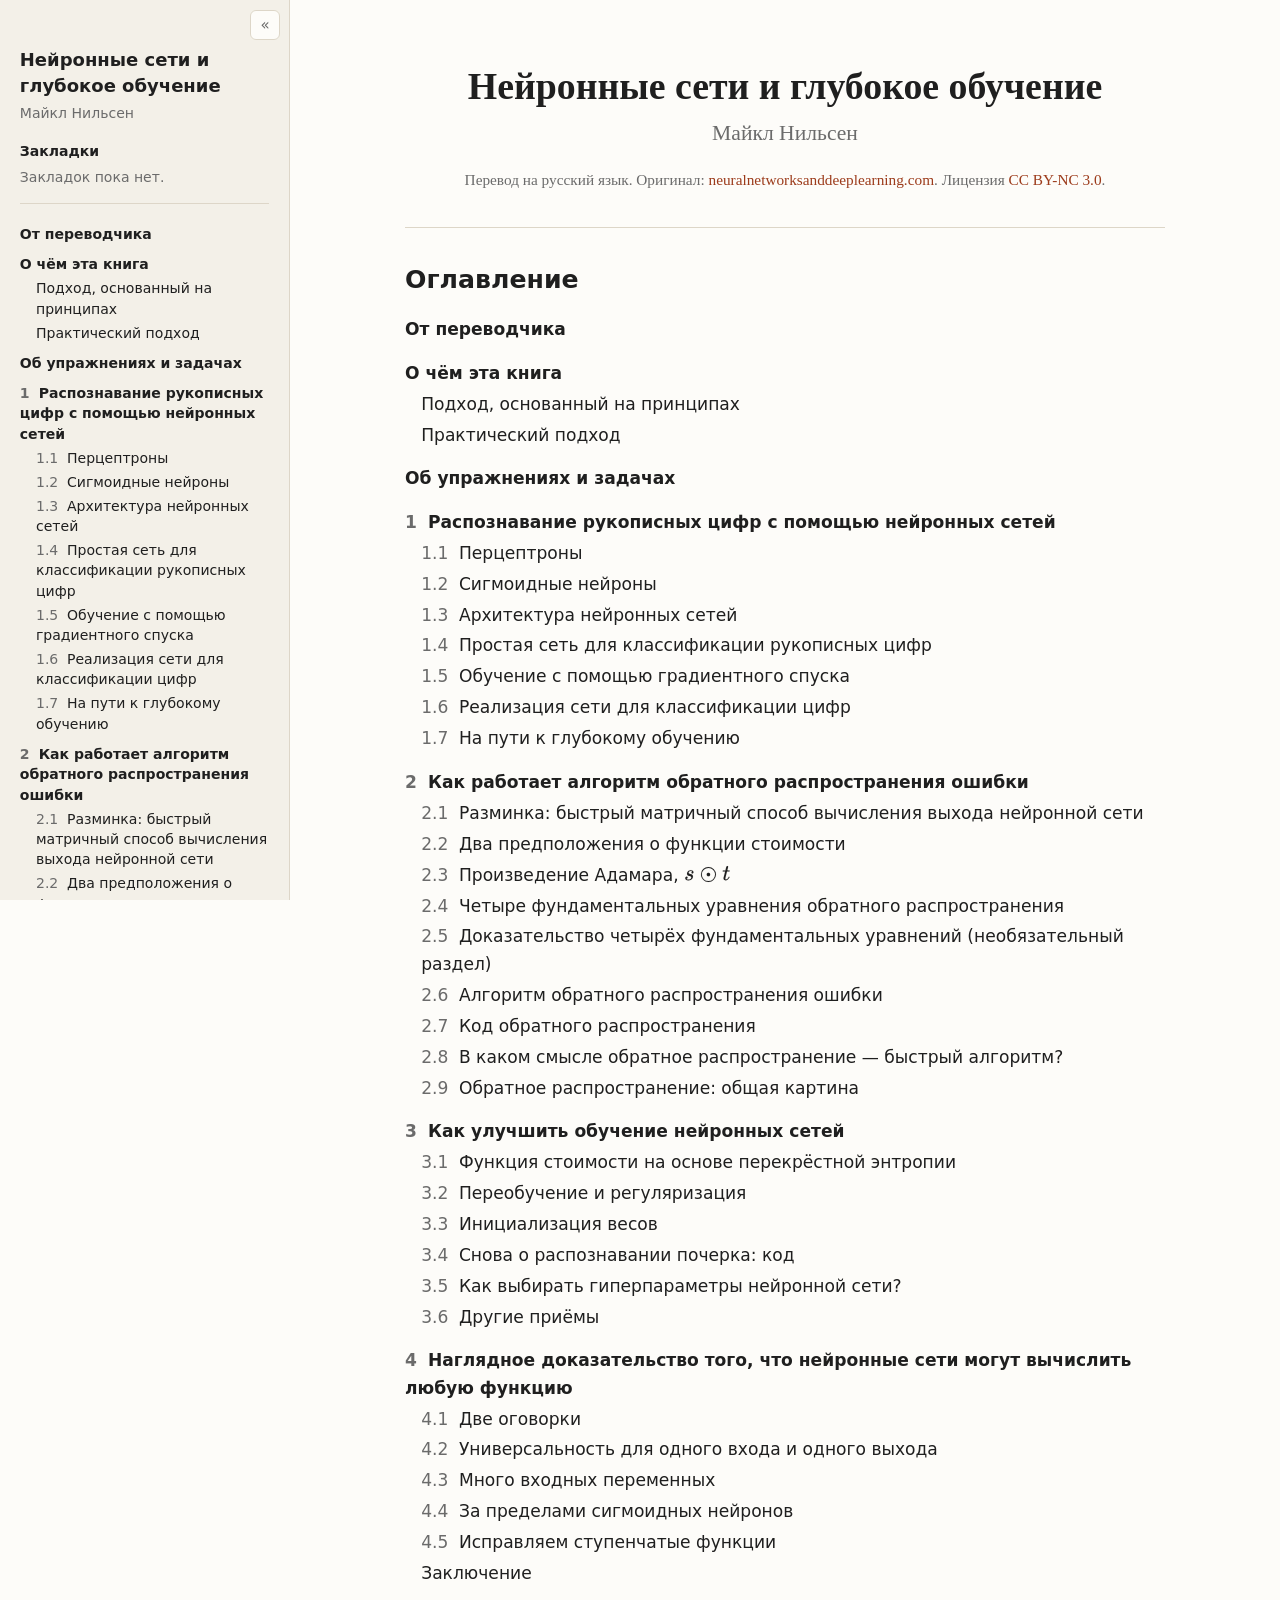
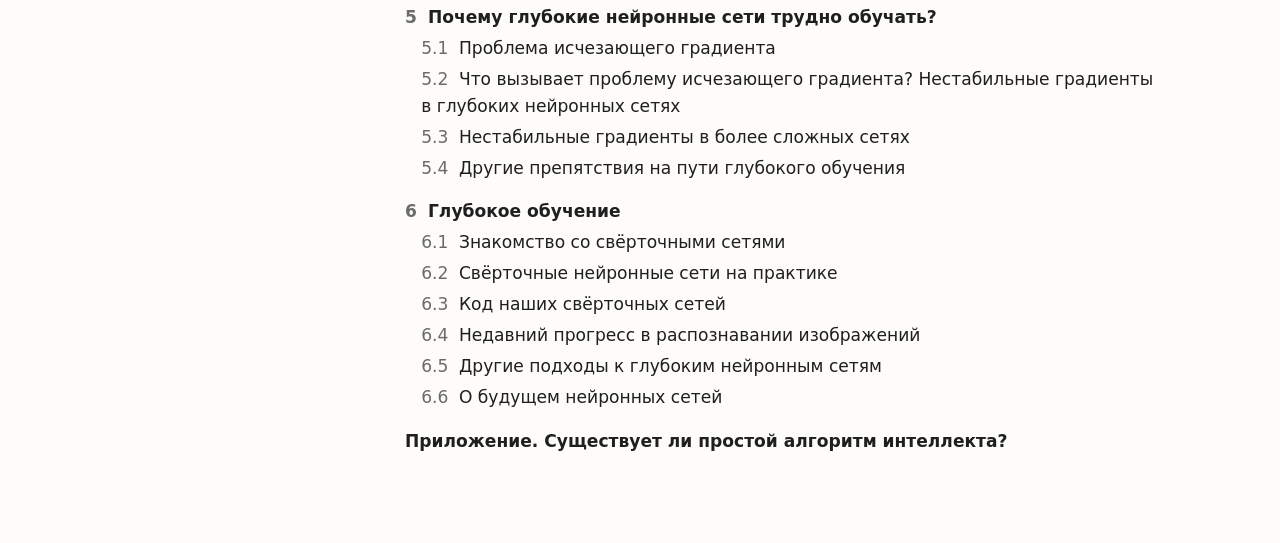
<file: index.html>
<!DOCTYPE html>
<html lang="ru">
<head>
  <meta charset="utf-8" />
  <meta name="viewport" content="width=device-width, initial-scale=1.0" />
  <title>Нейронные сети и глубокое обучение</title>
  <link rel="stylesheet" href="style.css" />
  <script>
    window.MathJax = {
      tex: { inlineMath: [['\\(', '\\)']], displayMath: [['\\[', '\\]']], tags: 'none' },
      svg: { fontCache: 'global' },
      options: { enableMenu: false }
    };
  </script>
  <script>try{if(localStorage.getItem("nndl-ru:sidebar")==="hidden")document.documentElement.classList.add("sb-hidden")}catch(e){}</script>
  <script defer src="mathjax.js"></script>
  <script defer src="bookmarks.js"></script>
</head>
<body>
<input type="checkbox" id="menu-toggle" />
<label for="menu-toggle" class="menu-btn" title="Оглавление">☰</label>
<button class="sb-toggle" type="button" title="Скрыть / показать боковую панель" aria-label="Скрыть или показать боковую панель"
  onclick="var h=document.documentElement;h.classList.toggle('sb-hidden');try{localStorage.setItem('nndl-ru:sidebar',h.classList.contains('sb-hidden')?'hidden':'shown')}catch(e){}"></button>
<aside class="sidebar">
  <a class="book-title" href="index.html">Нейронные сети и глубокое
обучение</a>
  <div class="book-author">Майкл Нильсен</div>
  <nav class="toc">
<ul>
<li><a href="part00.html" id="toc-от-переводчика">От
переводчика</a></li>
<li><a href="part01.html" id="toc-о-чём-эта-книга">О чём эта
книга</a>
<ul>
<li><a href="part01.html#подход-основанный-на-принципах"
id="toc-подход-основанный-на-принципах">Подход, основанный на
принципах</a></li>
<li><a href="part01.html#практический-подход"
id="toc-практический-подход">Практический подход</a></li>
</ul></li>
<li><a href="part02.html"
id="toc-об-упражнениях-и-задачах">Об упражнениях и задачах</a></li>
<li><a
href="part03.html"
id="toc-распознавание-рукописных-цифр-с-помощью-нейронных-сетей"><span
class="toc-section-number">1</span> Распознавание рукописных цифр с
помощью нейронных сетей</a>
<ul>
<li><a
href="part03.html#перцептроны"
id="toc-перцептроны"><span class="toc-section-number">1.1</span>
Перцептроны</a></li>
<li><a
href="part03.html#сигмоидные-нейроны"
id="toc-сигмоидные-нейроны"><span class="toc-section-number">1.2</span>
Сигмоидные нейроны</a></li>
<li><a
href="part03.html#архитектура-нейронных-сетей"
id="toc-архитектура-нейронных-сетей"><span
class="toc-section-number">1.3</span> Архитектура нейронных
сетей</a></li>
<li><a
href="part03.html#простая-сеть-для-классификации-рукописных-цифр"
id="toc-простая-сеть-для-классификации-рукописных-цифр"><span
class="toc-section-number">1.4</span> Простая сеть для классификации
рукописных цифр</a></li>
<li><a
href="part03.html#sec:1.5"
id="toc-sec:1.5"><span class="toc-section-number">1.5</span> Обучение с
помощью градиентного спуска</a></li>
<li><a
href="part03.html#sec:1.7"
id="toc-sec:1.7"><span class="toc-section-number">1.6</span> Реализация
сети для классификации цифр</a></li>
<li><a
href="part03.html#sec:1.8"
id="toc-sec:1.8"><span class="toc-section-number">1.7</span> На пути к
глубокому обучению</a></li>
</ul></li>
<li><a
href="part04.html"
id="toc-как-работает-алгоритм-обратного-распространения-ошибки"><span
class="toc-section-number">2</span> Как работает алгоритм обратного
распространения ошибки</a>
<ul>
<li><a
href="part04.html#разминка-быстрый-матричный-способ-вычисления-выхода-нейронной-сети"
id="toc-разминка-быстрый-матричный-способ-вычисления-выхода-нейронной-сети"><span
class="toc-section-number">2.1</span> Разминка: быстрый матричный способ
вычисления выхода нейронной сети</a></li>
<li><a
href="part04.html#два-предположения-о-функции-стоимости"
id="toc-два-предположения-о-функции-стоимости"><span
class="toc-section-number">2.2</span> Два предположения о функции
стоимости</a></li>
<li><a
href="part04.html#произведение-адамара-sodott"
id="toc-произведение-адамара-sodott"><span
class="toc-section-number">2.3</span> Произведение Адамара, <span
class="math inline">\(s\odot{}t\)</span></a></li>
<li><a
href="part04.html#sec:2.4"
id="toc-sec:2.4"><span class="toc-section-number">2.4</span> Четыре
фундаментальных уравнения обратного распространения</a></li>
<li><a
href="part04.html#sec:2.5"
id="toc-sec:2.5"><span class="toc-section-number">2.5</span>
Доказательство четырёх фундаментальных уравнений (необязательный
раздел)</a></li>
<li><a
href="part04.html#sec:2.6"
id="toc-sec:2.6"><span class="toc-section-number">2.6</span> Алгоритм
обратного распространения ошибки</a></li>
<li><a
href="part04.html#sec:2.7"
id="toc-sec:2.7"><span class="toc-section-number">2.7</span> Код
обратного распространения</a></li>
<li><a
href="part04.html#sec:2.8"
id="toc-sec:2.8"><span class="toc-section-number">2.8</span> В каком
смысле обратное распространение — быстрый алгоритм?</a></li>
<li><a
href="part04.html#sec:2.9"
id="toc-sec:2.9"><span class="toc-section-number">2.9</span> Обратное
распространение: общая картина</a></li>
</ul></li>
<li><a href="part05.html" id="toc-sec:3.1"><span
class="toc-section-number">3</span> Как улучшить обучение нейронных
сетей</a>
<ul>
<li><a
href="part05.html#функция-стоимости-на-основе-перекрёстной-энтропии"
id="toc-функция-стоимости-на-основе-перекрёстной-энтропии"><span
class="toc-section-number">3.1</span> Функция стоимости на основе
перекрёстной энтропии</a></li>
<li><a href="part05.html#sec:3.2" id="toc-sec:3.2"><span
class="toc-section-number">3.2</span> Переобучение и
регуляризация</a></li>
<li><a href="part05.html#sec:3.3" id="toc-sec:3.3"><span
class="toc-section-number">3.3</span> Инициализация весов</a></li>
<li><a href="part05.html#sec:3.4" id="toc-sec:3.4"><span
class="toc-section-number">3.4</span> Снова о распознавании почерка:
код</a></li>
<li><a href="part05.html#sec:3.5" id="toc-sec:3.5"><span
class="toc-section-number">3.5</span> Как выбирать гиперпараметры
нейронной сети?</a></li>
<li><a href="part05.html#sec:3.6" id="toc-sec:3.6"><span
class="toc-section-number">3.6</span> Другие приёмы</a></li>
</ul></li>
<li><a
href="part06.html"
id="toc-наглядное-доказательство-того-что-нейронные-сети-могут-вычислить-любую-функцию"><span
class="toc-section-number">4</span> Наглядное доказательство того, что
нейронные сети могут вычислить любую функцию</a>
<ul>
<li><a
href="part06.html#две-оговорки"
id="toc-две-оговорки"><span class="toc-section-number">4.1</span> Две
оговорки</a></li>
<li><a
href="part06.html#универсальность-для-одного-входа-и-одного-выхода"
id="toc-универсальность-для-одного-входа-и-одного-выхода"><span
class="toc-section-number">4.2</span> Универсальность для одного входа и
одного выхода</a></li>
<li><a
href="part06.html#много-входных-переменных"
id="toc-много-входных-переменных"><span
class="toc-section-number">4.3</span> Много входных переменных</a></li>
<li><a
href="part06.html#за-пределами-сигмоидных-нейронов"
id="toc-за-пределами-сигмоидных-нейронов"><span
class="toc-section-number">4.4</span> За пределами сигмоидных
нейронов</a></li>
<li><a
href="part06.html#исправляем-ступенчатые-функции"
id="toc-исправляем-ступенчатые-функции"><span
class="toc-section-number">4.5</span> Исправляем ступенчатые
функции</a></li>
<li><a
href="part06.html#заключение"
id="toc-заключение">Заключение</a></li>
</ul></li>
<li><a href="part07.html"
id="toc-почему-глубокие-нейронные-сети-трудно-обучать"><span
class="toc-section-number">5</span> Почему глубокие нейронные сети
трудно обучать?</a>
<ul>
<li><a
href="part07.html#проблема-исчезающего-градиента"
id="toc-проблема-исчезающего-градиента"><span
class="toc-section-number">5.1</span> Проблема исчезающего
градиента</a></li>
<li><a
href="part07.html#что-вызывает-проблему-исчезающего-градиента-нестабильные-градиенты-в-глубоких-нейронных-сетях"
id="toc-что-вызывает-проблему-исчезающего-градиента-нестабильные-градиенты-в-глубоких-нейронных-сетях"><span
class="toc-section-number">5.2</span> Что вызывает проблему исчезающего
градиента? Нестабильные градиенты в глубоких нейронных сетях</a></li>
<li><a
href="part07.html#нестабильные-градиенты-в-более-сложных-сетях"
id="toc-нестабильные-градиенты-в-более-сложных-сетях"><span
class="toc-section-number">5.3</span> Нестабильные градиенты в более
сложных сетях</a></li>
<li><a
href="part07.html#другие-препятствия-на-пути-глубокого-обучения"
id="toc-другие-препятствия-на-пути-глубокого-обучения"><span
class="toc-section-number">5.4</span> Другие препятствия на пути
глубокого обучения</a></li>
</ul></li>
<li><a href="part08.html" id="toc-глубокое-обучение"><span
class="toc-section-number">6</span> Глубокое обучение</a>
<ul>
<li><a href="part08.html#subseq:cnn"
id="toc-subseq:cnn"><span class="toc-section-number">6.1</span>
Знакомство со свёрточными сетями</a></li>
<li><a
href="part08.html#свёрточные-нейронные-сети-на-практике"
id="toc-свёрточные-нейронные-сети-на-практике"><span
class="toc-section-number">6.2</span> Свёрточные нейронные сети на
практике</a></li>
<li><a href="part08.html#код-наших-свёрточных-сетей"
id="toc-код-наших-свёрточных-сетей"><span
class="toc-section-number">6.3</span> Код наших свёрточных
сетей</a></li>
<li><a
href="part08.html#недавний-прогресс-в-распознавании-изображений"
id="toc-недавний-прогресс-в-распознавании-изображений"><span
class="toc-section-number">6.4</span> Недавний прогресс в распознавании
изображений</a></li>
<li><a
href="part08.html#другие-подходы-к-глубоким-нейронным-сетям"
id="toc-другие-подходы-к-глубоким-нейронным-сетям"><span
class="toc-section-number">6.5</span> Другие подходы к глубоким
нейронным сетям</a></li>
<li><a href="part08.html#о-будущем-нейронных-сетей"
id="toc-о-будущем-нейронных-сетей"><span
class="toc-section-number">6.6</span> О будущем нейронных сетей</a></li>
</ul></li>
<li><a
href="part09.html"
id="toc-приложение.-существует-ли-простой-алгоритм-интеллекта">Приложение.
Существует ли простой алгоритм интеллекта?</a></li>
</ul>
  </nav>
</aside>
<main>
<header class="cover">
  <h1>Нейронные сети и глубокое обучение</h1>
  <p class="subtitle">Майкл Нильсен</p>
  <p class="note">Перевод на русский язык. Оригинал: <a href="http://neuralnetworksanddeeplearning.com">neuralnetworksanddeeplearning.com</a>.
  Лицензия <a href="https://creativecommons.org/licenses/by-nc/3.0/deed.ru">CC BY-NC 3.0</a>.</p>
</header>
<article>
<nav class="toc toc-main">
<h2>Оглавление</h2>
<ul>
<li><a href="part00.html" id="toc-от-переводчика">От
переводчика</a></li>
<li><a href="part01.html" id="toc-о-чём-эта-книга">О чём эта
книга</a>
<ul>
<li><a href="part01.html#подход-основанный-на-принципах"
id="toc-подход-основанный-на-принципах">Подход, основанный на
принципах</a></li>
<li><a href="part01.html#практический-подход"
id="toc-практический-подход">Практический подход</a></li>
</ul></li>
<li><a href="part02.html"
id="toc-об-упражнениях-и-задачах">Об упражнениях и задачах</a></li>
<li><a
href="part03.html"
id="toc-распознавание-рукописных-цифр-с-помощью-нейронных-сетей"><span
class="toc-section-number">1</span> Распознавание рукописных цифр с
помощью нейронных сетей</a>
<ul>
<li><a
href="part03.html#перцептроны"
id="toc-перцептроны"><span class="toc-section-number">1.1</span>
Перцептроны</a></li>
<li><a
href="part03.html#сигмоидные-нейроны"
id="toc-сигмоидные-нейроны"><span class="toc-section-number">1.2</span>
Сигмоидные нейроны</a></li>
<li><a
href="part03.html#архитектура-нейронных-сетей"
id="toc-архитектура-нейронных-сетей"><span
class="toc-section-number">1.3</span> Архитектура нейронных
сетей</a></li>
<li><a
href="part03.html#простая-сеть-для-классификации-рукописных-цифр"
id="toc-простая-сеть-для-классификации-рукописных-цифр"><span
class="toc-section-number">1.4</span> Простая сеть для классификации
рукописных цифр</a></li>
<li><a
href="part03.html#sec:1.5"
id="toc-sec:1.5"><span class="toc-section-number">1.5</span> Обучение с
помощью градиентного спуска</a></li>
<li><a
href="part03.html#sec:1.7"
id="toc-sec:1.7"><span class="toc-section-number">1.6</span> Реализация
сети для классификации цифр</a></li>
<li><a
href="part03.html#sec:1.8"
id="toc-sec:1.8"><span class="toc-section-number">1.7</span> На пути к
глубокому обучению</a></li>
</ul></li>
<li><a
href="part04.html"
id="toc-как-работает-алгоритм-обратного-распространения-ошибки"><span
class="toc-section-number">2</span> Как работает алгоритм обратного
распространения ошибки</a>
<ul>
<li><a
href="part04.html#разминка-быстрый-матричный-способ-вычисления-выхода-нейронной-сети"
id="toc-разминка-быстрый-матричный-способ-вычисления-выхода-нейронной-сети"><span
class="toc-section-number">2.1</span> Разминка: быстрый матричный способ
вычисления выхода нейронной сети</a></li>
<li><a
href="part04.html#два-предположения-о-функции-стоимости"
id="toc-два-предположения-о-функции-стоимости"><span
class="toc-section-number">2.2</span> Два предположения о функции
стоимости</a></li>
<li><a
href="part04.html#произведение-адамара-sodott"
id="toc-произведение-адамара-sodott"><span
class="toc-section-number">2.3</span> Произведение Адамара, <span
class="math inline">\(s\odot{}t\)</span></a></li>
<li><a
href="part04.html#sec:2.4"
id="toc-sec:2.4"><span class="toc-section-number">2.4</span> Четыре
фундаментальных уравнения обратного распространения</a></li>
<li><a
href="part04.html#sec:2.5"
id="toc-sec:2.5"><span class="toc-section-number">2.5</span>
Доказательство четырёх фундаментальных уравнений (необязательный
раздел)</a></li>
<li><a
href="part04.html#sec:2.6"
id="toc-sec:2.6"><span class="toc-section-number">2.6</span> Алгоритм
обратного распространения ошибки</a></li>
<li><a
href="part04.html#sec:2.7"
id="toc-sec:2.7"><span class="toc-section-number">2.7</span> Код
обратного распространения</a></li>
<li><a
href="part04.html#sec:2.8"
id="toc-sec:2.8"><span class="toc-section-number">2.8</span> В каком
смысле обратное распространение — быстрый алгоритм?</a></li>
<li><a
href="part04.html#sec:2.9"
id="toc-sec:2.9"><span class="toc-section-number">2.9</span> Обратное
распространение: общая картина</a></li>
</ul></li>
<li><a href="part05.html" id="toc-sec:3.1"><span
class="toc-section-number">3</span> Как улучшить обучение нейронных
сетей</a>
<ul>
<li><a
href="part05.html#функция-стоимости-на-основе-перекрёстной-энтропии"
id="toc-функция-стоимости-на-основе-перекрёстной-энтропии"><span
class="toc-section-number">3.1</span> Функция стоимости на основе
перекрёстной энтропии</a></li>
<li><a href="part05.html#sec:3.2" id="toc-sec:3.2"><span
class="toc-section-number">3.2</span> Переобучение и
регуляризация</a></li>
<li><a href="part05.html#sec:3.3" id="toc-sec:3.3"><span
class="toc-section-number">3.3</span> Инициализация весов</a></li>
<li><a href="part05.html#sec:3.4" id="toc-sec:3.4"><span
class="toc-section-number">3.4</span> Снова о распознавании почерка:
код</a></li>
<li><a href="part05.html#sec:3.5" id="toc-sec:3.5"><span
class="toc-section-number">3.5</span> Как выбирать гиперпараметры
нейронной сети?</a></li>
<li><a href="part05.html#sec:3.6" id="toc-sec:3.6"><span
class="toc-section-number">3.6</span> Другие приёмы</a></li>
</ul></li>
<li><a
href="part06.html"
id="toc-наглядное-доказательство-того-что-нейронные-сети-могут-вычислить-любую-функцию"><span
class="toc-section-number">4</span> Наглядное доказательство того, что
нейронные сети могут вычислить любую функцию</a>
<ul>
<li><a
href="part06.html#две-оговорки"
id="toc-две-оговорки"><span class="toc-section-number">4.1</span> Две
оговорки</a></li>
<li><a
href="part06.html#универсальность-для-одного-входа-и-одного-выхода"
id="toc-универсальность-для-одного-входа-и-одного-выхода"><span
class="toc-section-number">4.2</span> Универсальность для одного входа и
одного выхода</a></li>
<li><a
href="part06.html#много-входных-переменных"
id="toc-много-входных-переменных"><span
class="toc-section-number">4.3</span> Много входных переменных</a></li>
<li><a
href="part06.html#за-пределами-сигмоидных-нейронов"
id="toc-за-пределами-сигмоидных-нейронов"><span
class="toc-section-number">4.4</span> За пределами сигмоидных
нейронов</a></li>
<li><a
href="part06.html#исправляем-ступенчатые-функции"
id="toc-исправляем-ступенчатые-функции"><span
class="toc-section-number">4.5</span> Исправляем ступенчатые
функции</a></li>
<li><a
href="part06.html#заключение"
id="toc-заключение">Заключение</a></li>
</ul></li>
<li><a href="part07.html"
id="toc-почему-глубокие-нейронные-сети-трудно-обучать"><span
class="toc-section-number">5</span> Почему глубокие нейронные сети
трудно обучать?</a>
<ul>
<li><a
href="part07.html#проблема-исчезающего-градиента"
id="toc-проблема-исчезающего-градиента"><span
class="toc-section-number">5.1</span> Проблема исчезающего
градиента</a></li>
<li><a
href="part07.html#что-вызывает-проблему-исчезающего-градиента-нестабильные-градиенты-в-глубоких-нейронных-сетях"
id="toc-что-вызывает-проблему-исчезающего-градиента-нестабильные-градиенты-в-глубоких-нейронных-сетях"><span
class="toc-section-number">5.2</span> Что вызывает проблему исчезающего
градиента? Нестабильные градиенты в глубоких нейронных сетях</a></li>
<li><a
href="part07.html#нестабильные-градиенты-в-более-сложных-сетях"
id="toc-нестабильные-градиенты-в-более-сложных-сетях"><span
class="toc-section-number">5.3</span> Нестабильные градиенты в более
сложных сетях</a></li>
<li><a
href="part07.html#другие-препятствия-на-пути-глубокого-обучения"
id="toc-другие-препятствия-на-пути-глубокого-обучения"><span
class="toc-section-number">5.4</span> Другие препятствия на пути
глубокого обучения</a></li>
</ul></li>
<li><a href="part08.html" id="toc-глубокое-обучение"><span
class="toc-section-number">6</span> Глубокое обучение</a>
<ul>
<li><a href="part08.html#subseq:cnn"
id="toc-subseq:cnn"><span class="toc-section-number">6.1</span>
Знакомство со свёрточными сетями</a></li>
<li><a
href="part08.html#свёрточные-нейронные-сети-на-практике"
id="toc-свёрточные-нейронные-сети-на-практике"><span
class="toc-section-number">6.2</span> Свёрточные нейронные сети на
практике</a></li>
<li><a href="part08.html#код-наших-свёрточных-сетей"
id="toc-код-наших-свёрточных-сетей"><span
class="toc-section-number">6.3</span> Код наших свёрточных
сетей</a></li>
<li><a
href="part08.html#недавний-прогресс-в-распознавании-изображений"
id="toc-недавний-прогресс-в-распознавании-изображений"><span
class="toc-section-number">6.4</span> Недавний прогресс в распознавании
изображений</a></li>
<li><a
href="part08.html#другие-подходы-к-глубоким-нейронным-сетям"
id="toc-другие-подходы-к-глубоким-нейронным-сетям"><span
class="toc-section-number">6.5</span> Другие подходы к глубоким
нейронным сетям</a></li>
<li><a href="part08.html#о-будущем-нейронных-сетей"
id="toc-о-будущем-нейронных-сетей"><span
class="toc-section-number">6.6</span> О будущем нейронных сетей</a></li>
</ul></li>
<li><a
href="part09.html"
id="toc-приложение.-существует-ли-простой-алгоритм-интеллекта">Приложение.
Существует ли простой алгоритм интеллекта?</a></li>
</ul>
</nav>

</article>
</main>
</body>
</html>
</file>
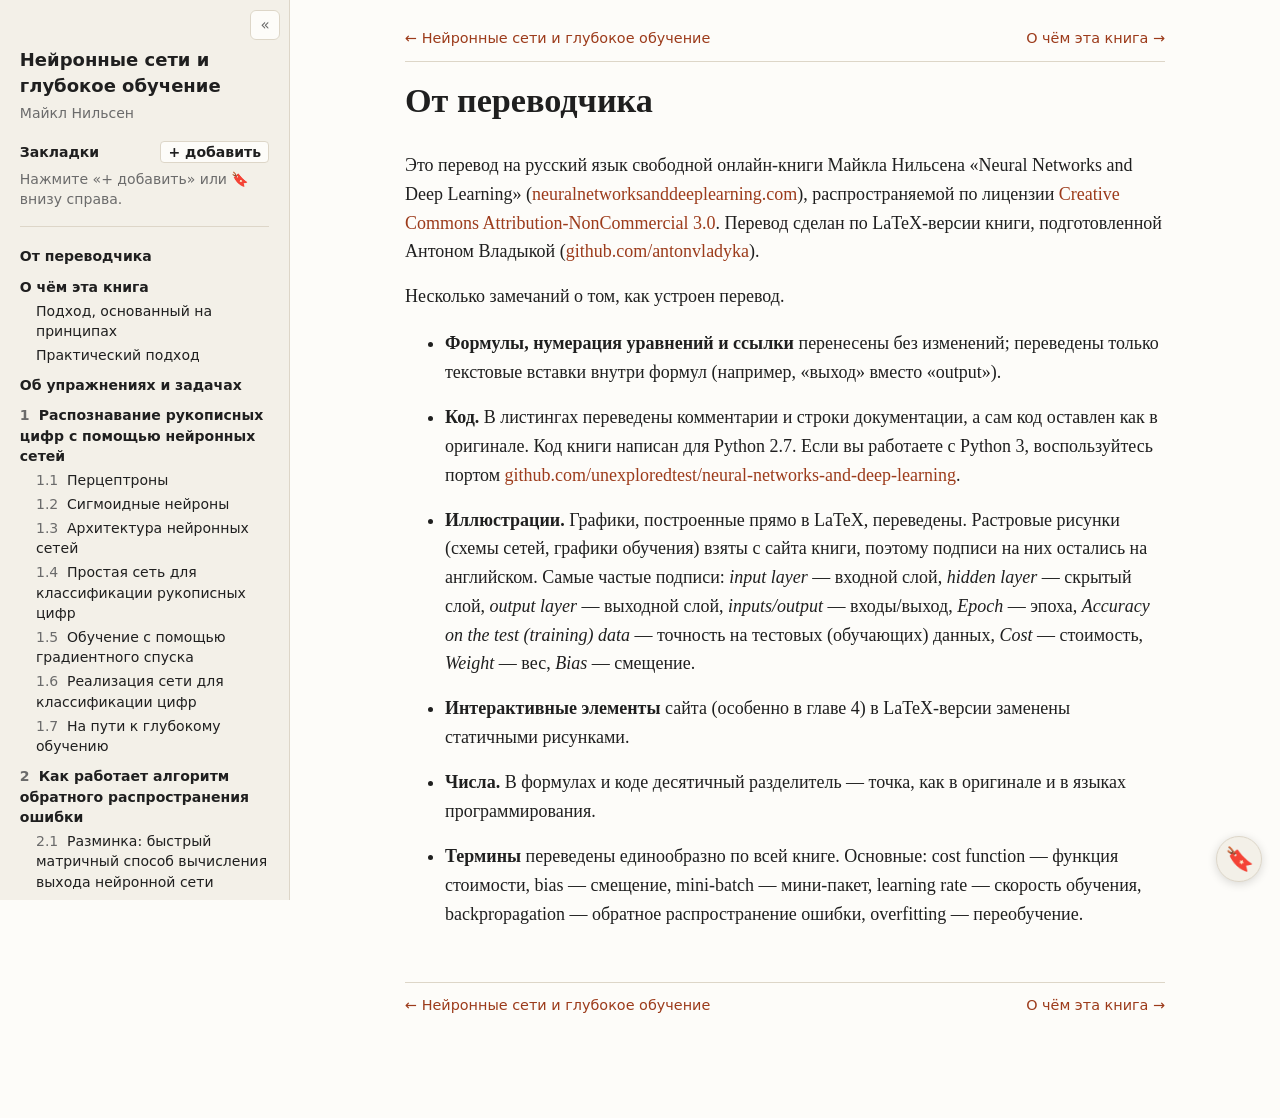
<file: part00.html>
<!DOCTYPE html>
<html lang="ru">
<head>
  <meta charset="utf-8" />
  <meta name="viewport" content="width=device-width, initial-scale=1.0" />
  <title>От переводчика — Нейронные сети и глубокое обучение</title>
  <link rel="stylesheet" href="style.css" />
  <script>
    window.MathJax = {
      tex: { inlineMath: [['\\(', '\\)']], displayMath: [['\\[', '\\]']], tags: 'none' },
      svg: { fontCache: 'global' },
      options: { enableMenu: false }
    };
  </script>
  <script>try{if(localStorage.getItem("nndl-ru:sidebar")==="hidden")document.documentElement.classList.add("sb-hidden")}catch(e){}</script>
  <script defer src="mathjax.js"></script>
  <script defer src="bookmarks.js"></script>
</head>
<body>
<input type="checkbox" id="menu-toggle" />
<label for="menu-toggle" class="menu-btn" title="Оглавление">☰</label>
<button class="sb-toggle" type="button" title="Скрыть / показать боковую панель" aria-label="Скрыть или показать боковую панель"
  onclick="var h=document.documentElement;h.classList.toggle('sb-hidden');try{localStorage.setItem('nndl-ru:sidebar',h.classList.contains('sb-hidden')?'hidden':'shown')}catch(e){}"></button>
<aside class="sidebar">
  <a class="book-title" href="index.html">Нейронные сети и глубокое обучение</a>
  <div class="book-author">Майкл Нильсен</div>
  <nav class="toc">
<ul>
<li><a href="part00.html" id="toc-от-переводчика">От
переводчика</a></li>
<li><a href="part01.html" id="toc-о-чём-эта-книга">О чём эта
книга</a>
<ul>
<li><a href="part01.html#подход-основанный-на-принципах"
id="toc-подход-основанный-на-принципах">Подход, основанный на
принципах</a></li>
<li><a href="part01.html#практический-подход"
id="toc-практический-подход">Практический подход</a></li>
</ul></li>
<li><a href="part02.html"
id="toc-об-упражнениях-и-задачах">Об упражнениях и задачах</a></li>
<li><a
href="part03.html"
id="toc-распознавание-рукописных-цифр-с-помощью-нейронных-сетей"><span
class="toc-section-number">1</span> Распознавание рукописных цифр с
помощью нейронных сетей</a>
<ul>
<li><a
href="part03.html#перцептроны"
id="toc-перцептроны"><span class="toc-section-number">1.1</span>
Перцептроны</a></li>
<li><a
href="part03.html#сигмоидные-нейроны"
id="toc-сигмоидные-нейроны"><span class="toc-section-number">1.2</span>
Сигмоидные нейроны</a></li>
<li><a
href="part03.html#архитектура-нейронных-сетей"
id="toc-архитектура-нейронных-сетей"><span
class="toc-section-number">1.3</span> Архитектура нейронных
сетей</a></li>
<li><a
href="part03.html#простая-сеть-для-классификации-рукописных-цифр"
id="toc-простая-сеть-для-классификации-рукописных-цифр"><span
class="toc-section-number">1.4</span> Простая сеть для классификации
рукописных цифр</a></li>
<li><a
href="part03.html#sec:1.5"
id="toc-sec:1.5"><span class="toc-section-number">1.5</span> Обучение с
помощью градиентного спуска</a></li>
<li><a
href="part03.html#sec:1.7"
id="toc-sec:1.7"><span class="toc-section-number">1.6</span> Реализация
сети для классификации цифр</a></li>
<li><a
href="part03.html#sec:1.8"
id="toc-sec:1.8"><span class="toc-section-number">1.7</span> На пути к
глубокому обучению</a></li>
</ul></li>
<li><a
href="part04.html"
id="toc-как-работает-алгоритм-обратного-распространения-ошибки"><span
class="toc-section-number">2</span> Как работает алгоритм обратного
распространения ошибки</a>
<ul>
<li><a
href="part04.html#разминка-быстрый-матричный-способ-вычисления-выхода-нейронной-сети"
id="toc-разминка-быстрый-матричный-способ-вычисления-выхода-нейронной-сети"><span
class="toc-section-number">2.1</span> Разминка: быстрый матричный способ
вычисления выхода нейронной сети</a></li>
<li><a
href="part04.html#два-предположения-о-функции-стоимости"
id="toc-два-предположения-о-функции-стоимости"><span
class="toc-section-number">2.2</span> Два предположения о функции
стоимости</a></li>
<li><a
href="part04.html#произведение-адамара-sodott"
id="toc-произведение-адамара-sodott"><span
class="toc-section-number">2.3</span> Произведение Адамара, <span
class="math inline">\(s\odot{}t\)</span></a></li>
<li><a
href="part04.html#sec:2.4"
id="toc-sec:2.4"><span class="toc-section-number">2.4</span> Четыре
фундаментальных уравнения обратного распространения</a></li>
<li><a
href="part04.html#sec:2.5"
id="toc-sec:2.5"><span class="toc-section-number">2.5</span>
Доказательство четырёх фундаментальных уравнений (необязательный
раздел)</a></li>
<li><a
href="part04.html#sec:2.6"
id="toc-sec:2.6"><span class="toc-section-number">2.6</span> Алгоритм
обратного распространения ошибки</a></li>
<li><a
href="part04.html#sec:2.7"
id="toc-sec:2.7"><span class="toc-section-number">2.7</span> Код
обратного распространения</a></li>
<li><a
href="part04.html#sec:2.8"
id="toc-sec:2.8"><span class="toc-section-number">2.8</span> В каком
смысле обратное распространение — быстрый алгоритм?</a></li>
<li><a
href="part04.html#sec:2.9"
id="toc-sec:2.9"><span class="toc-section-number">2.9</span> Обратное
распространение: общая картина</a></li>
</ul></li>
<li><a href="part05.html" id="toc-sec:3.1"><span
class="toc-section-number">3</span> Как улучшить обучение нейронных
сетей</a>
<ul>
<li><a
href="part05.html#функция-стоимости-на-основе-перекрёстной-энтропии"
id="toc-функция-стоимости-на-основе-перекрёстной-энтропии"><span
class="toc-section-number">3.1</span> Функция стоимости на основе
перекрёстной энтропии</a></li>
<li><a href="part05.html#sec:3.2" id="toc-sec:3.2"><span
class="toc-section-number">3.2</span> Переобучение и
регуляризация</a></li>
<li><a href="part05.html#sec:3.3" id="toc-sec:3.3"><span
class="toc-section-number">3.3</span> Инициализация весов</a></li>
<li><a href="part05.html#sec:3.4" id="toc-sec:3.4"><span
class="toc-section-number">3.4</span> Снова о распознавании почерка:
код</a></li>
<li><a href="part05.html#sec:3.5" id="toc-sec:3.5"><span
class="toc-section-number">3.5</span> Как выбирать гиперпараметры
нейронной сети?</a></li>
<li><a href="part05.html#sec:3.6" id="toc-sec:3.6"><span
class="toc-section-number">3.6</span> Другие приёмы</a></li>
</ul></li>
<li><a
href="part06.html"
id="toc-наглядное-доказательство-того-что-нейронные-сети-могут-вычислить-любую-функцию"><span
class="toc-section-number">4</span> Наглядное доказательство того, что
нейронные сети могут вычислить любую функцию</a>
<ul>
<li><a
href="part06.html#две-оговорки"
id="toc-две-оговорки"><span class="toc-section-number">4.1</span> Две
оговорки</a></li>
<li><a
href="part06.html#универсальность-для-одного-входа-и-одного-выхода"
id="toc-универсальность-для-одного-входа-и-одного-выхода"><span
class="toc-section-number">4.2</span> Универсальность для одного входа и
одного выхода</a></li>
<li><a
href="part06.html#много-входных-переменных"
id="toc-много-входных-переменных"><span
class="toc-section-number">4.3</span> Много входных переменных</a></li>
<li><a
href="part06.html#за-пределами-сигмоидных-нейронов"
id="toc-за-пределами-сигмоидных-нейронов"><span
class="toc-section-number">4.4</span> За пределами сигмоидных
нейронов</a></li>
<li><a
href="part06.html#исправляем-ступенчатые-функции"
id="toc-исправляем-ступенчатые-функции"><span
class="toc-section-number">4.5</span> Исправляем ступенчатые
функции</a></li>
<li><a
href="part06.html#заключение"
id="toc-заключение">Заключение</a></li>
</ul></li>
<li><a href="part07.html"
id="toc-почему-глубокие-нейронные-сети-трудно-обучать"><span
class="toc-section-number">5</span> Почему глубокие нейронные сети
трудно обучать?</a>
<ul>
<li><a
href="part07.html#проблема-исчезающего-градиента"
id="toc-проблема-исчезающего-градиента"><span
class="toc-section-number">5.1</span> Проблема исчезающего
градиента</a></li>
<li><a
href="part07.html#что-вызывает-проблему-исчезающего-градиента-нестабильные-градиенты-в-глубоких-нейронных-сетях"
id="toc-что-вызывает-проблему-исчезающего-градиента-нестабильные-градиенты-в-глубоких-нейронных-сетях"><span
class="toc-section-number">5.2</span> Что вызывает проблему исчезающего
градиента? Нестабильные градиенты в глубоких нейронных сетях</a></li>
<li><a
href="part07.html#нестабильные-градиенты-в-более-сложных-сетях"
id="toc-нестабильные-градиенты-в-более-сложных-сетях"><span
class="toc-section-number">5.3</span> Нестабильные градиенты в более
сложных сетях</a></li>
<li><a
href="part07.html#другие-препятствия-на-пути-глубокого-обучения"
id="toc-другие-препятствия-на-пути-глубокого-обучения"><span
class="toc-section-number">5.4</span> Другие препятствия на пути
глубокого обучения</a></li>
</ul></li>
<li><a href="part08.html" id="toc-глубокое-обучение"><span
class="toc-section-number">6</span> Глубокое обучение</a>
<ul>
<li><a href="part08.html#subseq:cnn"
id="toc-subseq:cnn"><span class="toc-section-number">6.1</span>
Знакомство со свёрточными сетями</a></li>
<li><a
href="part08.html#свёрточные-нейронные-сети-на-практике"
id="toc-свёрточные-нейронные-сети-на-практике"><span
class="toc-section-number">6.2</span> Свёрточные нейронные сети на
практике</a></li>
<li><a href="part08.html#код-наших-свёрточных-сетей"
id="toc-код-наших-свёрточных-сетей"><span
class="toc-section-number">6.3</span> Код наших свёрточных
сетей</a></li>
<li><a
href="part08.html#недавний-прогресс-в-распознавании-изображений"
id="toc-недавний-прогресс-в-распознавании-изображений"><span
class="toc-section-number">6.4</span> Недавний прогресс в распознавании
изображений</a></li>
<li><a
href="part08.html#другие-подходы-к-глубоким-нейронным-сетям"
id="toc-другие-подходы-к-глубоким-нейронным-сетям"><span
class="toc-section-number">6.5</span> Другие подходы к глубоким
нейронным сетям</a></li>
<li><a href="part08.html#о-будущем-нейронных-сетей"
id="toc-о-будущем-нейронных-сетей"><span
class="toc-section-number">6.6</span> О будущем нейронных сетей</a></li>
</ul></li>
<li><a
href="part09.html"
id="toc-приложение.-существует-ли-простой-алгоритм-интеллекта">Приложение.
Существует ли простой алгоритм интеллекта?</a></li>
</ul>
  </nav>
</aside>
<main>
<nav class="pager">
  <span><a href="index.html" rel="prev">← Нейронные сети и глубокое обучение</a></span>
  <span><a href="part01.html" rel="next">О чём эта книга →</a></span>
</nav>
<article>
<h1 class="unnumbered" id="от-переводчика">От переводчика</h1>
<p>Это перевод на русский язык свободной онлайн-книги Майкла Нильсена
«Neural Networks and Deep Learning» (<a
href="http://neuralnetworksanddeeplearning.com">neuralnetworksanddeeplearning.com</a>),
распространяемой по лицензии <a
href="https://creativecommons.org/licenses/by-nc/3.0/deed.ru">Creative
Commons Attribution-NonCommercial 3.0</a>. Перевод сделан по
LaTeX-версии книги, подготовленной Антоном Владыкой (<a
href="https://github.com/antonvladyka/neuralnetworksanddeeplearning.com.pdf">github.com/antonvladyka</a>).</p>
<p>Несколько замечаний о том, как устроен перевод.</p>
<ul>
<li><p><strong>Формулы, нумерация уравнений и ссылки</strong> перенесены
без изменений; переведены только текстовые вставки внутри формул
(например, «выход» вместо «output»).</p></li>
<li><p><strong>Код.</strong> В листингах переведены комментарии и строки
документации, а сам код оставлен как в оригинале. Код книги написан для
Python 2.7. Если вы работаете с Python 3, воспользуйтесь портом <a
href="https://github.com/unexploredtest/neural-networks-and-deep-learning">github.com/unexploredtest/neural-networks-and-deep-learning</a>.</p></li>
<li><p><strong>Иллюстрации.</strong> Графики, построенные прямо в LaTeX,
переведены. Растровые рисунки (схемы сетей, графики обучения) взяты с
сайта книги, поэтому подписи на них остались на английском. Самые частые
подписи: <em>input layer</em> — входной слой, <em>hidden layer</em> —
скрытый слой, <em>output layer</em> — выходной слой,
<em>inputs/output</em> — входы/выход, <em>Epoch</em> — эпоха,
<em>Accuracy on the test (training) data</em> — точность на тестовых
(обучающих) данных, <em>Cost</em> — стоимость, <em>Weight</em> — вес,
<em>Bias</em> — смещение.</p></li>
<li><p><strong>Интерактивные элементы</strong> сайта (особенно в главе
4) в LaTeX-версии заменены статичными рисунками.</p></li>
<li><p><strong>Числа.</strong> В формулах и коде десятичный разделитель
— точка, как в оригинале и в языках программирования.</p></li>
<li><p><strong>Термины</strong> переведены единообразно по всей книге.
Основные: cost function — функция стоимости, bias — смещение, mini-batch
— мини-пакет, learning rate — скорость обучения, backpropagation —
обратное распространение ошибки, overfitting — переобучение.</p></li>
</ul>
</article>
<nav class="pager bottom">
  <span><a href="index.html" rel="prev">← Нейронные сети и глубокое обучение</a></span>
  <span><a href="part01.html" rel="next">О чём эта книга →</a></span>
</nav>
</main>
</body>
</html>
</file>
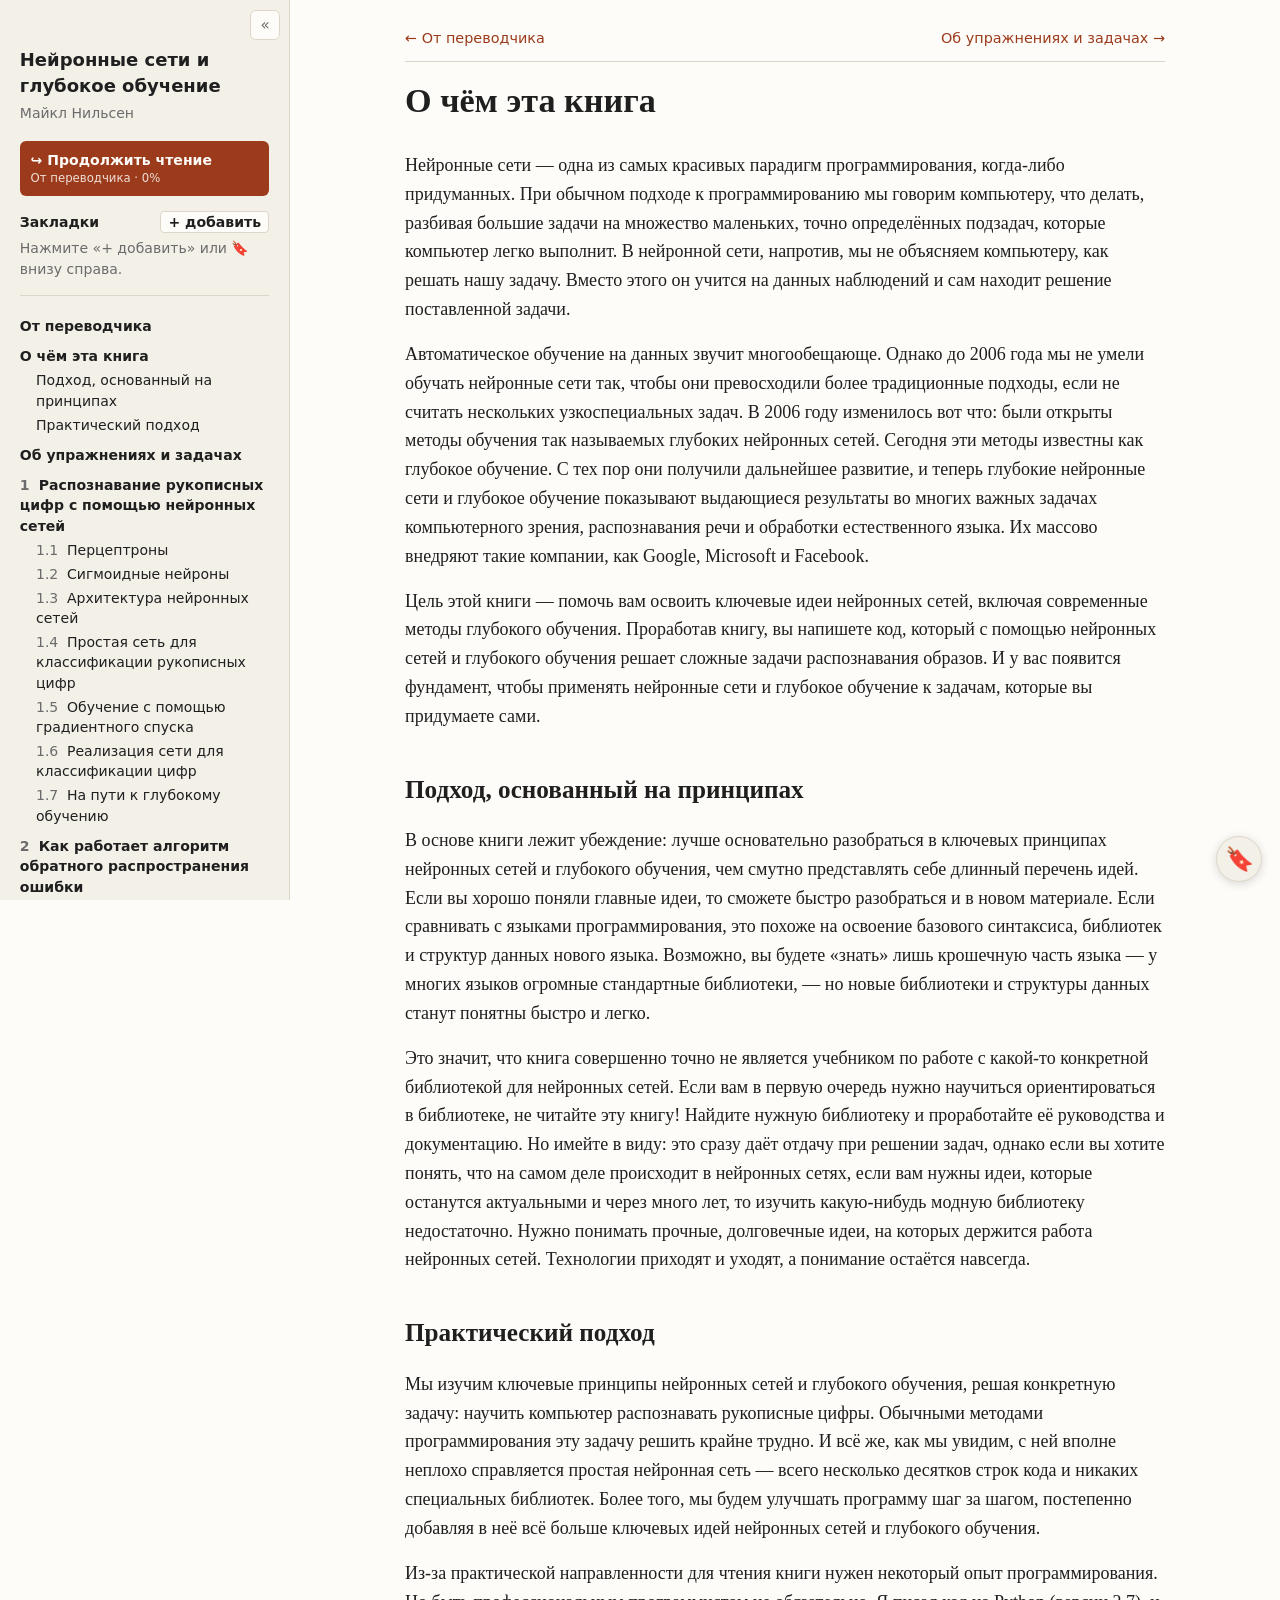
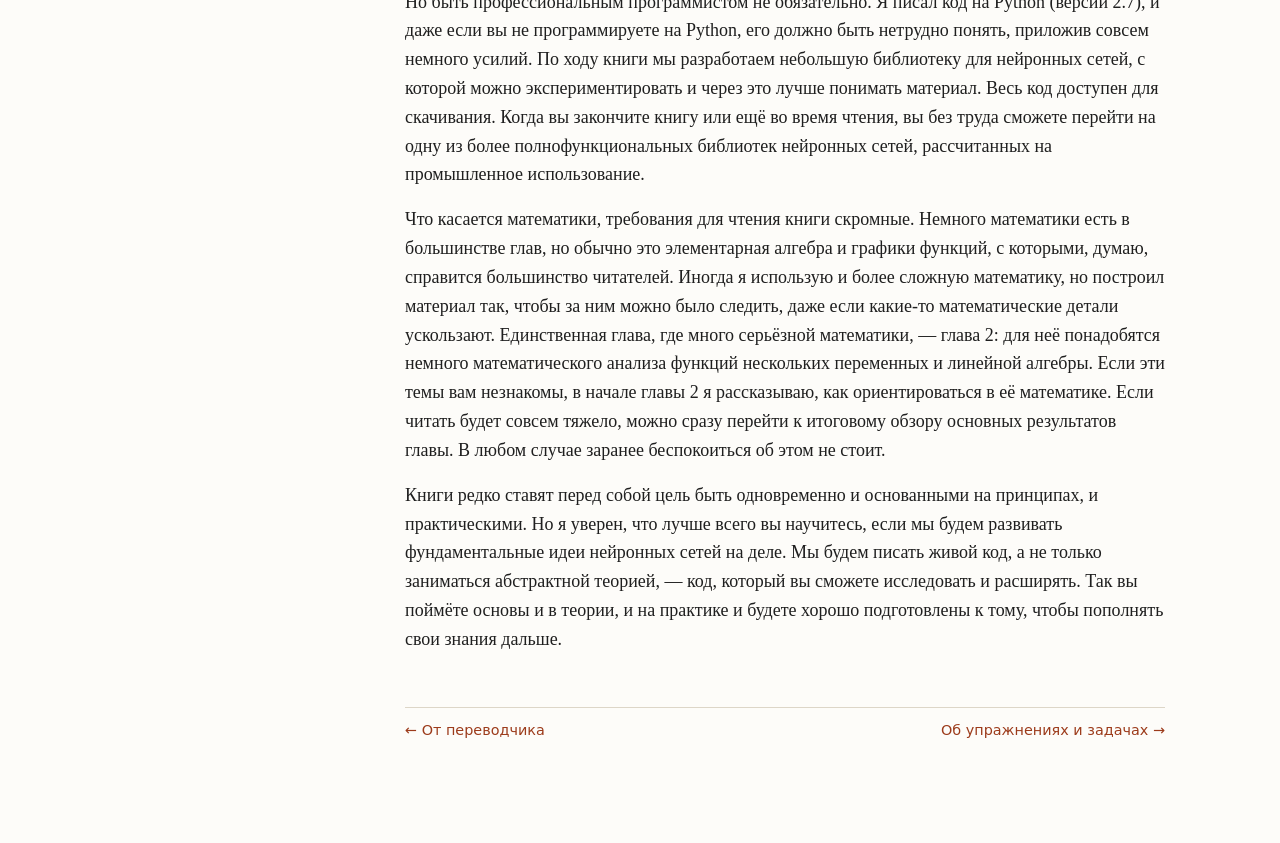
<file: part01.html>
<!DOCTYPE html>
<html lang="ru">
<head>
  <meta charset="utf-8" />
  <meta name="viewport" content="width=device-width, initial-scale=1.0" />
  <title>О чём эта книга — Нейронные сети и глубокое обучение</title>
  <link rel="stylesheet" href="style.css" />
  <script>
    window.MathJax = {
      tex: { inlineMath: [['\\(', '\\)']], displayMath: [['\\[', '\\]']], tags: 'none' },
      svg: { fontCache: 'global' },
      options: { enableMenu: false }
    };
  </script>
  <script>try{if(localStorage.getItem("nndl-ru:sidebar")==="hidden")document.documentElement.classList.add("sb-hidden")}catch(e){}</script>
  <script defer src="mathjax.js"></script>
  <script defer src="bookmarks.js"></script>
</head>
<body>
<input type="checkbox" id="menu-toggle" />
<label for="menu-toggle" class="menu-btn" title="Оглавление">☰</label>
<button class="sb-toggle" type="button" title="Скрыть / показать боковую панель" aria-label="Скрыть или показать боковую панель"
  onclick="var h=document.documentElement;h.classList.toggle('sb-hidden');try{localStorage.setItem('nndl-ru:sidebar',h.classList.contains('sb-hidden')?'hidden':'shown')}catch(e){}"></button>
<aside class="sidebar">
  <a class="book-title" href="index.html">Нейронные сети и глубокое обучение</a>
  <div class="book-author">Майкл Нильсен</div>
  <nav class="toc">
<ul>
<li><a href="part00.html" id="toc-от-переводчика">От
переводчика</a></li>
<li><a href="part01.html" id="toc-о-чём-эта-книга">О чём эта
книга</a>
<ul>
<li><a href="part01.html#подход-основанный-на-принципах"
id="toc-подход-основанный-на-принципах">Подход, основанный на
принципах</a></li>
<li><a href="part01.html#практический-подход"
id="toc-практический-подход">Практический подход</a></li>
</ul></li>
<li><a href="part02.html"
id="toc-об-упражнениях-и-задачах">Об упражнениях и задачах</a></li>
<li><a
href="part03.html"
id="toc-распознавание-рукописных-цифр-с-помощью-нейронных-сетей"><span
class="toc-section-number">1</span> Распознавание рукописных цифр с
помощью нейронных сетей</a>
<ul>
<li><a
href="part03.html#перцептроны"
id="toc-перцептроны"><span class="toc-section-number">1.1</span>
Перцептроны</a></li>
<li><a
href="part03.html#сигмоидные-нейроны"
id="toc-сигмоидные-нейроны"><span class="toc-section-number">1.2</span>
Сигмоидные нейроны</a></li>
<li><a
href="part03.html#архитектура-нейронных-сетей"
id="toc-архитектура-нейронных-сетей"><span
class="toc-section-number">1.3</span> Архитектура нейронных
сетей</a></li>
<li><a
href="part03.html#простая-сеть-для-классификации-рукописных-цифр"
id="toc-простая-сеть-для-классификации-рукописных-цифр"><span
class="toc-section-number">1.4</span> Простая сеть для классификации
рукописных цифр</a></li>
<li><a
href="part03.html#sec:1.5"
id="toc-sec:1.5"><span class="toc-section-number">1.5</span> Обучение с
помощью градиентного спуска</a></li>
<li><a
href="part03.html#sec:1.7"
id="toc-sec:1.7"><span class="toc-section-number">1.6</span> Реализация
сети для классификации цифр</a></li>
<li><a
href="part03.html#sec:1.8"
id="toc-sec:1.8"><span class="toc-section-number">1.7</span> На пути к
глубокому обучению</a></li>
</ul></li>
<li><a
href="part04.html"
id="toc-как-работает-алгоритм-обратного-распространения-ошибки"><span
class="toc-section-number">2</span> Как работает алгоритм обратного
распространения ошибки</a>
<ul>
<li><a
href="part04.html#разминка-быстрый-матричный-способ-вычисления-выхода-нейронной-сети"
id="toc-разминка-быстрый-матричный-способ-вычисления-выхода-нейронной-сети"><span
class="toc-section-number">2.1</span> Разминка: быстрый матричный способ
вычисления выхода нейронной сети</a></li>
<li><a
href="part04.html#два-предположения-о-функции-стоимости"
id="toc-два-предположения-о-функции-стоимости"><span
class="toc-section-number">2.2</span> Два предположения о функции
стоимости</a></li>
<li><a
href="part04.html#произведение-адамара-sodott"
id="toc-произведение-адамара-sodott"><span
class="toc-section-number">2.3</span> Произведение Адамара, <span
class="math inline">\(s\odot{}t\)</span></a></li>
<li><a
href="part04.html#sec:2.4"
id="toc-sec:2.4"><span class="toc-section-number">2.4</span> Четыре
фундаментальных уравнения обратного распространения</a></li>
<li><a
href="part04.html#sec:2.5"
id="toc-sec:2.5"><span class="toc-section-number">2.5</span>
Доказательство четырёх фундаментальных уравнений (необязательный
раздел)</a></li>
<li><a
href="part04.html#sec:2.6"
id="toc-sec:2.6"><span class="toc-section-number">2.6</span> Алгоритм
обратного распространения ошибки</a></li>
<li><a
href="part04.html#sec:2.7"
id="toc-sec:2.7"><span class="toc-section-number">2.7</span> Код
обратного распространения</a></li>
<li><a
href="part04.html#sec:2.8"
id="toc-sec:2.8"><span class="toc-section-number">2.8</span> В каком
смысле обратное распространение — быстрый алгоритм?</a></li>
<li><a
href="part04.html#sec:2.9"
id="toc-sec:2.9"><span class="toc-section-number">2.9</span> Обратное
распространение: общая картина</a></li>
</ul></li>
<li><a href="part05.html" id="toc-sec:3.1"><span
class="toc-section-number">3</span> Как улучшить обучение нейронных
сетей</a>
<ul>
<li><a
href="part05.html#функция-стоимости-на-основе-перекрёстной-энтропии"
id="toc-функция-стоимости-на-основе-перекрёстной-энтропии"><span
class="toc-section-number">3.1</span> Функция стоимости на основе
перекрёстной энтропии</a></li>
<li><a href="part05.html#sec:3.2" id="toc-sec:3.2"><span
class="toc-section-number">3.2</span> Переобучение и
регуляризация</a></li>
<li><a href="part05.html#sec:3.3" id="toc-sec:3.3"><span
class="toc-section-number">3.3</span> Инициализация весов</a></li>
<li><a href="part05.html#sec:3.4" id="toc-sec:3.4"><span
class="toc-section-number">3.4</span> Снова о распознавании почерка:
код</a></li>
<li><a href="part05.html#sec:3.5" id="toc-sec:3.5"><span
class="toc-section-number">3.5</span> Как выбирать гиперпараметры
нейронной сети?</a></li>
<li><a href="part05.html#sec:3.6" id="toc-sec:3.6"><span
class="toc-section-number">3.6</span> Другие приёмы</a></li>
</ul></li>
<li><a
href="part06.html"
id="toc-наглядное-доказательство-того-что-нейронные-сети-могут-вычислить-любую-функцию"><span
class="toc-section-number">4</span> Наглядное доказательство того, что
нейронные сети могут вычислить любую функцию</a>
<ul>
<li><a
href="part06.html#две-оговорки"
id="toc-две-оговорки"><span class="toc-section-number">4.1</span> Две
оговорки</a></li>
<li><a
href="part06.html#универсальность-для-одного-входа-и-одного-выхода"
id="toc-универсальность-для-одного-входа-и-одного-выхода"><span
class="toc-section-number">4.2</span> Универсальность для одного входа и
одного выхода</a></li>
<li><a
href="part06.html#много-входных-переменных"
id="toc-много-входных-переменных"><span
class="toc-section-number">4.3</span> Много входных переменных</a></li>
<li><a
href="part06.html#за-пределами-сигмоидных-нейронов"
id="toc-за-пределами-сигмоидных-нейронов"><span
class="toc-section-number">4.4</span> За пределами сигмоидных
нейронов</a></li>
<li><a
href="part06.html#исправляем-ступенчатые-функции"
id="toc-исправляем-ступенчатые-функции"><span
class="toc-section-number">4.5</span> Исправляем ступенчатые
функции</a></li>
<li><a
href="part06.html#заключение"
id="toc-заключение">Заключение</a></li>
</ul></li>
<li><a href="part07.html"
id="toc-почему-глубокие-нейронные-сети-трудно-обучать"><span
class="toc-section-number">5</span> Почему глубокие нейронные сети
трудно обучать?</a>
<ul>
<li><a
href="part07.html#проблема-исчезающего-градиента"
id="toc-проблема-исчезающего-градиента"><span
class="toc-section-number">5.1</span> Проблема исчезающего
градиента</a></li>
<li><a
href="part07.html#что-вызывает-проблему-исчезающего-градиента-нестабильные-градиенты-в-глубоких-нейронных-сетях"
id="toc-что-вызывает-проблему-исчезающего-градиента-нестабильные-градиенты-в-глубоких-нейронных-сетях"><span
class="toc-section-number">5.2</span> Что вызывает проблему исчезающего
градиента? Нестабильные градиенты в глубоких нейронных сетях</a></li>
<li><a
href="part07.html#нестабильные-градиенты-в-более-сложных-сетях"
id="toc-нестабильные-градиенты-в-более-сложных-сетях"><span
class="toc-section-number">5.3</span> Нестабильные градиенты в более
сложных сетях</a></li>
<li><a
href="part07.html#другие-препятствия-на-пути-глубокого-обучения"
id="toc-другие-препятствия-на-пути-глубокого-обучения"><span
class="toc-section-number">5.4</span> Другие препятствия на пути
глубокого обучения</a></li>
</ul></li>
<li><a href="part08.html" id="toc-глубокое-обучение"><span
class="toc-section-number">6</span> Глубокое обучение</a>
<ul>
<li><a href="part08.html#subseq:cnn"
id="toc-subseq:cnn"><span class="toc-section-number">6.1</span>
Знакомство со свёрточными сетями</a></li>
<li><a
href="part08.html#свёрточные-нейронные-сети-на-практике"
id="toc-свёрточные-нейронные-сети-на-практике"><span
class="toc-section-number">6.2</span> Свёрточные нейронные сети на
практике</a></li>
<li><a href="part08.html#код-наших-свёрточных-сетей"
id="toc-код-наших-свёрточных-сетей"><span
class="toc-section-number">6.3</span> Код наших свёрточных
сетей</a></li>
<li><a
href="part08.html#недавний-прогресс-в-распознавании-изображений"
id="toc-недавний-прогресс-в-распознавании-изображений"><span
class="toc-section-number">6.4</span> Недавний прогресс в распознавании
изображений</a></li>
<li><a
href="part08.html#другие-подходы-к-глубоким-нейронным-сетям"
id="toc-другие-подходы-к-глубоким-нейронным-сетям"><span
class="toc-section-number">6.5</span> Другие подходы к глубоким
нейронным сетям</a></li>
<li><a href="part08.html#о-будущем-нейронных-сетей"
id="toc-о-будущем-нейронных-сетей"><span
class="toc-section-number">6.6</span> О будущем нейронных сетей</a></li>
</ul></li>
<li><a
href="part09.html"
id="toc-приложение.-существует-ли-простой-алгоритм-интеллекта">Приложение.
Существует ли простой алгоритм интеллекта?</a></li>
</ul>
  </nav>
</aside>
<main>
<nav class="pager">
  <span><a href="part00.html" rel="prev">← От переводчика</a></span>
  <span><a href="part02.html" rel="next">Об упражнениях и задачах →</a></span>
</nav>
<article>
<h1 class="unnumbered" id="о-чём-эта-книга">О чём эта книга</h1>
<p>Нейронные сети — одна из самых красивых парадигм программирования,
когда-либо придуманных. При обычном подходе к программированию мы
говорим компьютеру, что делать, разбивая большие задачи на множество
маленьких, точно определённых подзадач, которые компьютер легко
выполнит. В нейронной сети, напротив, мы не объясняем компьютеру, как
решать нашу задачу. Вместо этого он учится на данных наблюдений и сам
находит решение поставленной задачи.</p>
<p>Автоматическое обучение на данных звучит многообещающе. Однако до
2006 года мы не умели обучать нейронные сети так, чтобы они превосходили
более традиционные подходы, если не считать нескольких узкоспециальных
задач. В 2006 году изменилось вот что: были открыты методы обучения так
называемых глубоких нейронных сетей. Сегодня эти методы известны как
глубокое обучение. С тех пор они получили дальнейшее развитие, и теперь
глубокие нейронные сети и глубокое обучение показывают выдающиеся
результаты во многих важных задачах компьютерного зрения, распознавания
речи и обработки естественного языка. Их массово внедряют такие
компании, как Google, Microsoft и Facebook.</p>
<p>Цель этой книги — помочь вам освоить ключевые идеи нейронных сетей,
включая современные методы глубокого обучения. Проработав книгу, вы
напишете код, который с помощью нейронных сетей и глубокого обучения
решает сложные задачи распознавания образов. И у вас появится фундамент,
чтобы применять нейронные сети и глубокое обучение к задачам, которые вы
придумаете сами.</p>
<h2 class="unnumbered" id="подход-основанный-на-принципах">Подход,
основанный на принципах</h2>
<p>В основе книги лежит убеждение: лучше основательно разобраться в
ключевых принципах нейронных сетей и глубокого обучения, чем смутно
представлять себе длинный перечень идей. Если вы хорошо поняли главные
идеи, то сможете быстро разобраться и в новом материале. Если сравнивать
с языками программирования, это похоже на освоение базового синтаксиса,
библиотек и структур данных нового языка. Возможно, вы будете «знать»
лишь крошечную часть языка — у многих языков огромные стандартные
библиотеки, — но новые библиотеки и структуры данных станут понятны
быстро и легко.</p>
<p>Это значит, что книга совершенно точно не является учебником по
работе с какой-то конкретной библиотекой для нейронных сетей. Если вам в
первую очередь нужно научиться ориентироваться в библиотеке, не читайте
эту книгу! Найдите нужную библиотеку и проработайте её руководства и
документацию. Но имейте в виду: это сразу даёт отдачу при решении задач,
однако если вы хотите понять, что на самом деле происходит в нейронных
сетях, если вам нужны идеи, которые останутся актуальными и через много
лет, то изучить какую-нибудь модную библиотеку недостаточно. Нужно
понимать прочные, долговечные идеи, на которых держится работа нейронных
сетей. Технологии приходят и уходят, а понимание остаётся навсегда.</p>
<h2 class="unnumbered" id="практический-подход">Практический подход</h2>
<p>Мы изучим ключевые принципы нейронных сетей и глубокого обучения,
решая конкретную задачу: научить компьютер распознавать рукописные
цифры. Обычными методами программирования эту задачу решить крайне
трудно. И всё же, как мы увидим, с ней вполне неплохо справляется
простая нейронная сеть — всего несколько десятков строк кода и никаких
специальных библиотек. Более того, мы будем улучшать программу шаг за
шагом, постепенно добавляя в неё всё больше ключевых идей нейронных
сетей и глубокого обучения.</p>
<p>Из-за практической направленности для чтения книги нужен некоторый
опыт программирования. Но быть профессиональным программистом не
обязательно. Я писал код на Python (версии 2.7), и даже если вы не
программируете на Python, его должно быть нетрудно понять, приложив
совсем немного усилий. По ходу книги мы разработаем небольшую библиотеку
для нейронных сетей, с которой можно экспериментировать и через это
лучше понимать материал. Весь код доступен для скачивания. Когда вы
закончите книгу или ещё во время чтения, вы без труда сможете перейти на
одну из более полнофункциональных библиотек нейронных сетей,
рассчитанных на промышленное использование.</p>
<p>Что касается математики, требования для чтения книги скромные.
Немного математики есть в большинстве глав, но обычно это элементарная
алгебра и графики функций, с которыми, думаю, справится большинство
читателей. Иногда я использую и более сложную математику, но построил
материал так, чтобы за ним можно было следить, даже если какие-то
математические детали ускользают. Единственная глава, где много
серьёзной математики, — глава 2: для неё понадобятся немного
математического анализа функций нескольких переменных и линейной
алгебры. Если эти темы вам незнакомы, в начале главы 2 я рассказываю,
как ориентироваться в её математике. Если читать будет совсем тяжело,
можно сразу перейти к итоговому обзору основных результатов главы. В
любом случае заранее беспокоиться об этом не стоит.</p>
<p>Книги редко ставят перед собой цель быть одновременно и основанными
на принципах, и практическими. Но я уверен, что лучше всего вы
научитесь, если мы будем развивать фундаментальные идеи нейронных сетей
на деле. Мы будем писать живой код, а не только заниматься абстрактной
теорией, — код, который вы сможете исследовать и расширять. Так вы
поймёте основы и в теории, и на практике и будете хорошо подготовлены к
тому, чтобы пополнять свои знания дальше.</p>
</article>
<nav class="pager bottom">
  <span><a href="part00.html" rel="prev">← От переводчика</a></span>
  <span><a href="part02.html" rel="next">Об упражнениях и задачах →</a></span>
</nav>
</main>
</body>
</html>
</file>
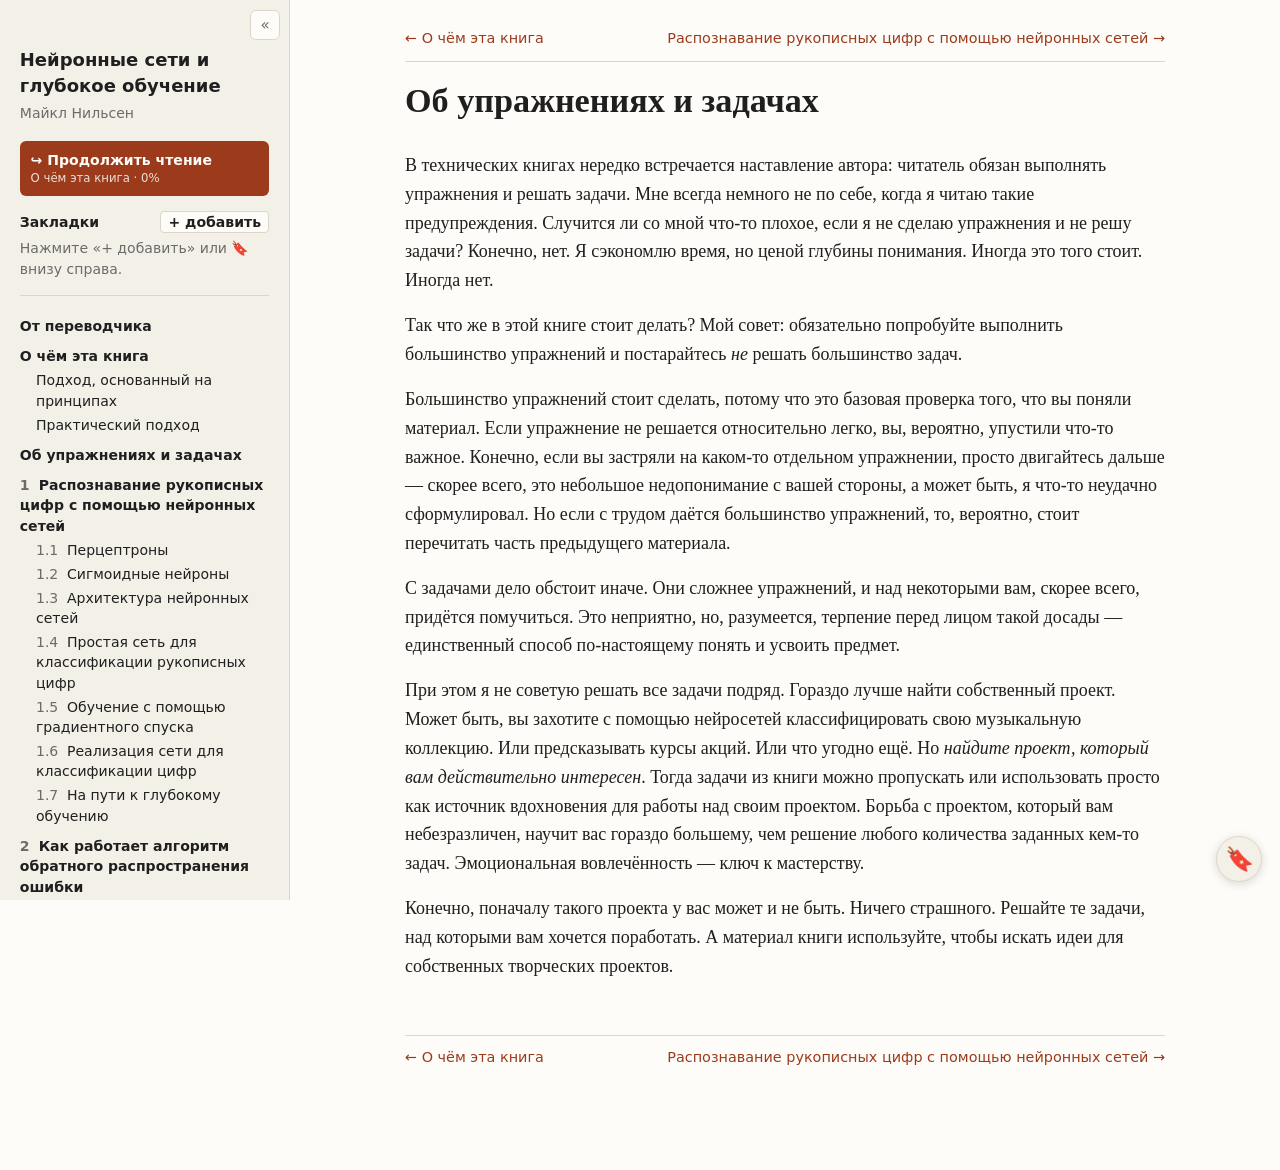
<file: part02.html>
<!DOCTYPE html>
<html lang="ru">
<head>
  <meta charset="utf-8" />
  <meta name="viewport" content="width=device-width, initial-scale=1.0" />
  <title>Об упражнениях и
задачах — Нейронные сети и глубокое обучение</title>
  <link rel="stylesheet" href="style.css" />
  <script>
    window.MathJax = {
      tex: { inlineMath: [['\\(', '\\)']], displayMath: [['\\[', '\\]']], tags: 'none' },
      svg: { fontCache: 'global' },
      options: { enableMenu: false }
    };
  </script>
  <script>try{if(localStorage.getItem("nndl-ru:sidebar")==="hidden")document.documentElement.classList.add("sb-hidden")}catch(e){}</script>
  <script defer src="mathjax.js"></script>
  <script defer src="bookmarks.js"></script>
</head>
<body>
<input type="checkbox" id="menu-toggle" />
<label for="menu-toggle" class="menu-btn" title="Оглавление">☰</label>
<button class="sb-toggle" type="button" title="Скрыть / показать боковую панель" aria-label="Скрыть или показать боковую панель"
  onclick="var h=document.documentElement;h.classList.toggle('sb-hidden');try{localStorage.setItem('nndl-ru:sidebar',h.classList.contains('sb-hidden')?'hidden':'shown')}catch(e){}"></button>
<aside class="sidebar">
  <a class="book-title" href="index.html">Нейронные сети и глубокое обучение</a>
  <div class="book-author">Майкл Нильсен</div>
  <nav class="toc">
<ul>
<li><a href="part00.html" id="toc-от-переводчика">От
переводчика</a></li>
<li><a href="part01.html" id="toc-о-чём-эта-книга">О чём эта
книга</a>
<ul>
<li><a href="part01.html#подход-основанный-на-принципах"
id="toc-подход-основанный-на-принципах">Подход, основанный на
принципах</a></li>
<li><a href="part01.html#практический-подход"
id="toc-практический-подход">Практический подход</a></li>
</ul></li>
<li><a href="part02.html"
id="toc-об-упражнениях-и-задачах">Об упражнениях и задачах</a></li>
<li><a
href="part03.html"
id="toc-распознавание-рукописных-цифр-с-помощью-нейронных-сетей"><span
class="toc-section-number">1</span> Распознавание рукописных цифр с
помощью нейронных сетей</a>
<ul>
<li><a
href="part03.html#перцептроны"
id="toc-перцептроны"><span class="toc-section-number">1.1</span>
Перцептроны</a></li>
<li><a
href="part03.html#сигмоидные-нейроны"
id="toc-сигмоидные-нейроны"><span class="toc-section-number">1.2</span>
Сигмоидные нейроны</a></li>
<li><a
href="part03.html#архитектура-нейронных-сетей"
id="toc-архитектура-нейронных-сетей"><span
class="toc-section-number">1.3</span> Архитектура нейронных
сетей</a></li>
<li><a
href="part03.html#простая-сеть-для-классификации-рукописных-цифр"
id="toc-простая-сеть-для-классификации-рукописных-цифр"><span
class="toc-section-number">1.4</span> Простая сеть для классификации
рукописных цифр</a></li>
<li><a
href="part03.html#sec:1.5"
id="toc-sec:1.5"><span class="toc-section-number">1.5</span> Обучение с
помощью градиентного спуска</a></li>
<li><a
href="part03.html#sec:1.7"
id="toc-sec:1.7"><span class="toc-section-number">1.6</span> Реализация
сети для классификации цифр</a></li>
<li><a
href="part03.html#sec:1.8"
id="toc-sec:1.8"><span class="toc-section-number">1.7</span> На пути к
глубокому обучению</a></li>
</ul></li>
<li><a
href="part04.html"
id="toc-как-работает-алгоритм-обратного-распространения-ошибки"><span
class="toc-section-number">2</span> Как работает алгоритм обратного
распространения ошибки</a>
<ul>
<li><a
href="part04.html#разминка-быстрый-матричный-способ-вычисления-выхода-нейронной-сети"
id="toc-разминка-быстрый-матричный-способ-вычисления-выхода-нейронной-сети"><span
class="toc-section-number">2.1</span> Разминка: быстрый матричный способ
вычисления выхода нейронной сети</a></li>
<li><a
href="part04.html#два-предположения-о-функции-стоимости"
id="toc-два-предположения-о-функции-стоимости"><span
class="toc-section-number">2.2</span> Два предположения о функции
стоимости</a></li>
<li><a
href="part04.html#произведение-адамара-sodott"
id="toc-произведение-адамара-sodott"><span
class="toc-section-number">2.3</span> Произведение Адамара, <span
class="math inline">\(s\odot{}t\)</span></a></li>
<li><a
href="part04.html#sec:2.4"
id="toc-sec:2.4"><span class="toc-section-number">2.4</span> Четыре
фундаментальных уравнения обратного распространения</a></li>
<li><a
href="part04.html#sec:2.5"
id="toc-sec:2.5"><span class="toc-section-number">2.5</span>
Доказательство четырёх фундаментальных уравнений (необязательный
раздел)</a></li>
<li><a
href="part04.html#sec:2.6"
id="toc-sec:2.6"><span class="toc-section-number">2.6</span> Алгоритм
обратного распространения ошибки</a></li>
<li><a
href="part04.html#sec:2.7"
id="toc-sec:2.7"><span class="toc-section-number">2.7</span> Код
обратного распространения</a></li>
<li><a
href="part04.html#sec:2.8"
id="toc-sec:2.8"><span class="toc-section-number">2.8</span> В каком
смысле обратное распространение — быстрый алгоритм?</a></li>
<li><a
href="part04.html#sec:2.9"
id="toc-sec:2.9"><span class="toc-section-number">2.9</span> Обратное
распространение: общая картина</a></li>
</ul></li>
<li><a href="part05.html" id="toc-sec:3.1"><span
class="toc-section-number">3</span> Как улучшить обучение нейронных
сетей</a>
<ul>
<li><a
href="part05.html#функция-стоимости-на-основе-перекрёстной-энтропии"
id="toc-функция-стоимости-на-основе-перекрёстной-энтропии"><span
class="toc-section-number">3.1</span> Функция стоимости на основе
перекрёстной энтропии</a></li>
<li><a href="part05.html#sec:3.2" id="toc-sec:3.2"><span
class="toc-section-number">3.2</span> Переобучение и
регуляризация</a></li>
<li><a href="part05.html#sec:3.3" id="toc-sec:3.3"><span
class="toc-section-number">3.3</span> Инициализация весов</a></li>
<li><a href="part05.html#sec:3.4" id="toc-sec:3.4"><span
class="toc-section-number">3.4</span> Снова о распознавании почерка:
код</a></li>
<li><a href="part05.html#sec:3.5" id="toc-sec:3.5"><span
class="toc-section-number">3.5</span> Как выбирать гиперпараметры
нейронной сети?</a></li>
<li><a href="part05.html#sec:3.6" id="toc-sec:3.6"><span
class="toc-section-number">3.6</span> Другие приёмы</a></li>
</ul></li>
<li><a
href="part06.html"
id="toc-наглядное-доказательство-того-что-нейронные-сети-могут-вычислить-любую-функцию"><span
class="toc-section-number">4</span> Наглядное доказательство того, что
нейронные сети могут вычислить любую функцию</a>
<ul>
<li><a
href="part06.html#две-оговорки"
id="toc-две-оговорки"><span class="toc-section-number">4.1</span> Две
оговорки</a></li>
<li><a
href="part06.html#универсальность-для-одного-входа-и-одного-выхода"
id="toc-универсальность-для-одного-входа-и-одного-выхода"><span
class="toc-section-number">4.2</span> Универсальность для одного входа и
одного выхода</a></li>
<li><a
href="part06.html#много-входных-переменных"
id="toc-много-входных-переменных"><span
class="toc-section-number">4.3</span> Много входных переменных</a></li>
<li><a
href="part06.html#за-пределами-сигмоидных-нейронов"
id="toc-за-пределами-сигмоидных-нейронов"><span
class="toc-section-number">4.4</span> За пределами сигмоидных
нейронов</a></li>
<li><a
href="part06.html#исправляем-ступенчатые-функции"
id="toc-исправляем-ступенчатые-функции"><span
class="toc-section-number">4.5</span> Исправляем ступенчатые
функции</a></li>
<li><a
href="part06.html#заключение"
id="toc-заключение">Заключение</a></li>
</ul></li>
<li><a href="part07.html"
id="toc-почему-глубокие-нейронные-сети-трудно-обучать"><span
class="toc-section-number">5</span> Почему глубокие нейронные сети
трудно обучать?</a>
<ul>
<li><a
href="part07.html#проблема-исчезающего-градиента"
id="toc-проблема-исчезающего-градиента"><span
class="toc-section-number">5.1</span> Проблема исчезающего
градиента</a></li>
<li><a
href="part07.html#что-вызывает-проблему-исчезающего-градиента-нестабильные-градиенты-в-глубоких-нейронных-сетях"
id="toc-что-вызывает-проблему-исчезающего-градиента-нестабильные-градиенты-в-глубоких-нейронных-сетях"><span
class="toc-section-number">5.2</span> Что вызывает проблему исчезающего
градиента? Нестабильные градиенты в глубоких нейронных сетях</a></li>
<li><a
href="part07.html#нестабильные-градиенты-в-более-сложных-сетях"
id="toc-нестабильные-градиенты-в-более-сложных-сетях"><span
class="toc-section-number">5.3</span> Нестабильные градиенты в более
сложных сетях</a></li>
<li><a
href="part07.html#другие-препятствия-на-пути-глубокого-обучения"
id="toc-другие-препятствия-на-пути-глубокого-обучения"><span
class="toc-section-number">5.4</span> Другие препятствия на пути
глубокого обучения</a></li>
</ul></li>
<li><a href="part08.html" id="toc-глубокое-обучение"><span
class="toc-section-number">6</span> Глубокое обучение</a>
<ul>
<li><a href="part08.html#subseq:cnn"
id="toc-subseq:cnn"><span class="toc-section-number">6.1</span>
Знакомство со свёрточными сетями</a></li>
<li><a
href="part08.html#свёрточные-нейронные-сети-на-практике"
id="toc-свёрточные-нейронные-сети-на-практике"><span
class="toc-section-number">6.2</span> Свёрточные нейронные сети на
практике</a></li>
<li><a href="part08.html#код-наших-свёрточных-сетей"
id="toc-код-наших-свёрточных-сетей"><span
class="toc-section-number">6.3</span> Код наших свёрточных
сетей</a></li>
<li><a
href="part08.html#недавний-прогресс-в-распознавании-изображений"
id="toc-недавний-прогресс-в-распознавании-изображений"><span
class="toc-section-number">6.4</span> Недавний прогресс в распознавании
изображений</a></li>
<li><a
href="part08.html#другие-подходы-к-глубоким-нейронным-сетям"
id="toc-другие-подходы-к-глубоким-нейронным-сетям"><span
class="toc-section-number">6.5</span> Другие подходы к глубоким
нейронным сетям</a></li>
<li><a href="part08.html#о-будущем-нейронных-сетей"
id="toc-о-будущем-нейронных-сетей"><span
class="toc-section-number">6.6</span> О будущем нейронных сетей</a></li>
</ul></li>
<li><a
href="part09.html"
id="toc-приложение.-существует-ли-простой-алгоритм-интеллекта">Приложение.
Существует ли простой алгоритм интеллекта?</a></li>
</ul>
  </nav>
</aside>
<main>
<nav class="pager">
  <span><a href="part01.html" rel="prev">← О чём эта книга</a></span>
  <span><a href="part03.html" rel="next">Распознавание рукописных цифр с помощью нейронных сетей →</a></span>
</nav>
<article>
<h1 class="unnumbered" id="об-упражнениях-и-задачах">Об упражнениях и
задачах</h1>
<p>В технических книгах нередко встречается наставление автора: читатель
обязан выполнять упражнения и решать задачи. Мне всегда немного не по
себе, когда я читаю такие предупреждения. Случится ли со мной что-то
плохое, если я не сделаю упражнения и не решу задачи? Конечно, нет. Я
сэкономлю время, но ценой глубины понимания. Иногда это того стоит.
Иногда нет.</p>
<p>Так что же в этой книге стоит делать? Мой совет: обязательно
попробуйте выполнить большинство упражнений и постарайтесь <em>не</em>
решать большинство задач.</p>
<p>Большинство упражнений стоит сделать, потому что это базовая проверка
того, что вы поняли материал. Если упражнение не решается относительно
легко, вы, вероятно, упустили что-то важное. Конечно, если вы застряли
на каком-то отдельном упражнении, просто двигайтесь дальше — скорее
всего, это небольшое недопонимание с вашей стороны, а может быть, я
что-то неудачно сформулировал. Но если с трудом даётся большинство
упражнений, то, вероятно, стоит перечитать часть предыдущего
материала.</p>
<p>С задачами дело обстоит иначе. Они сложнее упражнений, и над
некоторыми вам, скорее всего, придётся помучиться. Это неприятно, но,
разумеется, терпение перед лицом такой досады — единственный способ
по-настоящему понять и усвоить предмет.</p>
<p>При этом я не советую решать все задачи подряд. Гораздо лучше найти
собственный проект. Может быть, вы захотите с помощью нейросетей
классифицировать свою музыкальную коллекцию. Или предсказывать курсы
акций. Или что угодно ещё. Но <em>найдите проект, который вам
действительно интересен</em>. Тогда задачи из книги можно пропускать или
использовать просто как источник вдохновения для работы над своим
проектом. Борьба с проектом, который вам небезразличен, научит вас
гораздо большему, чем решение любого количества заданных кем-то задач.
Эмоциональная вовлечённость — ключ к мастерству.</p>
<p>Конечно, поначалу такого проекта у вас может и не быть. Ничего
страшного. Решайте те задачи, над которыми вам хочется поработать. А
материал книги используйте, чтобы искать идеи для собственных творческих
проектов.</p>
</article>
<nav class="pager bottom">
  <span><a href="part01.html" rel="prev">← О чём эта книга</a></span>
  <span><a href="part03.html" rel="next">Распознавание рукописных цифр с помощью нейронных сетей →</a></span>
</nav>
</main>
</body>
</html>
</file>
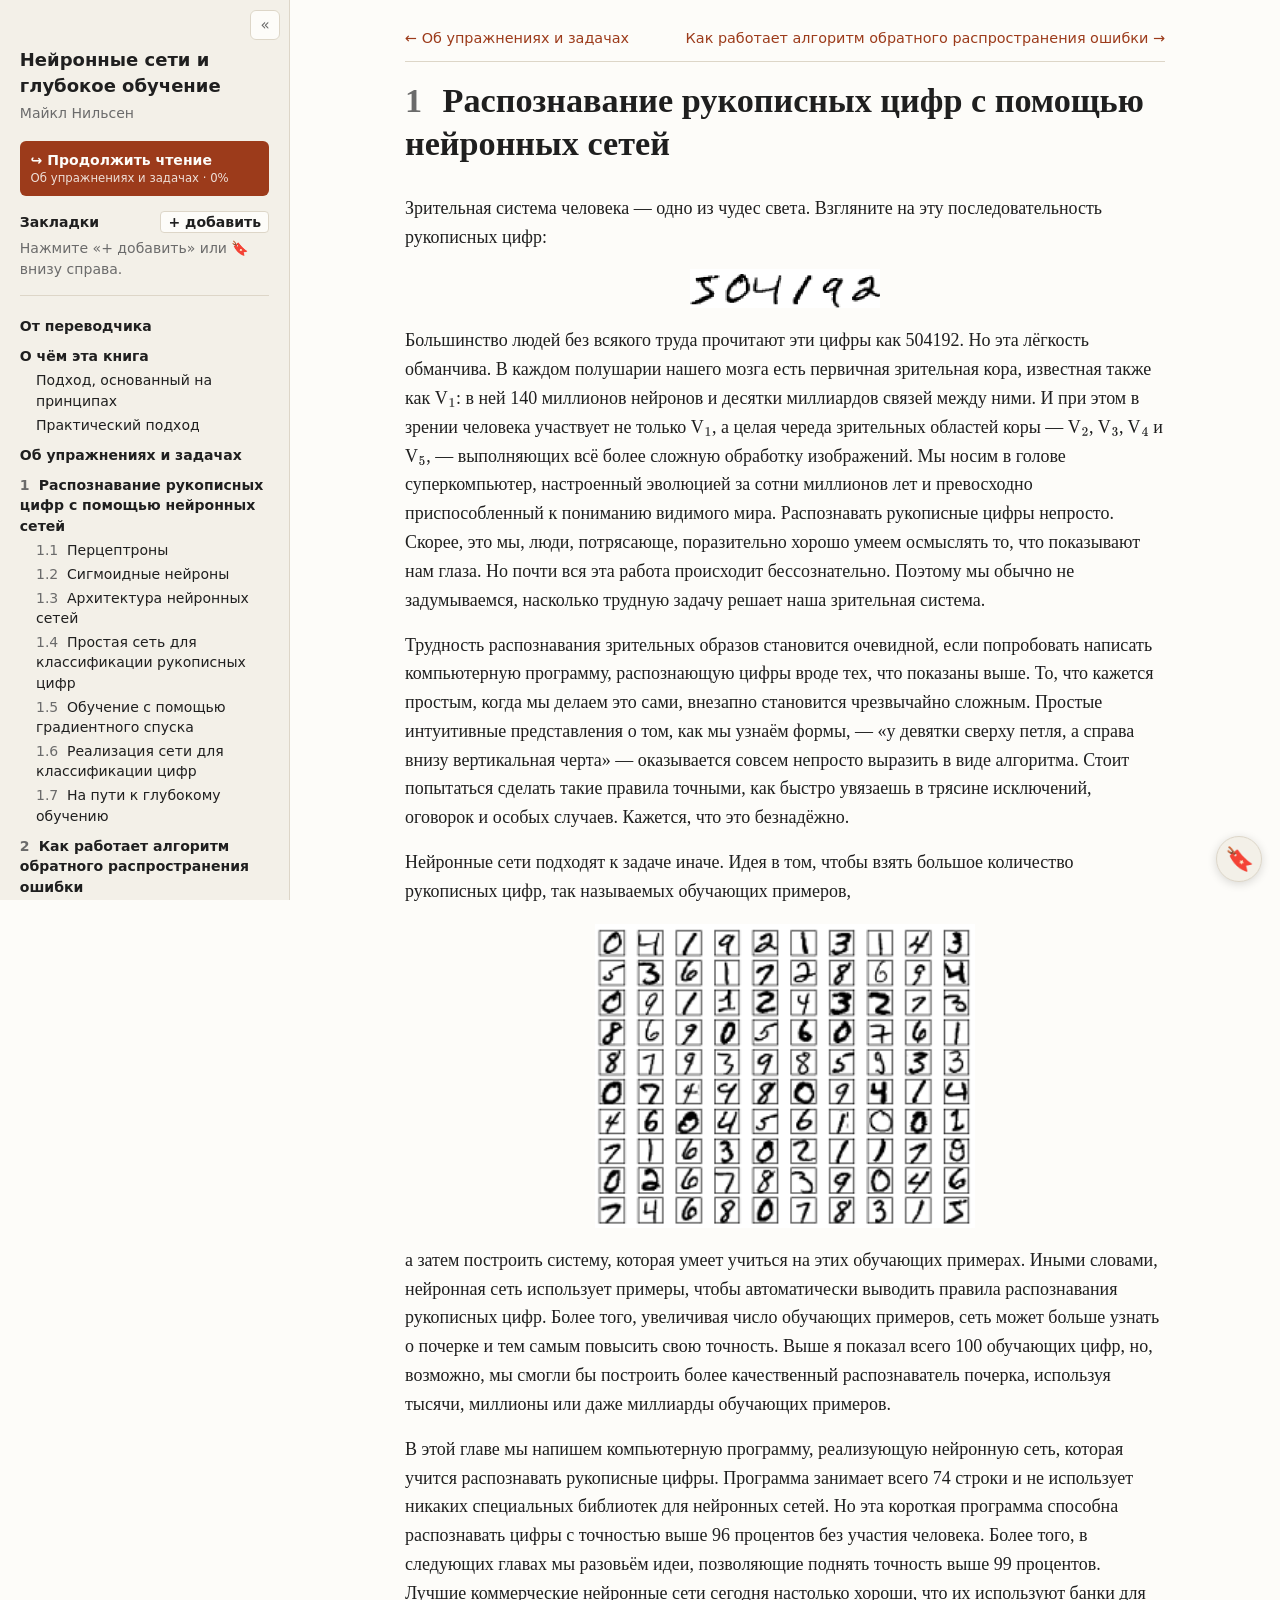
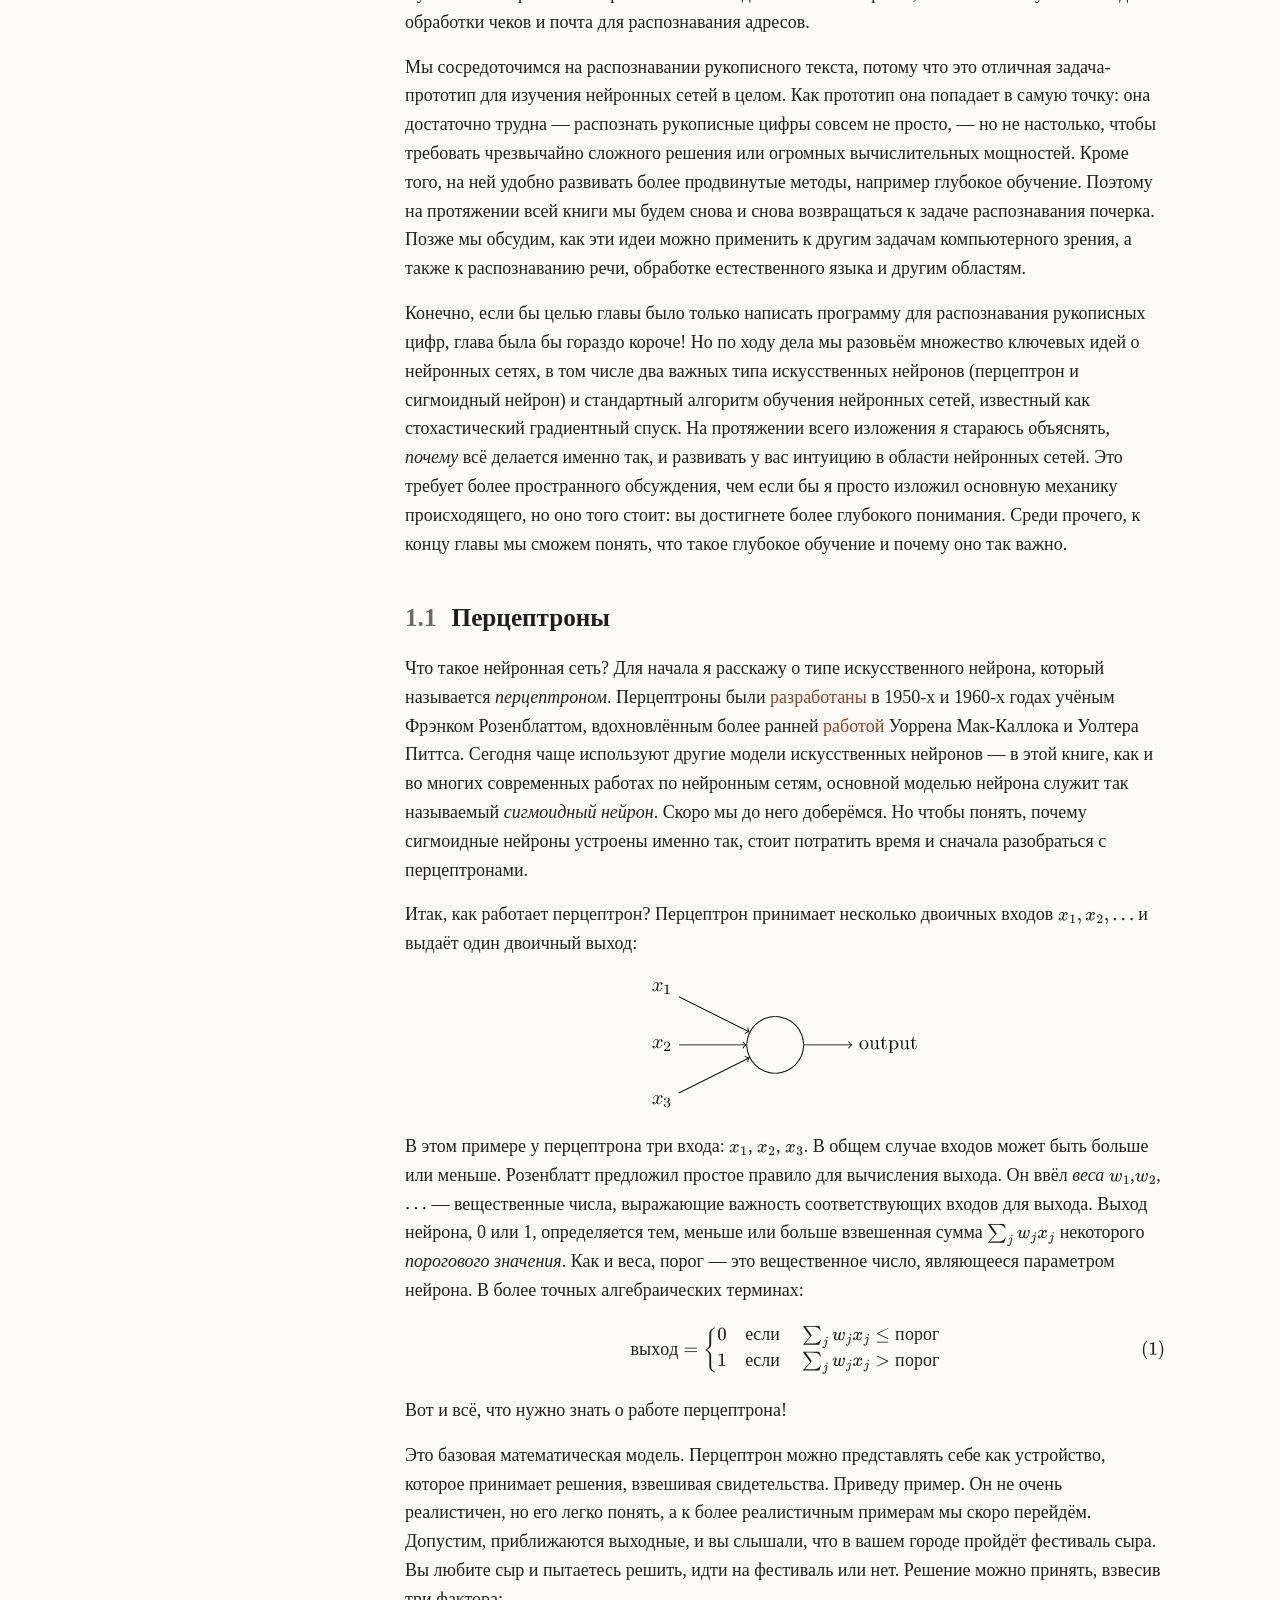
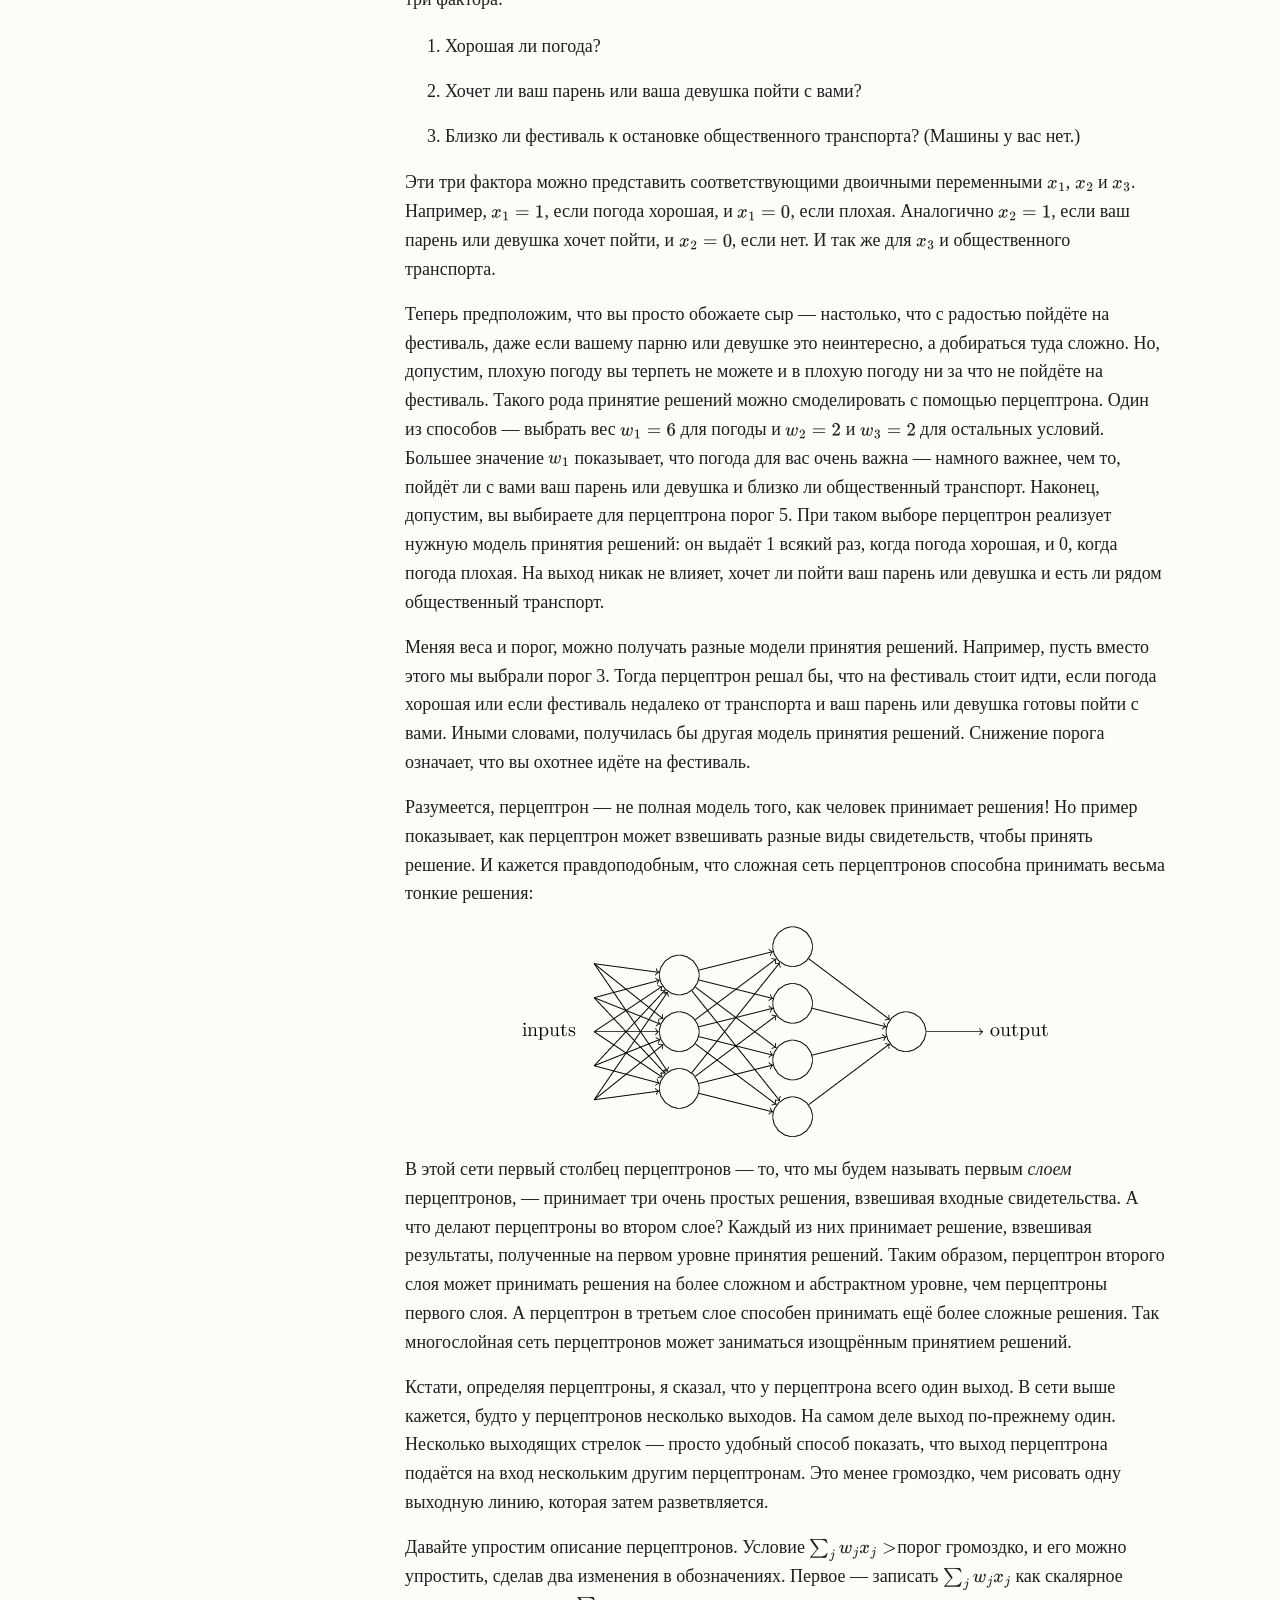
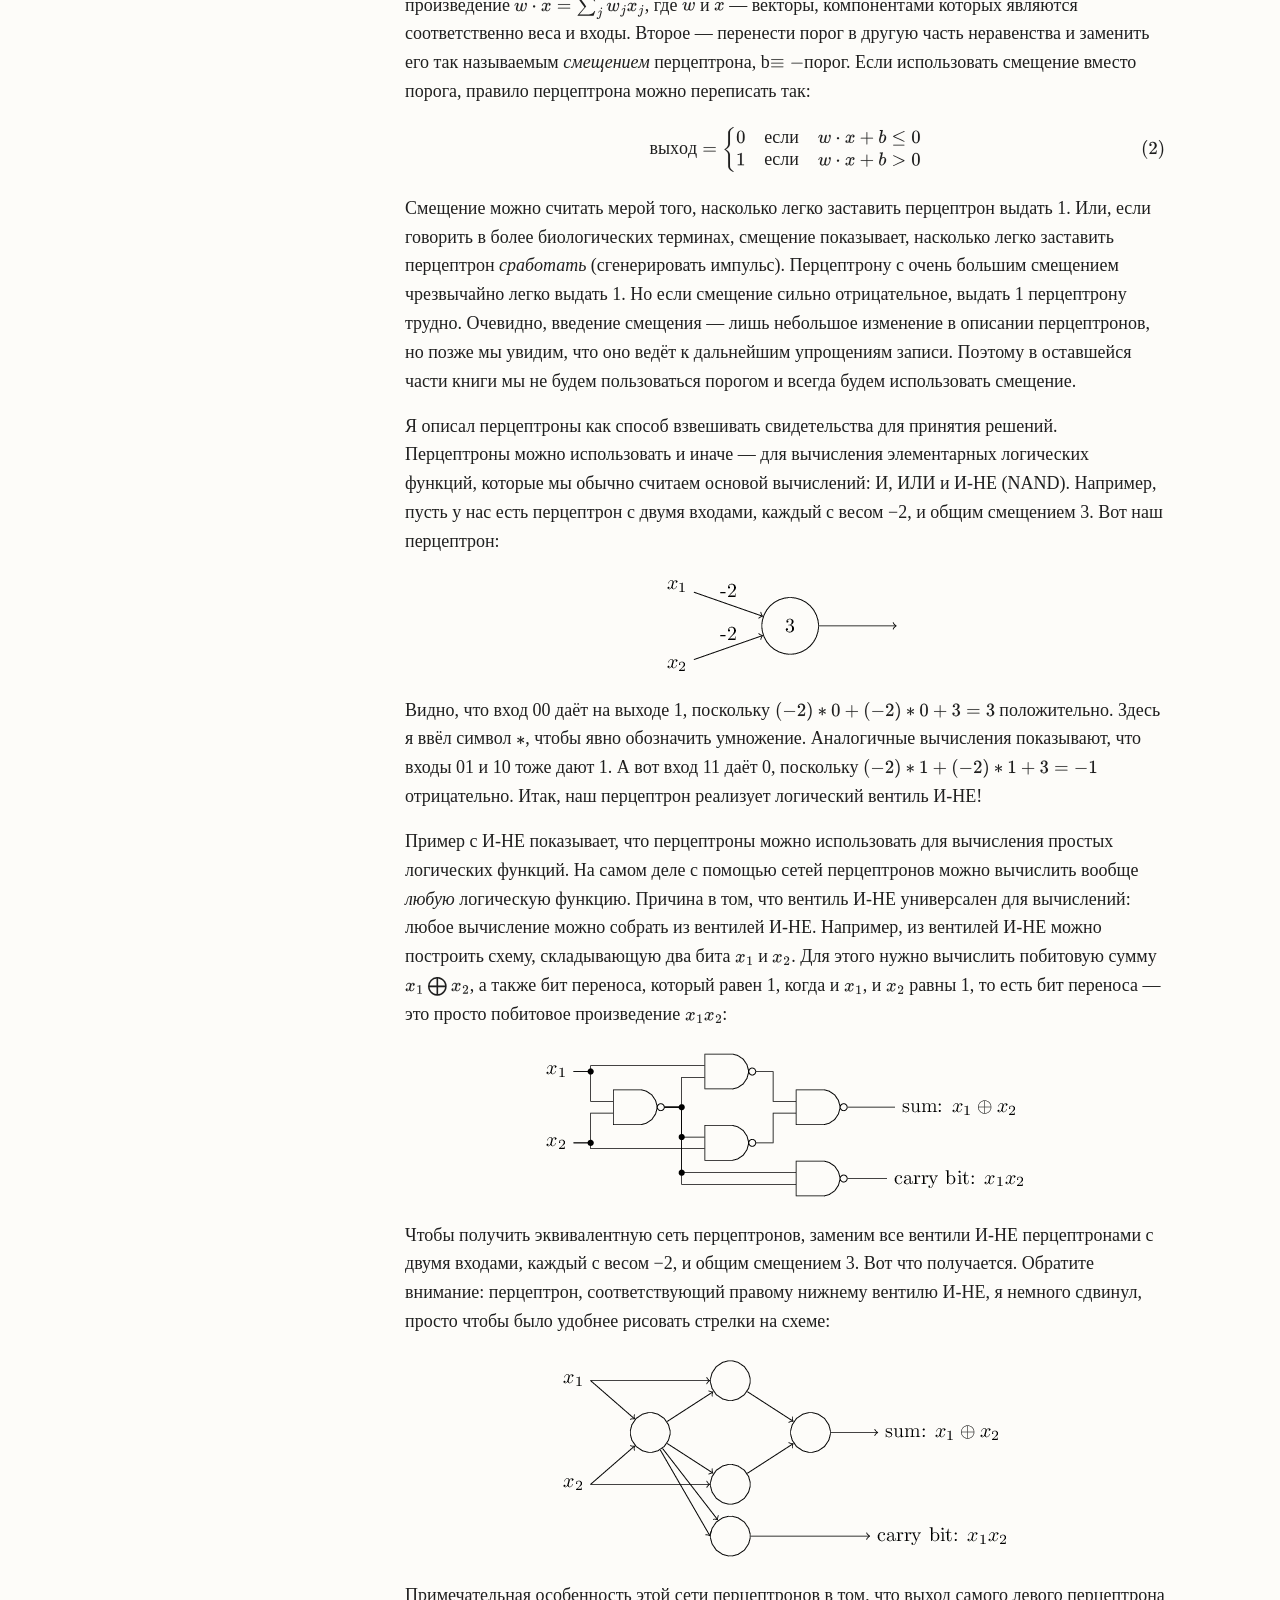
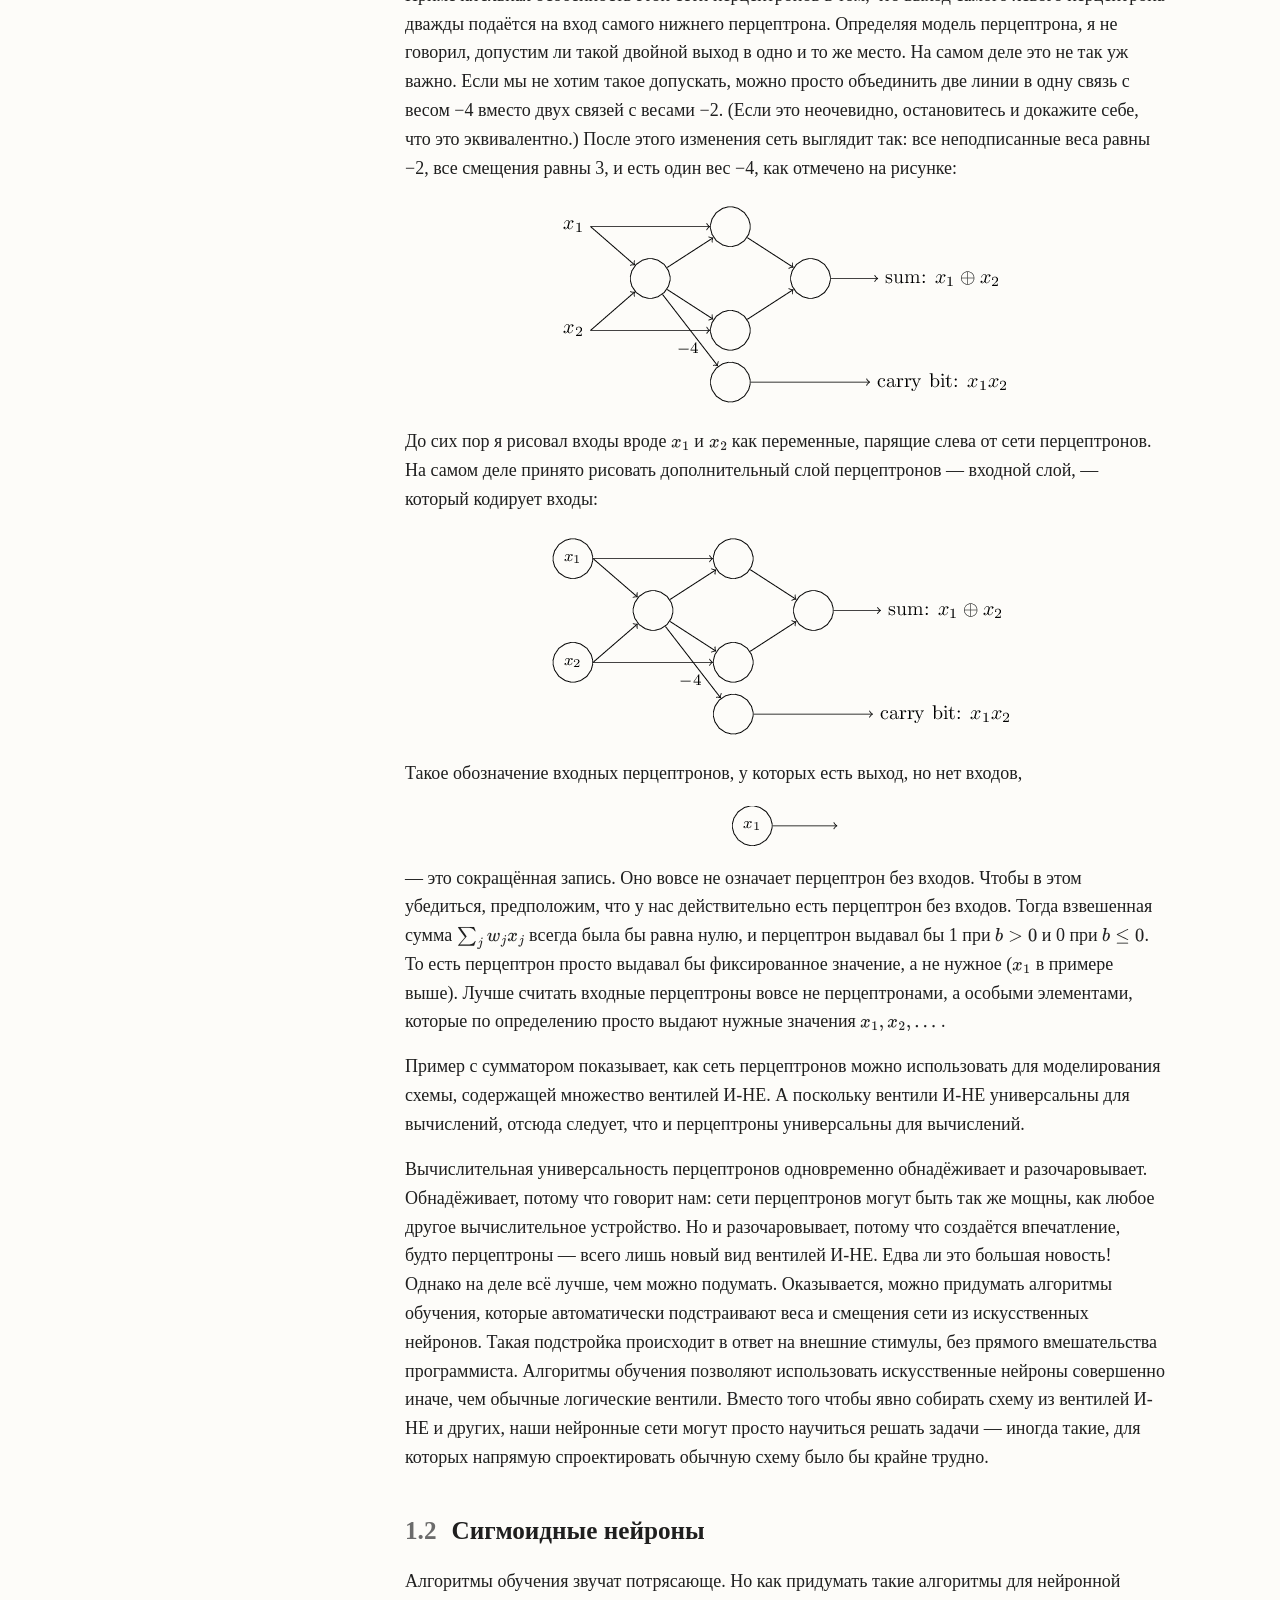
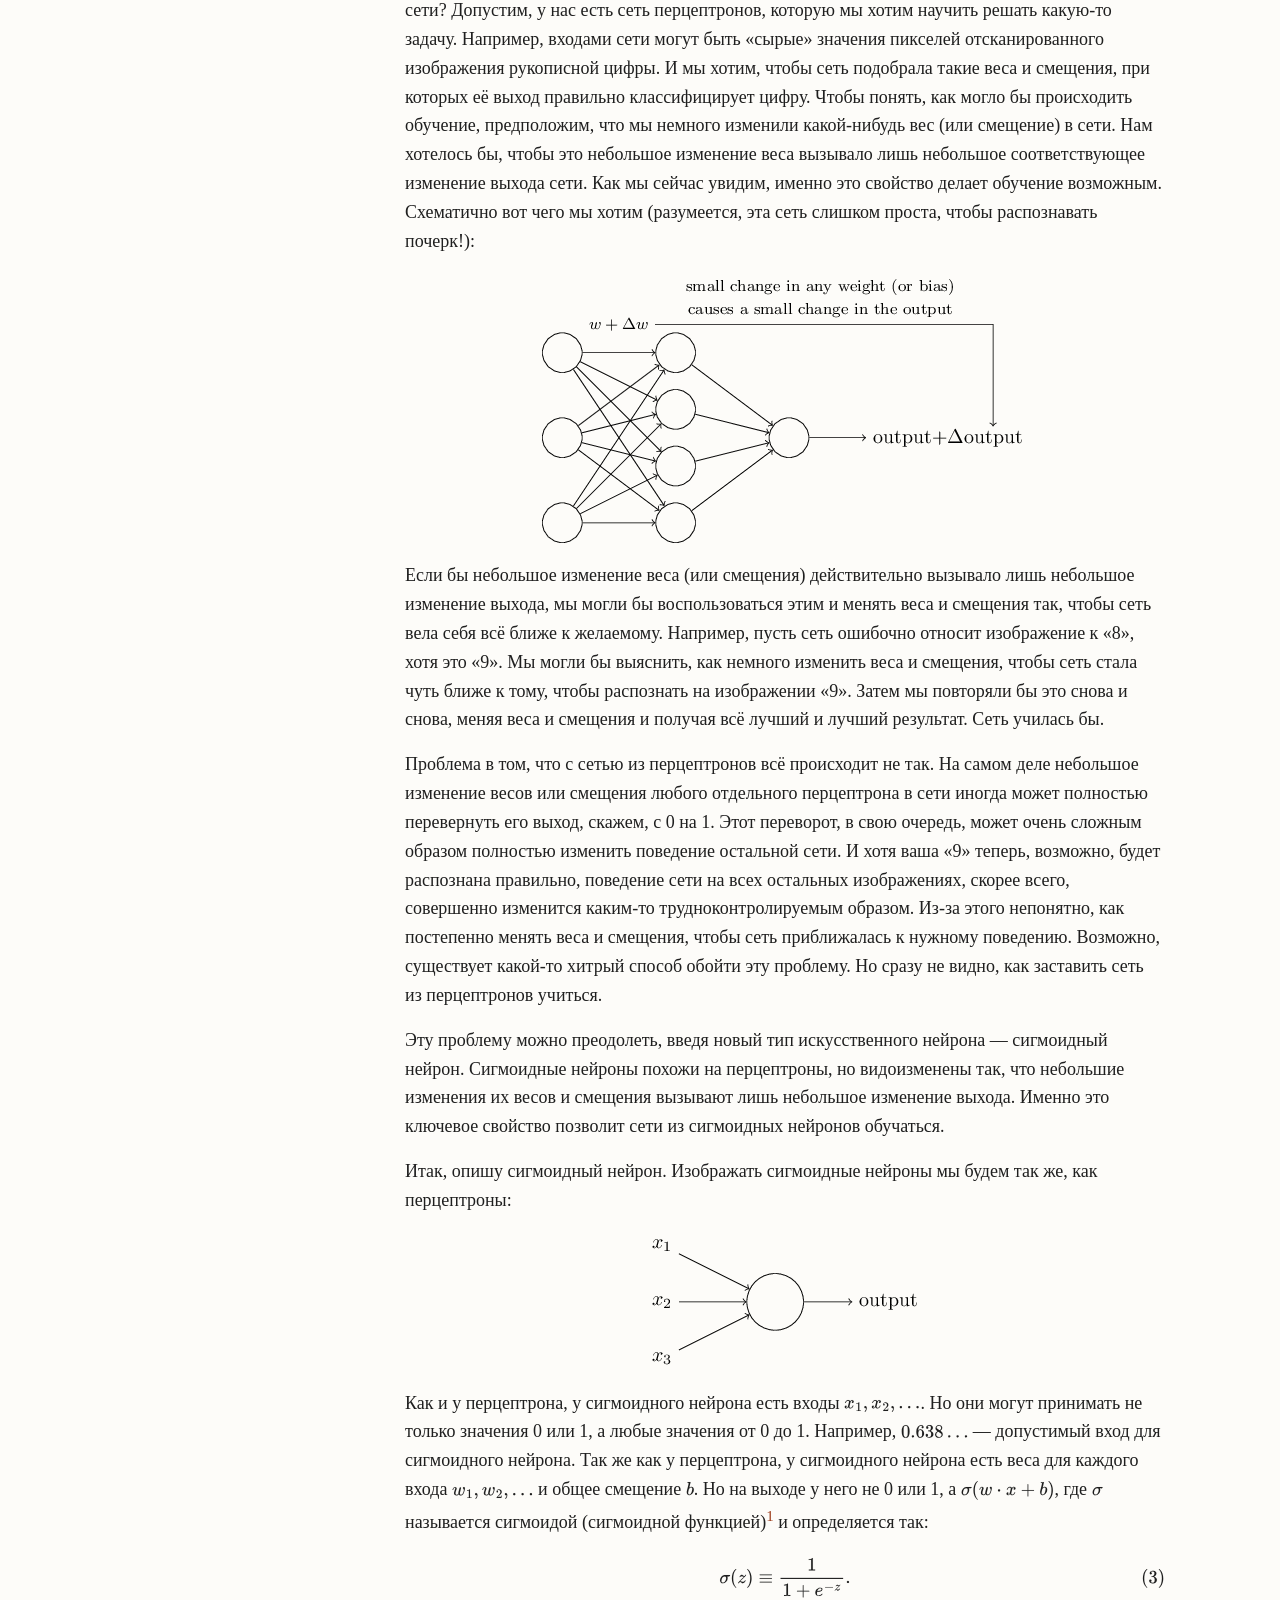
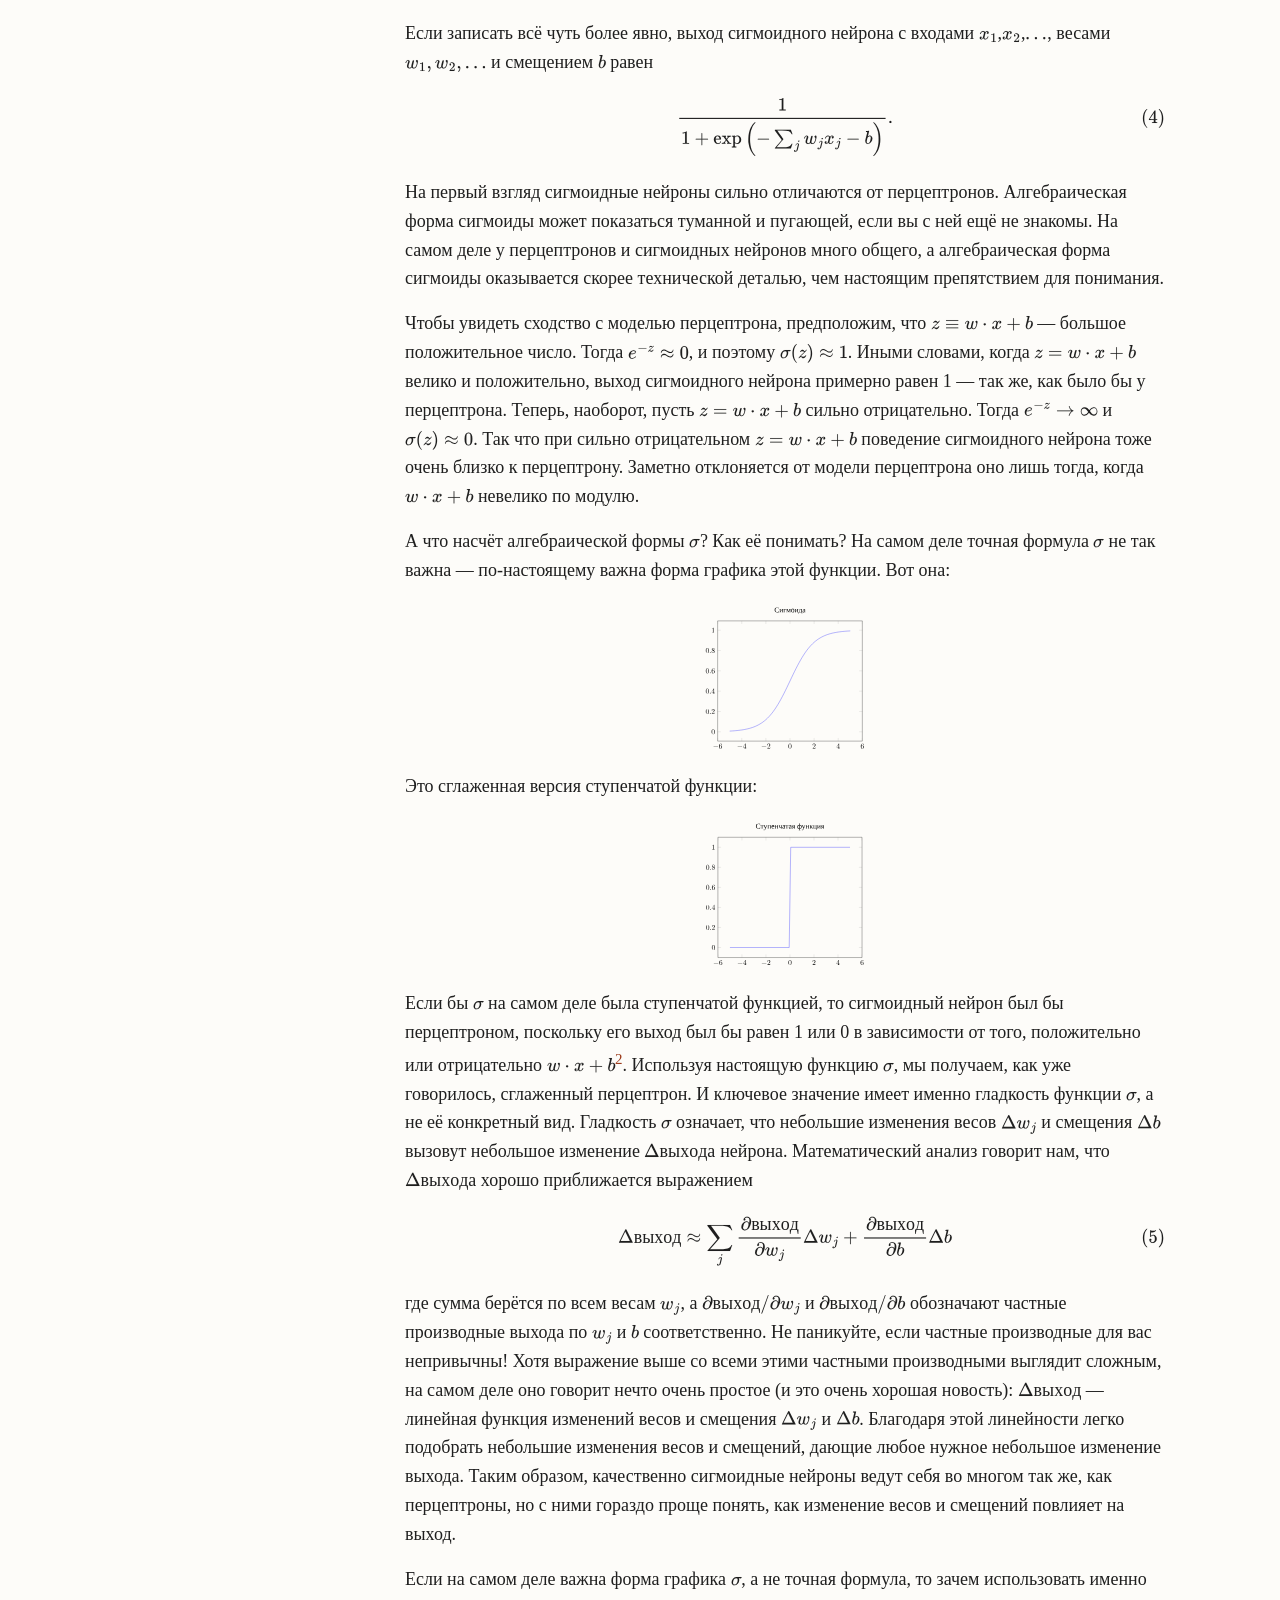
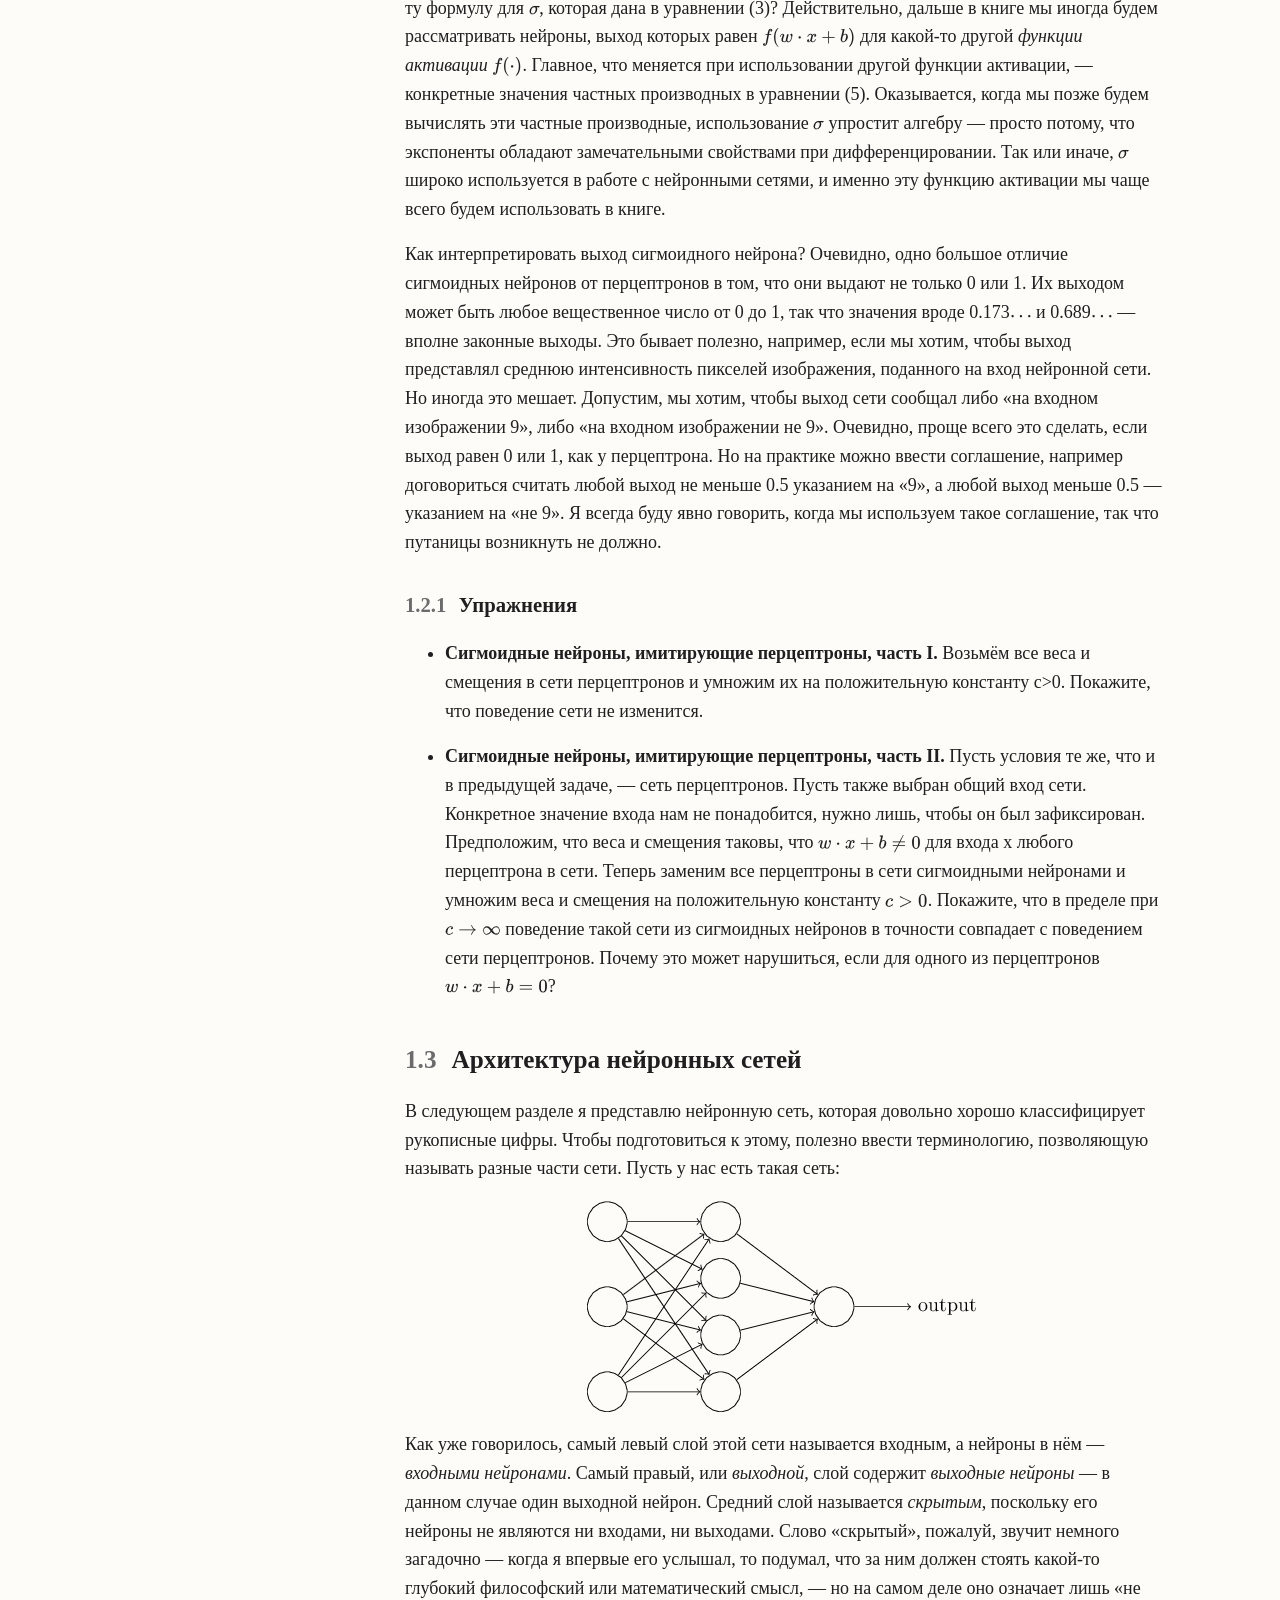
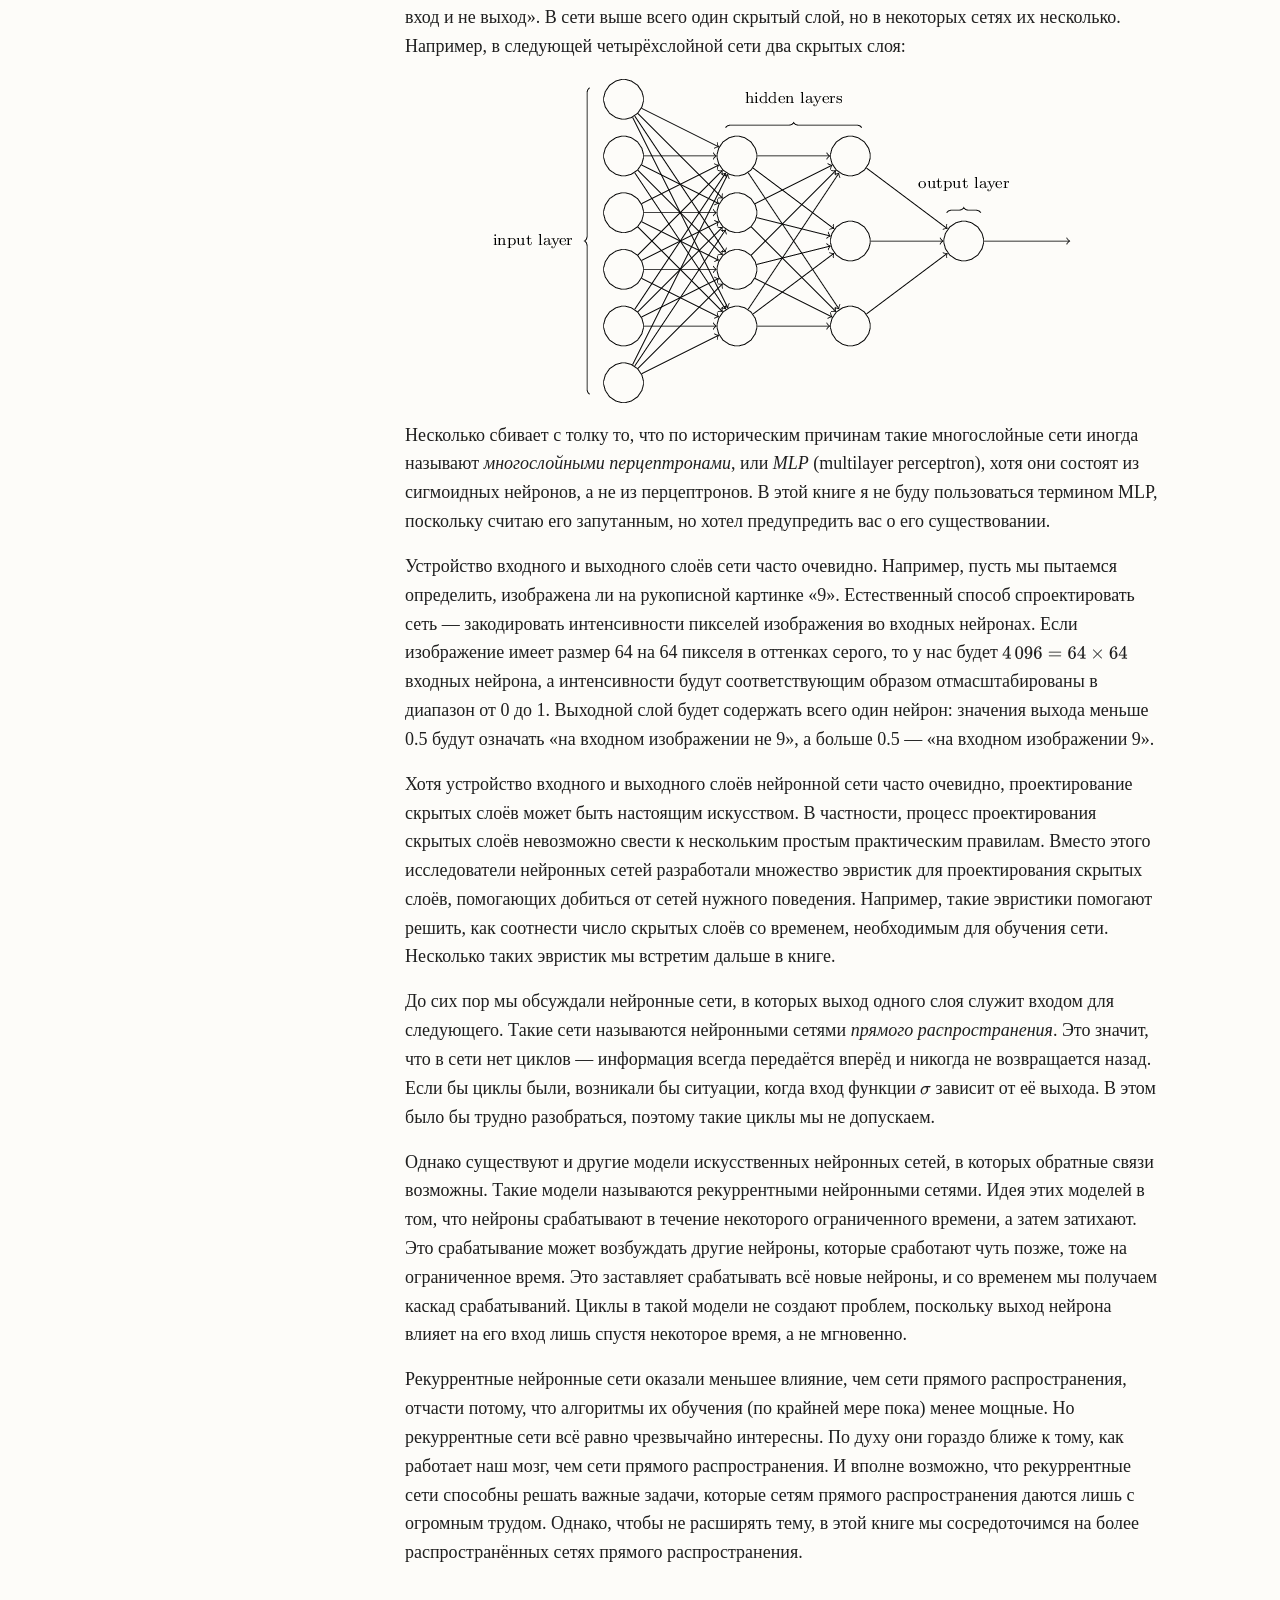
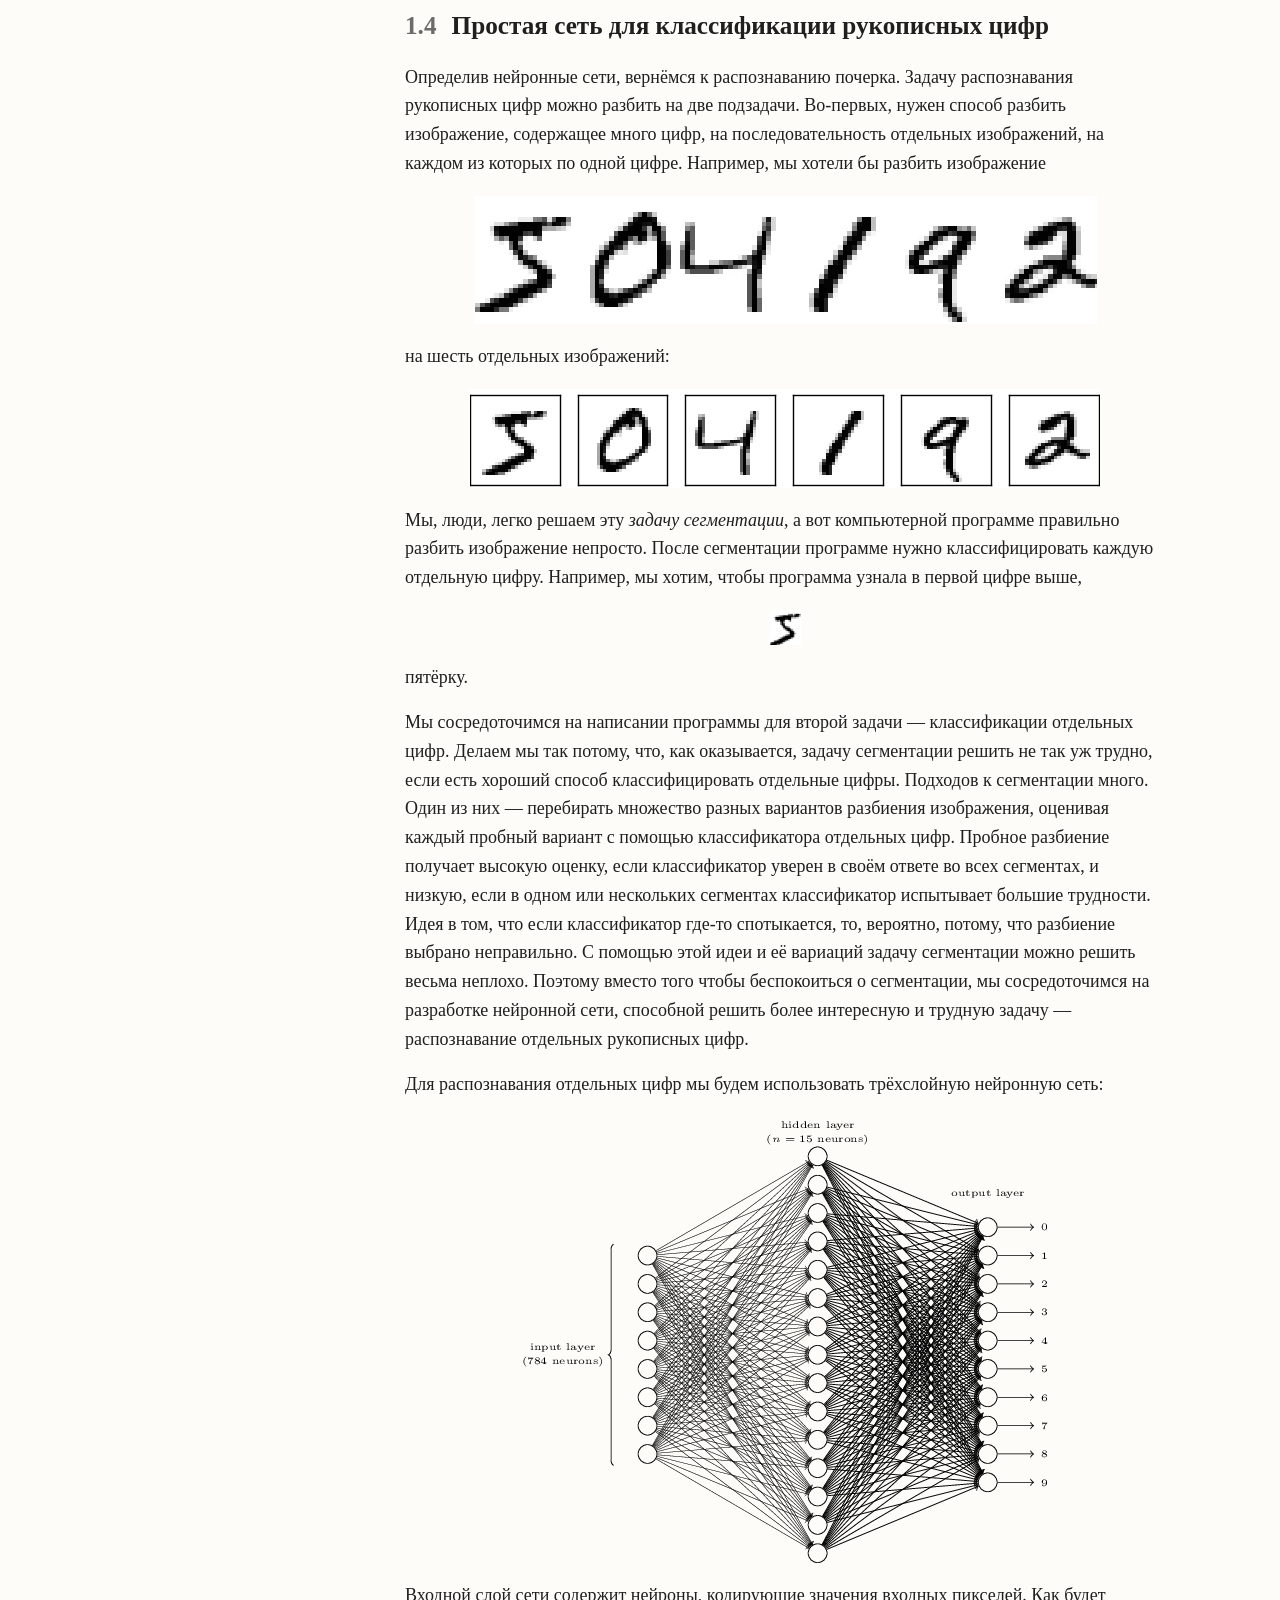
<file: part03.html>
<!DOCTYPE html>
<html lang="ru">
<head>
  <meta charset="utf-8" />
  <meta name="viewport" content="width=device-width, initial-scale=1.0" />
  <title>Распознавание рукописных цифр с помощью нейронных
сетей — Нейронные сети и глубокое обучение</title>
  <link rel="stylesheet" href="style.css" />
  <script>
    window.MathJax = {
      tex: { inlineMath: [['\\(', '\\)']], displayMath: [['\\[', '\\]']], tags: 'none' },
      svg: { fontCache: 'global' },
      options: { enableMenu: false }
    };
  </script>
  <script>try{if(localStorage.getItem("nndl-ru:sidebar")==="hidden")document.documentElement.classList.add("sb-hidden")}catch(e){}</script>
  <script defer src="mathjax.js"></script>
  <script defer src="bookmarks.js"></script>
</head>
<body>
<input type="checkbox" id="menu-toggle" />
<label for="menu-toggle" class="menu-btn" title="Оглавление">☰</label>
<button class="sb-toggle" type="button" title="Скрыть / показать боковую панель" aria-label="Скрыть или показать боковую панель"
  onclick="var h=document.documentElement;h.classList.toggle('sb-hidden');try{localStorage.setItem('nndl-ru:sidebar',h.classList.contains('sb-hidden')?'hidden':'shown')}catch(e){}"></button>
<aside class="sidebar">
  <a class="book-title" href="index.html">Нейронные сети и глубокое обучение</a>
  <div class="book-author">Майкл Нильсен</div>
  <nav class="toc">
<ul>
<li><a href="part00.html" id="toc-от-переводчика">От
переводчика</a></li>
<li><a href="part01.html" id="toc-о-чём-эта-книга">О чём эта
книга</a>
<ul>
<li><a href="part01.html#подход-основанный-на-принципах"
id="toc-подход-основанный-на-принципах">Подход, основанный на
принципах</a></li>
<li><a href="part01.html#практический-подход"
id="toc-практический-подход">Практический подход</a></li>
</ul></li>
<li><a href="part02.html"
id="toc-об-упражнениях-и-задачах">Об упражнениях и задачах</a></li>
<li><a
href="part03.html"
id="toc-распознавание-рукописных-цифр-с-помощью-нейронных-сетей"><span
class="toc-section-number">1</span> Распознавание рукописных цифр с
помощью нейронных сетей</a>
<ul>
<li><a
href="part03.html#перцептроны"
id="toc-перцептроны"><span class="toc-section-number">1.1</span>
Перцептроны</a></li>
<li><a
href="part03.html#сигмоидные-нейроны"
id="toc-сигмоидные-нейроны"><span class="toc-section-number">1.2</span>
Сигмоидные нейроны</a></li>
<li><a
href="part03.html#архитектура-нейронных-сетей"
id="toc-архитектура-нейронных-сетей"><span
class="toc-section-number">1.3</span> Архитектура нейронных
сетей</a></li>
<li><a
href="part03.html#простая-сеть-для-классификации-рукописных-цифр"
id="toc-простая-сеть-для-классификации-рукописных-цифр"><span
class="toc-section-number">1.4</span> Простая сеть для классификации
рукописных цифр</a></li>
<li><a
href="part03.html#sec:1.5"
id="toc-sec:1.5"><span class="toc-section-number">1.5</span> Обучение с
помощью градиентного спуска</a></li>
<li><a
href="part03.html#sec:1.7"
id="toc-sec:1.7"><span class="toc-section-number">1.6</span> Реализация
сети для классификации цифр</a></li>
<li><a
href="part03.html#sec:1.8"
id="toc-sec:1.8"><span class="toc-section-number">1.7</span> На пути к
глубокому обучению</a></li>
</ul></li>
<li><a
href="part04.html"
id="toc-как-работает-алгоритм-обратного-распространения-ошибки"><span
class="toc-section-number">2</span> Как работает алгоритм обратного
распространения ошибки</a>
<ul>
<li><a
href="part04.html#разминка-быстрый-матричный-способ-вычисления-выхода-нейронной-сети"
id="toc-разминка-быстрый-матричный-способ-вычисления-выхода-нейронной-сети"><span
class="toc-section-number">2.1</span> Разминка: быстрый матричный способ
вычисления выхода нейронной сети</a></li>
<li><a
href="part04.html#два-предположения-о-функции-стоимости"
id="toc-два-предположения-о-функции-стоимости"><span
class="toc-section-number">2.2</span> Два предположения о функции
стоимости</a></li>
<li><a
href="part04.html#произведение-адамара-sodott"
id="toc-произведение-адамара-sodott"><span
class="toc-section-number">2.3</span> Произведение Адамара, <span
class="math inline">\(s\odot{}t\)</span></a></li>
<li><a
href="part04.html#sec:2.4"
id="toc-sec:2.4"><span class="toc-section-number">2.4</span> Четыре
фундаментальных уравнения обратного распространения</a></li>
<li><a
href="part04.html#sec:2.5"
id="toc-sec:2.5"><span class="toc-section-number">2.5</span>
Доказательство четырёх фундаментальных уравнений (необязательный
раздел)</a></li>
<li><a
href="part04.html#sec:2.6"
id="toc-sec:2.6"><span class="toc-section-number">2.6</span> Алгоритм
обратного распространения ошибки</a></li>
<li><a
href="part04.html#sec:2.7"
id="toc-sec:2.7"><span class="toc-section-number">2.7</span> Код
обратного распространения</a></li>
<li><a
href="part04.html#sec:2.8"
id="toc-sec:2.8"><span class="toc-section-number">2.8</span> В каком
смысле обратное распространение — быстрый алгоритм?</a></li>
<li><a
href="part04.html#sec:2.9"
id="toc-sec:2.9"><span class="toc-section-number">2.9</span> Обратное
распространение: общая картина</a></li>
</ul></li>
<li><a href="part05.html" id="toc-sec:3.1"><span
class="toc-section-number">3</span> Как улучшить обучение нейронных
сетей</a>
<ul>
<li><a
href="part05.html#функция-стоимости-на-основе-перекрёстной-энтропии"
id="toc-функция-стоимости-на-основе-перекрёстной-энтропии"><span
class="toc-section-number">3.1</span> Функция стоимости на основе
перекрёстной энтропии</a></li>
<li><a href="part05.html#sec:3.2" id="toc-sec:3.2"><span
class="toc-section-number">3.2</span> Переобучение и
регуляризация</a></li>
<li><a href="part05.html#sec:3.3" id="toc-sec:3.3"><span
class="toc-section-number">3.3</span> Инициализация весов</a></li>
<li><a href="part05.html#sec:3.4" id="toc-sec:3.4"><span
class="toc-section-number">3.4</span> Снова о распознавании почерка:
код</a></li>
<li><a href="part05.html#sec:3.5" id="toc-sec:3.5"><span
class="toc-section-number">3.5</span> Как выбирать гиперпараметры
нейронной сети?</a></li>
<li><a href="part05.html#sec:3.6" id="toc-sec:3.6"><span
class="toc-section-number">3.6</span> Другие приёмы</a></li>
</ul></li>
<li><a
href="part06.html"
id="toc-наглядное-доказательство-того-что-нейронные-сети-могут-вычислить-любую-функцию"><span
class="toc-section-number">4</span> Наглядное доказательство того, что
нейронные сети могут вычислить любую функцию</a>
<ul>
<li><a
href="part06.html#две-оговорки"
id="toc-две-оговорки"><span class="toc-section-number">4.1</span> Две
оговорки</a></li>
<li><a
href="part06.html#универсальность-для-одного-входа-и-одного-выхода"
id="toc-универсальность-для-одного-входа-и-одного-выхода"><span
class="toc-section-number">4.2</span> Универсальность для одного входа и
одного выхода</a></li>
<li><a
href="part06.html#много-входных-переменных"
id="toc-много-входных-переменных"><span
class="toc-section-number">4.3</span> Много входных переменных</a></li>
<li><a
href="part06.html#за-пределами-сигмоидных-нейронов"
id="toc-за-пределами-сигмоидных-нейронов"><span
class="toc-section-number">4.4</span> За пределами сигмоидных
нейронов</a></li>
<li><a
href="part06.html#исправляем-ступенчатые-функции"
id="toc-исправляем-ступенчатые-функции"><span
class="toc-section-number">4.5</span> Исправляем ступенчатые
функции</a></li>
<li><a
href="part06.html#заключение"
id="toc-заключение">Заключение</a></li>
</ul></li>
<li><a href="part07.html"
id="toc-почему-глубокие-нейронные-сети-трудно-обучать"><span
class="toc-section-number">5</span> Почему глубокие нейронные сети
трудно обучать?</a>
<ul>
<li><a
href="part07.html#проблема-исчезающего-градиента"
id="toc-проблема-исчезающего-градиента"><span
class="toc-section-number">5.1</span> Проблема исчезающего
градиента</a></li>
<li><a
href="part07.html#что-вызывает-проблему-исчезающего-градиента-нестабильные-градиенты-в-глубоких-нейронных-сетях"
id="toc-что-вызывает-проблему-исчезающего-градиента-нестабильные-градиенты-в-глубоких-нейронных-сетях"><span
class="toc-section-number">5.2</span> Что вызывает проблему исчезающего
градиента? Нестабильные градиенты в глубоких нейронных сетях</a></li>
<li><a
href="part07.html#нестабильные-градиенты-в-более-сложных-сетях"
id="toc-нестабильные-градиенты-в-более-сложных-сетях"><span
class="toc-section-number">5.3</span> Нестабильные градиенты в более
сложных сетях</a></li>
<li><a
href="part07.html#другие-препятствия-на-пути-глубокого-обучения"
id="toc-другие-препятствия-на-пути-глубокого-обучения"><span
class="toc-section-number">5.4</span> Другие препятствия на пути
глубокого обучения</a></li>
</ul></li>
<li><a href="part08.html" id="toc-глубокое-обучение"><span
class="toc-section-number">6</span> Глубокое обучение</a>
<ul>
<li><a href="part08.html#subseq:cnn"
id="toc-subseq:cnn"><span class="toc-section-number">6.1</span>
Знакомство со свёрточными сетями</a></li>
<li><a
href="part08.html#свёрточные-нейронные-сети-на-практике"
id="toc-свёрточные-нейронные-сети-на-практике"><span
class="toc-section-number">6.2</span> Свёрточные нейронные сети на
практике</a></li>
<li><a href="part08.html#код-наших-свёрточных-сетей"
id="toc-код-наших-свёрточных-сетей"><span
class="toc-section-number">6.3</span> Код наших свёрточных
сетей</a></li>
<li><a
href="part08.html#недавний-прогресс-в-распознавании-изображений"
id="toc-недавний-прогресс-в-распознавании-изображений"><span
class="toc-section-number">6.4</span> Недавний прогресс в распознавании
изображений</a></li>
<li><a
href="part08.html#другие-подходы-к-глубоким-нейронным-сетям"
id="toc-другие-подходы-к-глубоким-нейронным-сетям"><span
class="toc-section-number">6.5</span> Другие подходы к глубоким
нейронным сетям</a></li>
<li><a href="part08.html#о-будущем-нейронных-сетей"
id="toc-о-будущем-нейронных-сетей"><span
class="toc-section-number">6.6</span> О будущем нейронных сетей</a></li>
</ul></li>
<li><a
href="part09.html"
id="toc-приложение.-существует-ли-простой-алгоритм-интеллекта">Приложение.
Существует ли простой алгоритм интеллекта?</a></li>
</ul>
  </nav>
</aside>
<main>
<nav class="pager">
  <span><a href="part02.html" rel="prev">← Об упражнениях и задачах</a></span>
  <span><a href="part04.html" rel="next">Как работает алгоритм обратного распространения ошибки →</a></span>
</nav>
<article>
<h1 data-number="1"
id="распознавание-рукописных-цифр-с-помощью-нейронных-сетей"><span
class="header-section-number">1</span> Распознавание рукописных цифр с
помощью нейронных сетей</h1>
<p>Зрительная система человека — одно из чудес света. Взгляните на эту
последовательность рукописных цифр:</p>
<div class="center">
<p><img src="figures/ch1/digits.png" style="width:25.0%"
alt="image" /></p>
</div>
<p>Большинство людей без всякого труда прочитают эти цифры как 504192.
Но эта лёгкость обманчива. В каждом полушарии нашего мозга есть
первичная зрительная кора, известная также как V<span
class="math inline">\(_1\)</span>: в ней 140 миллионов нейронов и
десятки миллиардов связей между ними. И при этом в зрении человека
участвует не только V<span class="math inline">\(_1\)</span>, а целая
череда зрительных областей коры — V<span
class="math inline">\(_2\)</span>, V<span
class="math inline">\(_3\)</span>, V<span
class="math inline">\(_4\)</span> и V<span
class="math inline">\(_5\)</span>, — выполняющих всё более сложную
обработку изображений. Мы носим в голове суперкомпьютер, настроенный
эволюцией за сотни миллионов лет и превосходно приспособленный к
пониманию видимого мира. Распознавать рукописные цифры непросто. Скорее,
это мы, люди, потрясающе, поразительно хорошо умеем осмыслять то, что
показывают нам глаза. Но почти вся эта работа происходит бессознательно.
Поэтому мы обычно не задумываемся, насколько трудную задачу решает наша
зрительная система.</p>
<p>Трудность распознавания зрительных образов становится очевидной, если
попробовать написать компьютерную программу, распознающую цифры вроде
тех, что показаны выше. То, что кажется простым, когда мы делаем это
сами, внезапно становится чрезвычайно сложным. Простые интуитивные
представления о том, как мы узнаём формы, — «у девятки сверху петля, а
справа внизу вертикальная черта» — оказывается совсем непросто выразить
в виде алгоритма. Стоит попытаться сделать такие правила точными, как
быстро увязаешь в трясине исключений, оговорок и особых случаев.
Кажется, что это безнадёжно.</p>
<p>Нейронные сети подходят к задаче иначе. Идея в том, чтобы взять
большое количество рукописных цифр, так называемых обучающих
примеров,</p>
<div class="center">
<p><img src="figures/ch1/mnist_100_digits.png" style="width:50.0%"
alt="image" /></p>
</div>
<p>а затем построить систему, которая умеет учиться на этих обучающих
примерах. Иными словами, нейронная сеть использует примеры, чтобы
автоматически выводить правила распознавания рукописных цифр. Более
того, увеличивая число обучающих примеров, сеть может больше узнать о
почерке и тем самым повысить свою точность. Выше я показал всего 100
обучающих цифр, но, возможно, мы смогли бы построить более качественный
распознаватель почерка, используя тысячи, миллионы или даже миллиарды
обучающих примеров.</p>
<p>В этой главе мы напишем компьютерную программу, реализующую нейронную
сеть, которая учится распознавать рукописные цифры. Программа занимает
всего 74 строки и не использует никаких специальных библиотек для
нейронных сетей. Но эта короткая программа способна распознавать цифры с
точностью выше 96 процентов без участия человека. Более того, в
следующих главах мы разовьём идеи, позволяющие поднять точность выше 99
процентов. Лучшие коммерческие нейронные сети сегодня настолько хороши,
что их используют банки для обработки чеков и почта для распознавания
адресов.</p>
<p>Мы сосредоточимся на распознавании рукописного текста, потому что это
отличная задача-прототип для изучения нейронных сетей в целом. Как
прототип она попадает в самую точку: она достаточно трудна — распознать
рукописные цифры совсем не просто, — но не настолько, чтобы требовать
чрезвычайно сложного решения или огромных вычислительных мощностей.
Кроме того, на ней удобно развивать более продвинутые методы, например
глубокое обучение. Поэтому на протяжении всей книги мы будем снова и
снова возвращаться к задаче распознавания почерка. Позже мы обсудим, как
эти идеи можно применить к другим задачам компьютерного зрения, а также
к распознаванию речи, обработке естественного языка и другим
областям.</p>
<p>Конечно, если бы целью главы было только написать программу для
распознавания рукописных цифр, глава была бы гораздо короче! Но по ходу
дела мы разовьём множество ключевых идей о нейронных сетях, в том числе
два важных типа искусственных нейронов (перцептрон и сигмоидный нейрон)
и стандартный алгоритм обучения нейронных сетей, известный как
стохастический градиентный спуск. На протяжении всего изложения я
стараюсь объяснять, <em>почему</em> всё делается именно так, и развивать
у вас интуицию в области нейронных сетей. Это требует более пространного
обсуждения, чем если бы я просто изложил основную механику
происходящего, но оно того стоит: вы достигнете более глубокого
понимания. Среди прочего, к концу главы мы сможем понять, что такое
глубокое обучение и почему оно так важно.</p>
<h2 data-number="1.1" id="перцептроны"><span
class="header-section-number">1.1</span> Перцептроны</h2>
<p>Что такое нейронная сеть? Для начала я расскажу о типе искусственного
нейрона, который называется <em>перцептроном</em>. Перцептроны были <a
href="http://books.google.ca/books/about/Principles_of_neurodynamics.html?id=7FhRAAAAMAAJ">разработаны</a>
в 1950-х и 1960-х годах учёным Фрэнком Розенблаттом, вдохновлённым более
ранней <a
href="http://scholar.google.ca/scholar?cluster=4035975255085082870">работой</a>
Уоррена Мак-Каллока и Уолтера Питтса. Сегодня чаще используют другие
модели искусственных нейронов — в этой книге, как и во многих
современных работах по нейронным сетям, основной моделью нейрона служит
так называемый <em>сигмоидный нейрон</em>. Скоро мы до него доберёмся.
Но чтобы понять, почему сигмоидные нейроны устроены именно так, стоит
потратить время и сначала разобраться с перцептронами.</p>
<p>Итак, как работает перцептрон? Перцептрон принимает несколько
двоичных входов <span class="math inline">\(x_1, x_2, \ldots\)</span> и
выдаёт один двоичный выход:</p>
<div class="center">
<p><img src="figures/ch1/tikz0.png" alt="image" /></p>
</div>
<p>В этом примере у перцептрона три входа: <span
class="math inline">\(x_1\)</span>, <span
class="math inline">\(x_2\)</span>, <span
class="math inline">\(x_3\)</span>. В общем случае входов может быть
больше или меньше. Розенблатт предложил простое правило для вычисления
выхода. Он ввёл <em>веса</em> <span
class="math inline">\(w_1\)</span>,<span
class="math inline">\(w_2\)</span>, <span
class="math inline">\(\ldots\)</span> — вещественные числа, выражающие
важность соответствующих входов для выхода. Выход нейрона, 0 или 1,
определяется тем, меньше или больше взвешенная сумма <span
class="math inline">\(\sum_j w_jx_j\)</span> некоторого <em>порогового
значения</em>. Как и веса, порог — это вещественное число, являющееся
параметром нейрона. В более точных алгебраических терминах: <span
class="math display">\[\textrm{выход} = \begin{cases}
0 \quad \textrm{если}\quad \sum_j w_jx_j \le \mathrm{порог} \\
1 \quad \textrm{если}\quad \sum_j w_jx_j &gt; \mathrm{порог}\tag{1}
\end{cases}\]</span> Вот и всё, что нужно знать о работе
перцептрона!</p>
<p>Это базовая математическая модель. Перцептрон можно представлять себе
как устройство, которое принимает решения, взвешивая свидетельства.
Приведу пример. Он не очень реалистичен, но его легко понять, а к более
реалистичным примерам мы скоро перейдём. Допустим, приближаются
выходные, и вы слышали, что в вашем городе пройдёт фестиваль сыра. Вы
любите сыр и пытаетесь решить, идти на фестиваль или нет. Решение можно
принять, взвесив три фактора:</p>
<ol>
<li><p>Хорошая ли погода?</p></li>
<li><p>Хочет ли ваш парень или ваша девушка пойти с вами?</p></li>
<li><p>Близко ли фестиваль к остановке общественного транспорта? (Машины
у вас нет.)</p></li>
</ol>
<p>Эти три фактора можно представить соответствующими двоичными
переменными <span class="math inline">\(x_1\)</span>, <span
class="math inline">\(x_2\)</span> и <span
class="math inline">\(x_3\)</span>. Например, <span
class="math inline">\(x_1=1\)</span>, если погода хорошая, и <span
class="math inline">\(x_1=0\)</span>, если плохая. Аналогично <span
class="math inline">\(x_2=1\)</span>, если ваш парень или девушка хочет
пойти, и <span class="math inline">\(x_2=0\)</span>, если нет. И так же
для <span class="math inline">\(x_3\)</span> и общественного
транспорта.</p>
<p>Теперь предположим, что вы просто обожаете сыр — настолько, что с
радостью пойдёте на фестиваль, даже если вашему парню или девушке это
неинтересно, а добираться туда сложно. Но, допустим, плохую погоду вы
терпеть не можете и в плохую погоду ни за что не пойдёте на фестиваль.
Такого рода принятие решений можно смоделировать с помощью перцептрона.
Один из способов — выбрать вес <span
class="math inline">\(w_1=6\)</span> для погоды и <span
class="math inline">\(w_2=2\)</span> и <span
class="math inline">\(w_3=2\)</span> для остальных условий. Большее
значение <span class="math inline">\(w_1\)</span> показывает, что погода
для вас очень важна — намного важнее, чем то, пойдёт ли с вами ваш
парень или девушка и близко ли общественный транспорт. Наконец,
допустим, вы выбираете для перцептрона порог 5. При таком выборе
перцептрон реализует нужную модель принятия решений: он выдаёт 1 всякий
раз, когда погода хорошая, и 0, когда погода плохая. На выход никак не
влияет, хочет ли пойти ваш парень или девушка и есть ли рядом
общественный транспорт.</p>
<p>Меняя веса и порог, можно получать разные модели принятия решений.
Например, пусть вместо этого мы выбрали порог 3. Тогда перцептрон решал
бы, что на фестиваль стоит идти, если погода хорошая или если фестиваль
недалеко от транспорта и ваш парень или девушка готовы пойти с вами.
Иными словами, получилась бы другая модель принятия решений. Снижение
порога означает, что вы охотнее идёте на фестиваль.</p>
<p>Разумеется, перцептрон — не полная модель того, как человек принимает
решения! Но пример показывает, как перцептрон может взвешивать разные
виды свидетельств, чтобы принять решение. И кажется правдоподобным, что
сложная сеть перцептронов способна принимать весьма тонкие решения:</p>
<div class="center">
<p><img src="figures/ch1/tikz1.png" alt="image" /></p>
</div>
<p>В этой сети первый столбец перцептронов — то, что мы будем называть
первым <em>слоем</em> перцептронов, — принимает три очень простых
решения, взвешивая входные свидетельства. А что делают перцептроны во
втором слое? Каждый из них принимает решение, взвешивая результаты,
полученные на первом уровне принятия решений. Таким образом, перцептрон
второго слоя может принимать решения на более сложном и абстрактном
уровне, чем перцептроны первого слоя. А перцептрон в третьем слое
способен принимать ещё более сложные решения. Так многослойная сеть
перцептронов может заниматься изощрённым принятием решений.</p>
<p>Кстати, определяя перцептроны, я сказал, что у перцептрона всего один
выход. В сети выше кажется, будто у перцептронов несколько выходов. На
самом деле выход по-прежнему один. Несколько выходящих стрелок — просто
удобный способ показать, что выход перцептрона подаётся на вход
нескольким другим перцептронам. Это менее громоздко, чем рисовать одну
выходную линию, которая затем разветвляется.</p>
<p>Давайте упростим описание перцептронов. Условие <span
class="math inline">\(\sum_j w_jx_j&gt;\)</span>порог громоздко, и его
можно упростить, сделав два изменения в обозначениях. Первое — записать
<span class="math inline">\(\sum_j w_jx_j\)</span> как скалярное
произведение <span class="math inline">\(w\cdot x = \sum_j
w_jx_j\)</span>, где <span class="math inline">\(w\)</span> и <span
class="math inline">\(x\)</span> — векторы, компонентами которых
являются соответственно веса и входы. Второе — перенести порог в другую
часть неравенства и заменить его так называемым <em>смещением</em>
перцептрона, b<span class="math inline">\(\equiv-\)</span>порог. Если
использовать смещение вместо порога, правило перцептрона можно
переписать так: <span class="math display">\[\textrm{выход} =
\begin{cases}
0 \quad \textrm{если}\quad w\cdot x + b  \le 0 \\
1 \quad \textrm{если}\quad w\cdot x + b  &gt; 0 \tag{2}
\end{cases}\]</span> Смещение можно считать мерой того, насколько легко
заставить перцептрон выдать 1. Или, если говорить в более биологических
терминах, смещение показывает, насколько легко заставить перцептрон
<em>сработать</em> (сгенерировать импульс). Перцептрону с очень большим
смещением чрезвычайно легко выдать 1. Но если смещение сильно
отрицательное, выдать 1 перцептрону трудно. Очевидно, введение смещения
— лишь небольшое изменение в описании перцептронов, но позже мы увидим,
что оно ведёт к дальнейшим упрощениям записи. Поэтому в оставшейся части
книги мы не будем пользоваться порогом и всегда будем использовать
смещение.</p>
<p>Я описал перцептроны как способ взвешивать свидетельства для принятия
решений. Перцептроны можно использовать и иначе — для вычисления
элементарных логических функций, которые мы обычно считаем основой
вычислений: И, ИЛИ и И-НЕ (NAND). Например, пусть у нас есть перцептрон
с двумя входами, каждый с весом −2, и общим смещением 3. Вот наш
перцептрон:</p>
<div class="center">
<p><img src="figures/ch1/tikz2.png" alt="image" /></p>
</div>
<p>Видно, что вход 00 даёт на выходе 1, поскольку <span
class="math inline">\((-2)\ast0+(-2)\ast0+3=3\)</span> положительно.
Здесь я ввёл символ <span class="math inline">\(\ast\)</span>, чтобы
явно обозначить умножение. Аналогичные вычисления показывают, что входы
01 и 10 тоже дают 1. А вот вход 11 даёт 0, поскольку <span
class="math inline">\((-2)\ast1+(-2)\ast1+3=-1\)</span> отрицательно.
Итак, наш перцептрон реализует логический вентиль И-НЕ!</p>
<p>Пример с И-НЕ показывает, что перцептроны можно использовать для
вычисления простых логических функций. На самом деле с помощью сетей
перцептронов можно вычислить вообще <em>любую</em> логическую функцию.
Причина в том, что вентиль И-НЕ универсален для вычислений: любое
вычисление можно собрать из вентилей И-НЕ. Например, из вентилей И-НЕ
можно построить схему, складывающую два бита <span
class="math inline">\(x_1\)</span> и <span
class="math inline">\(x_2\)</span>. Для этого нужно вычислить побитовую
сумму <span class="math inline">\(x_1\bigoplus x_2\)</span>, а также бит
переноса, который равен 1, когда и <span
class="math inline">\(x_1\)</span>, и <span
class="math inline">\(x_2\)</span> равны 1, то есть бит переноса — это
просто побитовое произведение <span
class="math inline">\(x_1x_2\)</span>:</p>
<div class="center">
<p><img src="figures/ch1/tikz3.png" alt="image" /></p>
</div>
<p>Чтобы получить эквивалентную сеть перцептронов, заменим все вентили
И-НЕ перцептронами с двумя входами, каждый с весом −2, и общим смещением
3. Вот что получается. Обратите внимание: перцептрон, соответствующий
правому нижнему вентилю И-НЕ, я немного сдвинул, просто чтобы было
удобнее рисовать стрелки на схеме:</p>
<div class="center">
<p><img src="figures/ch1/tikz4.png" alt="image" /></p>
</div>
<p>Примечательная особенность этой сети перцептронов в том, что выход
самого левого перцептрона дважды подаётся на вход самого нижнего
перцептрона. Определяя модель перцептрона, я не говорил, допустим ли
такой двойной выход в одно и то же место. На самом деле это не так уж
важно. Если мы не хотим такое допускать, можно просто объединить две
линии в одну связь с весом −4 вместо двух связей с весами −2. (Если это
неочевидно, остановитесь и докажите себе, что это эквивалентно.) После
этого изменения сеть выглядит так: все неподписанные веса равны −2, все
смещения равны 3, и есть один вес −4, как отмечено на рисунке:</p>
<div class="center">
<p><img src="figures/ch1/tikz5.png" alt="image" /></p>
</div>
<p>До сих пор я рисовал входы вроде <span
class="math inline">\(x_1\)</span> и <span
class="math inline">\(x_2\)</span> как переменные, парящие слева от сети
перцептронов. На самом деле принято рисовать дополнительный слой
перцептронов — входной слой, — который кодирует входы:</p>
<div class="center">
<p><img src="figures/ch1/tikz6.png" alt="image" /></p>
</div>
<p>Такое обозначение входных перцептронов, у которых есть выход, но нет
входов,</p>
<div class="center">
<p><img src="figures/ch1/tikz7.png" alt="image" /></p>
</div>
<p>— это сокращённая запись. Оно вовсе не означает перцептрон без
входов. Чтобы в этом убедиться, предположим, что у нас действительно
есть перцептрон без входов. Тогда взвешенная сумма <span
class="math inline">\(\sum_jw_jx_j\)</span> всегда была бы равна нулю, и
перцептрон выдавал бы 1 при <span class="math inline">\(b&gt;0\)</span>
и 0 при <span class="math inline">\(b\le0\)</span>. То есть перцептрон
просто выдавал бы фиксированное значение, а не нужное (<span
class="math inline">\(x_1\)</span> в примере выше). Лучше считать
входные перцептроны вовсе не перцептронами, а особыми элементами,
которые по определению просто выдают нужные значения <span
class="math inline">\(x_1,x_2,\ldots\)</span> .</p>
<p>Пример с сумматором показывает, как сеть перцептронов можно
использовать для моделирования схемы, содержащей множество вентилей
И-НЕ. А поскольку вентили И-НЕ универсальны для вычислений, отсюда
следует, что и перцептроны универсальны для вычислений.</p>
<p>Вычислительная универсальность перцептронов одновременно обнадёживает
и разочаровывает. Обнадёживает, потому что говорит нам: сети
перцептронов могут быть так же мощны, как любое другое вычислительное
устройство. Но и разочаровывает, потому что создаётся впечатление, будто
перцептроны — всего лишь новый вид вентилей И-НЕ. Едва ли это большая
новость! Однако на деле всё лучше, чем можно подумать. Оказывается,
можно придумать алгоритмы обучения, которые автоматически подстраивают
веса и смещения сети из искусственных нейронов. Такая подстройка
происходит в ответ на внешние стимулы, без прямого вмешательства
программиста. Алгоритмы обучения позволяют использовать искусственные
нейроны совершенно иначе, чем обычные логические вентили. Вместо того
чтобы явно собирать схему из вентилей И-НЕ и других, наши нейронные сети
могут просто научиться решать задачи — иногда такие, для которых
напрямую спроектировать обычную схему было бы крайне трудно.</p>
<h2 data-number="1.2" id="сигмоидные-нейроны"><span
class="header-section-number">1.2</span> Сигмоидные нейроны</h2>
<p>Алгоритмы обучения звучат потрясающе. Но как придумать такие
алгоритмы для нейронной сети? Допустим, у нас есть сеть перцептронов,
которую мы хотим научить решать какую-то задачу. Например, входами сети
могут быть «сырые» значения пикселей отсканированного изображения
рукописной цифры. И мы хотим, чтобы сеть подобрала такие веса и
смещения, при которых её выход правильно классифицирует цифру. Чтобы
понять, как могло бы происходить обучение, предположим, что мы немного
изменили какой-нибудь вес (или смещение) в сети. Нам хотелось бы, чтобы
это небольшое изменение веса вызывало лишь небольшое соответствующее
изменение выхода сети. Как мы сейчас увидим, именно это свойство делает
обучение возможным. Схематично вот чего мы хотим (разумеется, эта сеть
слишком проста, чтобы распознавать почерк!):</p>
<div class="center">
<p><img src="figures/ch1/tikz8.png" alt="image" /></p>
</div>
<p>Если бы небольшое изменение веса (или смещения) действительно
вызывало лишь небольшое изменение выхода, мы могли бы воспользоваться
этим и менять веса и смещения так, чтобы сеть вела себя всё ближе к
желаемому. Например, пусть сеть ошибочно относит изображение к «8», хотя
это «9». Мы могли бы выяснить, как немного изменить веса и смещения,
чтобы сеть стала чуть ближе к тому, чтобы распознать на изображении «9».
Затем мы повторяли бы это снова и снова, меняя веса и смещения и получая
всё лучший и лучший результат. Сеть училась бы.</p>
<p>Проблема в том, что с сетью из перцептронов всё происходит не так. На
самом деле небольшое изменение весов или смещения любого отдельного
перцептрона в сети иногда может полностью перевернуть его выход, скажем,
с 0 на 1. Этот переворот, в свою очередь, может очень сложным образом
полностью изменить поведение остальной сети. И хотя ваша «9» теперь,
возможно, будет распознана правильно, поведение сети на всех остальных
изображениях, скорее всего, совершенно изменится каким-то
трудноконтролируемым образом. Из-за этого непонятно, как постепенно
менять веса и смещения, чтобы сеть приближалась к нужному поведению.
Возможно, существует какой-то хитрый способ обойти эту проблему. Но
сразу не видно, как заставить сеть из перцептронов учиться.</p>
<p>Эту проблему можно преодолеть, введя новый тип искусственного нейрона
— сигмоидный нейрон. Сигмоидные нейроны похожи на перцептроны, но
видоизменены так, что небольшие изменения их весов и смещения вызывают
лишь небольшое изменение выхода. Именно это ключевое свойство позволит
сети из сигмоидных нейронов обучаться.</p>
<p>Итак, опишу сигмоидный нейрон. Изображать сигмоидные нейроны мы будем
так же, как перцептроны:</p>
<div class="center">
<p><img src="figures/ch1/tikz9.png" alt="image" /></p>
</div>
<p>Как и у перцептрона, у сигмоидного нейрона есть входы <span
class="math inline">\(x_1, x_2, \ldots\)</span>. Но они могут принимать
не только значения 0 или 1, а любые значения от 0 до 1. Например, <span
class="math inline">\(0.638\ldots\)</span> — допустимый вход для
сигмоидного нейрона. Так же как у перцептрона, у сигмоидного нейрона
есть веса для каждого входа <span
class="math inline">\(w_1,w_2,\ldots\)</span> и общее смещение <span
class="math inline">\(b\)</span>. Но на выходе у него не 0 или 1, а
<span class="math inline">\(\sigma(w\cdot x+b)\)</span>, где <span
class="math inline">\(\sigma\)</span> называется сигмоидой (сигмоидной
функцией)<a href="#fn1" class="footnote-ref" id="fnref1"
role="doc-noteref"><sup>1</sup></a> и определяется так:</p>
<p><span class="math display">\[\sigma(z) \equiv
\frac1{1+e^{-z}}.\tag{3}\label{eq:sigma}\]</span> Если записать всё чуть
более явно, выход сигмоидного нейрона с входами <span
class="math inline">\(x_1\)</span>,<span
class="math inline">\(x_2\)</span>,<span
class="math inline">\(\ldots\)</span>, весами <span
class="math inline">\(w_1,w_2,\ldots\)</span> и смещением <span
class="math inline">\(b\)</span> равен <span
class="math display">\[\frac1{1+\exp\left(-\sum_jw_jx_j-b\right)}.\tag{4}\label{eq:4}\]</span>
На первый взгляд сигмоидные нейроны сильно отличаются от перцептронов.
Алгебраическая форма сигмоиды может показаться туманной и пугающей, если
вы с ней ещё не знакомы. На самом деле у перцептронов и сигмоидных
нейронов много общего, а алгебраическая форма сигмоиды оказывается
скорее технической деталью, чем настоящим препятствием для
понимания.</p>
<p>Чтобы увидеть сходство с моделью перцептрона, предположим, что <span
class="math inline">\(z\equiv w\cdot x+b\)</span> — большое
положительное число. Тогда <span
class="math inline">\(e^{-z}\approx0\)</span>, и поэтому <span
class="math inline">\(\sigma(z)\approx 1\)</span>. Иными словами, когда
<span class="math inline">\(z=w\cdot x+b\)</span> велико и положительно,
выход сигмоидного нейрона примерно равен 1 — так же, как было бы у
перцептрона. Теперь, наоборот, пусть <span
class="math inline">\(z=w\cdot x+b\)</span> сильно отрицательно. Тогда
<span class="math inline">\(e^{-z}\to\infty\)</span> и <span
class="math inline">\(\sigma(z)\approx0\)</span>. Так что при сильно
отрицательном <span class="math inline">\(z=w\cdot x+b\)</span>
поведение сигмоидного нейрона тоже очень близко к перцептрону. Заметно
отклоняется от модели перцептрона оно лишь тогда, когда <span
class="math inline">\(w\cdot x+b\)</span> невелико по модулю.</p>
<p>А что насчёт алгебраической формы <span
class="math inline">\(\sigma\)</span>? Как её понимать? На самом деле
точная формула <span class="math inline">\(\sigma\)</span> не так важна
— по-настоящему важна форма графика этой функции. Вот она:</p>
<div class="center">
<p><img src="figs/tikz_04b255bade6e.svg" alt="image" /></p>
</div>
<p>Это сглаженная версия ступенчатой функции:</p>
<div class="center">
<p><img src="figs/tikz_9ba88d4e844d.svg" alt="image" /></p>
</div>
<p>Если бы <span class="math inline">\(\sigma\)</span> на самом деле
была ступенчатой функцией, то сигмоидный нейрон был бы перцептроном,
поскольку его выход был бы равен 1 или 0 в зависимости от того,
положительно или отрицательно <span class="math inline">\(w\cdot x +
b\)</span><a href="#fn2" class="footnote-ref" id="fnref2"
role="doc-noteref"><sup>2</sup></a>. Используя настоящую функцию <span
class="math inline">\(\sigma\)</span>, мы получаем, как уже говорилось,
сглаженный перцептрон. И ключевое значение имеет именно гладкость
функции <span class="math inline">\(\sigma\)</span>, а не её конкретный
вид. Гладкость <span class="math inline">\(\sigma\)</span> означает, что
небольшие изменения весов <span
class="math inline">\(\Delta{}w_j\)</span> и смещения <span
class="math inline">\(\Delta{}b\)</span> вызовут небольшое изменение
<span class="math inline">\(\Delta\textrm{выхода}\)</span> нейрона.
Математический анализ говорит нам, что <span
class="math inline">\(\Delta\textrm{выхода}\)</span> хорошо приближается
выражением <span class="math display">\[\Delta\textrm{выход}\approx
\sum_j\frac{\partial\textrm{выход}}{\partial w_j}\Delta w_j +
\frac{\partial\textrm{выход}}{\partial b}\Delta b
\tag{5}\label{eq:doutput}\]</span> где сумма берётся по всем весам <span
class="math inline">\(w_j\)</span>, а <span
class="math inline">\(\partial\textrm{выход}/\partial w_j\)</span> и
<span class="math inline">\(\partial\textrm{выход}/\partial b\)</span>
обозначают частные производные выхода по <span
class="math inline">\(w_j\)</span> и <span
class="math inline">\(b\)</span> соответственно. Не паникуйте, если
частные производные для вас непривычны! Хотя выражение выше со всеми
этими частными производными выглядит сложным, на самом деле оно говорит
нечто очень простое (и это очень хорошая новость): <span
class="math inline">\(\Delta\textrm{выход}\)</span> — линейная функция
изменений весов и смещения <span class="math inline">\(\Delta
w_j\)</span> и <span class="math inline">\(\Delta b\)</span>. Благодаря
этой линейности легко подобрать небольшие изменения весов и смещений,
дающие любое нужное небольшое изменение выхода. Таким образом,
качественно сигмоидные нейроны ведут себя во многом так же, как
перцептроны, но с ними гораздо проще понять, как изменение весов и
смещений повлияет на выход.</p>
<p>Если на самом деле важна форма графика <span
class="math inline">\(\sigma\)</span>, а не точная формула, то зачем
использовать именно ту формулу для <span
class="math inline">\(\sigma\)</span>, которая дана в уравнении (3)?
Действительно, дальше в книге мы иногда будем рассматривать нейроны,
выход которых равен <span class="math inline">\(f(w\cdot x + b)\)</span>
для какой-то другой <em>функции активации</em> <span
class="math inline">\(f(\cdot)\)</span>. Главное, что меняется при
использовании другой функции активации, — конкретные значения частных
производных в уравнении (5). Оказывается, когда мы позже будем вычислять
эти частные производные, использование <span
class="math inline">\(\sigma\)</span> упростит алгебру — просто потому,
что экспоненты обладают замечательными свойствами при дифференцировании.
Так или иначе, <span class="math inline">\(\sigma\)</span> широко
используется в работе с нейронными сетями, и именно эту функцию
активации мы чаще всего будем использовать в книге.</p>
<p>Как интерпретировать выход сигмоидного нейрона? Очевидно, одно
большое отличие сигмоидных нейронов от перцептронов в том, что они
выдают не только 0 или 1. Их выходом может быть любое вещественное число
от 0 до 1, так что значения вроде 0.173<span
class="math inline">\(\ldots\)</span> и 0.689<span
class="math inline">\(\ldots\)</span> — вполне законные выходы. Это
бывает полезно, например, если мы хотим, чтобы выход представлял среднюю
интенсивность пикселей изображения, поданного на вход нейронной сети. Но
иногда это мешает. Допустим, мы хотим, чтобы выход сети сообщал либо «на
входном изображении 9», либо «на входном изображении не 9». Очевидно,
проще всего это сделать, если выход равен 0 или 1, как у перцептрона. Но
на практике можно ввести соглашение, например договориться считать любой
выход не меньше 0.5 указанием на «9», а любой выход меньше 0.5 —
указанием на «не 9». Я всегда буду явно говорить, когда мы используем
такое соглашение, так что путаницы возникнуть не должно.</p>
<h3 data-number="1.2.1" id="упражнения"><span
class="header-section-number">1.2.1</span> Упражнения</h3>
<ul>
<li><p><strong>Сигмоидные нейроны, имитирующие перцептроны, часть
I.</strong> Возьмём все веса и смещения в сети перцептронов и умножим их
на положительную константу c&gt;0. Покажите, что поведение сети не
изменится.</p></li>
<li><p><strong>Сигмоидные нейроны, имитирующие перцептроны, часть
II.</strong> Пусть условия те же, что и в предыдущей задаче, — сеть
перцептронов. Пусть также выбран общий вход сети. Конкретное значение
входа нам не понадобится, нужно лишь, чтобы он был зафиксирован.
Предположим, что веса и смещения таковы, что <span
class="math inline">\(w\cdot x + b \ne 0\)</span> для входа x любого
перцептрона в сети. Теперь заменим все перцептроны в сети сигмоидными
нейронами и умножим веса и смещения на положительную константу <span
class="math inline">\(c&gt;0\)</span>. Покажите, что в пределе при <span
class="math inline">\(c\to\infty\)</span> поведение такой сети из
сигмоидных нейронов в точности совпадает с поведением сети перцептронов.
Почему это может нарушиться, если для одного из перцептронов <span
class="math inline">\(w\cdot x+b=0\)</span>?</p></li>
</ul>
<h2 data-number="1.3" id="архитектура-нейронных-сетей"><span
class="header-section-number">1.3</span> Архитектура нейронных
сетей</h2>
<p>В следующем разделе я представлю нейронную сеть, которая довольно
хорошо классифицирует рукописные цифры. Чтобы подготовиться к этому,
полезно ввести терминологию, позволяющую называть разные части сети.
Пусть у нас есть такая сеть:</p>
<div class="center">
<p><img src="figures/ch1/tikz10.png" alt="image" /></p>
</div>
<p>Как уже говорилось, самый левый слой этой сети называется входным, а
нейроны в нём — <em>входными нейронами</em>. Самый правый, или
<em>выходной</em>, слой содержит <em>выходные нейроны</em> — в данном
случае один выходной нейрон. Средний слой называется <em>скрытым</em>,
поскольку его нейроны не являются ни входами, ни выходами. Слово
«скрытый», пожалуй, звучит немного загадочно — когда я впервые его
услышал, то подумал, что за ним должен стоять какой-то глубокий
философский или математический смысл, — но на самом деле оно означает
лишь «не вход и не выход». В сети выше всего один скрытый слой, но в
некоторых сетях их несколько. Например, в следующей четырёхслойной сети
два скрытых слоя:</p>
<div class="center">
<p><img src="figures/ch1/tikz11.png" alt="image" /></p>
</div>
<p>Несколько сбивает с толку то, что по историческим причинам такие
многослойные сети иногда называют <em>многослойными перцептронами</em>,
или <em>MLP</em> (multilayer perceptron), хотя они состоят из сигмоидных
нейронов, а не из перцептронов. В этой книге я не буду пользоваться
термином MLP, поскольку считаю его запутанным, но хотел предупредить вас
о его существовании.</p>
<p>Устройство входного и выходного слоёв сети часто очевидно. Например,
пусть мы пытаемся определить, изображена ли на рукописной картинке «9».
Естественный способ спроектировать сеть — закодировать интенсивности
пикселей изображения во входных нейронах. Если изображение имеет размер
64 на 64 пикселя в оттенках серого, то у нас будет <span
class="math inline">\(4\,096=64\times64\)</span> входных нейрона, а
интенсивности будут соответствующим образом отмасштабированы в диапазон
от 0 до 1. Выходной слой будет содержать всего один нейрон: значения
выхода меньше 0.5 будут означать «на входном изображении не 9», а больше
0.5 — «на входном изображении 9».</p>
<p>Хотя устройство входного и выходного слоёв нейронной сети часто
очевидно, проектирование скрытых слоёв может быть настоящим искусством.
В частности, процесс проектирования скрытых слоёв невозможно свести к
нескольким простым практическим правилам. Вместо этого исследователи
нейронных сетей разработали множество эвристик для проектирования
скрытых слоёв, помогающих добиться от сетей нужного поведения. Например,
такие эвристики помогают решить, как соотнести число скрытых слоёв со
временем, необходимым для обучения сети. Несколько таких эвристик мы
встретим дальше в книге.</p>
<p>До сих пор мы обсуждали нейронные сети, в которых выход одного слоя
служит входом для следующего. Такие сети называются нейронными сетями
<em>прямого распространения</em>. Это значит, что в сети нет циклов —
информация всегда передаётся вперёд и никогда не возвращается назад.
Если бы циклы были, возникали бы ситуации, когда вход функции <span
class="math inline">\(\sigma\)</span> зависит от её выхода. В этом было
бы трудно разобраться, поэтому такие циклы мы не допускаем.</p>
<p>Однако существуют и другие модели искусственных нейронных сетей, в
которых обратные связи возможны. Такие модели называются рекуррентными
нейронными сетями. Идея этих моделей в том, что нейроны срабатывают в
течение некоторого ограниченного времени, а затем затихают. Это
срабатывание может возбуждать другие нейроны, которые сработают чуть
позже, тоже на ограниченное время. Это заставляет срабатывать всё новые
нейроны, и со временем мы получаем каскад срабатываний. Циклы в такой
модели не создают проблем, поскольку выход нейрона влияет на его вход
лишь спустя некоторое время, а не мгновенно.</p>
<p>Рекуррентные нейронные сети оказали меньшее влияние, чем сети прямого
распространения, отчасти потому, что алгоритмы их обучения (по крайней
мере пока) менее мощные. Но рекуррентные сети всё равно чрезвычайно
интересны. По духу они гораздо ближе к тому, как работает наш мозг, чем
сети прямого распространения. И вполне возможно, что рекуррентные сети
способны решать важные задачи, которые сетям прямого распространения
даются лишь с огромным трудом. Однако, чтобы не расширять тему, в этой
книге мы сосредоточимся на более распространённых сетях прямого
распространения.</p>
<h2 data-number="1.4"
id="простая-сеть-для-классификации-рукописных-цифр"><span
class="header-section-number">1.4</span> Простая сеть для классификации
рукописных цифр</h2>
<p>Определив нейронные сети, вернёмся к распознаванию почерка. Задачу
распознавания рукописных цифр можно разбить на две подзадачи. Во-первых,
нужен способ разбить изображение, содержащее много цифр, на
последовательность отдельных изображений, на каждом из которых по одной
цифре. Например, мы хотели бы разбить изображение</p>
<div class="center">
<p><img src="figures/ch1/digits.png" alt="image" /></p>
</div>
<p>на шесть отдельных изображений:</p>
<div class="center">
<p><img src="figures/ch1/digits_separate.png" alt="image" /></p>
</div>
<p>Мы, люди, легко решаем эту <em>задачу сегментации</em>, а вот
компьютерной программе правильно разбить изображение непросто. После
сегментации программе нужно классифицировать каждую отдельную цифру.
Например, мы хотим, чтобы программа узнала в первой цифре выше,</p>
<div class="center">
<p><img src="figures/ch1/mnist_first_digit.png" alt="image" /></p>
</div>
<p>пятёрку.</p>
<p>Мы сосредоточимся на написании программы для второй задачи —
классификации отдельных цифр. Делаем мы так потому, что, как
оказывается, задачу сегментации решить не так уж трудно, если есть
хороший способ классифицировать отдельные цифры. Подходов к сегментации
много. Один из них — перебирать множество разных вариантов разбиения
изображения, оценивая каждый пробный вариант с помощью классификатора
отдельных цифр. Пробное разбиение получает высокую оценку, если
классификатор уверен в своём ответе во всех сегментах, и низкую, если в
одном или нескольких сегментах классификатор испытывает большие
трудности. Идея в том, что если классификатор где-то спотыкается, то,
вероятно, потому, что разбиение выбрано неправильно. С помощью этой идеи
и её вариаций задачу сегментации можно решить весьма неплохо. Поэтому
вместо того чтобы беспокоиться о сегментации, мы сосредоточимся на
разработке нейронной сети, способной решить более интересную и трудную
задачу — распознавание отдельных рукописных цифр.</p>
<p>Для распознавания отдельных цифр мы будем использовать трёхслойную
нейронную сеть:</p>
<div class="center">
<p><img src="figures/ch1/tikz12.png" alt="image" /></p>
</div>
<p>Входной слой сети содержит нейроны, кодирующие значения входных
пикселей. Как будет сказано в следующем разделе, обучающие данные для
сети будут состоять из множества отсканированных изображений рукописных
цифр размером 28 на 28 пикселей, поэтому входной слой содержит <span
class="math inline">\(784=28\times28\)</span> нейрона. Для простоты я не
стал рисовать на схеме большую часть из 784 входных нейронов. Входные
пиксели заданы в оттенках серого: значение 0.0 соответствует белому
цвету, 1.0 — чёрному, а промежуточные значения — постепенно темнеющим
оттенкам серого.</p>
<p>Второй слой сети — скрытый. Число нейронов в нём мы обозначим через
<span class="math inline">\(n\)</span> и будем экспериментировать с
разными значениями <span class="math inline">\(n\)</span>. В показанном
примере скрытый слой маленький: всего <span
class="math inline">\(n=15\)</span> нейронов.</p>
<p>Выходной слой сети содержит 10 нейронов. Если срабатывает первый
нейрон, то есть его выход <span class="math inline">\(\approx
1\)</span>, это будет означать, что, по мнению сети, на изображении
цифра 0. Если срабатывает второй нейрон — что, по мнению сети, это цифра
1. И так далее. Чуть точнее: мы нумеруем выходные нейроны от 0 до 9 и
смотрим, у какого нейрона самое большое значение активации. Если это,
скажем, нейрон номер 6, то сеть предполагает, что на входе была цифра 6.
И так же для остальных выходных нейронов.</p>
<p>Возможно, вы спросите, зачем нам 10 выходных нейронов. Ведь цель сети
— сообщить, какая цифра (0, 1, 2,<span
class="math inline">\(\ldots\)</span>, 9) соответствует входному
изображению. Казалось бы, естественно использовать всего 4 выходных
нейрона и считать, что каждый принимает двоичное значение в зависимости
от того, ближе его выход к 0 или к 1. Четырёх нейронов достаточно, чтобы
закодировать ответ, поскольку <span
class="math inline">\(2^4=16\)</span> больше, чем 10 возможных значений
цифры. Почему же сеть должна использовать 10 нейронов? Разве это не
расточительно? Окончательное обоснование эмпирическое: можно попробовать
обе конструкции сети, и оказывается, что для этой конкретной задачи сеть
с 10 выходными нейронами учится распознавать цифры лучше, чем сеть с 4
выходными нейронами. Но остаётся вопрос, почему 10 выходных нейронов
работают лучше. Существует ли эвристика, которая заранее подсказала бы,
что следует использовать кодирование 10 выходами, а не 4?</p>
<p>Чтобы понять, почему мы так делаем, полезно подумать, что делает
нейронная сеть, исходя из первых принципов. Сначала рассмотрим случай с
10 выходными нейронами. Сосредоточимся на первом выходном нейроне — том,
который пытается решить, является ли цифра нулём. Он делает это,
взвешивая свидетельства, поступающие от скрытого слоя нейронов. А что
делают скрытые нейроны? Предположим ради рассуждения, что первый нейрон
скрытого слоя определяет, присутствует ли на изображении вот такой
фрагмент:</p>
<div class="center">
<p><img src="figures/ch1/mnist_top_left_feature.png" alt="image" /></p>
</div>
<p>Он может делать это, придавая большой вес входным пикселям, которые
совпадают с фрагментом, и лишь малый вес остальным входам. Аналогично
предположим ради рассуждения, что второй, третий и четвёртый нейроны
скрытого слоя определяют, присутствуют ли на изображении следующие
фрагменты:</p>
<div class="center">
<p><img src="figures/ch1/mnist_other_features.png" alt="image" /></p>
</div>
<p>Как вы, наверное, догадались, вместе эти четыре фрагмента составляют
изображение нуля, которое мы видели в ряду цифр выше:</p>
<div class="center">
<p><img src="figures/ch1/mnist_complete_zero.png" alt="image" /></p>
</div>
<p>Так что если срабатывают все четыре скрытых нейрона, можно заключить,
что на изображении 0. Конечно, это не единственный вид свидетельств, по
которым можно заключить, что на изображении ноль, — ноль вполне может
получиться и многими другими способами (скажем, при сдвигах показанных
фрагментов или небольших искажениях). Но, по-видимому, можно уверенно
сказать, что по крайней мере в этом случае мы заключили бы, что на входе
0.</p>
<p>Если предположить, что нейронная сеть работает именно так, можно дать
правдоподобное объяснение, почему лучше иметь 10 выходов, а не 4. При 4
выходах первый выходной нейрон пытался бы решить, каков старший бит
цифры. А связать этот старший бит с простыми формами вроде показанных
выше непросто. Трудно представить себе какую-либо разумную причину, по
которой составные формы цифры были бы тесно связаны, скажем, со старшим
битом выхода.</p>
<p>При всём сказанном это лишь эвристика. Ничто не обязывает трёхслойную
нейронную сеть работать так, как я описал, — со скрытыми нейронами,
обнаруживающими простые составные формы. Возможно, хитрый алгоритм
обучения найдёт такой набор весов, который позволит обойтись всего 4
выходными нейронами. Но как эвристика описанный образ мышления работает
весьма неплохо и может сэкономить вам много времени при проектировании
хороших архитектур нейронных сетей.</p>
<h3 data-number="1.4.1" id="упражнение"><span
class="header-section-number">1.4.1</span> Упражнение</h3>
<ul>
<li><p>Двоичное представление цифры можно получить, добавив к
трёхслойной сети выше ещё один слой. Этот дополнительный слой
преобразует выход предыдущего слоя в двоичное представление, как
показано на рисунке ниже. Найдите набор весов и смещений для нового
выходного слоя. Считайте, что первые 3 слоя нейронов таковы, что
правильный выход в третьем слое (то есть в старом выходном слое) имеет
активацию не меньше 0.99, а неправильные выходы — активацию меньше
0.01.</p>
<div class="center">
<p><img src="figures/ch1/tikz13.png" alt="image" /></p>
</div></li>
</ul>
<h2 data-number="1.5" id="sec:1.5"><span
class="header-section-number">1.5</span> Обучение с помощью градиентного
спуска</h2>
<p>Итак, у нас есть устройство нейронной сети. Как же она научится
распознавать цифры? Первое, что нам понадобится, — набор данных, на
котором можно учиться, так называемый обучающий набор данных. Мы будем
использовать <a href="http://yann.lecun.com/exdb/mnist/">набор данных
MNIST</a>, содержащий десятки тысяч отсканированных изображений
рукописных цифр вместе с их правильной классификацией. Название MNIST
связано с тем, что это модифицированное подмножество двух наборов
данных, собранных NIST — Национальным институтом стандартов и технологий
США. Вот несколько изображений из MNIST:</p>
<div class="center">
<p><img src="figures/ch1/digits_separate.png" alt="image" /></p>
</div>
<p>Как видите, это на самом деле те же цифры, что были показаны в начале
главы как задача на распознавание. Разумеется, проверяя сеть, мы будем
просить её распознать изображения, которых нет в обучающем наборе!</p>
<p>Данные MNIST состоят из двух частей. Первая часть содержит 60 000
изображений, предназначенных для обучения. Это отсканированные образцы
почерка 250 человек, половина из которых — сотрудники Бюро переписи
населения США, а половина — старшеклассники. Изображения в оттенках
серого, размером 28 на 28 пикселей. Вторая часть набора MNIST — 10 000
изображений, предназначенных для тестирования. Это тоже изображения 28
на 28 в оттенках серого. По тестовым данным мы будем оценивать,
насколько хорошо наша нейронная сеть научилась распознавать цифры. Чтобы
проверка была честной, тестовые данные взяты у другой группы из 250
человек, не тех, что писали обучающие данные (хотя это тоже группа,
разделённая между сотрудниками Бюро переписи и старшеклассниками). Это
даёт уверенность, что наша система способна распознавать цифры людей,
чей почерк она не видела во время обучения.</p>
<p>Обучающий вход мы будем обозначать через <span
class="math inline">\(x\)</span>. Удобно считать каждый обучающий вход
<span class="math inline">\(x\)</span> вектором размерности <span
class="math inline">\(28\times28=784\)</span>. Каждая компонента вектора
— это значение серого для одного пикселя изображения. Соответствующий
желаемый выход будем обозначать <span
class="math inline">\(y=y(x)\)</span>, где <span
class="math inline">\(y\)</span> — 10-мерный вектор. Например, если на
конкретном обучающем изображении <span class="math inline">\(x\)</span>
изображена 6, то желаемый выход сети — <span
class="math inline">\(y(x)=(0,0,0,0,0,0,1,0,0,0)^T\)</span>. Здесь <span
class="math inline">\(T\)</span> — операция транспонирования,
превращающая вектор-строку в обычный вектор-столбец.</p>
<p>Нам нужен алгоритм, который позволит найти такие веса и смещения,
чтобы выход сети приближал <span class="math inline">\(y(x)\)</span> для
всех обучающих входов <span class="math inline">\(x\)</span>. Чтобы
количественно оценить, насколько хорошо мы достигаем этой цели,
определим функцию стоимости<a href="#fn3" class="footnote-ref"
id="fnref3" role="doc-noteref"><sup>3</sup></a>: <span
class="math display">\[C(w,b) \equiv\frac1{2n}\sum_x\|y(x)-a\|^2
    \tag{6}\label{eq:6}\]</span> Здесь <span
class="math inline">\(w\)</span> обозначает совокупность всех весов
сети, <span class="math inline">\(b\)</span> — всех смещений, <span
class="math inline">\(n\)</span> — общее число обучающих входов, <span
class="math inline">\(a\)</span> — вектор выходов сети при входе <span
class="math inline">\(x\)</span>, а сумма берётся по всем обучающим
входам <span class="math inline">\(x\)</span>. Разумеется, выход <span
class="math inline">\(a\)</span> зависит от <span
class="math inline">\(x\)</span>, <span class="math inline">\(w\)</span>
и <span class="math inline">\(b\)</span>, но для простоты записи я не
указываю эту зависимость явно. Запись <span
class="math inline">\(\|v\|\)</span> означает обычную длину вектора
<span class="math inline">\(v\)</span>. Будем называть <span
class="math inline">\(C\)</span> <em>квадратичной</em> функцией
стоимости; иногда её также называют <em>среднеквадратичной ошибкой</em>,
или просто MSE (mean squared error). Глядя на вид квадратичной функции
стоимости, мы видим, что <span class="math inline">\(C(w,b)\)</span>
неотрицательна, поскольку каждое слагаемое суммы неотрицательно. Кроме
того, стоимость <span class="math inline">\(C(w,b)\)</span> становится
малой, то есть <span class="math inline">\(C(w,b)\approx0\)</span>,
ровно тогда, когда <span class="math inline">\(y(x)\)</span>
приблизительно равно выходу <span class="math inline">\(a\)</span> для
всех обучающих входов <span class="math inline">\(x\)</span>. Значит,
алгоритм обучения хорошо справился с работой, если он смог найти веса и
смещения, при которых <span
class="math inline">\(C(w,b)\approx0\)</span>. И наоборот, он работает
плохо, если <span class="math inline">\(C(w,b)\)</span> велика, — это
означало бы, что <span class="math inline">\(y(x)\)</span> далеко от
выхода a для большого числа входов. Поэтому цель нашего алгоритма
обучения — минимизировать стоимость <span
class="math inline">\(C(w,b)\)</span> как функцию весов и смещений.
Иными словами, мы хотим найти набор весов и смещений, при котором
стоимость минимальна. Делать мы это будем с помощью алгоритма,
известного как <em>градиентный спуск</em>.</p>
<p>Зачем вводить квадратичную стоимость? Разве нас в первую очередь
интересует не число изображений, которые сеть классифицирует правильно?
Почему бы не максимизировать это число напрямую, вместо того чтобы
минимизировать косвенную меру вроде квадратичной стоимости? Проблема в
том, что число правильно классифицированных изображений не является
гладкой функцией весов и смещений сети. Как правило, небольшие изменения
весов и смещений вообще никак не меняют число правильно
классифицированных обучающих изображений. Из-за этого трудно понять, как
менять веса и смещения, чтобы улучшить результат. Если же вместо этого
использовать гладкую функцию стоимости, например квадратичную, то
оказывается легко понять, как немного изменить веса и смещения, чтобы
стоимость уменьшилась. Поэтому мы сначала сосредоточимся на минимизации
квадратичной стоимости и только после этого займёмся точностью
классификации.</p>
<p>Даже если согласиться, что нужна гладкая функция стоимости, всё равно
можно спросить, почему мы выбираем именно квадратичную функцию из
уравнения (6). Не слишком ли произвольный это выбор? Может быть, выбрав
другую функцию стоимости, мы получили бы совершенно другой набор
минимизирующих весов и смещений? Это обоснованное опасение, и позже мы
вернёмся к функции стоимости и внесём некоторые изменения. Однако
квадратичная функция стоимости из уравнения (6) отлично подходит для
понимания основ обучения нейронных сетей, так что пока будем
пользоваться ею.</p>
<p>Подведём итог: наша цель при обучении нейронной сети — найти веса и
смещения, минимизирующие квадратичную функцию стоимости <span
class="math inline">\(C(w,b)\)</span>. Это корректно поставленная
задача, но в нынешней формулировке в ней много отвлекающей структуры:
интерпретация <span class="math inline">\(w\)</span> и <span
class="math inline">\(b\)</span> как весов и смещений, функция <span
class="math inline">\(\sigma\)</span>, скрывающаяся на заднем плане,
выбор архитектуры сети, MNIST и так далее. Оказывается, очень многое
можно понять, отбросив большую часть этой структуры и сосредоточившись
только на минимизации. Поэтому пока забудем о конкретном виде функции
стоимости, о связи с нейронными сетями и так далее. Представим, что нам
просто дана функция многих переменных и мы хотим её минимизировать. Мы
разработаем метод под названием градиентный спуск, позволяющий решать
такие задачи минимизации. А затем вернёмся к конкретной функции, которую
нужно минимизировать в нейронных сетях.</p>
<p>Итак, пусть мы пытаемся минимизировать некоторую функцию <span
class="math inline">\(C(v)\)</span>. Это может быть любая
вещественнозначная функция многих переменных <span
class="math inline">\(v=v_1,v_2,\ldots\)</span>. Обратите внимание: я
заменил обозначения <span class="math inline">\(w\)</span> и <span
class="math inline">\(b\)</span> на <span
class="math inline">\(v\)</span>, чтобы подчеркнуть, что это может быть
любая функция, — мы больше не думаем конкретно о нейронных сетях. Чтобы
минимизировать <span class="math inline">\(C(v)\)</span>, полезно
представить <span class="math inline">\(C\)</span> как функцию всего
двух переменных, которые мы назовём <span
class="math inline">\(v_1\)</span> и <span
class="math inline">\(v_2\)</span>:</p>
<div class="center">
<p><img src="figures/ch1/valley.png" alt="image" /></p>
</div>
<p>Мы хотим найти, где <span class="math inline">\(C\)</span> достигает
глобального минимума. Конечно, для функции на графике выше минимум легко
найти на глаз. В этом смысле я, пожалуй, показал слишком простую
функцию! В общем случае функция <span class="math inline">\(C\)</span>
может быть сложной функцией многих переменных, и найти минимум, просто
взглянув на график, обычно не получится.</p>
<p>Один из способов подступиться к задаче — использовать математический
анализ и попытаться найти минимум аналитически. Можно вычислить
производные, а затем с их помощью попытаться найти точки, где у <span
class="math inline">\(C\)</span> экстремум. Если повезёт, это может
сработать, когда <span class="math inline">\(C\)</span> — функция одной
или нескольких переменных. Но если переменных гораздо больше, это
превратится в кошмар. А в нейронных сетях переменных нам часто нужно
гораздо больше — у самых больших нейронных сетей функции стоимости
чрезвычайно сложно зависят от миллиардов весов и смещений.
Минимизировать такое с помощью анализа просто не получится!</p>
<p>(Заявив, что мы лучше поймём суть, если представим <span
class="math inline">\(C\)</span> функцией всего двух переменных, я
дважды за два абзаца развернулся и сказал: «Минуточку, а что если это
функция гораздо большего числа переменных?» Простите. Пожалуйста,
поверьте мне: представлять <span class="math inline">\(C\)</span>
функцией двух переменных действительно полезно. Просто иногда эта
картина перестаёт работать, и два последних абзаца как раз были о таких
случаях. Хорошее математическое мышление часто требует жонглировать
несколькими интуитивными картинами, понимая, когда уместна каждая из
них, а когда нет.)</p>
<p><span id="gradient_descent" label="gradient_descent"></span> Итак,
анализ не работает. К счастью, есть красивая аналогия, подсказывающая
алгоритм, который работает весьма неплохо. Для начала представим нашу
функцию как своего рода долину. Если немного прищуриться, глядя на
график выше, это нетрудно. И представим шарик, катящийся по склону
долины. Повседневный опыт говорит нам, что в конце концов шарик скатится
на дно. Может быть, эту идею можно использовать, чтобы найти минимум
функции? Мы бы случайно выбрали начальную точку для (воображаемого)
шарика, а затем смоделировали бы его движение вниз, на дно долины. Такое
моделирование можно провести, просто вычисляя производные (а может быть,
и некоторые вторые производные) функции <span
class="math inline">\(C\)</span> — эти производные расскажут нам всё,
что нужно знать о локальной «форме» долины, а значит, и о том, как
должен катиться шарик.</p>
<p>Исходя из только что написанного, вы могли бы решить, что мы будем
записывать ньютоновские уравнения движения шарика с учётом трения, силы
тяжести и так далее. На самом деле мы не станем относиться к аналогии с
катящимся шариком настолько серьёзно — мы придумываем алгоритм
минимизации <span class="math inline">\(C\)</span>, а не точную модель
законов физики! Взгляд с точки зрения шарика призван подстегнуть
воображение, а не ограничивать мышление. Поэтому, вместо того чтобы
погружаться во все запутанные детали физики, спросим себя: если бы нас
на один день объявили Богом и мы могли бы придумать собственные законы
физики, диктуя шарику, как ему катиться, — какой закон или законы
движения нам выбрать, чтобы шарик всегда скатывался на дно долины?</p>
<p>Чтобы уточнить вопрос, подумаем, что происходит, когда мы сдвигаем
шарик на небольшую величину <span class="math inline">\(\Delta
v_1\)</span> в направлении <span class="math inline">\(v_1\)</span> и на
небольшую величину <span class="math inline">\(\Delta v_2\)</span> в
направлении <span class="math inline">\(v_2\)</span>. Математический
анализ говорит, что <span class="math inline">\(C\)</span> меняется так:
<span class="math display">\[\Delta C \approx \frac{\partial C}{\partial
v_1} \Delta v_1 + \frac{\partial C}{\partial v_2} \Delta v_2.
    \tag{7}\label{eq:7}\]</span> Мы найдём способ выбирать <span
class="math inline">\(\Delta v_1\)</span> и <span
class="math inline">\(\Delta v_2\)</span> так, чтобы <span
class="math inline">\(\Delta C\)</span> было отрицательным, то есть
чтобы шарик катился вниз, в долину. Чтобы понять, как сделать такой
выбор, удобно определить <span class="math inline">\(\Delta v\)</span>
как вектор изменений <span class="math inline">\(v\)</span>: <span
class="math inline">\(\Delta v \equiv (\Delta v_1, \Delta
v_2)^T\)</span>, где <span class="math inline">\(T\)</span> — снова
операция транспонирования, превращающая векторы-строки в
векторы-столбцы. Определим также <em>градиент</em> <span
class="math inline">\(C\)</span> как вектор частных производных <span
class="math inline">\(\left(\frac{\partial
    C}{\partial v_1}, \frac{\partial C}{\partial v_2}\right)^T\)</span>.
Вектор градиента будем обозначать <span class="math inline">\(\nabla
C\)</span>, то есть: <span class="math display">\[\nabla C \equiv \left(
\frac{\partial C}{\partial v_1}, \frac{\partial C}{\partial v_2}
\right)^T.
\tag{8}\label{eq:8}\]</span> Сейчас мы перепишем изменение <span
class="math inline">\(\Delta C\)</span> через <span
class="math inline">\(\Delta{}v\)</span> и градиент <span
class="math inline">\(\nabla C\)</span>. Но сначала я хочу прояснить
момент, на котором многие спотыкаются, знакомясь с градиентом. Впервые
встречая обозначение <span class="math inline">\(\nabla C\)</span>, люди
иногда не понимают, как воспринимать символ <span
class="math inline">\(\nabla\)</span>. Что именно означает <span
class="math inline">\(\nabla C\)</span>? На самом деле вполне нормально
считать <span class="math inline">\(\nabla C\)</span> единым
математическим объектом — определённым выше вектором, — который просто
записывается двумя символами. С этой точки зрения <span
class="math inline">\(\nabla C\)</span> — всего лишь флажок в
обозначениях, сообщающий: «эй, <span class="math inline">\(\nabla
C\)</span> — это вектор градиента». Существуют и более продвинутые точки
зрения, где <span class="math inline">\(\nabla C\)</span> можно
рассматривать как самостоятельную математическую сущность (например, как
дифференциальный оператор), но они нам не понадобятся.</p>
<p>С этими определениями выражение (7) для <span
class="math inline">\(\Delta C\)</span> можно переписать так: <span
class="math display">\[\Delta C \approx \nabla C \cdot \Delta v
    \tag{9}\label{eq:9}\]</span> Это уравнение помогает понять, почему
<span class="math inline">\(\nabla C\)</span> называют вектором
градиента: <span class="math inline">\(\nabla C\)</span> связывает
изменения <span class="math inline">\(v\)</span> с изменениями <span
class="math inline">\(C\)</span> — именно этого и ждёшь от того, что
называется градиентом. Но по-настоящему увлекательно в этом уравнении
то, что оно показывает, как выбрать <span class="math inline">\(\Delta
v\)</span>, чтобы <span class="math inline">\(\Delta C\)</span> было
отрицательным. А именно, пусть мы выбираем <span
class="math display">\[\Delta v = -\eta \nabla C,
     \tag{10}\label{eq:10}\]</span> где <span
class="math inline">\(\eta\)</span> — небольшой положительный параметр
(он называется <em>скоростью обучения</em>). Тогда уравнение (9) говорит
нам, что <span class="math inline">\(\Delta C \approx -\eta \nabla C
\cdot \nabla C = -\eta \|\nabla C\|^2\)</span>. Поскольку <span
class="math inline">\(\| \nabla C\|^2 \geq 0\)</span>, это гарантирует,
что <span class="math inline">\(\Delta C \leq 0\)</span>, то есть <span
class="math inline">\(C\)</span> всегда будет уменьшаться и никогда не
будет расти, если менять <span class="math inline">\(v\)</span> по
правилу (10). (Разумеется, в пределах применимости приближения из
уравнения (9).) Это ровно то свойство, которое нам нужно! Поэтому
уравнение (10) мы возьмём в качестве «закона движения» шарика в нашем
алгоритме градиентного спуска. То есть с помощью уравнения (10) мы будем
вычислять значение <span class="math inline">\(\Delta v\)</span>, а
затем сдвигать положение шарика <span class="math inline">\(v\)</span>
на эту величину: <span class="math display">\[v \to v&#39; = v -\eta
\nabla C. \tag{11}\label{eq:11}\]</span> Затем мы снова применим это
правило обновления, чтобы сделать следующий шаг. Если повторять это
снова и снова, мы будем всё время уменьшать <span
class="math inline">\(C\)</span>, пока — как мы надеемся — не достигнем
глобального минимума.</p>
<p>Итак, алгоритм градиентного спуска работает так: многократно
вычисляем градиент <span class="math inline">\(\nabla C\)</span> и
сдвигаемся в противоположном направлении, «скатываясь» по склону долины.
Это можно представить так:</p>
<div class="center">
<p><img src="figures/ch1/valley_with_ball.png" alt="image" /></p>
</div>
<p>Обратите внимание: с таким правилом градиентный спуск не
воспроизводит настоящее физическое движение. В реальной жизни у шарика
есть импульс, и благодаря ему он может катиться поперёк склона или даже
(ненадолго) вверх. Лишь когда начинает действовать трение, шарик
гарантированно скатывается в долину. Наше же правило выбора <span
class="math inline">\(\Delta v\)</span> просто говорит: «иди вниз, прямо
сейчас». И это всё равно весьма неплохое правило для поиска
минимума!</p>
<p>Чтобы градиентный спуск работал правильно, скорость обучения <span
class="math inline">\(\eta\)</span> нужно выбирать достаточно малой,
чтобы уравнение (9) было хорошим приближением. Иначе мы можем получить
<span class="math inline">\(\Delta C &gt; 0\)</span>, что, очевидно,
плохо! В то же время <span class="math inline">\(\eta\)</span> не должна
быть слишком малой, поскольку тогда изменения <span
class="math inline">\(\Delta v\)</span> будут крошечными и алгоритм
градиентного спуска будет работать очень медленно. В практических
реализациях <span class="math inline">\(\eta\)</span> часто меняют по
ходу работы, чтобы уравнение (9) оставалось хорошим приближением, но
алгоритм не был слишком медленным. Позже мы увидим, как это
делается.</p>
<p>Я объяснил градиентный спуск для случая, когда <span
class="math inline">\(C\)</span> — функция всего двух переменных. Но на
самом деле всё работает так же хорошо и тогда, когда <span
class="math inline">\(C\)</span> — функция гораздо большего числа
переменных. А именно, пусть <span class="math inline">\(C\)</span> —
функция <span class="math inline">\(m\)</span> переменных <span
class="math inline">\(v_1, \ldots,v_m\)</span>. Тогда изменение <span
class="math inline">\(\Delta C\)</span> функции <span
class="math inline">\(C\)</span>, вызванное небольшим изменением <span
class="math inline">\(\Delta v = (\Delta v_1, \ldots, \Delta
v_m)^T\)</span>, равно <span class="math display">\[\Delta C \approx
\nabla C \cdot \Delta v,
    \tag{12}\label{eq:12}\]</span> где градиент <span
class="math inline">\(\nabla C\)</span> — это вектор <span
class="math display">\[\nabla C \equiv \left(\frac{\partial C}{\partial
v_1}, \ldots, \frac{\partial C}{\partial v_m}\right)^T.
\tag{13}\label{eq:13}\]</span> Как и в случае двух переменных, можно
выбрать <span class="math display">\[\Delta v = -\eta \nabla C,
\tag{14}\label{eq:14}\]</span> и тогда наше (приближённое) выражение
(12) для <span class="math inline">\(\Delta C\)</span> гарантированно
будет отрицательным. Это даёт способ следовать за градиентом к минимуму
даже тогда, когда <span class="math inline">\(C\)</span> — функция
многих переменных: нужно многократно применять правило обновления <span
class="math display">\[v \rightarrow v&#39; = v-\eta \nabla C.
\tag{15}\label{eq:15}\]</span> Это правило обновления можно считать
<em>определением</em> алгоритма градиентного спуска. Оно даёт способ
многократно менять положение v, чтобы найти минимум функции <span
class="math inline">\(C\)</span>. Правило срабатывает не всегда — что-то
может пойти не так и помешать градиентному спуску найти глобальный
минимум <span class="math inline">\(C\)</span>; к этому вопросу мы
вернёмся в следующих главах. Но на практике градиентный спуск часто
работает исключительно хорошо, и в нейронных сетях мы увидим, что это
мощный способ минимизировать функцию стоимости и тем самым помогать сети
учиться.</p>
<p>В некотором смысле градиентный спуск — даже оптимальная стратегия
поиска минимума. Предположим, мы хотим сделать шаг <span
class="math inline">\(\Delta v\)</span>, чтобы уменьшить <span
class="math inline">\(C\)</span> как можно сильнее. Это эквивалентно
минимизации <span class="math inline">\(\Delta C \approx \nabla C \cdot
\Delta v\)</span>. Ограничим размер шага так, чтобы <span
class="math inline">\(\|\Delta v\| = \epsilon\)</span> для некоторого
малого фиксированного <span class="math inline">\(\epsilon &gt;
0\)</span>. Иными словами, нам нужен небольшой шаг фиксированного
размера, и мы ищем направление, в котором <span
class="math inline">\(C\)</span> уменьшается сильнее всего. Можно
доказать, что <span class="math inline">\(\Delta v\)</span>,
минимизирующее <span class="math inline">\(\nabla C \cdot \Delta
v\)</span>, равно <span class="math inline">\(\Delta v = - \eta \nabla
C\)</span>, где <span class="math inline">\(\eta = \epsilon / \|\nabla
C\|\)</span> определяется ограничением на размер <span
class="math inline">\(\|\Delta v\| = \epsilon\)</span>. Так что
градиентный спуск можно рассматривать как способ делать маленькие шаги в
том направлении, которое сильнее всего уменьшает <span
class="math inline">\(C\)</span> прямо сейчас.</p>
<h3 data-number="1.5.1" id="упражнения-1"><span
class="header-section-number">1.5.1</span> Упражнения</h3>
<ul>
<li><p>Докажите утверждение из последнего абзаца. Подсказка: если вы ещё
не знакомы с <a
href="http://en.wikipedia.org/wiki/Cauchy%E2%80%93Schwarz_inequality">неравенством
Коши — Буняковского</a>, вам может пригодиться знакомство с
ним.</p></li>
<li><p>Я объяснил градиентный спуск для случая, когда <span
class="math inline">\(C\)</span> — функция двух переменных, и для
случая, когда переменных больше двух. Что происходит, когда <span
class="math inline">\(C\)</span> — функция всего одной переменной?
Можете ли вы дать геометрическую интерпретацию того, что делает
градиентный спуск в одномерном случае?</p></li>
</ul>
<p>Было исследовано множество вариантов градиентного спуска, в том числе
таких, которые точнее имитируют настоящий физический шарик. У этих
вариантов есть преимущества, но есть и серьёзный недостаток:
оказывается, для них нужно вычислять вторые частные производные <span
class="math inline">\(C\)</span>, а это может обходиться весьма дорого.
Чтобы понять почему, предположим, что мы хотим вычислить все вторые
частные производные <span class="math inline">\(\partial^2 C/ \partial
v_j \partial v_k\)</span>. Если переменных <span
class="math inline">\(v_j\)</span> миллион, нам пришлось бы вычислить
порядка триллиона (то есть миллиона в квадрате) вторых частных
производных<a href="#fn4" class="footnote-ref" id="fnref4"
role="doc-noteref"><sup>4</sup></a>! Это будет вычислительно затратно.
Тем не менее существуют приёмы, позволяющие обойти эту проблему, и поиск
альтернатив градиентному спуску — активная область исследований. Но в
этой книге нашим основным подходом к обучению нейронных сетей будет
градиентный спуск (и его варианты).</p>
<p>Как применить градиентный спуск для обучения нейронной сети? Идея в
том, чтобы с помощью градиентного спуска найти веса <span
class="math inline">\(w_k\)</span> и смещения <span
class="math inline">\(b_l\)</span>, минимизирующие стоимость из
уравнения (6). Чтобы понять, как это работает, перепишем правило
обновления градиентного спуска, подставив веса и смещения вместо
переменных <span class="math inline">\(v_j\)</span>. Иными словами, наше
«положение» теперь имеет компоненты <span
class="math inline">\(w_k\)</span> и <span
class="math inline">\(b_l\)</span>, а вектор градиента <span
class="math inline">\(\nabla C\)</span> — соответствующие компоненты
<span class="math inline">\(\partial C/\partial w_k\)</span> и <span
class="math inline">\(\partial C / \partial b_l\)</span>. Записав
правило обновления градиентного спуска покомпонентно, получим <span
class="math display">\[w_k  \to w_k&#39; = w_k-\eta \frac{\partial
C}{\partial w_k} \tag{16}\label{eq:16}\]</span> <span
class="math display">\[b_l  \to b_l&#39; = b_l-\eta \frac{\partial
C}{\partial b_l}.\tag{17}\label{eq:17}\]</span> Многократно применяя это
правило обновления, мы можем «скатиться с горы» и, будем надеяться,
найти минимум функции стоимости. Иными словами, это правило, с помощью
которого нейронная сеть может учиться.</p>
<p>Применение правила градиентного спуска сопряжено с рядом трудностей.
Подробно мы рассмотрим их в следующих главах. А пока я хочу упомянуть
лишь одну проблему. Чтобы понять, в чём она состоит, вернёмся к
квадратичной стоимости из уравнения (6). Заметим, что эта функция
стоимости имеет вид <span class="math inline">\(C = \frac{1}{n} \sum_x
C_x\)</span>, то есть является средним по стоимостям <span
class="math inline">\(C_x \equiv \frac{\|y(x)-a\|^2}{2}\)</span>
отдельных обучающих примеров. На практике, чтобы вычислить градиент
<span class="math inline">\(\nabla C\)</span>, нужно отдельно вычислить
градиенты <span class="math inline">\(\nabla C_x\)</span> для каждого
обучающего входа <span class="math inline">\(x\)</span>, а затем
усреднить их: <span class="math inline">\(\nabla C = \frac{1}{n}\sum_x
\nabla C_x\)</span>. К сожалению, когда обучающих входов очень много,
это может занимать много времени, и поэтому обучение идёт медленно.</p>
<p>Ускорить обучение можно с помощью идеи, которая называется
<em>стохастическим градиентным спуском</em>. Идея в том, чтобы оценивать
градиент <span class="math inline">\(\nabla C\)</span>, вычисляя <span
class="math inline">\(\nabla C_x\)</span> для небольшой выборки случайно
выбранных обучающих входов. Оказывается, усреднив по этой небольшой
выборке, можно быстро получить хорошую оценку истинного градиента <span
class="math inline">\(\nabla C\)</span>, а это ускоряет градиентный
спуск, а значит, и обучение.</p>
<p>Если точнее, стохастический градиентный спуск работает так: случайным
образом выбирается небольшое число <span
class="math inline">\(m\)</span> обучающих входов. Обозначим эти
случайные обучающие входы <span
class="math inline">\(X_1,X_2,\ldots,X_m\)</span> и будем называть их
мини-пакетом. Если размер выборки <span class="math inline">\(m\)</span>
достаточно велик, можно ожидать, что среднее значение <span
class="math inline">\(\nabla C_{X_j}\)</span> будет примерно равно
среднему по всем <span class="math inline">\(\nabla C_x\)</span>, то
есть <span class="math display">\[\frac{\sum_{j=1}^m \nabla
C_{X_{j}}}{m} \approx \frac{\sum_x \nabla C_x}{n} = \nabla C,
    \tag{18}\label{eq:18}\]</span> где вторая сумма берётся по всему
набору обучающих данных. Поменяв части местами, получим <span
class="math display">\[\nabla C \approx \frac{1}{m} \sum_{j=1}^m \nabla
C_{X_{j}},
    \tag{19}\label{eq:19}\]</span> что подтверждает: общий градиент
можно оценить, вычислив градиенты только для случайно выбранного
мини-пакета.</p>
<p>Чтобы явно связать это с обучением нейронных сетей, пусть <span
class="math inline">\(w_k\)</span> и <span
class="math inline">\(b_l\)</span> обозначают веса и смещения нашей
сети. Тогда стохастический градиентный спуск выбирает случайный
мини-пакет обучающих входов и обучается на нём: <span
class="math display">\[w_k  \rightarrow w_k&#39; = w_k-\frac{\eta}{m}
\sum_j \frac{\partial C_{X_j}}{\partial
w_k}\tag{20}\label{eq:20}\]</span> <span
class="math display">\[b_l  \rightarrow b_l&#39; = b_l-\frac{\eta}{m}
\sum_j \frac{\partial C_{X_j}}{\partial
b_l}\tag{21}\label{eq:21},\]</span> где суммы берутся по всем обучающим
примерам <span class="math inline">\(X_j\)</span> текущего мини-пакета.
Затем мы выбираем следующий случайный мини-пакет и обучаемся на нём. И
так далее, пока не исчерпаем обучающие входы; говорят, что на этом
завершается одна <em>эпоха</em> обучения. После этого мы начинаем новую
эпоху обучения.</p>
<p>Кстати, стоит отметить, что соглашения о масштабировании функции
стоимости и обновлений весов и смещений по мини-пакету бывают разными. В
уравнении (6) мы умножили общую функцию стоимости на множитель <span
class="math inline">\(\frac1n\)</span>. Иногда этот множитель <span
class="math inline">\(\frac1n\)</span> опускают и суммируют стоимости
отдельных обучающих примеров, а не усредняют их. Это особенно удобно,
когда общее число обучающих примеров заранее неизвестно — например, если
новые обучающие данные генерируются в реальном времени. Аналогично в
правилах обновления по мини-пакету (20) и (21) иногда опускают множитель
<span class="math inline">\(\frac1m\)</span> перед суммами.
Концептуально это почти ничего не меняет, поскольку равносильно
изменению масштаба скорости обучения <span
class="math inline">\(\eta\)</span>. Но при детальном сравнении разных
работ на это стоит обращать внимание.</p>
<p>Стохастический градиентный спуск можно сравнить с социологическим
опросом: гораздо проще взять небольшой мини-пакет, чем применять
градиентный спуск ко всему набору данных, — точно так же, как провести
опрос проще, чем устроить полноценные выборы. Например, если обучающая
выборка имеет размер <span class="math inline">\(n\)</span>=60 000, как
в MNIST, а размер мини-пакета выбран (скажем) <span
class="math inline">\(m=10\)</span>, то оценка градиента ускорится в
6000 раз! Конечно, оценка не будет идеальной — будут статистические
флуктуации, — но идеальной она и не обязана быть: нас интересует лишь
движение в целом в том направлении, которое помогает уменьшить C, а
значит, точное вычисление градиента не нужно. На практике стохастический
градиентный спуск — широко используемый и мощный метод обучения
нейронных сетей, и на нём основано большинство методов обучения, которые
мы разработаем в этой книге.</p>
<h3 data-number="1.5.2" id="упражнение-1"><span
class="header-section-number">1.5.2</span> Упражнение</h3>
<ul>
<li><p>Крайний вариант градиентного спуска — использовать мини-пакет
размером всего 1. То есть, получив обучающий вход <span
class="math inline">\(x\)</span>, мы обновляем веса и смещения по
правилам <span class="math inline">\(w_k \to w_k&#39; = w_k - \eta
\partial C_x / \partial w_k\)</span> и <span class="math inline">\(b_l
\to b_l&#39; =   b_l - \eta \partial C_x / \partial b_l\)</span>. Затем
выбираем другой обучающий вход и снова обновляем веса и смещения. И так
далее, раз за разом. Такая процедура называется онлайн-обучением
(online, on-line) или инкрементным обучением. При онлайн-обучении
нейронная сеть учится на одном обучающем входе за раз (как и люди).
Назовите одно преимущество и один недостаток онлайн-обучения по
сравнению со стохастическим градиентным спуском с размером мини-пакета,
скажем, 20.</p></li>
</ul>
<p>В завершение раздела обсудим момент, который иногда смущает тех, кто
только знакомится с градиентным спуском. В нейронных сетях стоимость
<span class="math inline">\(C\)</span>, конечно, является функцией
многих переменных — всех весов и смещений — и в некотором смысле задаёт
поверхность в пространстве очень высокой размерности. Некоторые
застревают на мысли: «Погодите, мне же нужно уметь представить себе все
эти дополнительные измерения». И начинают волноваться: «Я не могу
мыслить в четырёх измерениях, не говоря уже о пяти (или пяти
миллионах)». Может быть, им не хватает какой-то особой способности,
которой обладают «настоящие» супер-математики? Ответ, разумеется, — нет.
Даже большинство профессиональных математиков не могут особенно хорошо
представить себе четыре измерения, если вообще могут. Вместо этого они
пользуются другим приёмом: вырабатывают иные способы представления
происходящего. Именно это мы и сделали выше: использовали алгебраическое
(а не наглядное) представление <span class="math inline">\(\Delta
C\)</span>, чтобы понять, куда двигаться, чтобы уменьшить <span
class="math inline">\(C\)</span>. У людей, хорошо мыслящих в многомерных
пространствах, есть мысленная библиотека, содержащая множество подобных
приёмов; наш алгебраический трюк — лишь один пример. Возможно, этим
приёмам не хватает той простоты, к которой мы привыкли, представляя три
измерения, но, собрав библиотеку таких приёмов, можно научиться весьма
неплохо мыслить в многомерных пространствах. Не буду здесь вдаваться в
подробности, но если вам интересно, возможно, вам понравится эта
дискуссия о некоторых приёмах, которыми профессиональные математики
пользуются для мышления в многомерных пространствах. Хотя некоторые из
обсуждаемых приёмов довольно сложны, лучшая часть материала интуитивна,
доступна и вполне по силам любому.</p>
<h2 data-number="1.6" id="sec:1.7"><span
class="header-section-number">1.6</span> Реализация сети для
классификации цифр</h2>
<p>Итак, давайте напишем программу, которая учится распознавать
рукописные цифры с помощью стохастического градиентного спуска и
обучающих данных MNIST. Мы сделаем это с помощью короткой программы на
Python (2.7) — всего 74 строки кода! Первым делом нужно получить данные
MNIST. Если вы пользуетесь git, получить данные можно, клонировав
репозиторий с кодом этой книги:</p>
<pre><code>git clone https://github.com/mnielsen/neural-networks-and-deep-learning.git</code></pre>
<p>Если вы не пользуетесь git, данные и код можно скачать <a
href="https://github.com/mnielsen/neural-networks-and-deep-learning/archive/master.zip">здесь</a>.</p>
<p>Кстати, описывая данные MNIST раньше, я говорил, что они разделены на
60 000 обучающих и 10 000 тестовых изображений. Таково официальное
описание MNIST. На самом деле мы разделим данные немного иначе. Тестовые
изображения оставим как есть, а обучающий набор MNIST из 60 000
изображений разделим на две части: набор из 50 000 изображений, на
котором мы будем обучать нейронную сеть, и отдельный проверочный набор
из 10 000 изображений. В этой главе проверочные данные нам не
понадобятся, но дальше в книге они пригодятся, когда мы будем
разбираться, как задавать некоторые гиперпараметры нейронной сети —
например, скорость обучения и другие величины, которые наш алгоритм
обучения не подбирает напрямую. Хотя проверочных данных нет в исходной
спецификации MNIST, многие используют MNIST именно так, а использование
проверочных данных — обычная практика в нейронных сетях. Далее, говоря
об «обучающих данных MNIST», я буду иметь в виду наш набор из 50 000
изображений, а не исходный набор из 60 000 изображений<a href="#fn5"
class="footnote-ref" id="fnref5"
role="doc-noteref"><sup>5</sup></a>.</p>
<p>Помимо данных MNIST, нам понадобится библиотека Python под названием
Numpy для быстрых вычислений линейной алгебры. Если Numpy у вас ещё не
установлена, её можно получить <a
href="http://www.scipy.org/install.html">здесь</a>.</p>
<p>Прежде чем привести полный листинг ниже, объясню основные элементы
кода нейронной сети. Центральное место занимает класс
<code>Network</code>, которым мы представляем нейронную сеть. Вот код
для инициализации объекта Network:</p>
<pre><code>class Network(object):
    def __init__(self, sizes):
        self.num_layers = len(sizes)
        self.sizes = sizes
        self.biases = [np.random.randn(y, 1) for y in sizes[1:]]
        self.weights = [np.random.randn(y, x) for x, y in zip(sizes[:-1], sizes[1:])]</code></pre>
<p>В этом коде список <code>sizes</code> содержит число нейронов в
соответствующих слоях. Например, чтобы создать объект
<code>Network</code> с 2 нейронами в первом слое, 3 нейронами во втором
и 1 нейроном в последнем слое, нужно написать:</p>
<pre><code>net = Network([2, 3, 1])</code></pre>
<p>Все смещения и веса объекта <code>Network</code> инициализируются
случайно: функция Numpy <code>np.random.randn</code> генерирует значения
из нормального (гауссова) распределения со средним 0 и стандартным
отклонением 1. Такая случайная инициализация даёт алгоритму
стохастического градиентного спуска отправную точку. В следующих главах
мы найдём более удачные способы инициализации весов и смещений, но пока
сойдёт и так. Обратите внимание: код инициализации Network предполагает,
что первый слой нейронов — входной, и не задаёт для этих нейронов
смещений, поскольку смещения используются только при вычислении выходов
последующих слоёв.</p>
<p>Заметим также, что смещения и веса хранятся в виде списков матриц
Numpy. Например, <code>net.weights[1]</code> — матрица Numpy, хранящая
веса связей между вторым и третьим слоями нейронов. (Не между первым и
вторым, поскольку индексация списков в Python начинается с 0.) Поскольку
<code>net.weights[1]</code> — довольно длинная запись, обозначим эту
матрицу просто <span class="math inline">\(w\)</span>. Это матрица, в
которой <span class="math inline">\(w_{jk}\)</span> — вес связи между
<span class="math inline">\(k\)</span>-м нейроном второго слоя и <span
class="math inline">\(j\)</span>-м нейроном третьего слоя. Такой порядок
индексов <span class="math inline">\(j\)</span> и <span
class="math inline">\(k\)</span> может показаться странным — не логичнее
ли поменять <span class="math inline">\(j\)</span> и <span
class="math inline">\(k\)</span> местами? Большое преимущество этого
порядка в том, что вектор активаций третьего слоя нейронов тогда
записывается как <span class="math display">\[a&#39; = \sigma(w a + b).
    \tag{22}\label{eq:22}\]</span> В этом уравнении происходит довольно
много всего, так что разберём его по частям. <span
class="math inline">\(a\)</span> — вектор активаций второго слоя
нейронов. Чтобы получить <span class="math inline">\(a&#39;\)</span>, мы
умножаем <span class="math inline">\(a\)</span> на матрицу весов <span
class="math inline">\(w\)</span> и прибавляем вектор смещений <span
class="math inline">\(b\)</span>. Затем применяем функцию <span
class="math inline">\(\sigma\)</span> поэлементно к каждой компоненте
вектора <span class="math inline">\(wa+b\)</span><a href="#fn6"
class="footnote-ref" id="fnref6" role="doc-noteref"><sup>6</sup></a>.
Легко проверить, что уравнение (22) даёт тот же результат, что и наше
прежнее правило вычисления выхода сигмоидного нейрона,
уравнение (4).</p>
<h3 data-number="1.6.1" id="упражнение-2"><span
class="header-section-number">1.6.1</span> Упражнение</h3>
<ul>
<li><p>Запишите уравнение (22) покомпонентно и проверьте, что оно даёт
тот же результат, что и правило (4) для вычисления выхода сигмоидного
нейрона.</p></li>
</ul>
<p>С учётом всего этого легко написать код, вычисляющий выход экземпляра
Network. Начнём с определения сигмоиды:</p>
<pre><code>def sigmoid(z):
    return 1.0/(1.0+np.exp(-z))</code></pre>
<p>Заметим, что когда вход <code>z</code> — вектор или массив Numpy,
Numpy автоматически применяет функцию <code>sigmoid</code> поэлементно,
то есть в векторизованной форме.</p>
<p>Затем добавим в класс <code>Network</code> метод
<code>feedforward</code>, который по входу сети a возвращает
соответствующий выход<a href="#fn7" class="footnote-ref" id="fnref7"
role="doc-noteref"><sup>7</sup></a>. Метод просто применяет
уравнение (22) к каждому слою:</p>
<pre><code>def feedforward(self, a):
    &quot;&quot;&quot;Возвращает выход сети, если на вход подано &quot;a&quot;.&quot;&quot;&quot;
    for b, w in zip(self.biases, self.weights):
        a = sigmoid(np.dot(w, a)+b)
    return a</code></pre>
<p>Конечно, главное, чего мы хотим от объектов <code>Network</code>, —
чтобы они учились. Для этого снабдим их методом <code>SGD</code>,
реализующим стохастический градиентный спуск. Вот его код. В нескольких
местах он выглядит немного загадочно, но после листинга я его
разберу.</p>
<pre><code>def SGD(self, training_data, epochs, mini_batch_size, eta, test_data=None):
    &quot;&quot;&quot;Обучает нейронную сеть стохастическим градиентным спуском по мини-пакетам. &quot;training_data&quot; - список кортежей &quot;(x, y)&quot;, представляющих обучающие входы и желаемые выходы. Смысл остальных обязательных параметров очевиден из названий. Если передан &quot;test_data&quot;, то после каждой эпохи сеть оценивается на тестовых данных и выводится промежуточный результат. Это полезно для отслеживания прогресса, но заметно замедляет работу.&quot;&quot;&quot;
    if test_data: n_test = len(test_data)
    n = len(training_data)
    for j in xrange(epochs):
        random.shuffle(training_data)
        mini_batches = [training_data[k:k+mini_batch_size] for k in xrange(0, n, mini_batch_size)]
        for mini_batch in mini_batches:
            self.update_mini_batch(mini_batch, eta)
        if test_data:
            print &quot;Epoch {0}: {1} / {2}&quot;.format(j, self.evaluate(test_data), n_test)
        else:
            print &quot;Epoch {0} complete&quot;.format(j)</code></pre>
<p><code>training_data</code> — это список кортежей <code>(x, y)</code>,
представляющих обучающие входы и соответствующие желаемые выходы.
Переменные <code>epochs</code> и <code>mini_batch_size</code> означают
то, чего от них и ждёшь: число эпох обучения и размер мини-пакетов при
выборке. <code>eta</code> — скорость обучения <span
class="math inline">\(\eta\)</span>. Если передан необязательный
аргумент <code>test_data</code>, то после каждой эпохи обучения
программа оценивает сеть и выводит промежуточный результат. Это полезно
для отслеживания прогресса, но заметно замедляет работу.</p>
<p>Код работает так. В каждой эпохе он сначала случайно перемешивает
обучающие данные, а затем разбивает их на мини-пакеты нужного размера.
Это простой способ делать случайную выборку из обучающих данных. Затем
для каждого мини-пакета <code>mini_batch</code> мы выполняем один шаг
градиентного спуска. Это делает код
<code>self.update_mini_batch(mini_batch, eta)</code>, который обновляет
веса и смещения сети согласно одной итерации градиентного спуска,
используя только обучающие данные из <code>mini_batch</code>. Вот код
метода <code>update_mini_batch</code>:</p>
<pre><code>def update_mini_batch(self, mini_batch, eta):
    &quot;&quot;&quot;Обновляет веса и смещения сети, применяя градиентный спуск с обратным распространением ошибки к одному мини-пакету. &quot;mini_batch&quot; - список кортежей &quot;(x, y)&quot;, &quot;eta&quot; - скорость обучения.&quot;&quot;&quot;
    nabla_b = [np.zeros(b.shape) for b in self.biases]
    nabla_w = [np.zeros(w.shape) for w in self.weights]
    for x, y in mini_batch:
        delta_nabla_b, delta_nabla_w = self.backprop(x, y)
        nabla_b = [nb+dnb for nb, dnb in zip(nabla_b, delta_nabla_b)]
        nabla_w = [nw+dnw for nw, dnw in zip(nabla_w, delta_nabla_w)]
    self.weights = [w-(eta/len(mini_batch))*nw for w, nw in zip(self.weights, nabla_w)]
    self.biases = [b-(eta/len(mini_batch))*nb for b, nb in zip(self.biases, nabla_b)]</code></pre>
<p>Основную работу выполняет строка</p>
<pre><code>delta_nabla_b, delta_nabla_w = self.backprop(x, y)</code></pre>
<p>Она вызывает так называемый алгоритм <em>обратного распространения
ошибки</em> — быстрый способ вычисления градиента функции стоимости. Так
что <code>update_mini_batch</code> просто вычисляет эти градиенты для
каждого обучающего примера в <code>mini_batch</code>, а затем
соответствующим образом обновляет <code>self.weights</code> и
<code>self.biases</code>.</p>
<p>Код <code>self.backprop</code> я пока показывать не буду. Как
работает обратное распространение ошибки, мы изучим в следующей главе,
там же разберём и код <code>self.backprop</code>. Пока просто считайте,
что он делает то, что обещано: возвращает соответствующий градиент
стоимости для обучающего примера x.</p>
<p>Посмотрим на программу целиком, включая строки документации, которые
я выше опускал. Если не считать <code>self.backprop</code>, программа
говорит сама за себя — вся тяжёлая работа выполняется в
<code>self.SGD</code> и <code>self.update_mini_batch</code>, которые мы
уже обсудили. Метод <code>self.backprop</code> использует несколько
вспомогательных функций для вычисления градиента:
<code>sigmoid_prime</code>, вычисляющую производную функции <span
class="math inline">\(\sigma\)</span>, и
<code>self.cost_derivative</code>, которую я здесь описывать не буду.
Общую суть (а может, и детали) можно уловить, просто посмотрев на код и
строки документации. Подробно мы рассмотрим их в следующей главе.
Заметьте: хотя программа выглядит длинной, большую часть кода составляют
строки документации, призванные облегчить его понимание. На самом деле в
программе всего 74 непустые строки кода, не считая комментариев. Весь
код можно найти на GitHub <a
href="https://github.com/mnielsen/neural-networks-and-deep-learning/blob/master/src/network.py">здесь</a>.</p>
<pre><code>&quot;&quot;&quot;
network.py
~~~~~~~~~~
Модуль, реализующий алгоритм обучения стохастическим градиентным
спуском для нейронной сети прямого распространения. Градиенты
вычисляются методом обратного распространения ошибки. Я старался
сделать код простым, удобочитаемым и легко изменяемым. Он не
оптимизирован, и в нём нет многих полезных возможностей.
&quot;&quot;&quot;
#### Библиотеки
# Стандартная библиотека
import random
# Сторонние библиотеки
import numpy as np
class Network(object):
    def __init__(self, sizes):
        &quot;&quot;&quot;Список ``sizes`` содержит число нейронов в соответствующих
        слоях сети. Например, список [2, 3, 1] задаёт трёхслойную
        сеть: 2 нейрона в первом слое, 3 нейрона во втором и 1 нейрон
        в третьем. Смещения и веса сети инициализируются случайно,
        из нормального распределения со средним 0 и дисперсией 1.
        Предполагается, что первый слой - входной, и по соглашению
        смещения для его нейронов не задаются, поскольку смещения
        используются только при вычислении выходов последующих слоёв.&quot;&quot;&quot;
        self.num_layers = len(sizes)
        self.sizes = sizes
        self.biases = [np.random.randn(y, 1) for y in sizes[1:]]
        self.weights = [np.random.randn(y, x) for x, y in zip(sizes[:-1], sizes[1:])]

    def feedforward(self, a):
        &quot;&quot;&quot;Возвращает выход сети, если на вход подано ``a``.&quot;&quot;&quot;
        for b, w in zip(self.biases, self.weights):
            a = sigmoid(np.dot(w, a)+b)
        return a

    def SGD(self, training_data, epochs, mini_batch_size, eta, test_data=None):
        &quot;&quot;&quot;Обучает нейронную сеть стохастическим градиентным спуском
        по мини-пакетам. ``training_data`` - список кортежей
        ``(x, y)``, представляющих обучающие входы и желаемые выходы.
        Смысл остальных обязательных параметров очевиден из названий.
        Если передан ``test_data``, то после каждой эпохи сеть
        оценивается на тестовых данных и выводится промежуточный
        результат. Это полезно для отслеживания прогресса, но
        заметно замедляет работу.&quot;&quot;&quot;
        if test_data:
            n_test = len(test_data)
        n = len(training_data)
        for j in xrange(epochs):
            random.shuffle(training_data)
            mini_batches = [
                training_data[k:k+mini_batch_size]
                for k in xrange(0, n, mini_batch_size)]
            for mini_batch in mini_batches:
                self.update_mini_batch(mini_batch, eta)
            if test_data:
                print &quot;Epoch {0}: {1} / {2}&quot;.format(
                    j, self.evaluate(test_data), n_test)
            else:
                print &quot;Epoch {0} complete&quot;.format(j)

    def update_mini_batch(self, mini_batch, eta):
        &quot;&quot;&quot;Обновляет веса и смещения сети, применяя градиентный спуск
        с обратным распространением ошибки к одному мини-пакету.
        ``mini_batch`` - список кортежей ``(x, y)``, ``eta`` -
        скорость обучения.&quot;&quot;&quot;
        nabla_b = [np.zeros(b.shape) for b in self.biases]
        nabla_w = [np.zeros(w.shape) for w in self.weights]
        for x, y in mini_batch:
            delta_nabla_b, delta_nabla_w = self.backprop(x, y)
            nabla_b = [nb+dnb for nb, dnb in zip(nabla_b, delta_nabla_b)]
            nabla_w = [nw+dnw for nw, dnw in zip(nabla_w, delta_nabla_w)]
        self.weights = [w-(eta/len(mini_batch))*nw
                        for w, nw in zip(self.weights, nabla_w)]
        self.biases = [b-(eta/len(mini_batch))*nb
                        for b, nb in zip(self.biases, nabla_b)]

    def backprop(self, x, y):
        &quot;&quot;&quot;Возвращает кортеж ``(nabla_b, nabla_w)``, представляющий
        градиент функции стоимости C_x. ``nabla_b`` и ``nabla_w`` -
        списки массивов numpy по слоям, аналогичные ``self.biases``
        и ``self.weights``.&quot;&quot;&quot;
        nabla_b = [np.zeros(b.shape) for b in self.biases]
        nabla_w = [np.zeros(w.shape) for w in self.weights]
        # прямой проход
        activation = x
        activations = [x] # список для хранения всех активаций, слой за слоем
        zs = [] # список для хранения всех векторов z, слой за слоем
        for b, w in zip(self.biases, self.weights):
            z = np.dot(w, activation)+b
            zs.append(z)
            activation = sigmoid(z)
            activations.append(activation)
        # обратный проход
        delta = self.cost_derivative(activations[-1], y) * sigmoid_prime(zs[-1])
        nabla_b[-1] = delta
        nabla_w[-1] = np.dot(delta, activations[-2].transpose())
        # Обратите внимание: переменная l в цикле ниже используется
        # немного иначе, чем в обозначениях главы 2 книги. Здесь
        # l = 1 означает последний слой нейронов, l = 2 - предпоследний
        # и так далее. Это перенумерация схемы из книги, позволяющая
        # воспользоваться тем, что в Python у списков бывают
        # отрицательные индексы.
        for l in xrange(2, self.num_layers):
            z = zs[-l]
            sp = sigmoid_prime(z)
            delta = np.dot(self.weights[-l+1].transpose(), delta) * sp
            nabla_b[-l] = delta
            nabla_w[-l] = np.dot(delta, activations[-l-1].transpose())
        return (nabla_b, nabla_w)

    def evaluate(self, test_data):
        &quot;&quot;&quot;Возвращает число тестовых входов, для которых нейронная сеть
        выдаёт правильный результат. Выходом сети считается номер
        нейрона последнего слоя с наибольшей активацией.&quot;&quot;&quot;
        test_results = [(np.argmax(self.feedforward(x)), y)
                            for (x, y) in test_data]
        return sum(int(x == y) for (x, y) in test_results)

    def cost_derivative(self, output_activations, y):
        &quot;&quot;&quot;Возвращает вектор частных производных \partial C_x /
        \partial a для выходных активаций.&quot;&quot;&quot;
        return (output_activations-y)

#### Вспомогательные функции
def sigmoid(z):
    &quot;&quot;&quot;Сигмоида.&quot;&quot;&quot;
    return 1.0/(1.0+np.exp(-z))

def sigmoid_prime(z):
    &quot;&quot;&quot;Производная сигмоиды.&quot;&quot;&quot;
    return sigmoid(z)*(1-sigmoid(z))</code></pre>
<p>Насколько хорошо программа распознаёт рукописные цифры? Начнём с
загрузки данных MNIST. Для этого я использую небольшую вспомогательную
программу <code>mnist_loader.py</code>, которая описана ниже. Выполним
следующие команды в интерактивной оболочке Python:</p>
<pre><code>&gt;&gt;&gt; import mnist_loader
&gt;&gt;&gt; training_data, validation_data, test_data = mnist_loader.load_data_wrapper()</code></pre>
<p>Конечно, то же самое можно сделать и в отдельной программе на Python,
но если вы повторяете всё за мной, проще всего, наверное, работать в
интерактивной оболочке Python.</p>
<p>Загрузив данные MNIST, создадим сеть Network с 30 скрытыми нейронами.
Для этого сначала импортируем приведённую выше программу на Python,
которая называется network:</p>
<pre><code>&gt;&gt;&gt; import network
&gt;&gt;&gt; net = network.Network([784, 30, 10])</code></pre>
<p>Наконец, с помощью стохастического градиентного спуска обучим сеть на
<code>training_data</code> из MNIST в течение 30 эпох с размером
мини-пакета 10 и скоростью обучения <span
class="math inline">\(\eta=3.0\)</span>:</p>
<pre><code>&gt;&gt;&gt; net.SGD(training_data, 30, 10, 3.0, test_data=test_data)</code></pre>
<p>Учтите: если вы запускаете код по ходу чтения, на его выполнение
уйдёт некоторое время — на типичном компьютере (на 2015 год), скорее
всего, несколько минут. Советую запустить его, продолжать читать и время
от времени поглядывать на вывод программы. Если вы торопитесь, работу
можно ускорить, уменьшив число эпох, число скрытых нейронов или
используя только часть обучающих данных. Заметьте, что промышленный код
работал бы намного, намного быстрее: эти скрипты на Python призваны
помочь понять, как работают нейронные сети, а не быть
высокопроизводительным кодом! И, конечно, уже обученную сеть можно
запускать действительно очень быстро практически на любой вычислительной
платформе. Например, найдя хороший набор весов и смещений, сеть легко
перенести в JavaScript для работы в браузере или в нативное приложение
на мобильном устройстве. Так или иначе, вот часть вывода одного прогона
обучения нейронной сети. Здесь показано, сколько тестовых изображений
сеть правильно распознаёт после каждой эпохи обучения. Как видите, уже
после первой эпохи это 9129 из 10 000, и число продолжает расти:</p>
<pre><code>Epoch 0: 9129 / 10000
Epoch 1: 9295 / 10000
Epoch 2: 9348 / 10000
...
Epoch 27: 9528 / 10000
Epoch 28: 9542 / 10000
Epoch 29: 9534 / 10000</code></pre>
<p>Итак, обученная сеть правильно классифицирует около 95 процентов
изображений — на пике 95.42 процента («Epoch 28»)! Для первой попытки
это весьма обнадёживает. Однако должен предупредить: если вы запустите
код, ваши результаты не обязательно в точности совпадут с моими,
поскольку сеть инициализируется (другими) случайными весами и
смещениями. Для результатов в этой главе я брал лучший из трёх
прогонов.</p>
<p>Повторим этот эксперимент, изменив число скрытых нейронов на 100. Как
и прежде, если вы запускаете код по ходу чтения, учтите, что выполняется
он довольно долго (на моём компьютере каждая эпоха обучения в этом
эксперименте занимает десятки секунд), так что разумно продолжать
чтение, пока код работает.</p>
<pre><code>&gt;&gt;&gt; net = network.Network([784, 100, 10])
&gt;&gt;&gt; net.SGD(training_data, 30, 10, 3.0, test_data=test_data)</code></pre>
<p>И действительно, результат улучшается до 96.59 процента. По крайней
мере в этом случае большее число скрытых нейронов помогает получить
лучшие результаты<a href="#fn8" class="footnote-ref" id="fnref8"
role="doc-noteref"><sup>8</sup></a>.</p>
<p>Конечно, чтобы получить такую точность, мне пришлось выбрать
конкретные значения числа эпох обучения, размера мини-пакета и скорости
обучения <span class="math inline">\(\eta\)</span>. Как я упоминал выше,
их называют гиперпараметрами нейронной сети, чтобы отличать от
параметров (весов и смещений), которые подбирает алгоритм обучения. Если
выбрать гиперпараметры неудачно, результаты могут оказаться плохими.
Предположим, например, что мы выбрали скорость обучения <span
class="math inline">\(\eta=0.001\)</span>:</p>
<pre><code>&gt;&gt;&gt; net = network.Network([784, 100, 10])
&gt;&gt;&gt; net.SGD(training_data, 30, 10, 0.001, test_data=test_data)</code></pre>
<p>Результаты гораздо менее обнадёживающие:</p>
<pre><code>Epoch 0: 1139 / 10000
Epoch 1: 1136 / 10000
Epoch 2: 1135 / 10000
...
Epoch 27: 2101 / 10000
Epoch 28: 2123 / 10000
Epoch 29: 2142 / 10000</code></pre>
<p>Однако видно, что со временем качество работы сети медленно
улучшается. Это подсказывает, что скорость обучения стоит увеличить,
скажем, до <span class="math inline">\(\eta =0.01\)</span>. Сделав это,
мы получим лучшие результаты, что подсказывает увеличить скорость
обучения ещё. (Если изменение улучшает ситуацию, попробуйте пойти
дальше!) Повторив это несколько раз, мы придём к скорости обучения
порядка <span class="math inline">\(\eta=1.0\)</span> (а при тонкой
настройке — 3.0), что близко к нашим прежним экспериментам. Так что,
хотя поначалу мы выбрали гиперпараметры неудачно, мы по крайней мере
получили достаточно информации, чтобы улучшить этот выбор. В целом
отладка нейронной сети может быть непростым делом. Особенно когда
исходный выбор гиперпараметров даёт результаты не лучше случайного шума.
Допустим, мы берём удачную архитектуру с 30 скрытыми нейронами из
прошлого эксперимента, но меняем скорость обучения на <span
class="math inline">\(\eta=100.0\)</span>:</p>
<pre><code>&gt;&gt;&gt; net = network.Network([784, 30, 10])
&gt;&gt;&gt; net.SGD(training_data, 30, 10, 100.0, test_data=test_data)</code></pre>
<p>Здесь мы на самом деле зашли слишком далеко, и скорость обучения
слишком высока:</p>
<pre><code>Epoch 0: 1009 / 10000
Epoch 1: 1009 / 10000
Epoch 2: 1009 / 10000
Epoch 3: 1009 / 10000
...
Epoch 27: 982 / 10000
Epoch 28: 982 / 10000
Epoch 29: 982 / 10000</code></pre>
<p>Теперь представьте, что мы впервые столкнулись с этой задачей.
Конечно, по прежним экспериментам мы знаем, что правильно было бы
уменьшить скорость обучения. Но если бы мы взялись за задачу впервые, в
выводе программы не нашлось бы почти ничего, что подсказало бы, как
быть. Мы могли бы беспокоиться не только о скорости обучения, но и обо
всех остальных аспектах нашей нейронной сети. Не инициализировали ли мы
веса и смещения так, что сети трудно учиться? Или, может быть, у нас
недостаточно обучающих данных для осмысленного обучения? Может, мы
прогнали слишком мало эпох? Или нейронная сеть с такой архитектурой
вообще не способна научиться распознавать рукописные цифры? Может,
скорость обучения слишком мала? Или, наоборот, слишком велика? Когда
берёшься за задачу впервые, уверенности часто нет.</p>
<p>Урок из всего этого такой: отладка нейронной сети — нетривиальное
дело, и, как и в обычном программировании, это своего рода искусство.
Чтобы получать от нейронных сетей хорошие результаты, этим искусством
отладки нужно овладеть. В более общем плане нам нужно выработать
эвристики для выбора хороших гиперпараметров и хорошей архитектуры. Всё
это мы подробно обсудим в книге, в том числе и то, как я выбрал
гиперпараметры выше.</p>
<h3 data-number="1.6.2" id="упражнение-3"><span
class="header-section-number">1.6.2</span> Упражнение</h3>
<ul>
<li><p>Попробуйте создать сеть всего из двух слоёв — входного и
выходного, без скрытого слоя — с 784 и 10 нейронами соответственно.
Обучите сеть стохастическим градиентным спуском. Какой точности
классификации вам удастся добиться?</p></li>
</ul>
<p>Раньше я пропустил подробности того, как загружаются данные MNIST.
Там всё довольно просто. Для полноты картины привожу код. Структуры
данных для хранения MNIST описаны в строках документации — ничего
сложного, кортежи и списки объектов Numpy ndarray (если вы не знакомы с
ndarray, считайте их векторами):</p>
<pre><code>&quot;&quot;&quot;
mnist_loader
~~~~~~~~~~~~

Библиотека для загрузки изображений MNIST. Описание возвращаемых
структур данных см. в строках документации ``load_data``
и ``load_data_wrapper``. На практике наш код нейронной сети обычно
вызывает именно ``load_data_wrapper``.
&quot;&quot;&quot;

#### Библиотеки
# Стандартная библиотека
import cPickle
import gzip

# Сторонние библиотеки
import numpy as np

def load_data():
    &quot;&quot;&quot;Возвращает данные MNIST в виде кортежа из обучающих,
    проверочных и тестовых данных.

    ``training_data`` возвращается как кортеж из двух элементов.
    Первый элемент содержит сами обучающие изображения. Это numpy
    ndarray из 50 000 элементов. Каждый элемент, в свою очередь, -
    numpy ndarray из 784 значений, представляющих 28 * 28 = 784
    пикселя одного изображения MNIST.

    Второй элемент кортежа ``training_data`` - numpy ndarray из
    50 000 элементов. Это просто значения цифр (0...9) для
    соответствующих изображений из первого элемента кортежа.

    ``validation_data`` и ``test_data`` устроены так же, но
    содержат лишь по 10 000 изображений.

    Это удобный формат данных, но для работы с нейронными сетями
    формат ``training_data`` полезно немного изменить. Это делается
    в функции-обёртке ``load_data_wrapper()``, см. ниже.
    &quot;&quot;&quot;
    f = gzip.open(&#39;../data/mnist.pkl.gz&#39;, &#39;rb&#39;)
    training_data, validation_data, test_data = cPickle.load(f)
    f.close()
    return (training_data, validation_data, test_data)

def load_data_wrapper():
    &quot;&quot;&quot;Возвращает кортеж ``(training_data, validation_data,
    test_data)``. Основана на ``load_data``, но формат удобнее для
    нашей реализации нейронных сетей.

    А именно, ``training_data`` - список из 50 000 пар ``(x, y)``.
    ``x`` - 784-мерный numpy.ndarray с входным изображением.
    ``y`` - 10-мерный numpy.ndarray, единичный вектор,
    соответствующий правильной цифре для ``x``.

    ``validation_data`` и ``test_data`` - списки из 10 000 пар
    ``(x, y)``. В обоих случаях ``x`` - 784-мерный numpy.ndarray
    с входным изображением, а ``y`` - соответствующая
    классификация, то есть значение цифры (целое число) для ``x``.
    Очевидно, это означает, что форматы обучающих и проверочных /
    тестовых данных немного различаются. Оказывается, именно эти
    форматы удобнее всего для нашего кода нейронной сети.&quot;&quot;&quot;
    tr_d, va_d, te_d = load_data()
    training_inputs = [np.reshape(x, (784, 1)) for x in tr_d[0]]
    training_results = [vectorized_result(y) for y in tr_d[1]]
    training_data = zip(training_inputs, training_results)
    validation_inputs = [np.reshape(x, (784, 1)) for x in va_d[0]]
    validation_data = zip(validation_inputs, va_d[1])
    test_inputs = [np.reshape(x, (784, 1)) for x in te_d[0]]
    test_data = zip(test_inputs, te_d[1])
    return (training_data, validation_data, test_data)

def vectorized_result(j):
    &quot;&quot;&quot;Возвращает 10-мерный единичный вектор с 1.0 в позиции j
    и нулями в остальных позициях. Используется, чтобы превратить
    цифру (0...9) в соответствующий желаемый выход нейронной сети.&quot;&quot;&quot;
    e = np.zeros((10, 1))
    e[j] = 1.0
    return e</code></pre>
<p>Выше я сказал, что наша программа получает довольно хорошие
результаты. Что это значит? Хорошие по сравнению с чем? Чтобы понять,
что значит «работать хорошо», полезно иметь несколько простых базовых
тестов (не на нейронных сетях) для сравнения. Самый простой базовый
вариант — конечно, угадывать цифру наугад. Он будет прав примерно в
десяти процентах случаев. Мы справляемся гораздо лучше!</p>
<p>А как насчёт менее тривиального базового варианта? Попробуем крайне
простую идею: посмотрим, насколько тёмное изображение. Например,
изображение двойки обычно заметно темнее, чем изображение единицы,
просто потому, что в нём закрашено больше пикселей, как видно из
примеров:</p>
<div class="center">
<p><img src="figures/ch1/mnist_2_and_1.png" alt="image" /></p>
</div>
<p>Отсюда идея: по обучающим данным вычислить среднюю «темноту» для
каждой цифры 0, 1, 2,<span class="math inline">\(\ldots\)</span>, 9.
Получив новое изображение, мы вычисляем, насколько оно тёмное, и
предполагаем, что это та цифра, чья средняя темнота ближе всего.
Процедура простая и легко программируется, так что выписывать код я не
буду — если интересно, он есть в <a
href="https://github.com/mnielsen/neural-networks-and-deep-learning/blob/master/src/mnist_average_darkness.py">репозитории
на GitHub</a>. Но это заметное улучшение по сравнению со случайным
угадыванием: правильно распознаются 2225 из 10 000 тестовых изображений,
то есть точность 22.25 процента.</p>
<p>Нетрудно придумать и другие идеи, дающие точность в диапазоне от 20
до 50 процентов. Если постараться, можно превысить 50 процентов. Но
чтобы получить гораздо более высокую точность, полезно взять проверенные
алгоритмы машинного обучения. Попробуем один из самых известных —
<em>метод опорных векторов</em>, или <em>SVM</em> (support vector
machine). Если вы не знакомы с SVM, не беспокойтесь: разбираться в
деталях их работы нам не понадобится. Вместо этого мы воспользуемся
библиотекой Python <a
href="http://scikit-learn.org/stable/">scikit-learn</a>, которая
предоставляет простой интерфейс на Python к быстрой библиотеке SVM на C
под названием <a
href="http://www.csie.ntu.edu.tw/~cjlin/libsvm/">LIBSVM</a>.</p>
<p>Если запустить классификатор SVM из scikit-learn с настройками по
умолчанию, он правильно распознаёт 9435 из 10 000 тестовых изображений.
(Код доступен <a
href="https://github.com/mnielsen/neural-networks-and-deep-learning/blob/master/src/mnist_svm.py">здесь</a>.)
Это большое улучшение по сравнению с наивным подходом, классифицирующим
изображение по его темноте. По сути, SVM работает примерно так же
хорошо, как наши нейронные сети, лишь чуть хуже. В следующих главах мы
познакомимся с новыми методами, которые позволят улучшить наши нейронные
сети так, что они будут работать гораздо лучше SVM.</p>
<p>Однако это ещё не конец истории. Результат 9435 из 10 000 получен с
настройками SVM в scikit-learn по умолчанию. У SVM есть ряд
настраиваемых параметров, и можно поискать такие, которые улучшат этот
результат «из коробки». Я не буду проводить этот поиск сам, а отошлю вас
к этой <a
href="http://peekaboo-vision.blogspot.de/2010/09/mnist-for-ever.html">записи
в блоге</a> Андреаса Мюллера, если хотите узнать больше. Мюллер
показывает, что, потрудившись над оптимизацией параметров SVM, можно
поднять точность выше 98.5 процента. Иными словами, хорошо настроенный
SVM ошибается лишь примерно на одной цифре из 70. Это очень неплохо!
Могут ли нейронные сети справиться лучше?</p>
<p>Оказывается, могут. В настоящее время хорошо спроектированные
нейронные сети превосходят на MNIST все остальные методы, включая SVM.
Текущий (2013) рекорд — правильная классификация 9979 из 10 000
изображений. Его установили Ли Ван, Мэттью Зейлер, Сисинь Чжан, Ян Лекун
и Роб Фергус. Большинство использованных ими методов мы увидим дальше в
книге. На таком уровне качество близко к человеческому, а возможно, и
лучше, поскольку довольно многие изображения MNIST трудно уверенно
распознать даже человеку, например:</p>
<div class="center">
<p><img src="figures/ch1/mnist_really_bad_images.png" alt="image" /></p>
</div>
<p>Думаю, вы согласитесь, что классифицировать такое непросто! Учитывая,
что в наборе MNIST встречаются подобные изображения, поразительно, что
нейронные сети могут точно классифицировать все тестовые изображения,
кроме 21 из 10 000. Обычно в программировании мы считаем, что для
решения сложной задачи вроде распознавания цифр MNIST нужен изощрённый
алгоритм. Но даже нейронные сети из только что упомянутой статьи Вана и
соавторов используют довольно простые алгоритмы — вариации того, что мы
видели в этой главе. Вся сложность выучивается автоматически из
обучающих данных. В каком-то смысле мораль и наших результатов, и
результатов более изощрённых работ в том, что для некоторых задач</p>
<div class="center">
<p>изощрённый алгоритм <span class="math inline">\(\le\)</span> простой
алгоритм обучения + хорошие обучающие данные.</p>
</div>
<h2 data-number="1.7" id="sec:1.8"><span
class="header-section-number">1.7</span> На пути к глубокому
обучению</h2>
<p>Хотя наша нейронная сеть работает впечатляюще, её работа в некотором
смысле загадочна. Веса и смещения сети были найдены автоматически. А
значит, у нас нет готового объяснения того, как сеть делает то, что
делает. Можно ли как-то понять принципы, по которым наша сеть
классифицирует рукописные цифры? И, зная эти принципы, можно ли добиться
большего?</p>
<p>Поставим вопрос резче: предположим, что через несколько десятилетий
нейронные сети приведут к созданию искусственного интеллекта (ИИ). Будем
ли мы понимать, как работают такие разумные сети? Может быть, сети
останутся для нас непрозрачными, с весами и смещениями, которых мы не
понимаем, поскольку они были выучены автоматически. На заре исследований
ИИ люди надеялись, что попытки создать ИИ помогут понять и принципы,
лежащие в основе интеллекта, а может быть, и работу человеческого мозга.
Но, возможно, в итоге мы не поймём ни мозг, ни то, как работает
искусственный интеллект!</p>
<p>Чтобы подступиться к этим вопросам, вспомним интерпретацию
искусственных нейронов, которую я дал в начале главы, — как способ
взвешивать свидетельства. Пусть мы хотим определить, есть ли на
изображении человеческое лицо:</p>
<figure>

<figcaption>Авторы изображений: 1. Ester Inbar. 2. Неизвестен. 3. NASA,
ESA, G. Illingworth, D. Magee и P. Oesch (University of California,
Santa Cruz), R. Bouwens (Leiden University) и команда
HUDF09.</figcaption>
</figure>
<p>Эту задачу можно решать так же, как распознавание почерка: подать
пиксели изображения на вход нейронной сети, а на выходе иметь один
нейрон, сообщающий либо «Да, это лицо», либо «Нет, это не лицо».</p>
<p>Предположим, что мы так и делаем, но без алгоритма обучения. Вместо
этого мы попытаемся спроектировать сеть вручную, подобрав подходящие
веса и смещения. Как за это взяться? Если на время совсем забыть о
нейронных сетях, можно воспользоваться эвристикой и разбить задачу на
подзадачи: есть ли на изображении глаз слева вверху? Есть ли глаз справа
вверху? Есть ли нос посередине? Есть ли рот внизу посередине? Есть ли
волосы сверху? И так далее.</p>
<p>Если на несколько таких вопросов ответ «да» или хотя бы «вероятно,
да», мы заключим, что на изображении, скорее всего, лицо. И наоборот,
если на большинство вопросов ответ «нет», то, вероятно, это не лицо.</p>
<p>Конечно, это лишь грубая эвристика, и у неё много недостатков. Может
быть, человек лысый, и волос у него нет. Может быть, видна лишь часть
лица или лицо повёрнуто, так что некоторые его черты скрыты. И всё же
эвристика подсказывает: если мы сможем решить подзадачи с помощью
нейронных сетей, то, возможно, сумеем построить нейронную сеть для
обнаружения лиц, объединив сети для подзадач. Вот возможная архитектура,
в которой прямоугольники обозначают подсети. Заметьте, это не претендует
на реалистичный подход к задаче обнаружения лиц; скорее, это помогает
развить интуицию о том, как работают сети. Вот архитектура:</p>
<div class="center">
<p><img src="figures/ch1/tikz14.png" alt="image" /></p>
</div>
<p>Вполне правдоподобно и то, что сами подсети тоже можно разложить на
части. Пусть мы рассматриваем вопрос «Есть ли глаз слева вверху?». Его
можно разбить на вопросы вроде «Есть ли бровь?», «Есть ли ресницы?»,
«Есть ли радужка?» и так далее. Конечно, на самом деле эти вопросы
должны учитывать и расположение — «Находится ли бровь слева вверху и над
радужкой?» и тому подобное, — но давайте не будем усложнять. Теперь
сеть, отвечающую на вопрос «Есть ли глаз слева вверху?», можно разложить
так:</p>
<div class="center">
<p><img src="figures/ch1/tikz15.png" alt="image" /></p>
</div>
<p>Эти вопросы тоже можно разбивать дальше и дальше, через много слоёв.
В конце концов мы придём к подсетям, отвечающим на вопросы настолько
простые, что на них легко ответить на уровне отдельных пикселей. Такие
вопросы могут касаться, например, наличия или отсутствия очень простых
форм в определённых местах изображения. На них могут отвечать отдельные
нейроны, подключённые к «сырым» пикселям изображения.</p>
<p>В итоге получается сеть, которая разбивает очень сложный вопрос —
есть ли на изображении лицо — на очень простые вопросы, на которые можно
ответить на уровне отдельных пикселей. Она делает это с помощью
последовательности из многих слоёв: первые слои отвечают на очень
простые и конкретные вопросы о входном изображении, а последующие
выстраивают иерархию всё более сложных и абстрактных понятий. Сети с
такой многослойной структурой — с двумя и более скрытыми слоями —
называются <em>глубокими нейронными сетями</em>.</p>
<p>Конечно, я не сказал, как выполнить такое рекурсивное разложение на
подсети. Подбирать веса и смещения сети вручную, разумеется,
непрактично. Вместо этого мы хотели бы использовать алгоритмы обучения,
чтобы сеть автоматически выучивала веса и смещения — а значит, и
иерархию понятий — из обучающих данных. В 1980-х и 1990-х годах
исследователи пытались обучать глубокие сети стохастическим градиентным
спуском и обратным распространением ошибки. К сожалению, если не считать
нескольких особых архитектур, особых успехов они не добились. Сети
учились, но очень медленно, и на практике зачастую слишком медленно,
чтобы быть полезными.</p>
<p>Начиная с 2006 года был разработан набор методов, позволяющих обучать
глубокие нейронные сети. Эти методы глубокого обучения основаны на
стохастическом градиентном спуске и обратном распространении ошибки, но
вводят и новые идеи. Они позволили обучать гораздо более глубокие (и
большие) сети — сегодня сети с 5–10 скрытыми слоями обучают как нечто
само собой разумеющееся. И оказывается, что на многих задачах они
работают намного лучше неглубоких нейронных сетей, то есть сетей всего с
одним скрытым слоем. Причина, конечно, в способности глубоких сетей
выстраивать сложную иерархию понятий. Это немного похоже на то, как
обычные языки программирования используют модульное проектирование и
идеи абстракции, позволяющие создавать сложные компьютерные программы.
Сравнивать глубокую сеть с неглубокой — примерно то же, что сравнивать
язык программирования, в котором можно вызывать функции, с урезанным
языком, где такой возможности нет. Абстракция в нейронных сетях
принимает иную форму, чем в обычном программировании, но она не менее
важна.</p>
<aside id="footnotes" class="footnotes footnotes-end-of-document"
role="doc-endnotes">
<hr />
<ol>
<li id="fn1"><p>Кстати, <span class="math inline">\(\sigma\)</span>
иногда называют логистической функцией, а этот новый класс нейронов —
логистическими нейронами. Эту терминологию полезно помнить, поскольку её
используют многие, кто работает с нейронными сетями. Однако мы будем
придерживаться термина «сигмоидный».<a href="#fnref1"
class="footnote-back" role="doc-backlink">↩︎</a></p></li>
<li id="fn2"><p>Строго говоря, при <span class="math inline">\(w\cdot
x+b = 0\)</span> перцептрон выдаёт 0, а ступенчатая функция выдаёт 1.
Так что формально ступенчатую функцию пришлось бы изменить в этой одной
точке. Но идея понятна.<a href="#fnref2" class="footnote-back"
role="doc-backlink">↩︎</a></p></li>
<li id="fn3"><p>Её иногда называют функцией потерь (loss) или целевой
функцией (objective function). В этой книге мы везде используем термин
«функция стоимости», но стоит знать и другие названия, поскольку они
часто встречаются в научных статьях и других обсуждениях нейронных
сетей.<a href="#fnref3" class="footnote-back"
role="doc-backlink">↩︎</a></p></li>
<li id="fn4"><p>На самом деле скорее полтриллиона, поскольку <span
class="math inline">\(\partial^2 C/ \partial v_j \partial v_k =
\partial^2 C/ \partial v_k \partial v_j\)</span>. Но суть вы поняли.<a
href="#fnref4" class="footnote-back" role="doc-backlink">↩︎</a></p></li>
<li id="fn5"><p>Как уже отмечалось, набор данных MNIST основан на двух
наборах данных, собранных NIST, Национальным институтом стандартов и
технологий США. Чтобы построить MNIST, Ян Лекун, Коринна Кортес и
Кристофер Бёрджес урезали наборы данных NIST и перевели их в более
удобный формат. Подробнее см. <a
href="http://yann.lecun.com/exdb/mnist/">по этой ссылке</a>. Набор
данных в моём репозитории хранится в форме, которая позволяет легко
загружать данные MNIST и работать с ними в Python. Эту конкретную форму
данных я получил от лаборатории машинного обучения LISA Монреальского
университета (<a
href="http://www.deeplearning.net/tutorial/gettingstarted.html">ссылка</a>).<a
href="#fnref5" class="footnote-back" role="doc-backlink">↩︎</a></p></li>
<li id="fn6"><p>Это называется <em>векторизацией</em> функции <span
class="math inline">\(\sigma\)</span>.<a href="#fnref6"
class="footnote-back" role="doc-backlink">↩︎</a></p></li>
<li id="fn7"><p>Предполагается, что вход <code>a</code> — это массив
Numpy (ndarray) формы <code>(n, 1)</code>, а не вектор формы
<code>(n,)</code>. Здесь <code>n</code> — число входов сети. Если
попытаться подать на вход вектор формы <code>(n,)</code>, результаты
будут странными. Хотя вектор <code>(n,)</code> кажется более
естественным выбором, с массивом <code>(n, 1)</code> код особенно легко
изменить так, чтобы прогонять через сеть сразу несколько входов, а это
иногда удобно.<a href="#fnref7" class="footnote-back"
role="doc-backlink">↩︎</a></p></li>
<li id="fn8"><p>По отзывам читателей, результаты этого эксперимента
довольно сильно разнятся, и некоторые прогоны обучения дают заметно
худшие результаты. Методы, представленные в главе 3, сильно уменьшат
разброс качества наших сетей между разными прогонами обучения.<a
href="#fnref8" class="footnote-back" role="doc-backlink">↩︎</a></p></li>
</ol>
</aside>
</article>
<nav class="pager bottom">
  <span><a href="part02.html" rel="prev">← Об упражнениях и задачах</a></span>
  <span><a href="part04.html" rel="next">Как работает алгоритм обратного распространения ошибки →</a></span>
</nav>
</main>
</body>
</html>
</file>
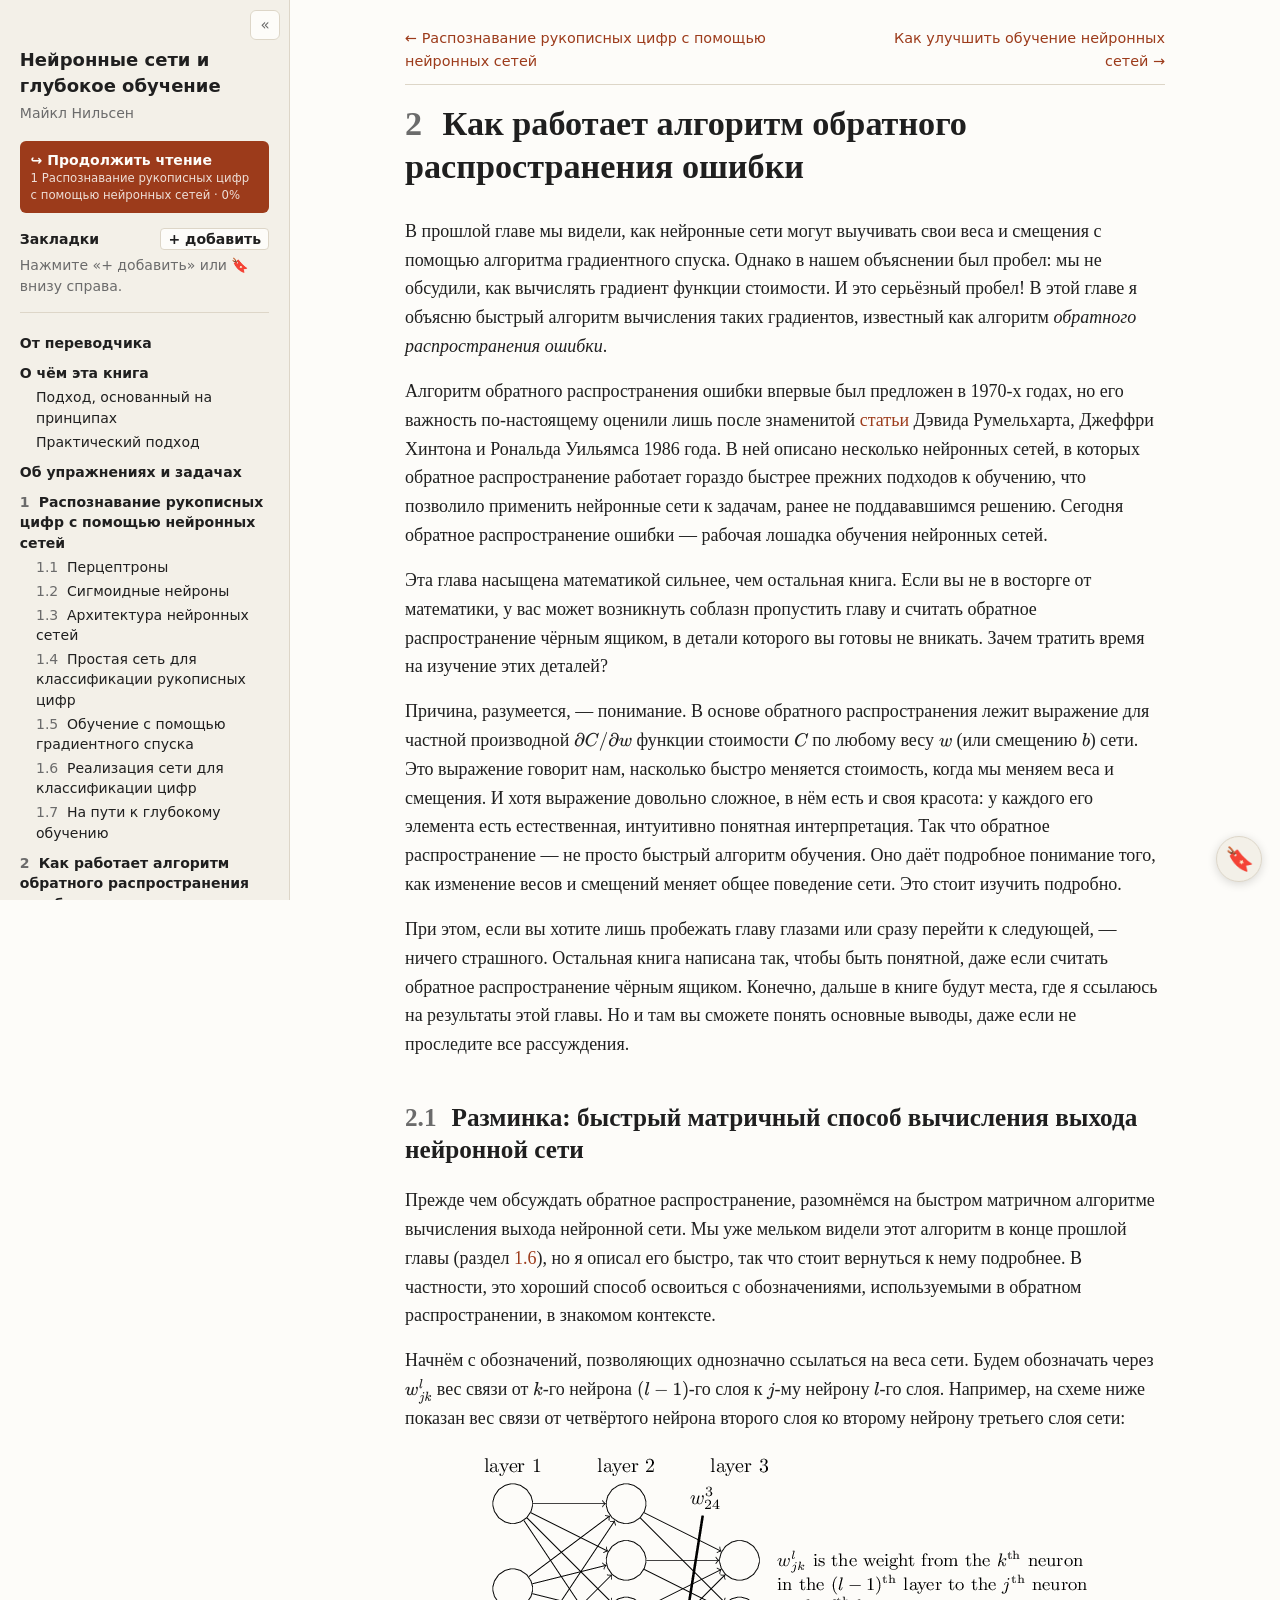
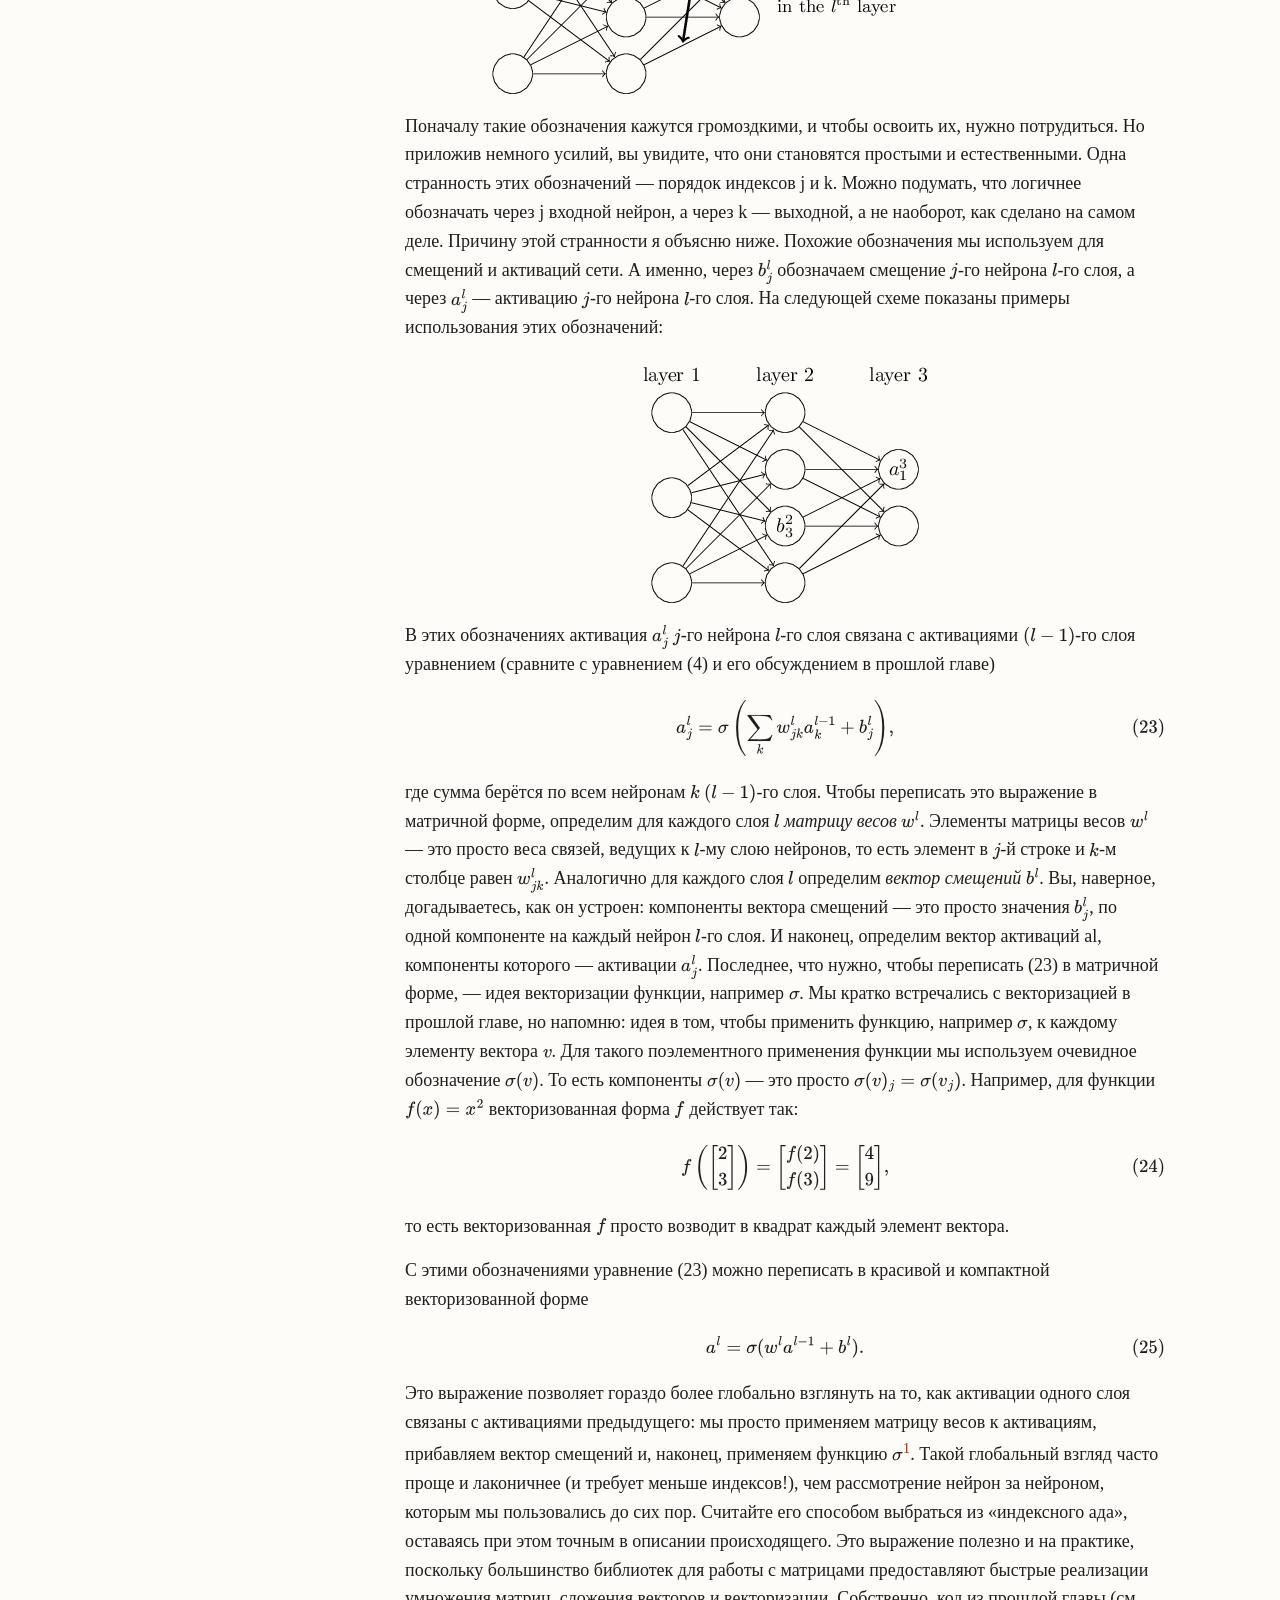
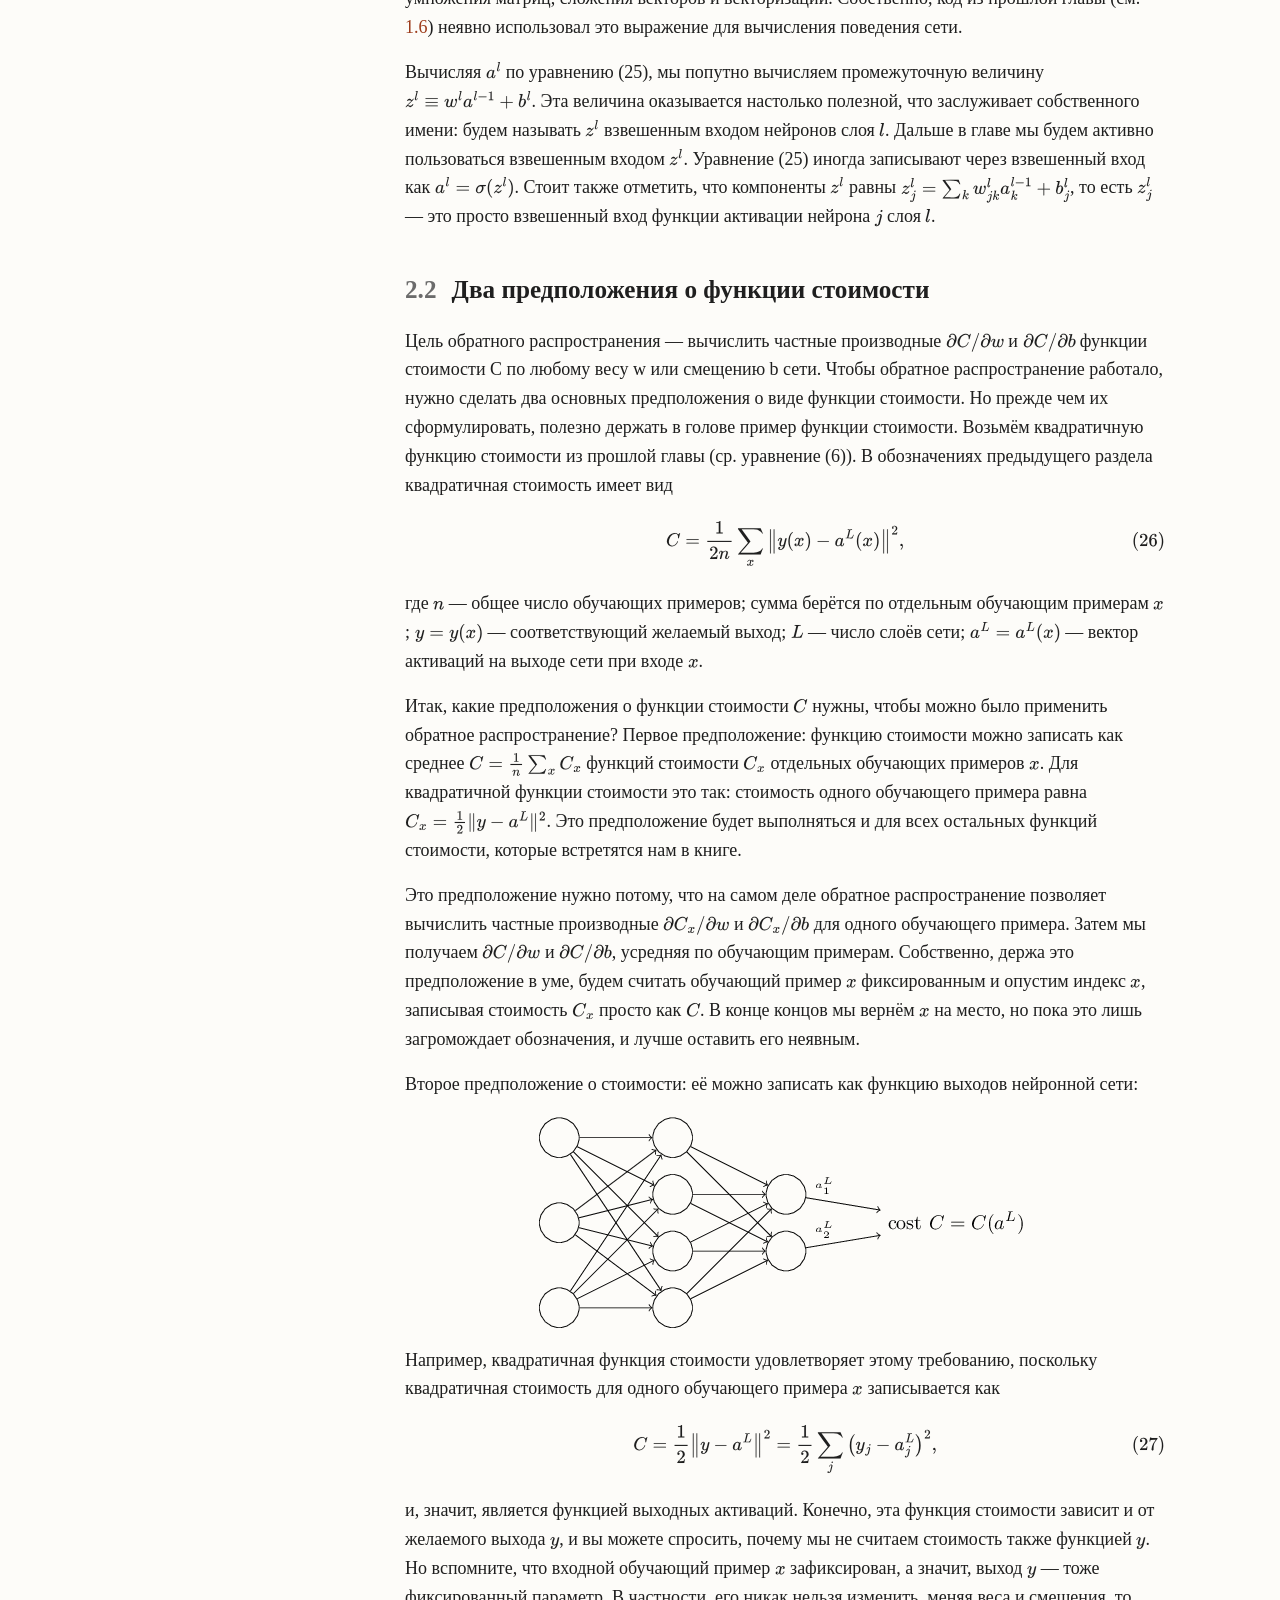
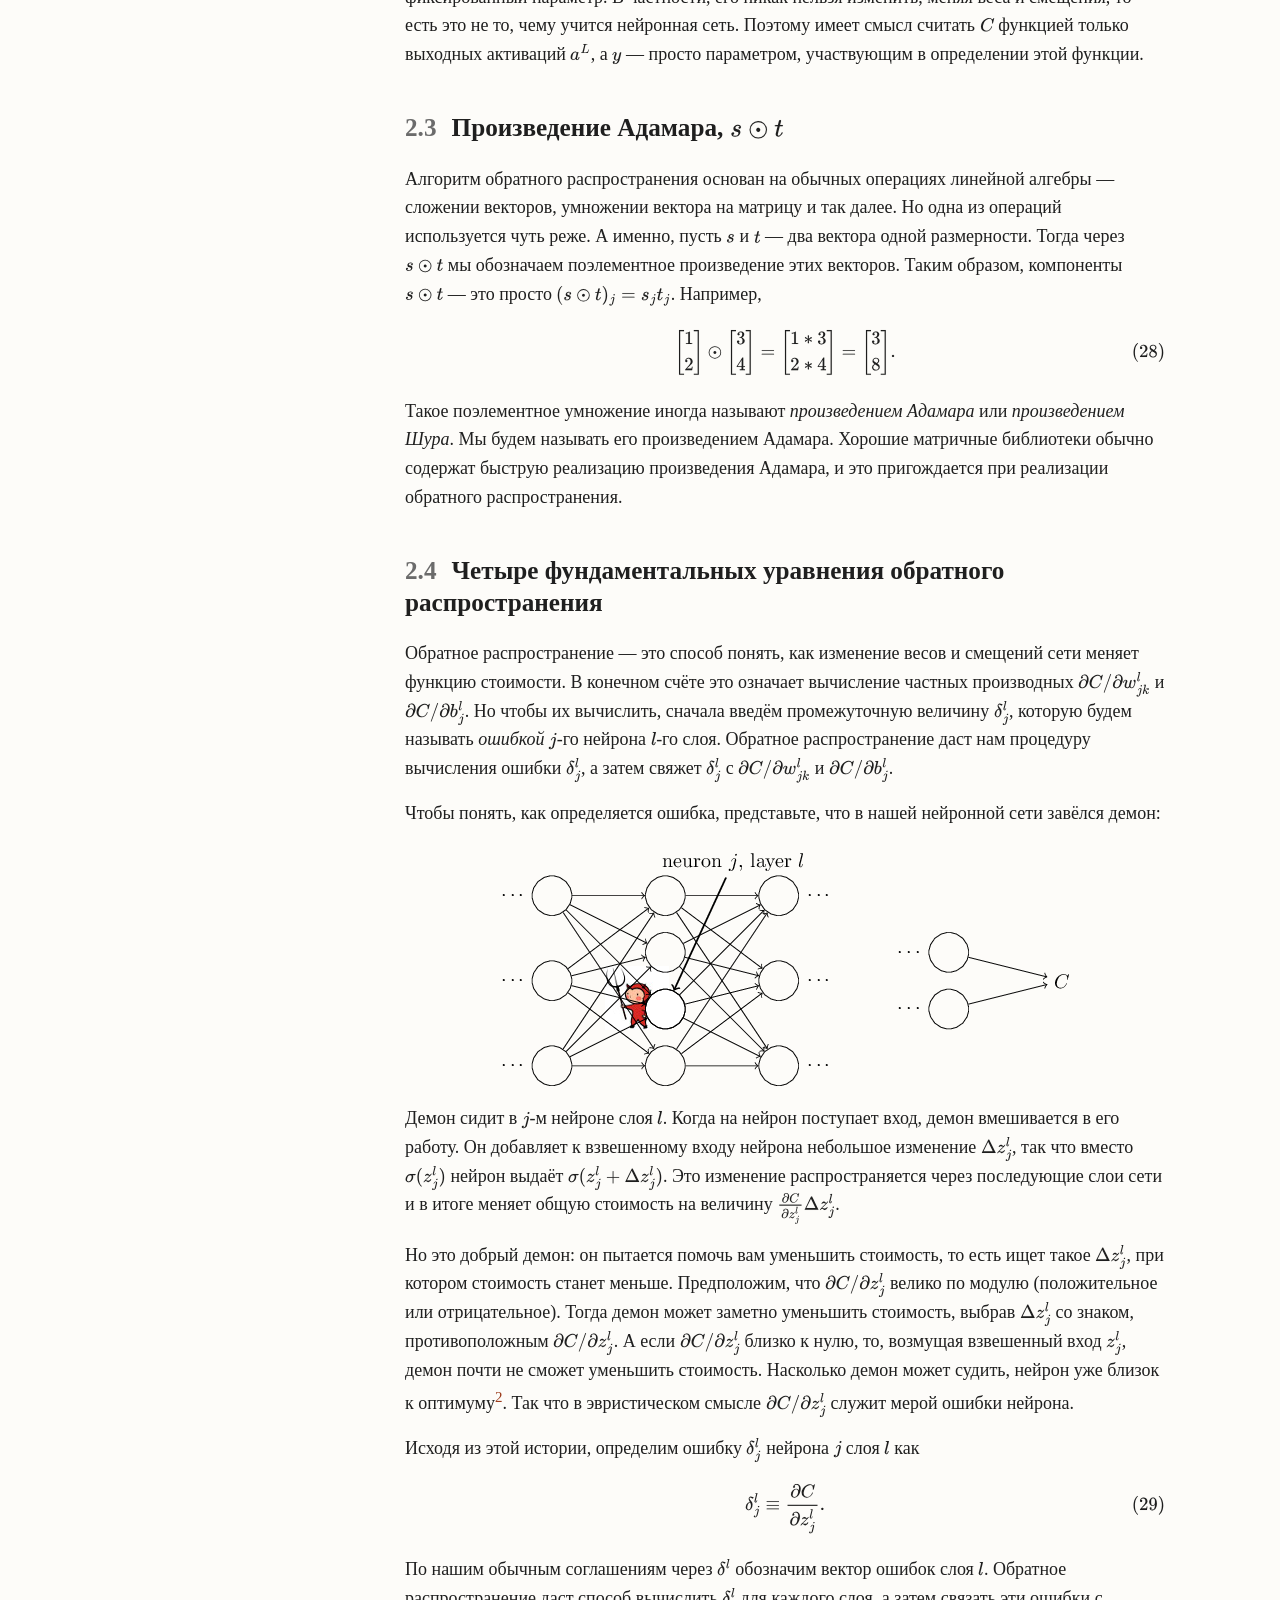
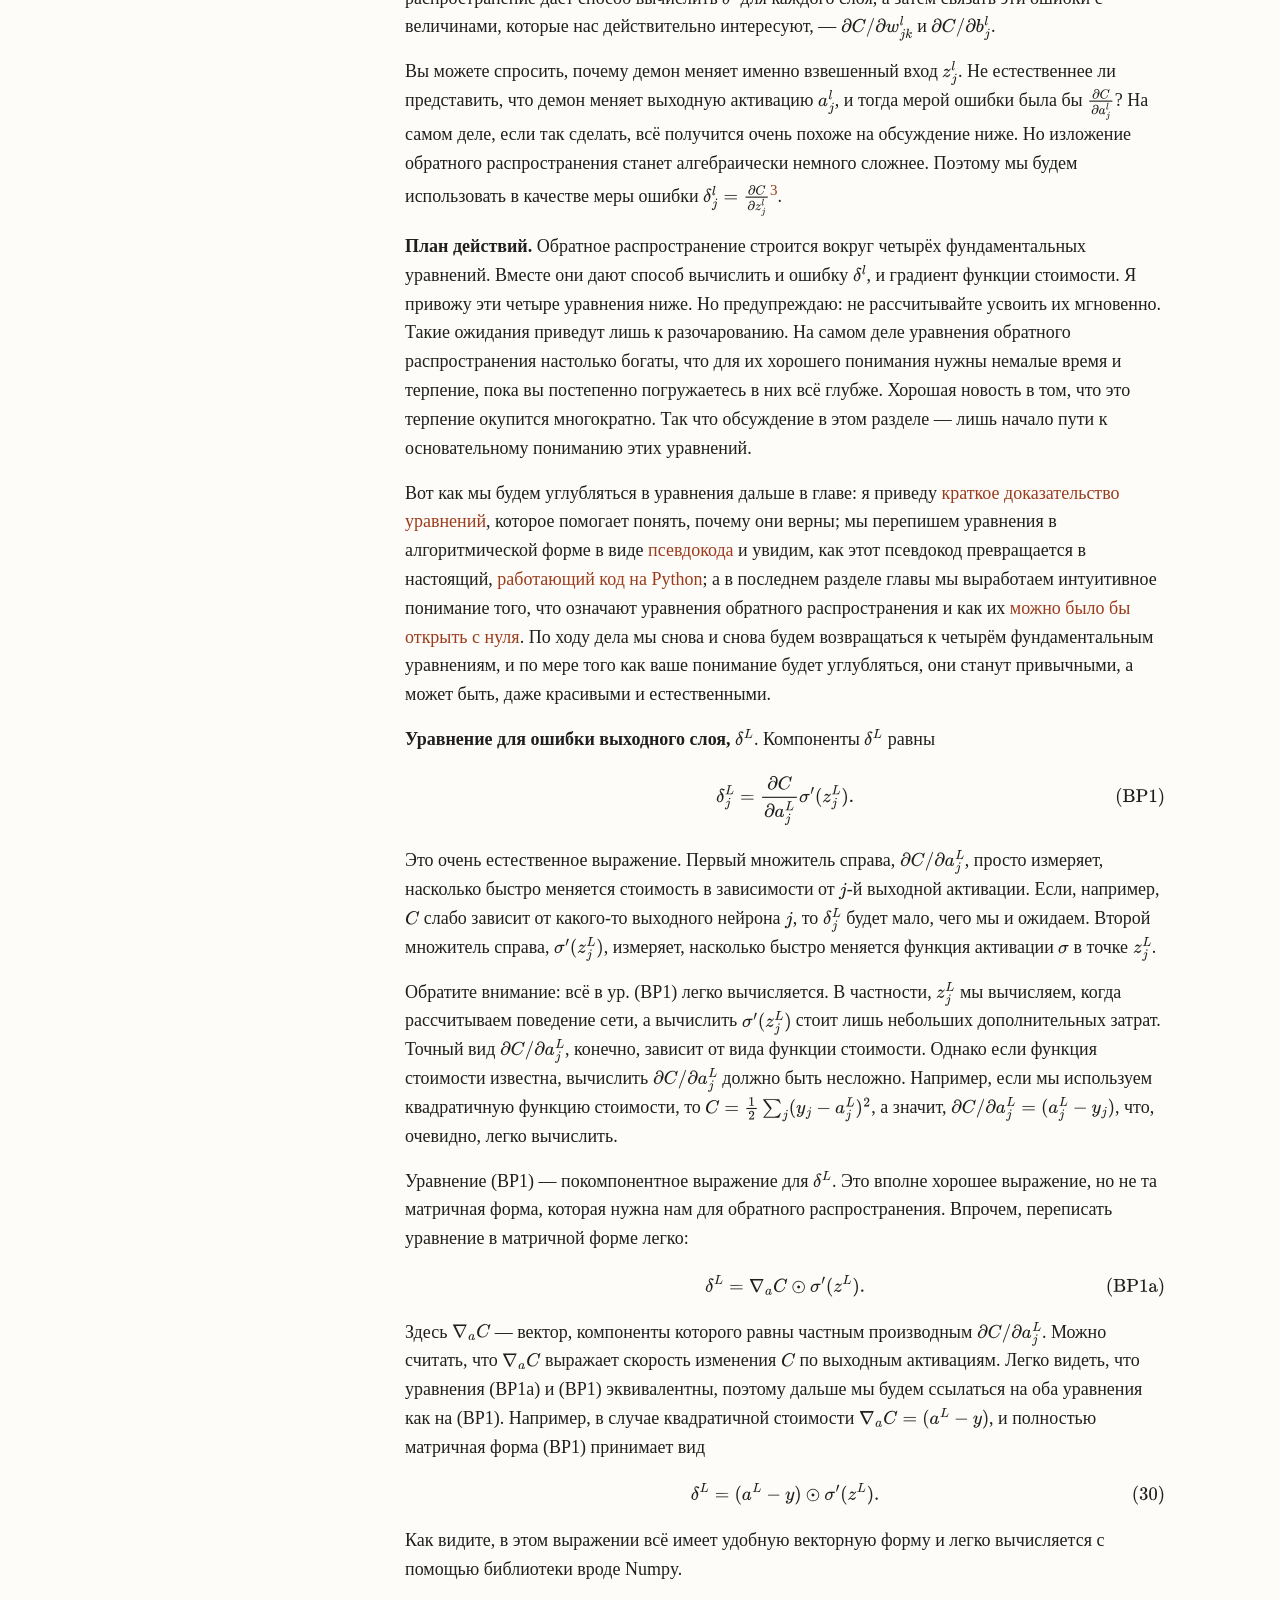
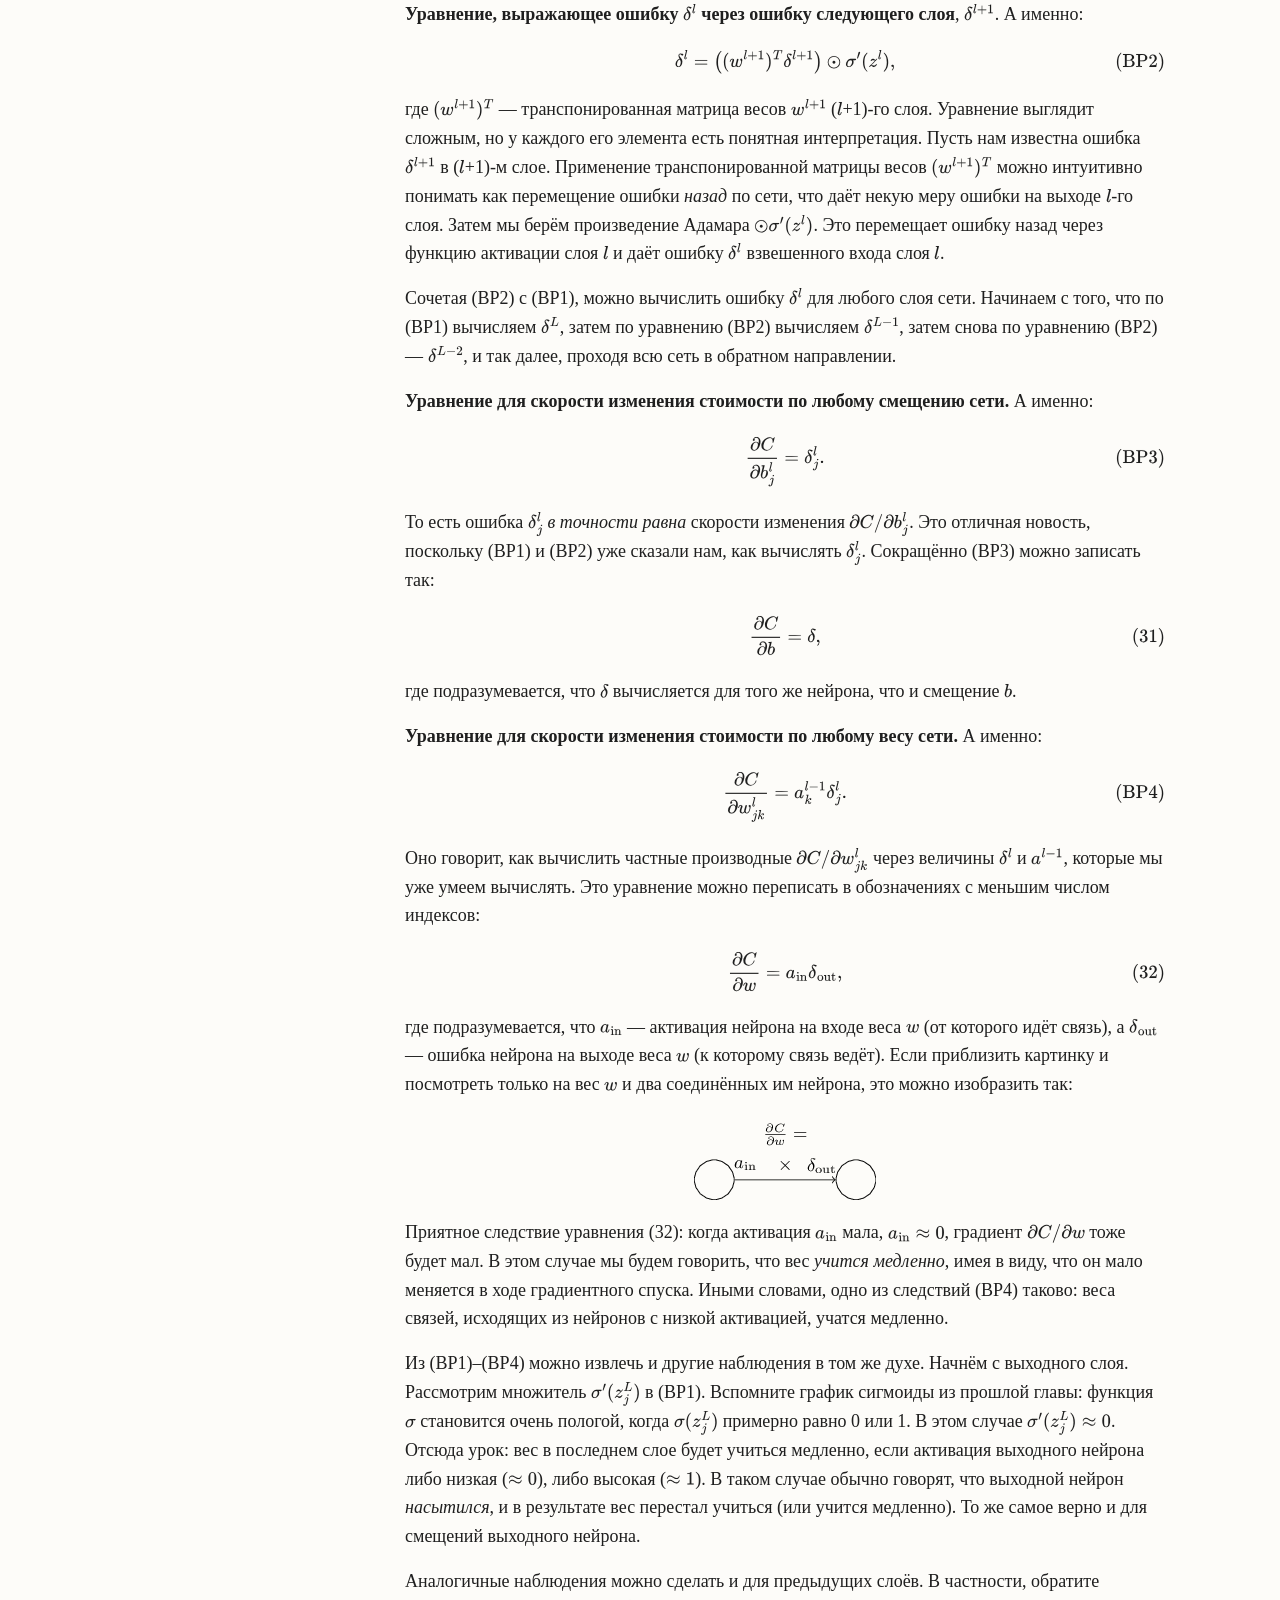
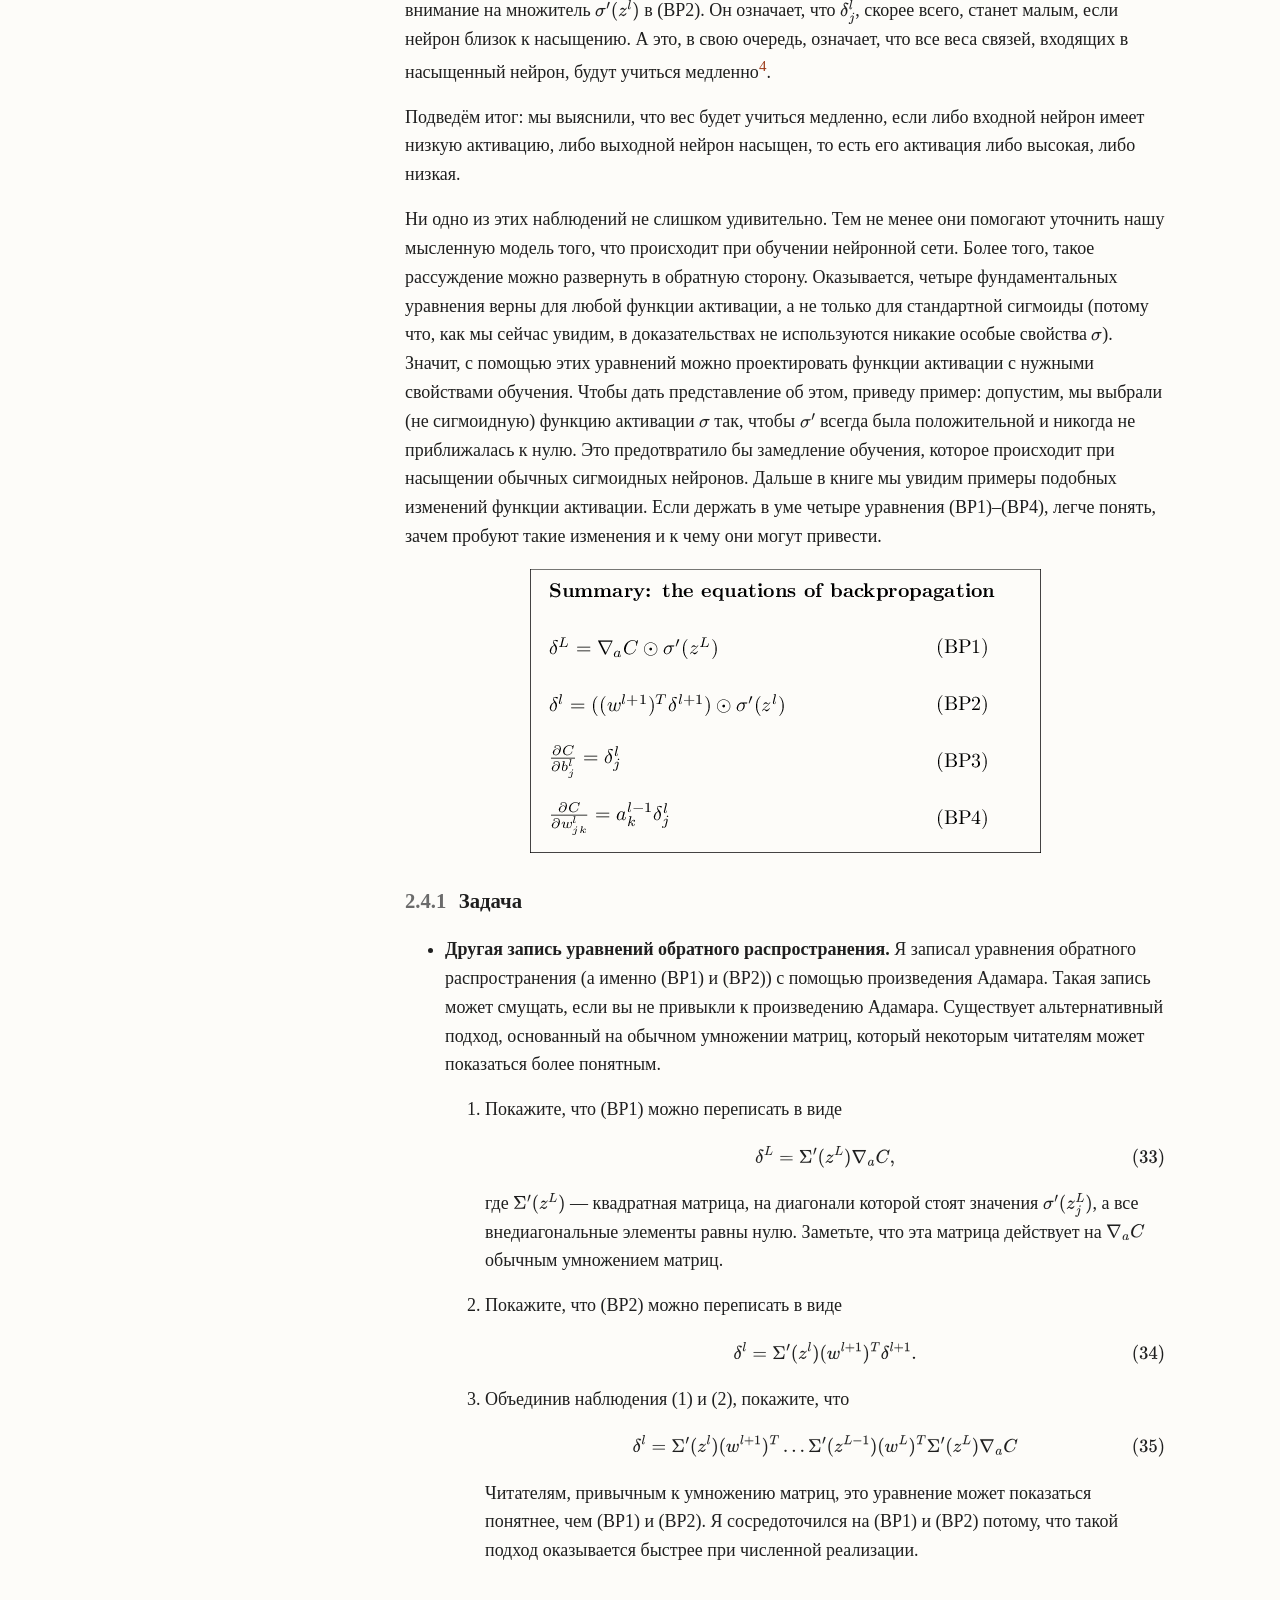
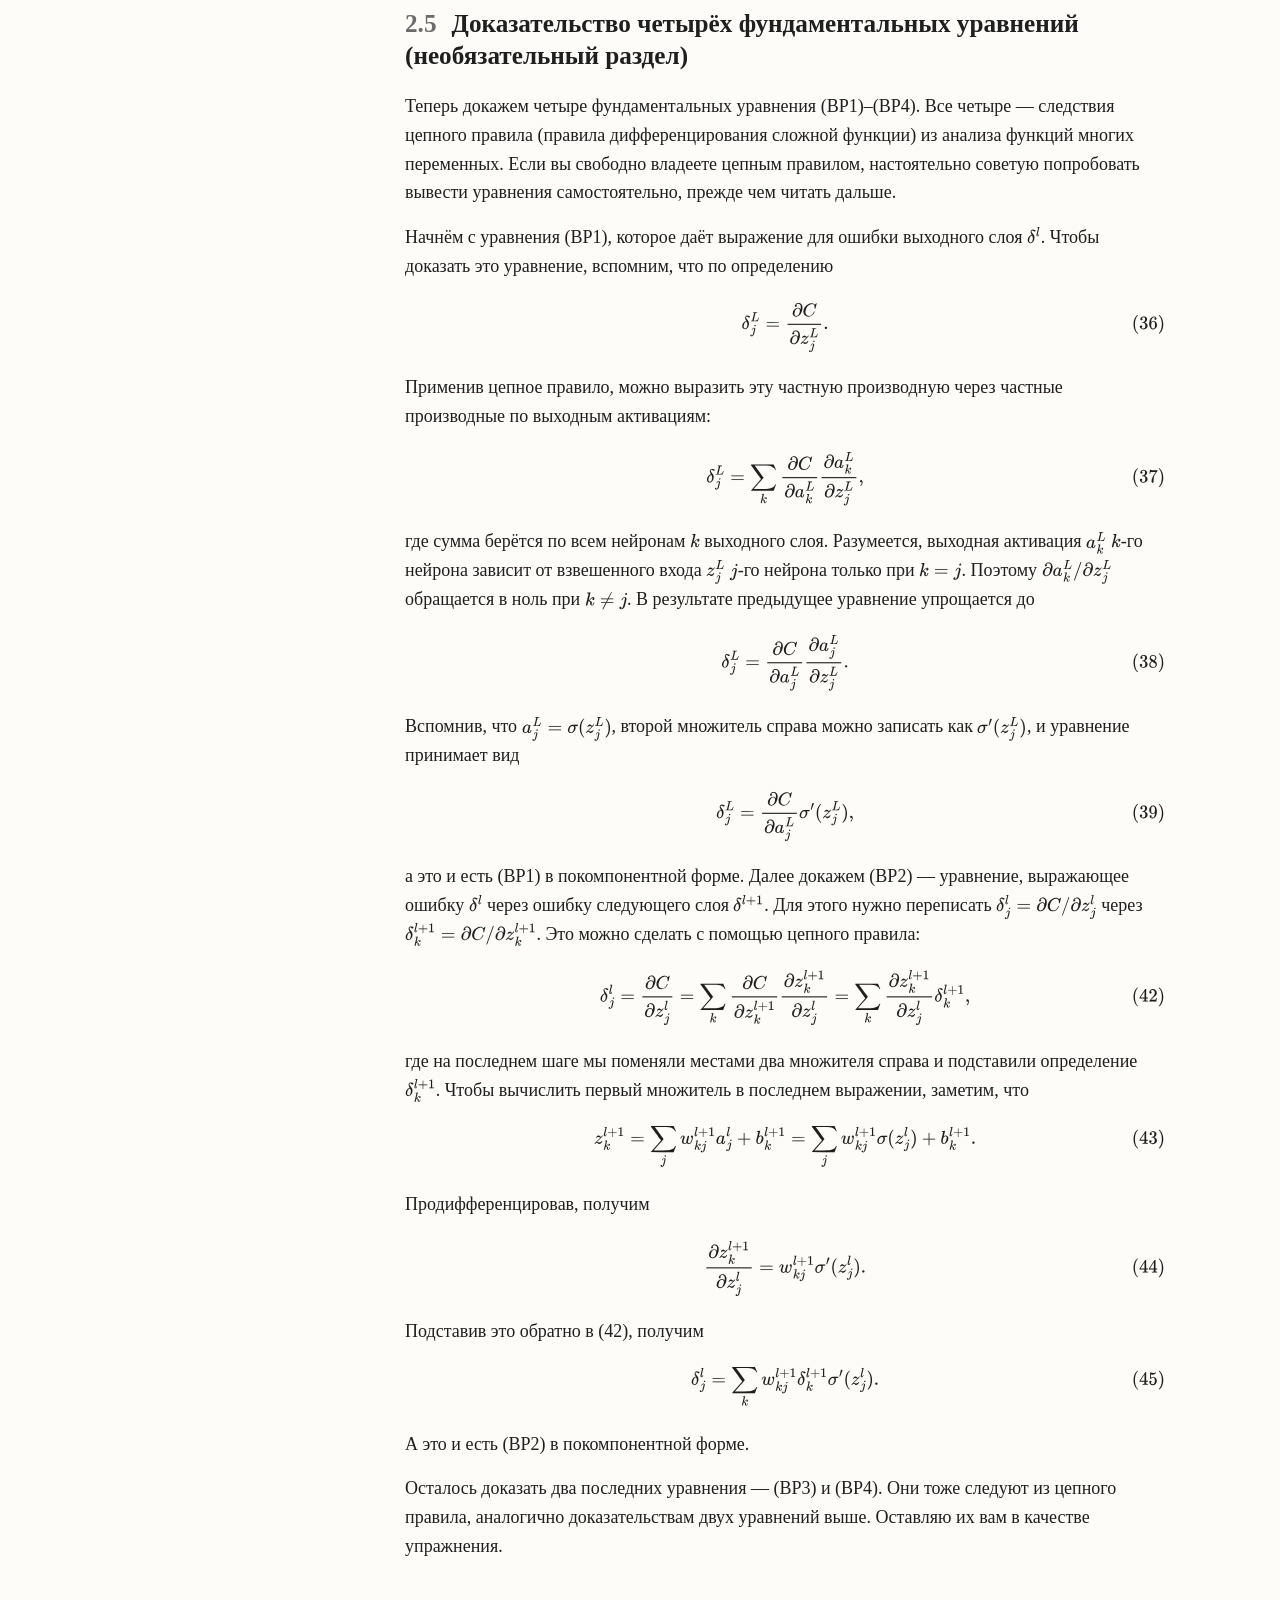
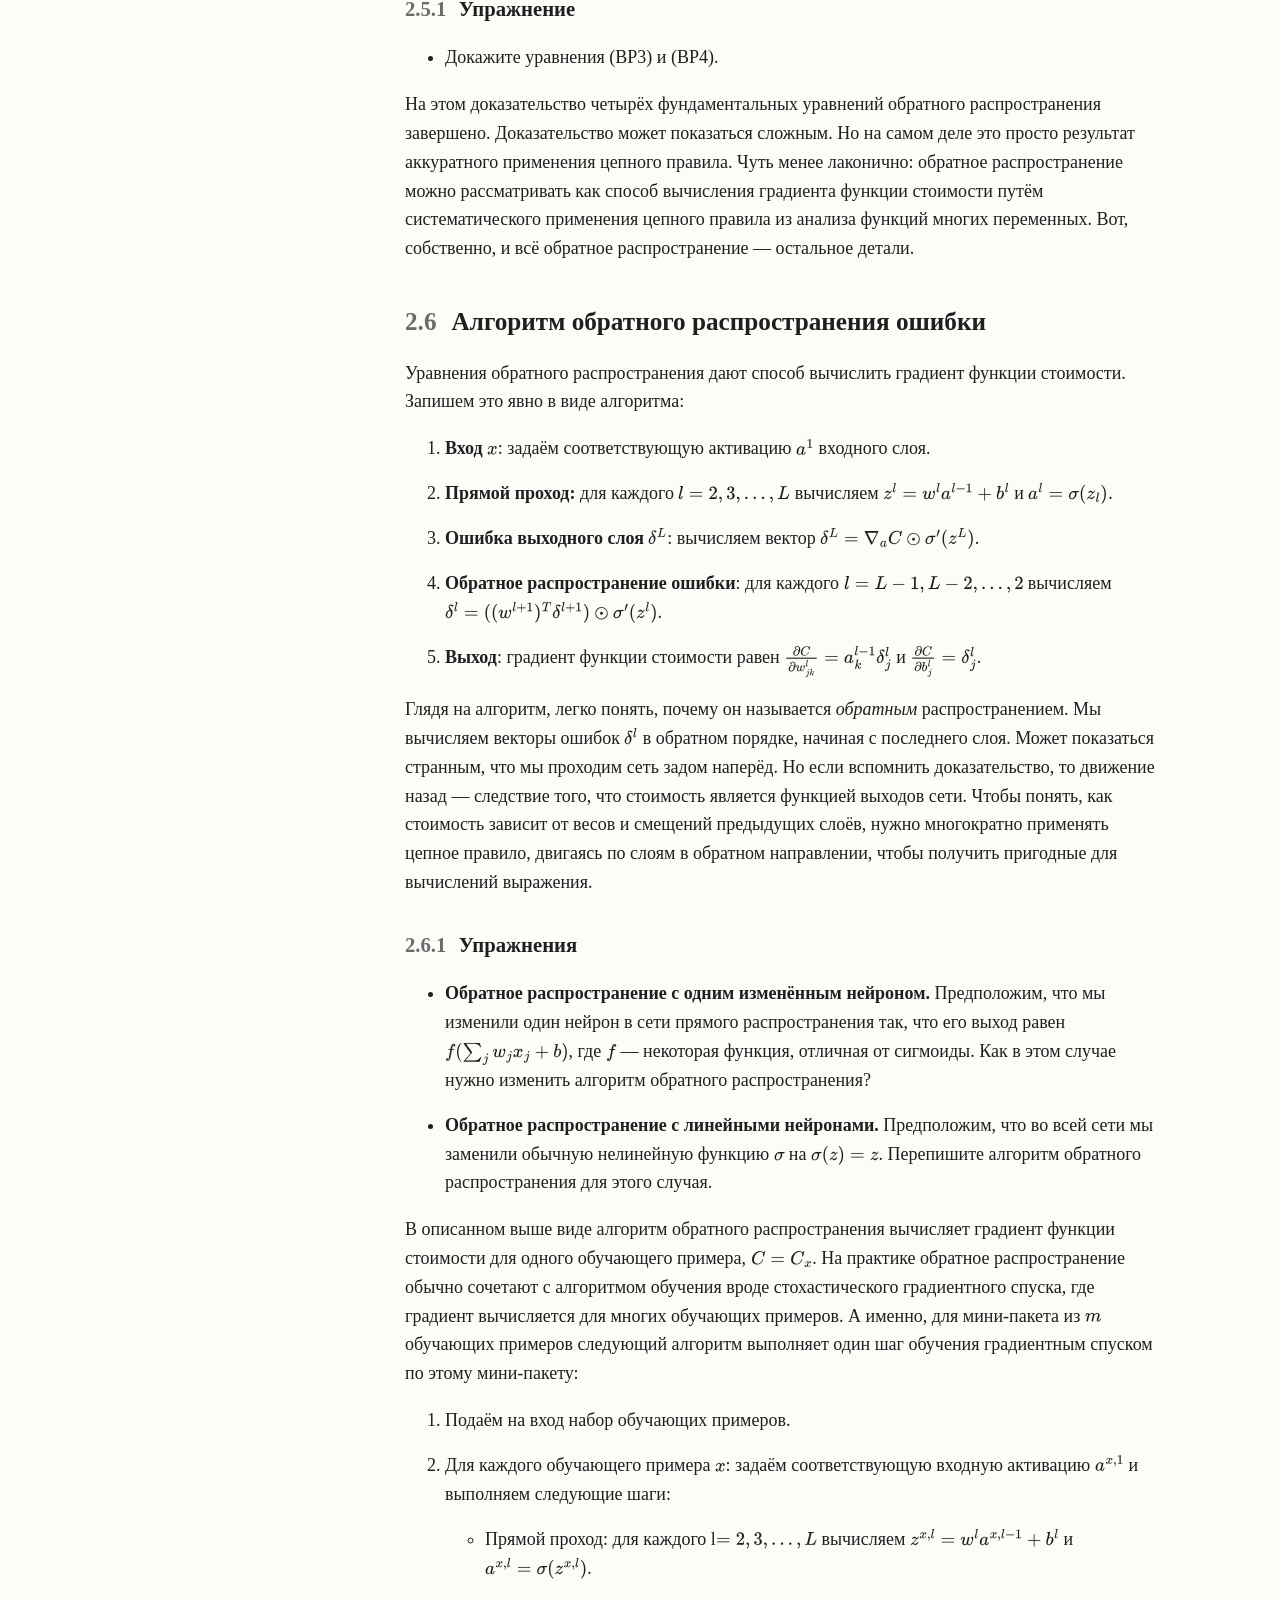
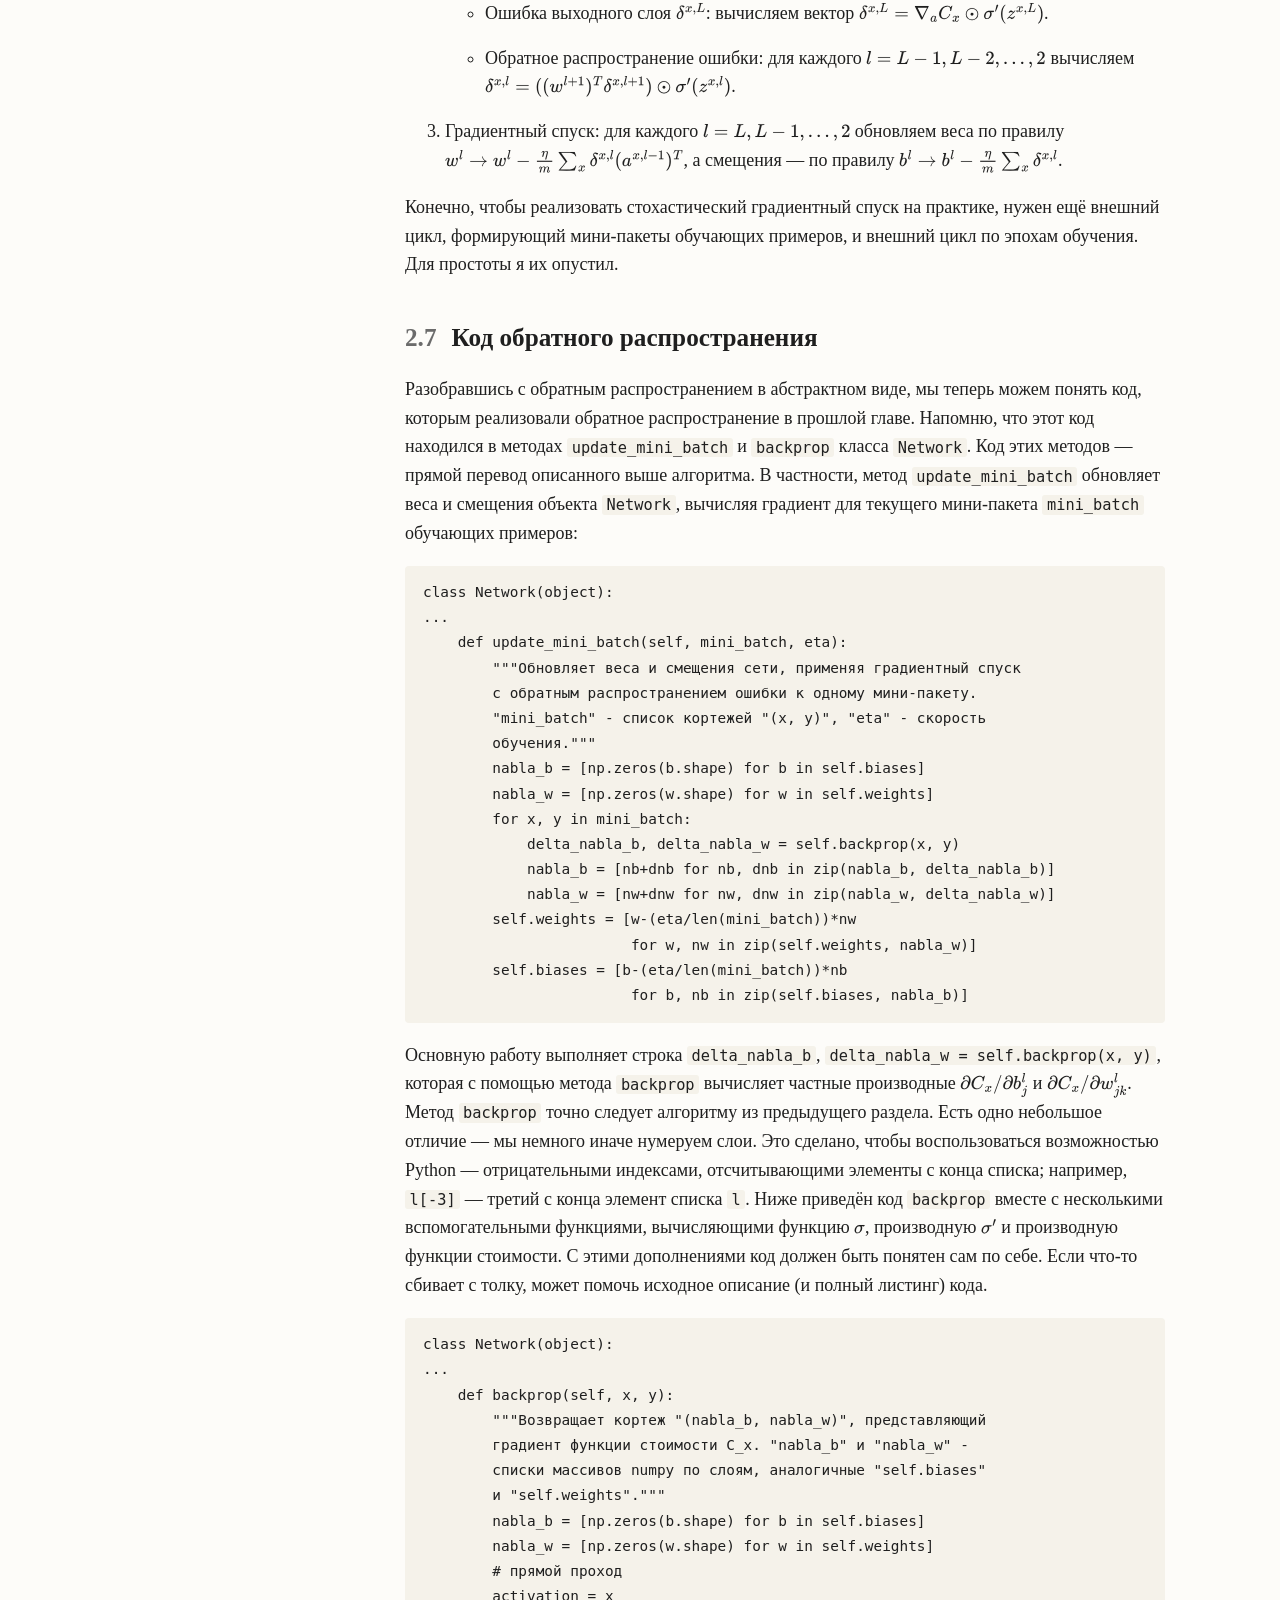
<file: part04.html>
<!DOCTYPE html>
<html lang="ru">
<head>
  <meta charset="utf-8" />
  <meta name="viewport" content="width=device-width, initial-scale=1.0" />
  <title>Как работает алгоритм обратного распространения
ошибки — Нейронные сети и глубокое обучение</title>
  <link rel="stylesheet" href="style.css" />
  <script>
    window.MathJax = {
      tex: { inlineMath: [['\\(', '\\)']], displayMath: [['\\[', '\\]']], tags: 'none' },
      svg: { fontCache: 'global' },
      options: { enableMenu: false }
    };
  </script>
  <script>try{if(localStorage.getItem("nndl-ru:sidebar")==="hidden")document.documentElement.classList.add("sb-hidden")}catch(e){}</script>
  <script defer src="mathjax.js"></script>
  <script defer src="bookmarks.js"></script>
</head>
<body>
<input type="checkbox" id="menu-toggle" />
<label for="menu-toggle" class="menu-btn" title="Оглавление">☰</label>
<button class="sb-toggle" type="button" title="Скрыть / показать боковую панель" aria-label="Скрыть или показать боковую панель"
  onclick="var h=document.documentElement;h.classList.toggle('sb-hidden');try{localStorage.setItem('nndl-ru:sidebar',h.classList.contains('sb-hidden')?'hidden':'shown')}catch(e){}"></button>
<aside class="sidebar">
  <a class="book-title" href="index.html">Нейронные сети и глубокое обучение</a>
  <div class="book-author">Майкл Нильсен</div>
  <nav class="toc">
<ul>
<li><a href="part00.html" id="toc-от-переводчика">От
переводчика</a></li>
<li><a href="part01.html" id="toc-о-чём-эта-книга">О чём эта
книга</a>
<ul>
<li><a href="part01.html#подход-основанный-на-принципах"
id="toc-подход-основанный-на-принципах">Подход, основанный на
принципах</a></li>
<li><a href="part01.html#практический-подход"
id="toc-практический-подход">Практический подход</a></li>
</ul></li>
<li><a href="part02.html"
id="toc-об-упражнениях-и-задачах">Об упражнениях и задачах</a></li>
<li><a
href="part03.html"
id="toc-распознавание-рукописных-цифр-с-помощью-нейронных-сетей"><span
class="toc-section-number">1</span> Распознавание рукописных цифр с
помощью нейронных сетей</a>
<ul>
<li><a
href="part03.html#перцептроны"
id="toc-перцептроны"><span class="toc-section-number">1.1</span>
Перцептроны</a></li>
<li><a
href="part03.html#сигмоидные-нейроны"
id="toc-сигмоидные-нейроны"><span class="toc-section-number">1.2</span>
Сигмоидные нейроны</a></li>
<li><a
href="part03.html#архитектура-нейронных-сетей"
id="toc-архитектура-нейронных-сетей"><span
class="toc-section-number">1.3</span> Архитектура нейронных
сетей</a></li>
<li><a
href="part03.html#простая-сеть-для-классификации-рукописных-цифр"
id="toc-простая-сеть-для-классификации-рукописных-цифр"><span
class="toc-section-number">1.4</span> Простая сеть для классификации
рукописных цифр</a></li>
<li><a
href="part03.html#sec:1.5"
id="toc-sec:1.5"><span class="toc-section-number">1.5</span> Обучение с
помощью градиентного спуска</a></li>
<li><a
href="part03.html#sec:1.7"
id="toc-sec:1.7"><span class="toc-section-number">1.6</span> Реализация
сети для классификации цифр</a></li>
<li><a
href="part03.html#sec:1.8"
id="toc-sec:1.8"><span class="toc-section-number">1.7</span> На пути к
глубокому обучению</a></li>
</ul></li>
<li><a
href="part04.html"
id="toc-как-работает-алгоритм-обратного-распространения-ошибки"><span
class="toc-section-number">2</span> Как работает алгоритм обратного
распространения ошибки</a>
<ul>
<li><a
href="part04.html#разминка-быстрый-матричный-способ-вычисления-выхода-нейронной-сети"
id="toc-разминка-быстрый-матричный-способ-вычисления-выхода-нейронной-сети"><span
class="toc-section-number">2.1</span> Разминка: быстрый матричный способ
вычисления выхода нейронной сети</a></li>
<li><a
href="part04.html#два-предположения-о-функции-стоимости"
id="toc-два-предположения-о-функции-стоимости"><span
class="toc-section-number">2.2</span> Два предположения о функции
стоимости</a></li>
<li><a
href="part04.html#произведение-адамара-sodott"
id="toc-произведение-адамара-sodott"><span
class="toc-section-number">2.3</span> Произведение Адамара, <span
class="math inline">\(s\odot{}t\)</span></a></li>
<li><a
href="part04.html#sec:2.4"
id="toc-sec:2.4"><span class="toc-section-number">2.4</span> Четыре
фундаментальных уравнения обратного распространения</a></li>
<li><a
href="part04.html#sec:2.5"
id="toc-sec:2.5"><span class="toc-section-number">2.5</span>
Доказательство четырёх фундаментальных уравнений (необязательный
раздел)</a></li>
<li><a
href="part04.html#sec:2.6"
id="toc-sec:2.6"><span class="toc-section-number">2.6</span> Алгоритм
обратного распространения ошибки</a></li>
<li><a
href="part04.html#sec:2.7"
id="toc-sec:2.7"><span class="toc-section-number">2.7</span> Код
обратного распространения</a></li>
<li><a
href="part04.html#sec:2.8"
id="toc-sec:2.8"><span class="toc-section-number">2.8</span> В каком
смысле обратное распространение — быстрый алгоритм?</a></li>
<li><a
href="part04.html#sec:2.9"
id="toc-sec:2.9"><span class="toc-section-number">2.9</span> Обратное
распространение: общая картина</a></li>
</ul></li>
<li><a href="part05.html" id="toc-sec:3.1"><span
class="toc-section-number">3</span> Как улучшить обучение нейронных
сетей</a>
<ul>
<li><a
href="part05.html#функция-стоимости-на-основе-перекрёстной-энтропии"
id="toc-функция-стоимости-на-основе-перекрёстной-энтропии"><span
class="toc-section-number">3.1</span> Функция стоимости на основе
перекрёстной энтропии</a></li>
<li><a href="part05.html#sec:3.2" id="toc-sec:3.2"><span
class="toc-section-number">3.2</span> Переобучение и
регуляризация</a></li>
<li><a href="part05.html#sec:3.3" id="toc-sec:3.3"><span
class="toc-section-number">3.3</span> Инициализация весов</a></li>
<li><a href="part05.html#sec:3.4" id="toc-sec:3.4"><span
class="toc-section-number">3.4</span> Снова о распознавании почерка:
код</a></li>
<li><a href="part05.html#sec:3.5" id="toc-sec:3.5"><span
class="toc-section-number">3.5</span> Как выбирать гиперпараметры
нейронной сети?</a></li>
<li><a href="part05.html#sec:3.6" id="toc-sec:3.6"><span
class="toc-section-number">3.6</span> Другие приёмы</a></li>
</ul></li>
<li><a
href="part06.html"
id="toc-наглядное-доказательство-того-что-нейронные-сети-могут-вычислить-любую-функцию"><span
class="toc-section-number">4</span> Наглядное доказательство того, что
нейронные сети могут вычислить любую функцию</a>
<ul>
<li><a
href="part06.html#две-оговорки"
id="toc-две-оговорки"><span class="toc-section-number">4.1</span> Две
оговорки</a></li>
<li><a
href="part06.html#универсальность-для-одного-входа-и-одного-выхода"
id="toc-универсальность-для-одного-входа-и-одного-выхода"><span
class="toc-section-number">4.2</span> Универсальность для одного входа и
одного выхода</a></li>
<li><a
href="part06.html#много-входных-переменных"
id="toc-много-входных-переменных"><span
class="toc-section-number">4.3</span> Много входных переменных</a></li>
<li><a
href="part06.html#за-пределами-сигмоидных-нейронов"
id="toc-за-пределами-сигмоидных-нейронов"><span
class="toc-section-number">4.4</span> За пределами сигмоидных
нейронов</a></li>
<li><a
href="part06.html#исправляем-ступенчатые-функции"
id="toc-исправляем-ступенчатые-функции"><span
class="toc-section-number">4.5</span> Исправляем ступенчатые
функции</a></li>
<li><a
href="part06.html#заключение"
id="toc-заключение">Заключение</a></li>
</ul></li>
<li><a href="part07.html"
id="toc-почему-глубокие-нейронные-сети-трудно-обучать"><span
class="toc-section-number">5</span> Почему глубокие нейронные сети
трудно обучать?</a>
<ul>
<li><a
href="part07.html#проблема-исчезающего-градиента"
id="toc-проблема-исчезающего-градиента"><span
class="toc-section-number">5.1</span> Проблема исчезающего
градиента</a></li>
<li><a
href="part07.html#что-вызывает-проблему-исчезающего-градиента-нестабильные-градиенты-в-глубоких-нейронных-сетях"
id="toc-что-вызывает-проблему-исчезающего-градиента-нестабильные-градиенты-в-глубоких-нейронных-сетях"><span
class="toc-section-number">5.2</span> Что вызывает проблему исчезающего
градиента? Нестабильные градиенты в глубоких нейронных сетях</a></li>
<li><a
href="part07.html#нестабильные-градиенты-в-более-сложных-сетях"
id="toc-нестабильные-градиенты-в-более-сложных-сетях"><span
class="toc-section-number">5.3</span> Нестабильные градиенты в более
сложных сетях</a></li>
<li><a
href="part07.html#другие-препятствия-на-пути-глубокого-обучения"
id="toc-другие-препятствия-на-пути-глубокого-обучения"><span
class="toc-section-number">5.4</span> Другие препятствия на пути
глубокого обучения</a></li>
</ul></li>
<li><a href="part08.html" id="toc-глубокое-обучение"><span
class="toc-section-number">6</span> Глубокое обучение</a>
<ul>
<li><a href="part08.html#subseq:cnn"
id="toc-subseq:cnn"><span class="toc-section-number">6.1</span>
Знакомство со свёрточными сетями</a></li>
<li><a
href="part08.html#свёрточные-нейронные-сети-на-практике"
id="toc-свёрточные-нейронные-сети-на-практике"><span
class="toc-section-number">6.2</span> Свёрточные нейронные сети на
практике</a></li>
<li><a href="part08.html#код-наших-свёрточных-сетей"
id="toc-код-наших-свёрточных-сетей"><span
class="toc-section-number">6.3</span> Код наших свёрточных
сетей</a></li>
<li><a
href="part08.html#недавний-прогресс-в-распознавании-изображений"
id="toc-недавний-прогресс-в-распознавании-изображений"><span
class="toc-section-number">6.4</span> Недавний прогресс в распознавании
изображений</a></li>
<li><a
href="part08.html#другие-подходы-к-глубоким-нейронным-сетям"
id="toc-другие-подходы-к-глубоким-нейронным-сетям"><span
class="toc-section-number">6.5</span> Другие подходы к глубоким
нейронным сетям</a></li>
<li><a href="part08.html#о-будущем-нейронных-сетей"
id="toc-о-будущем-нейронных-сетей"><span
class="toc-section-number">6.6</span> О будущем нейронных сетей</a></li>
</ul></li>
<li><a
href="part09.html"
id="toc-приложение.-существует-ли-простой-алгоритм-интеллекта">Приложение.
Существует ли простой алгоритм интеллекта?</a></li>
</ul>
  </nav>
</aside>
<main>
<nav class="pager">
  <span><a href="part03.html" rel="prev">← Распознавание рукописных цифр с помощью нейронных сетей</a></span>
  <span><a href="part05.html" rel="next">Как улучшить обучение нейронных сетей →</a></span>
</nav>
<article>
<h1 data-number="2"
id="как-работает-алгоритм-обратного-распространения-ошибки"><span
class="header-section-number">2</span> Как работает алгоритм обратного
распространения ошибки</h1>
<p>В прошлой главе мы видели, как нейронные сети могут выучивать свои
веса и смещения с помощью алгоритма градиентного спуска. Однако в нашем
объяснении был пробел: мы не обсудили, как вычислять градиент функции
стоимости. И это серьёзный пробел! В этой главе я объясню быстрый
алгоритм вычисления таких градиентов, известный как алгоритм
<em>обратного распространения ошибки</em>.</p>
<p>Алгоритм обратного распространения ошибки впервые был предложен в
1970-х годах, но его важность по-настоящему оценили лишь после
знаменитой <a
href="http://www.nature.com/nature/journal/v323/n6088/pdf/323533a0.pdf">статьи</a>
Дэвида Румельхарта, Джеффри Хинтона и Рональда Уильямса 1986 года. В ней
описано несколько нейронных сетей, в которых обратное распространение
работает гораздо быстрее прежних подходов к обучению, что позволило
применить нейронные сети к задачам, ранее не поддававшимся решению.
Сегодня обратное распространение ошибки — рабочая лошадка обучения
нейронных сетей.</p>
<p>Эта глава насыщена математикой сильнее, чем остальная книга. Если вы
не в восторге от математики, у вас может возникнуть соблазн пропустить
главу и считать обратное распространение чёрным ящиком, в детали
которого вы готовы не вникать. Зачем тратить время на изучение этих
деталей?</p>
<p>Причина, разумеется, — понимание. В основе обратного распространения
лежит выражение для частной производной <span
class="math inline">\(\partial{}C/\partial{}w\)</span> функции стоимости
<span class="math inline">\(C\)</span> по любому весу <span
class="math inline">\(w\)</span> (или смещению <span
class="math inline">\(b\)</span>) сети. Это выражение говорит нам,
насколько быстро меняется стоимость, когда мы меняем веса и смещения. И
хотя выражение довольно сложное, в нём есть и своя красота: у каждого
его элемента есть естественная, интуитивно понятная интерпретация. Так
что обратное распространение — не просто быстрый алгоритм обучения. Оно
даёт подробное понимание того, как изменение весов и смещений меняет
общее поведение сети. Это стоит изучить подробно.</p>
<p>При этом, если вы хотите лишь пробежать главу глазами или сразу
перейти к следующей, — ничего страшного. Остальная книга написана так,
чтобы быть понятной, даже если считать обратное распространение чёрным
ящиком. Конечно, дальше в книге будут места, где я ссылаюсь на
результаты этой главы. Но и там вы сможете понять основные выводы, даже
если не проследите все рассуждения.</p>
<h2 data-number="2.1"
id="разминка-быстрый-матричный-способ-вычисления-выхода-нейронной-сети"><span
class="header-section-number">2.1</span> Разминка: быстрый матричный
способ вычисления выхода нейронной сети</h2>
<p>Прежде чем обсуждать обратное распространение, разомнёмся на быстром
матричном алгоритме вычисления выхода нейронной сети. Мы уже мельком
видели этот алгоритм в конце прошлой главы (раздел <a
href="part03.html#sec:1.7"
data-reference-type="ref" data-reference="sec:1.7">1.6</a>), но я описал
его быстро, так что стоит вернуться к нему подробнее. В частности, это
хороший способ освоиться с обозначениями, используемыми в обратном
распространении, в знакомом контексте.</p>
<p>Начнём с обозначений, позволяющих однозначно ссылаться на веса сети.
Будем обозначать через <span class="math inline">\(w^l_{jk}\)</span> вес
связи от <span class="math inline">\(k\)</span>-го нейрона <span
class="math inline">\((l-1)\)</span>-го слоя к <span
class="math inline">\(j\)</span>-му нейрону <span
class="math inline">\(l\)</span>-го слоя. Например, на схеме ниже
показан вес связи от четвёртого нейрона второго слоя ко второму нейрону
третьего слоя сети:</p>
<div class="center">
<p><img src="figures/ch2/tikz16.png" alt="image" /></p>
</div>
<p>Поначалу такие обозначения кажутся громоздкими, и чтобы освоить их,
нужно потрудиться. Но приложив немного усилий, вы увидите, что они
становятся простыми и естественными. Одна странность этих обозначений —
порядок индексов j и k. Можно подумать, что логичнее обозначать через j
входной нейрон, а через k — выходной, а не наоборот, как сделано на
самом деле. Причину этой странности я объясню ниже. Похожие обозначения
мы используем для смещений и активаций сети. А именно, через <span
class="math inline">\(b^l_j\)</span> обозначаем смещение <span
class="math inline">\(j\)</span>-го нейрона <span
class="math inline">\(l\)</span>-го слоя, а через <span
class="math inline">\(a^l_j\)</span> — активацию <span
class="math inline">\(j\)</span>-го нейрона <span
class="math inline">\(l\)</span>-го слоя. На следующей схеме показаны
примеры использования этих обозначений:</p>
<div class="center">
<p><img src="figures/ch2/tikz17.png" alt="image" /></p>
</div>
<p>В этих обозначениях активация <span
class="math inline">\(a^l_j\)</span> <span
class="math inline">\(j\)</span>-го нейрона <span
class="math inline">\(l\)</span>-го слоя связана с активациями <span
class="math inline">\((l-1)\)</span>-го слоя уравнением (сравните с
уравнением (4) и его обсуждением в прошлой главе)</p>
<p><span class="math display">\[a^{l}_j = \sigma\left( \sum_k w^{l}_{jk}
a^{l-1}_k + b^l_j \right),\tag{23}\label{eq:23}\]</span> где сумма
берётся по всем нейронам <span class="math inline">\(k\)</span> <span
class="math inline">\((l-1)\)</span>-го слоя. Чтобы переписать это
выражение в матричной форме, определим для каждого слоя <span
class="math inline">\(l\)</span> <em>матрицу весов</em> <span
class="math inline">\(w^l\)</span>. Элементы матрицы весов <span
class="math inline">\(w^l\)</span> — это просто веса связей, ведущих к
<span class="math inline">\(l\)</span>-му слою нейронов, то есть элемент
в <span class="math inline">\(j\)</span>-й строке и <span
class="math inline">\(k\)</span>-м столбце равен <span
class="math inline">\(w^l_{jk}\)</span>. Аналогично для каждого слоя
<span class="math inline">\(l\)</span> определим <em>вектор
смещений</em> <span class="math inline">\(b^l\)</span>. Вы, наверное,
догадываетесь, как он устроен: компоненты вектора смещений — это просто
значения <span class="math inline">\(b^l_j\)</span>, по одной компоненте
на каждый нейрон <span class="math inline">\(l\)</span>-го слоя. И
наконец, определим вектор активаций al, компоненты которого — активации
<span class="math inline">\(a^l_j\)</span>. Последнее, что нужно, чтобы
переписать (23) в матричной форме, — идея векторизации функции, например
<span class="math inline">\(\sigma\)</span>. Мы кратко встречались с
векторизацией в прошлой главе, но напомню: идея в том, чтобы применить
функцию, например <span class="math inline">\(\sigma\)</span>, к каждому
элементу вектора <span class="math inline">\(v\)</span>. Для такого
поэлементного применения функции мы используем очевидное обозначение
<span class="math inline">\(\sigma(v)\)</span>. То есть компоненты <span
class="math inline">\(\sigma(v)\)</span> — это просто <span
class="math inline">\(\sigma(v)_j = \sigma(v_j)\)</span>. Например, для
функции <span class="math inline">\(f(x)=x^2\)</span> векторизованная
форма <span class="math inline">\(f\)</span> действует так: <span
class="math display">\[f\left(\left[ \begin{array}{c} 2 \\ 3 \end{array}
\right] \right)
= \left[ \begin{array}{c} f(2) \\ f(3) \end{array} \right]
= \left[ \begin{array}{c} 4 \\ 9 \end{array} \right],
\tag{24}\label{eq:24}\]</span> то есть векторизованная <span
class="math inline">\(f\)</span> просто возводит в квадрат каждый
элемент вектора.</p>
<p>С этими обозначениями уравнение (23) можно переписать в красивой и
компактной векторизованной форме <span class="math display">\[a^{l} =
\sigma(w^l a^{l-1}+b^l).
\tag{25}\label{eq:25}\]</span> Это выражение позволяет гораздо более
глобально взглянуть на то, как активации одного слоя связаны с
активациями предыдущего: мы просто применяем матрицу весов к активациям,
прибавляем вектор смещений и, наконец, применяем функцию <span
class="math inline">\(\sigma\)</span><a href="#fn1" class="footnote-ref"
id="fnref1" role="doc-noteref"><sup>1</sup></a>. Такой глобальный взгляд
часто проще и лаконичнее (и требует меньше индексов!), чем рассмотрение
нейрон за нейроном, которым мы пользовались до сих пор. Считайте его
способом выбраться из «индексного ада», оставаясь при этом точным в
описании происходящего. Это выражение полезно и на практике, поскольку
большинство библиотек для работы с матрицами предоставляют быстрые
реализации умножения матриц, сложения векторов и векторизации.
Собственно, код из прошлой главы (см. <a
href="part03.html#sec:1.7"
data-reference-type="ref" data-reference="sec:1.7">1.6</a>) неявно
использовал это выражение для вычисления поведения сети.</p>
<p>Вычисляя <span class="math inline">\(a^l\)</span> по уравнению (25),
мы попутно вычисляем промежуточную величину <span
class="math inline">\(z^l \equiv w^l a^{l-1}+b^l\)</span>. Эта величина
оказывается настолько полезной, что заслуживает собственного имени:
будем называть <span class="math inline">\(z^l\)</span> взвешенным
входом нейронов слоя <span class="math inline">\(l\)</span>. Дальше в
главе мы будем активно пользоваться взвешенным входом <span
class="math inline">\(z^l\)</span>. Уравнение (25) иногда записывают
через взвешенный вход как <span
class="math inline">\(a^l=\sigma(z^l)\)</span>. Стоит также отметить,
что компоненты <span class="math inline">\(z^l\)</span> равны <span
class="math inline">\(z^l_j= \sum_k w^l_{jk} a^{l-1}_k+b^l_j\)</span>,
то есть <span class="math inline">\(z^l_j\)</span> — это просто
взвешенный вход функции активации нейрона <span
class="math inline">\(j\)</span> слоя <span
class="math inline">\(l\)</span>.</p>
<h2 data-number="2.2" id="два-предположения-о-функции-стоимости"><span
class="header-section-number">2.2</span> Два предположения о функции
стоимости</h2>
<p>Цель обратного распространения — вычислить частные производные <span
class="math inline">\(\partial{}C/\partial{}w\)</span> и <span
class="math inline">\(\partial{}C/\partial{}b\)</span> функции стоимости
C по любому весу w или смещению b сети. Чтобы обратное распространение
работало, нужно сделать два основных предположения о виде функции
стоимости. Но прежде чем их сформулировать, полезно держать в голове
пример функции стоимости. Возьмём квадратичную функцию стоимости из
прошлой главы (ср. уравнение (6)). В обозначениях предыдущего раздела
квадратичная стоимость имеет вид <span class="math display">\[C =
\frac{1}{2n} \sum_x \left\|y(x)-a^L(x)\right\|^2,
\tag{26}\label{eq:26}\]</span> где <span
class="math inline">\(n\)</span> — общее число обучающих примеров; сумма
берётся по отдельным обучающим примерам <span
class="math inline">\(x\)</span>; <span
class="math inline">\(y=y(x)\)</span> — соответствующий желаемый выход;
<span class="math inline">\(L\)</span> — число слоёв сети; <span
class="math inline">\(a^L=a^L(x)\)</span> — вектор активаций на выходе
сети при входе <span class="math inline">\(x\)</span>.</p>
<p>Итак, какие предположения о функции стоимости <span
class="math inline">\(C\)</span> нужны, чтобы можно было применить
обратное распространение? Первое предположение: функцию стоимости можно
записать как среднее <span
class="math inline">\(C=\frac1n\sum_xC_x\)</span> функций стоимости
<span class="math inline">\(C_x\)</span> отдельных обучающих примеров
<span class="math inline">\(x\)</span>. Для квадратичной функции
стоимости это так: стоимость одного обучающего примера равна <span
class="math inline">\(C_x=\frac12\|y-a^L\|^2\)</span>. Это предположение
будет выполняться и для всех остальных функций стоимости, которые
встретятся нам в книге.</p>
<p>Это предположение нужно потому, что на самом деле обратное
распространение позволяет вычислить частные производные <span
class="math inline">\(\partial{}C_x/\partial{}w\)</span> и <span
class="math inline">\(\partial{}C_x/\partial{}b\)</span> для одного
обучающего примера. Затем мы получаем <span
class="math inline">\(\partial{}C/\partial{}w\)</span> и <span
class="math inline">\(\partial{}C/\partial{}b\)</span>, усредняя по
обучающим примерам. Собственно, держа это предположение в уме, будем
считать обучающий пример <span class="math inline">\(x\)</span>
фиксированным и опустим индекс <span class="math inline">\(x\)</span>,
записывая стоимость <span class="math inline">\(C_x\)</span> просто как
<span class="math inline">\(C\)</span>. В конце концов мы вернём <span
class="math inline">\(x\)</span> на место, но пока это лишь загромождает
обозначения, и лучше оставить его неявным.</p>
<p>Второе предположение о стоимости: её можно записать как функцию
выходов нейронной сети:</p>
<div class="center">
<p><img src="figures/ch2/tikz18.png" alt="image" /></p>
</div>
<p>Например, квадратичная функция стоимости удовлетворяет этому
требованию, поскольку квадратичная стоимость для одного обучающего
примера <span class="math inline">\(x\)</span> записывается как <span
class="math display">\[C = \frac{1}{2} \left\|y-a^L\right\|^2 =
\frac{1}{2} \sum_j \left(y_j-a^L_j\right)^2,
\tag{27}\label{eq:27}\]</span> и, значит, является функцией выходных
активаций. Конечно, эта функция стоимости зависит и от желаемого выхода
<span class="math inline">\(y\)</span>, и вы можете спросить, почему мы
не считаем стоимость также функцией <span
class="math inline">\(y\)</span>. Но вспомните, что входной обучающий
пример <span class="math inline">\(x\)</span> зафиксирован, а значит,
выход <span class="math inline">\(y\)</span> — тоже фиксированный
параметр. В частности, его никак нельзя изменить, меняя веса и смещения,
то есть это не то, чему учится нейронная сеть. Поэтому имеет смысл
считать <span class="math inline">\(C\)</span> функцией только выходных
активаций <span class="math inline">\(a^L\)</span>, а <span
class="math inline">\(y\)</span> — просто параметром, участвующим в
определении этой функции.</p>
<h2 data-number="2.3" id="произведение-адамара-sodott"><span
class="header-section-number">2.3</span> Произведение Адамара, <span
class="math inline">\(s\odot{}t\)</span></h2>
<p>Алгоритм обратного распространения основан на обычных операциях
линейной алгебры — сложении векторов, умножении вектора на матрицу и так
далее. Но одна из операций используется чуть реже. А именно, пусть <span
class="math inline">\(s\)</span> и <span
class="math inline">\(t\)</span> — два вектора одной размерности. Тогда
через <span class="math inline">\(s\odot{}t\)</span> мы обозначаем
поэлементное произведение этих векторов. Таким образом, компоненты <span
class="math inline">\(s\odot{}t\)</span> — это просто <span
class="math inline">\((s \odot t)_j = s_j t_j\)</span>. Например, <span
class="math display">\[\left[\begin{array}{c} 1 \\ 2 \end{array}\right]
    \odot \left[\begin{array}{c} 3 \\ 4\end{array} \right]
    = \left[ \begin{array}{c} 1 * 3 \\ 2 * 4 \end{array} \right]
    = \left[ \begin{array}{c} 3 \\ 8 \end{array} \right].
    \tag{28}\label{eq:28}\]</span> Такое поэлементное умножение иногда
называют <em>произведением Адамара</em> или <em>произведением Шура</em>.
Мы будем называть его произведением Адамара. Хорошие матричные
библиотеки обычно содержат быструю реализацию произведения Адамара, и
это пригождается при реализации обратного распространения.</p>
<h2 data-number="2.4" id="sec:2.4"><span
class="header-section-number">2.4</span> Четыре фундаментальных
уравнения обратного распространения</h2>
<p>Обратное распространение — это способ понять, как изменение весов и
смещений сети меняет функцию стоимости. В конечном счёте это означает
вычисление частных производных <span
class="math inline">\(\partial{}C/\partial{}w^l_{jk}\)</span> и <span
class="math inline">\(\partial{}C/\partial{}b^l_j\)</span>. Но чтобы их
вычислить, сначала введём промежуточную величину <span
class="math inline">\(\delta^l_j\)</span>, которую будем называть
<em>ошибкой</em> <span class="math inline">\(j\)</span>-го нейрона <span
class="math inline">\(l\)</span>-го слоя. Обратное распространение даст
нам процедуру вычисления ошибки <span
class="math inline">\(\delta^l_j\)</span>, а затем свяжет <span
class="math inline">\(\delta^l_j\)</span> с <span
class="math inline">\(\partial{}C/\partial{}w^l_{jk}\)</span> и <span
class="math inline">\(\partial{}C/\partial{}b^l_j\)</span>.</p>
<p>Чтобы понять, как определяется ошибка, представьте, что в нашей
нейронной сети завёлся демон:</p>
<div class="center">
<p><img src="figures/ch2/tikz19.png" alt="image" /></p>
</div>
<p>Демон сидит в <span class="math inline">\(j\)</span>-м нейроне слоя
<span class="math inline">\(l\)</span>. Когда на нейрон поступает вход,
демон вмешивается в его работу. Он добавляет к взвешенному входу нейрона
небольшое изменение <span class="math inline">\(\Delta{}z^l_j\)</span>,
так что вместо <span class="math inline">\(\sigma(z^l_j)\)</span> нейрон
выдаёт <span class="math inline">\(\sigma(z^l_j+\Delta{}z^l_j)\)</span>.
Это изменение распространяется через последующие слои сети и в итоге
меняет общую стоимость на величину <span
class="math inline">\(\frac{\partial{}C}{\partial{}z^l_j}\Delta{}z^l_j\)</span>.</p>
<p>Но это добрый демон: он пытается помочь вам уменьшить стоимость, то
есть ищет такое <span class="math inline">\(\Delta{}z^l_j\)</span>, при
котором стоимость станет меньше. Предположим, что <span
class="math inline">\(\partial{}C/\partial{}z^l_j\)</span> велико по
модулю (положительное или отрицательное). Тогда демон может заметно
уменьшить стоимость, выбрав <span
class="math inline">\(\Delta{}z^l_j\)</span> со знаком, противоположным
<span class="math inline">\(\partial{}C/\partial{}z^l_j\)</span>. А если
<span class="math inline">\(\partial{}C/\partial{}z^l_j\)</span> близко
к нулю, то, возмущая взвешенный вход <span
class="math inline">\(z^l_j\)</span>, демон почти не сможет уменьшить
стоимость. Насколько демон может судить, нейрон уже близок к оптимуму<a
href="#fn2" class="footnote-ref" id="fnref2"
role="doc-noteref"><sup>2</sup></a>. Так что в эвристическом смысле
<span class="math inline">\(\partial{}C/\partial{}z^l_j\)</span> служит
мерой ошибки нейрона.</p>
<p>Исходя из этой истории, определим ошибку <span
class="math inline">\(\delta^l_j\)</span> нейрона <span
class="math inline">\(j\)</span> слоя <span
class="math inline">\(l\)</span> как <span
class="math display">\[\delta^l_j\equiv\frac{\partial{}C}{\partial{}z^l_j}.\tag{29}\label{eq:29}\]</span>
По нашим обычным соглашениям через <span
class="math inline">\(\delta{}^l\)</span> обозначим вектор ошибок слоя
<span class="math inline">\(l\)</span>. Обратное распространение даст
способ вычислить <span class="math inline">\(\delta{}^l\)</span> для
каждого слоя, а затем связать эти ошибки с величинами, которые нас
действительно интересуют, — <span
class="math inline">\(\partial{}C/\partial{}w^l_{jk}\)</span> и <span
class="math inline">\(\partial{}C/\partial{}b^l_j\)</span>.</p>
<p>Вы можете спросить, почему демон меняет именно взвешенный вход <span
class="math inline">\(z^l_j\)</span>. Не естественнее ли представить,
что демон меняет выходную активацию <span
class="math inline">\(a^l_j\)</span>, и тогда мерой ошибки была бы <span
class="math inline">\(\frac{\partial{}C}{\partial{}a^l_j}\)</span>? На
самом деле, если так сделать, всё получится очень похоже на обсуждение
ниже. Но изложение обратного распространения станет алгебраически
немного сложнее. Поэтому мы будем использовать в качестве меры ошибки
<span
class="math inline">\(\delta^l_j=\frac{\partial{}C}{\partial{}z^l_j}\)</span><a
href="#fn3" class="footnote-ref" id="fnref3"
role="doc-noteref"><sup>3</sup></a>.</p>
<p><strong>План действий.</strong> Обратное распространение строится
вокруг четырёх фундаментальных уравнений. Вместе они дают способ
вычислить и ошибку <span class="math inline">\(\delta{}^l\)</span>, и
градиент функции стоимости. Я привожу эти четыре уравнения ниже. Но
предупреждаю: не рассчитывайте усвоить их мгновенно. Такие ожидания
приведут лишь к разочарованию. На самом деле уравнения обратного
распространения настолько богаты, что для их хорошего понимания нужны
немалые время и терпение, пока вы постепенно погружаетесь в них всё
глубже. Хорошая новость в том, что это терпение окупится многократно.
Так что обсуждение в этом разделе — лишь начало пути к основательному
пониманию этих уравнений.</p>
<p>Вот как мы будем углубляться в уравнения дальше в главе: я приведу <a
href="part04.html#sec:2.5">краткое
доказательство уравнений</a>, которое помогает понять, почему они верны;
мы перепишем уравнения в алгоритмической форме в виде <a
href="part04.html#sec:2.6">псевдокода</a>
и увидим, как этот псевдокод превращается в настоящий, <a
href="part04.html#sec:2.7">работающий
код на Python</a>; а в последнем разделе главы мы выработаем интуитивное
понимание того, что означают уравнения обратного распространения и как
их <a
href="part04.html#sec:2.9">можно
было бы открыть с нуля</a>. По ходу дела мы снова и снова будем
возвращаться к четырём фундаментальным уравнениям, и по мере того как
ваше понимание будет углубляться, они станут привычными, а может быть,
даже красивыми и естественными.</p>
<p><strong>Уравнение для ошибки выходного слоя,</strong> <span
class="math inline">\(\delta^L\)</span>. Компоненты <span
class="math inline">\(\delta^L\)</span> равны <span
class="math display">\[\delta^L_j = \frac{\partial C}{\partial a^L_j}
\sigma&#39;(z^L_j).
    \tag{BP1}\label{eq:BP1}\]</span> Это очень естественное выражение.
Первый множитель справа, <span
class="math inline">\(\partial{}C/\partial{}a^L_j\)</span>, просто
измеряет, насколько быстро меняется стоимость в зависимости от <span
class="math inline">\(j\)</span>-й выходной активации. Если, например,
<span class="math inline">\(C\)</span> слабо зависит от какого-то
выходного нейрона <span class="math inline">\(j\)</span>, то <span
class="math inline">\(\delta^L_j\)</span> будет мало, чего мы и ожидаем.
Второй множитель справа, <span
class="math inline">\(\sigma&#39;(z^L_j)\)</span>, измеряет, насколько
быстро меняется функция активации <span
class="math inline">\(\sigma\)</span> в точке <span
class="math inline">\(z^L_j\)</span>.</p>
<p>Обратите внимание: всё в ур. (BP1) легко вычисляется. В частности,
<span class="math inline">\(z^L_j\)</span> мы вычисляем, когда
рассчитываем поведение сети, а вычислить <span
class="math inline">\(\sigma&#39;(z^L_j)\)</span> стоит лишь небольших
дополнительных затрат. Точный вид <span
class="math inline">\(\partial{}C/\partial{}a^L_j\)</span>, конечно,
зависит от вида функции стоимости. Однако если функция стоимости
известна, вычислить <span
class="math inline">\(\partial{}C/\partial{}a^L_j\)</span> должно быть
несложно. Например, если мы используем квадратичную функцию стоимости,
то <span class="math inline">\(C=\frac12\sum_j(y_j-a^L_j)^2\)</span>, а
значит, <span
class="math inline">\(\partial{}C/\partial{}a^L_j=(a^L_j-y_j)\)</span>,
что, очевидно, легко вычислить.</p>
<p>Уравнение (BP1) — покомпонентное выражение для <span
class="math inline">\(\delta^L\)</span>. Это вполне хорошее выражение,
но не та матричная форма, которая нужна нам для обратного
распространения. Впрочем, переписать уравнение в матричной форме легко:
<span class="math display">\[\delta^L = \nabla_a C \odot
\sigma&#39;(z^L).
\tag{BP1a}\label{eq:BP1a}\]</span> Здесь <span
class="math inline">\(\nabla_a C\)</span> — вектор, компоненты которого
равны частным производным <span
class="math inline">\(\partial{}C/\partial{}a^L_j\)</span>. Можно
считать, что <span class="math inline">\(\nabla_a C\)</span> выражает
скорость изменения <span class="math inline">\(C\)</span> по выходным
активациям. Легко видеть, что уравнения (BP1a) и (BP1) эквивалентны,
поэтому дальше мы будем ссылаться на оба уравнения как на (BP1).
Например, в случае квадратичной стоимости <span
class="math inline">\(\nabla_a C =(a^L-y)\)</span>, и полностью
матричная форма (BP1) принимает вид <span
class="math display">\[\delta^L = (a^L-y) \odot \sigma&#39;(z^L).
\tag{30}\label{eq:30}\]</span> Как видите, в этом выражении всё имеет
удобную векторную форму и легко вычисляется с помощью библиотеки вроде
Numpy.</p>
<p><strong>Уравнение, выражающее ошибку <span
class="math inline">\(\delta^l\)</span> через ошибку следующего
слоя</strong>, <span class="math inline">\(\delta^{l+1}\)</span>. А
именно: <span class="math display">\[\delta^l = \left((w^{l+1})^T
\delta^{l+1}\right) \odot \sigma&#39;(z^l),
    \tag{BP2}\label{eq:BP2}\]</span> где <span
class="math inline">\((w^{l+1})^T\)</span> — транспонированная матрица
весов <span class="math inline">\(w^{l+1}\)</span> (<span
class="math inline">\(l\)</span>+1)-го слоя. Уравнение выглядит сложным,
но у каждого его элемента есть понятная интерпретация. Пусть нам
известна ошибка <span class="math inline">\(\delta^{l+1}\)</span> в
(<span class="math inline">\(l\)</span>+1)-м слое. Применение
транспонированной матрицы весов <span
class="math inline">\((w^{l+1})^T\)</span> можно интуитивно понимать как
перемещение ошибки <em>назад</em> по сети, что даёт некую меру ошибки на
выходе <span class="math inline">\(l\)</span>-го слоя. Затем мы берём
произведение Адамара <span class="math inline">\(\odot
\sigma&#39;(z^l)\)</span>. Это перемещает ошибку назад через функцию
активации слоя <span class="math inline">\(l\)</span> и даёт ошибку
<span class="math inline">\(\delta^l\)</span> взвешенного входа слоя
<span class="math inline">\(l\)</span>.</p>
<p>Сочетая (BP2) с (BP1), можно вычислить ошибку <span
class="math inline">\(\delta^l\)</span> для любого слоя сети. Начинаем с
того, что по (BP1) вычисляем <span
class="math inline">\(\delta^L\)</span>, затем по уравнению (BP2)
вычисляем <span class="math inline">\(\delta^{L-1}\)</span>, затем снова
по уравнению (BP2) — <span class="math inline">\(\delta^{L-2}\)</span>,
и так далее, проходя всю сеть в обратном направлении.</p>
<p><strong>Уравнение для скорости изменения стоимости по любому смещению
сети.</strong> А именно: <span class="math display">\[\frac{\partial
C}{\partial b^l_j} = \delta^l_j.
\tag{BP3}\label{eq:BP3}\]</span> То есть ошибка <span
class="math inline">\(\delta^l_j\)</span> <em>в точности равна</em>
скорости изменения <span
class="math inline">\(\partial{}C/\partial{}b^l_j\)</span>. Это отличная
новость, поскольку (BP1) и (BP2) уже сказали нам, как вычислять <span
class="math inline">\(\delta^l_j\)</span>. Сокращённо (BP3) можно
записать так: <span class="math display">\[\frac{\partial C}{\partial b}
= \delta,\tag{31}\label{eq:31}\]</span> где подразумевается, что <span
class="math inline">\(\delta\)</span> вычисляется для того же нейрона,
что и смещение <span class="math inline">\(b\)</span>.</p>
<p><strong>Уравнение для скорости изменения стоимости по любому весу
сети.</strong> А именно: <span class="math display">\[\frac{\partial
C}{\partial w^l_{jk}} = a^{l-1}_k \delta^l_j.
\tag{BP4}\label{eq:BP4}\]</span> Оно говорит, как вычислить частные
производные <span
class="math inline">\(\partial{}C/\partial{}w^l_{jk}\)</span> через
величины <span class="math inline">\(\delta^l\)</span> и <span
class="math inline">\(a^{l-1}\)</span>, которые мы уже умеем вычислять.
Это уравнение можно переписать в обозначениях с меньшим числом индексов:
<span class="math display">\[\frac{\partial C}{\partial w} = a_{\rm in}
\delta_{\rm out},
\tag{32}\label{eq:32}\]</span> где подразумевается, что <span
class="math inline">\(a_\mathrm{in}\)</span> — активация нейрона на
входе веса <span class="math inline">\(w\)</span> (от которого идёт
связь), а <span class="math inline">\(\delta_\mathrm{out}\)</span> —
ошибка нейрона на выходе веса <span class="math inline">\(w\)</span> (к
которому связь ведёт). Если приблизить картинку и посмотреть только на
вес <span class="math inline">\(w\)</span> и два соединённых им нейрона,
это можно изобразить так:</p>
<div class="center">
<p><img src="figures/ch2/tikz20.png" alt="image" /></p>
</div>
<p>Приятное следствие уравнения (32): когда активация <span
class="math inline">\(a_\mathrm{in}\)</span> мала, <span
class="math inline">\(a_\mathrm{in}\approx0\)</span>, градиент <span
class="math inline">\(\partial{}C/\partial{}w\)</span> тоже будет мал. В
этом случае мы будем говорить, что вес <em>учится медленно</em>, имея в
виду, что он мало меняется в ходе градиентного спуска. Иными словами,
одно из следствий (BP4) таково: веса связей, исходящих из нейронов с
низкой активацией, учатся медленно.</p>
<p>Из (BP1)–(BP4) можно извлечь и другие наблюдения в том же духе.
Начнём с выходного слоя. Рассмотрим множитель <span
class="math inline">\(\sigma&#39;(z^L_j)\)</span> в (BP1). Вспомните
график сигмоиды из прошлой главы: функция <span
class="math inline">\(\sigma\)</span> становится очень пологой, когда
<span class="math inline">\(\sigma(z^L_j)\)</span> примерно равно 0 или
1. В этом случае <span
class="math inline">\(\sigma&#39;(z^L_j)\approx0\)</span>. Отсюда урок:
вес в последнем слое будет учиться медленно, если активация выходного
нейрона либо низкая (<span class="math inline">\(\approx0\)</span>),
либо высокая (<span class="math inline">\(\approx1\)</span>). В таком
случае обычно говорят, что выходной нейрон <em>насытился</em>, и в
результате вес перестал учиться (или учится медленно). То же самое верно
и для смещений выходного нейрона.</p>
<p>Аналогичные наблюдения можно сделать и для предыдущих слоёв. В
частности, обратите внимание на множитель <span
class="math inline">\(\sigma&#39;(z^l)\)</span> в (BP2). Он означает,
что <span class="math inline">\(\delta^l_j\)</span>, скорее всего,
станет малым, если нейрон близок к насыщению. А это, в свою очередь,
означает, что все веса связей, входящих в насыщенный нейрон, будут
учиться медленно<a href="#fn4" class="footnote-ref" id="fnref4"
role="doc-noteref"><sup>4</sup></a>.</p>
<p>Подведём итог: мы выяснили, что вес будет учиться медленно, если либо
входной нейрон имеет низкую активацию, либо выходной нейрон насыщен, то
есть его активация либо высокая, либо низкая.</p>
<p>Ни одно из этих наблюдений не слишком удивительно. Тем не менее они
помогают уточнить нашу мысленную модель того, что происходит при
обучении нейронной сети. Более того, такое рассуждение можно развернуть
в обратную сторону. Оказывается, четыре фундаментальных уравнения верны
для любой функции активации, а не только для стандартной сигмоиды
(потому что, как мы сейчас увидим, в доказательствах не используются
никакие особые свойства <span class="math inline">\(\sigma\)</span>).
Значит, с помощью этих уравнений можно проектировать функции активации с
нужными свойствами обучения. Чтобы дать представление об этом, приведу
пример: допустим, мы выбрали (не сигмоидную) функцию активации <span
class="math inline">\(\sigma\)</span> так, чтобы <span
class="math inline">\(\sigma&#39;\)</span> всегда была положительной и
никогда не приближалась к нулю. Это предотвратило бы замедление
обучения, которое происходит при насыщении обычных сигмоидных нейронов.
Дальше в книге мы увидим примеры подобных изменений функции активации.
Если держать в уме четыре уравнения (BP1)–(BP4), легче понять, зачем
пробуют такие изменения и к чему они могут привести.</p>
<div class="center">
<p><img src="figures/ch2/tikz21.png" alt="image" /></p>
</div>
<h3 data-number="2.4.1" id="задача"><span
class="header-section-number">2.4.1</span> Задача</h3>
<ul>
<li><p><strong>Другая запись уравнений обратного
распространения.</strong> Я записал уравнения обратного распространения
(а именно (BP1) и (BP2)) с помощью произведения Адамара. Такая запись
может смущать, если вы не привыкли к произведению Адамара. Существует
альтернативный подход, основанный на обычном умножении матриц, который
некоторым читателям может показаться более понятным.</p>
<ol>
<li><p>Покажите, что (BP1) можно переписать в виде <span
class="math display">\[\delta^L = \Sigma&#39;(z^L) \nabla_a C,
            \tag{33}\label{eq:33}\]</span> где <span
class="math inline">\(\Sigma&#39;(z^L)\)</span> — квадратная матрица, на
диагонали которой стоят значения <span
class="math inline">\(\sigma&#39;(z^L_j)\)</span>, а все внедиагональные
элементы равны нулю. Заметьте, что эта матрица действует на <span
class="math inline">\(\nabla_a C\)</span> обычным умножением
матриц.</p></li>
<li><p>Покажите, что (BP2) можно переписать в виде <span
class="math display">\[\delta^l = \Sigma&#39;(z^l) (w^{l+1})^T
\delta^{l+1}.
            \tag{34}\label{eq:34}\]</span></p></li>
<li><p>Объединив наблюдения (1) и (2), покажите, что <span
class="math display">\[\delta^l = \Sigma&#39;(z^l) (w^{l+1})^T \ldots
\Sigma&#39;(z^{L-1}) (w^L)^T \Sigma&#39;(z^L) \nabla_a C
            \tag{35}\label{eq:35}\]</span> Читателям, привычным к
умножению матриц, это уравнение может показаться понятнее, чем (BP1) и
(BP2). Я сосредоточился на (BP1) и (BP2) потому, что такой подход
оказывается быстрее при численной реализации.</p></li>
</ol></li>
</ul>
<h2 data-number="2.5" id="sec:2.5"><span
class="header-section-number">2.5</span> Доказательство четырёх
фундаментальных уравнений (необязательный раздел)</h2>
<p>Теперь докажем четыре фундаментальных уравнения (BP1)–(BP4). Все
четыре — следствия цепного правила (правила дифференцирования сложной
функции) из анализа функций многих переменных. Если вы свободно владеете
цепным правилом, настоятельно советую попробовать вывести уравнения
самостоятельно, прежде чем читать дальше.</p>
<p>Начнём с уравнения (BP1), которое даёт выражение для ошибки выходного
слоя <span class="math inline">\(\delta^l\)</span>. Чтобы доказать это
уравнение, вспомним, что по определению <span
class="math display">\[\delta^L_j = \frac{\partial C}{\partial z^L_j}.
    \tag{36}\label{eq:36}\]</span> Применив цепное правило, можно
выразить эту частную производную через частные производные по выходным
активациям: <span class="math display">\[\delta^L_j = \sum_k
\frac{\partial C}{\partial a^L_k} \frac{\partial a^L_k}{\partial z^L_j},
    \tag{37}\label{eq:37}\]</span> где сумма берётся по всем нейронам
<span class="math inline">\(k\)</span> выходного слоя. Разумеется,
выходная активация <span class="math inline">\(a^L_k\)</span> <span
class="math inline">\(k\)</span>-го нейрона зависит от взвешенного входа
<span class="math inline">\(z^L_j\)</span> <span
class="math inline">\(j\)</span>-го нейрона только при <span
class="math inline">\(k=j\)</span>. Поэтому <span
class="math inline">\(\partial{}a^L_k/\partial{}z^L_j\)</span>
обращается в ноль при <span class="math inline">\(k\ne{}j\)</span>. В
результате предыдущее уравнение упрощается до <span
class="math display">\[\delta^L_j = \frac{\partial C}{\partial a^L_j}
\frac{\partial a^L_j}{\partial z^L_j}.
    \tag{38}\label{eq:38}\]</span> Вспомнив, что <span
class="math inline">\(a^L_j=\sigma(z^L_j)\)</span>, второй множитель
справа можно записать как <span
class="math inline">\(\sigma&#39;(z^L_j)\)</span>, и уравнение принимает
вид <span class="math display">\[\delta^L_j = \frac{\partial C}{\partial
a^L_j} \sigma&#39;(z^L_j),
    \tag{39}\label{eq:39}\]</span> а это и есть (BP1) в покомпонентной
форме. Далее докажем (BP2) — уравнение, выражающее ошибку <span
class="math inline">\(\delta^l\)</span> через ошибку следующего слоя
<span class="math inline">\(\delta^{l+1}\)</span>. Для этого нужно
переписать <span
class="math inline">\(\delta^l_j=\partial{}C/\partial{}z^l_j\)</span>
через <span
class="math inline">\(\delta^{l+1}_k=\partial{}C/\partial{}z^{l+1}_k\)</span>.
Это можно сделать с помощью цепного правила: <span
class="math display">\[\delta^l_j =  \frac{\partial C}{\partial z^l_j}
=  \sum_k \frac{\partial C}{\partial z^{l+1}_k} \frac{\partial
z^{l+1}_k}{\partial z^l_j} = \sum_k \frac{\partial z^{l+1}_k}{\partial
z^l_j} \delta^{l+1}_k,
\tag{42}\label{eq:42}\]</span> где на последнем шаге мы поменяли местами
два множителя справа и подставили определение <span
class="math inline">\(\delta^{l+1}_k\)</span>. Чтобы вычислить первый
множитель в последнем выражении, заметим, что <span
class="math display">\[z^{l+1}_k = \sum_j w^{l+1}_{kj} a^l_j +b^{l+1}_k
= \sum_j w^{l+1}_{kj} \sigma(z^l_j) +b^{l+1}_k.
    \tag{43}\label{eq:43}\]</span> Продифференцировав, получим <span
class="math display">\[\frac{\partial z^{l+1}_k}{\partial z^l_j} =
w^{l+1}_{kj} \sigma&#39;(z^l_j).
    \tag{44}\label{eq:44}\]</span> Подставив это обратно в (42), получим
<span class="math display">\[\delta^l_j = \sum_k
w^{l+1}_{kj}  \delta^{l+1}_k \sigma&#39;(z^l_j).
    \tag{45}\label{eq:45}\]</span> А это и есть (BP2) в покомпонентной
форме.</p>
<p>Осталось доказать два последних уравнения — (BP3) и (BP4). Они тоже
следуют из цепного правила, аналогично доказательствам двух уравнений
выше. Оставляю их вам в качестве упражнения.</p>
<h3 data-number="2.5.1" id="упражнение-4"><span
class="header-section-number">2.5.1</span> Упражнение</h3>
<ul>
<li><p>Докажите уравнения (BP3) и (BP4).</p></li>
</ul>
<p>На этом доказательство четырёх фундаментальных уравнений обратного
распространения завершено. Доказательство может показаться сложным. Но
на самом деле это просто результат аккуратного применения цепного
правила. Чуть менее лаконично: обратное распространение можно
рассматривать как способ вычисления градиента функции стоимости путём
систематического применения цепного правила из анализа функций многих
переменных. Вот, собственно, и всё обратное распространение — остальное
детали.</p>
<h2 data-number="2.6" id="sec:2.6"><span
class="header-section-number">2.6</span> Алгоритм обратного
распространения ошибки</h2>
<p>Уравнения обратного распространения дают способ вычислить градиент
функции стоимости. Запишем это явно в виде алгоритма:</p>
<ol>
<li><p><strong>Вход</strong> <span class="math inline">\(x\)</span>:
задаём соответствующую активацию <span
class="math inline">\(a^1\)</span> входного слоя.</p></li>
<li><p><strong>Прямой проход:</strong> для каждого <span
class="math inline">\(l=2,3,\ldots{},L\)</span> вычисляем <span
class="math inline">\(z^l=w^la^{l-1}+b^l\)</span> и <span
class="math inline">\(a^l=\sigma(z_l)\)</span>.</p></li>
<li><p><strong>Ошибка выходного слоя</strong> <span
class="math inline">\(\delta^L\)</span>: вычисляем вектор <span
class="math inline">\(\delta^{L} = \nabla_a C \odot
\sigma&#39;(z^L)\)</span>.</p></li>
<li><p><strong>Обратное распространение ошибки</strong>: для каждого
<span class="math inline">\(l = L-1, L-2,\ldots, 2\)</span> вычисляем
<span class="math inline">\(\delta^{l} = ((w^{l+1})^T \delta^{l+1})
\odot \sigma&#39;(z^{l})\)</span>.</p></li>
<li><p><strong>Выход</strong>: градиент функции стоимости равен <span
class="math inline">\(\frac{\partial{}C}{\partial{}w^l_{jk}}=a^{l-1}_k\delta^l_j\)</span>
и <span
class="math inline">\(\frac{\partial{}C}{\partial{}b^l_j}=\delta^l_j\)</span>.</p></li>
</ol>
<p>Глядя на алгоритм, легко понять, почему он называется
<em>обратным</em> распространением. Мы вычисляем векторы ошибок <span
class="math inline">\(\delta^l\)</span> в обратном порядке, начиная с
последнего слоя. Может показаться странным, что мы проходим сеть задом
наперёд. Но если вспомнить доказательство, то движение назад — следствие
того, что стоимость является функцией выходов сети. Чтобы понять, как
стоимость зависит от весов и смещений предыдущих слоёв, нужно
многократно применять цепное правило, двигаясь по слоям в обратном
направлении, чтобы получить пригодные для вычислений выражения.</p>
<h3 data-number="2.6.1" id="упражнения-2"><span
class="header-section-number">2.6.1</span> Упражнения</h3>
<ul>
<li><p><strong>Обратное распространение с одним изменённым
нейроном.</strong> Предположим, что мы изменили один нейрон в сети
прямого распространения так, что его выход равен <span
class="math inline">\(f(\sum_j w_j x_j + b)\)</span>, где <span
class="math inline">\(f\)</span> — некоторая функция, отличная от
сигмоиды. Как в этом случае нужно изменить алгоритм обратного
распространения?</p></li>
<li><p><strong>Обратное распространение с линейными нейронами.</strong>
Предположим, что во всей сети мы заменили обычную нелинейную функцию
<span class="math inline">\(\sigma\)</span> на <span
class="math inline">\(\sigma(z)=z\)</span>. Перепишите алгоритм
обратного распространения для этого случая.</p></li>
</ul>
<p>В описанном выше виде алгоритм обратного распространения вычисляет
градиент функции стоимости для одного обучающего примера, <span
class="math inline">\(C=C_x\)</span>. На практике обратное
распространение обычно сочетают с алгоритмом обучения вроде
стохастического градиентного спуска, где градиент вычисляется для многих
обучающих примеров. А именно, для мини-пакета из <span
class="math inline">\(m\)</span> обучающих примеров следующий алгоритм
выполняет один шаг обучения градиентным спуском по этому
мини-пакету:</p>
<ol>
<li><p>Подаём на вход набор обучающих примеров.</p></li>
<li><p>Для каждого обучающего примера <span
class="math inline">\(x\)</span>: задаём соответствующую входную
активацию <span class="math inline">\(a^{x,1}\)</span> и выполняем
следующие шаги:</p>
<ul>
<li><p>Прямой проход: для каждого l<span
class="math inline">\(=2,3,\ldots,L\)</span> вычисляем <span
class="math inline">\(z^{x,l}=w^la^{x,l-1}+b^l\)</span> и <span
class="math inline">\(a^{x,l}=\sigma(z^{x,l})\)</span>.</p></li>
<li><p>Ошибка выходного слоя <span
class="math inline">\(\delta^{x,L}\)</span>: вычисляем вектор <span
class="math inline">\(\delta^{x,L} = \nabla_a C_x \odot
\sigma&#39;(z^{x,L})\)</span>.</p></li>
<li><p>Обратное распространение ошибки: для каждого <span
class="math inline">\(l=L-1,L-2,\ldots,2\)</span> вычисляем <span
class="math inline">\(\delta^{x,l} = ((w^{l+1})^T \delta^{x,l+1}) \odot
\sigma&#39;(z^{x,l})\)</span>.</p></li>
</ul></li>
<li><p>Градиентный спуск: для каждого <span
class="math inline">\(l=L,L-1,\ldots,2\)</span> обновляем веса по
правилу <span class="math inline">\(w^l \to
w^l-\frac{\eta}{m} \sum_x \delta^{x,l} (a^{x,l-1})^T\)</span>, а
смещения — по правилу <span class="math inline">\(b^l \to
b^l-\frac{\eta}{m}\sum_x \delta^{x,l}\)</span>.</p></li>
</ol>
<p>Конечно, чтобы реализовать стохастический градиентный спуск на
практике, нужен ещё внешний цикл, формирующий мини-пакеты обучающих
примеров, и внешний цикл по эпохам обучения. Для простоты я их
опустил.</p>
<h2 data-number="2.7" id="sec:2.7"><span
class="header-section-number">2.7</span> Код обратного
распространения</h2>
<p>Разобравшись с обратным распространением в абстрактном виде, мы
теперь можем понять код, которым реализовали обратное распространение в
прошлой главе. Напомню, что этот код находился в методах
<code>update_mini_batch</code> и <code>backprop</code> класса
<code>Network</code>. Код этих методов — прямой перевод описанного выше
алгоритма. В частности, метод <code>update_mini_batch</code> обновляет
веса и смещения объекта <code>Network</code>, вычисляя градиент для
текущего мини-пакета <code>mini_batch</code> обучающих примеров:</p>
<pre><code>class Network(object):
...
    def update_mini_batch(self, mini_batch, eta):
        &quot;&quot;&quot;Обновляет веса и смещения сети, применяя градиентный спуск
        с обратным распространением ошибки к одному мини-пакету.
        &quot;mini_batch&quot; - список кортежей &quot;(x, y)&quot;, &quot;eta&quot; - скорость
        обучения.&quot;&quot;&quot;
        nabla_b = [np.zeros(b.shape) for b in self.biases]
        nabla_w = [np.zeros(w.shape) for w in self.weights]
        for x, y in mini_batch:
            delta_nabla_b, delta_nabla_w = self.backprop(x, y)
            nabla_b = [nb+dnb for nb, dnb in zip(nabla_b, delta_nabla_b)]
            nabla_w = [nw+dnw for nw, dnw in zip(nabla_w, delta_nabla_w)]
        self.weights = [w-(eta/len(mini_batch))*nw
                        for w, nw in zip(self.weights, nabla_w)]
        self.biases = [b-(eta/len(mini_batch))*nb
                        for b, nb in zip(self.biases, nabla_b)]
</code></pre>
<p>Основную работу выполняет строка <code>delta_nabla_b</code>,
<code>delta_nabla_w = self.backprop(x, y)</code>, которая с помощью
метода <code>backprop</code> вычисляет частные производные <span
class="math inline">\(\partial{}C_x/\partial{}b^l_j\)</span> и <span
class="math inline">\(\partial{}C_x/\partial{}w^l_{jk}\)</span>. Метод
<code>backprop</code> точно следует алгоритму из предыдущего раздела.
Есть одно небольшое отличие — мы немного иначе нумеруем слои. Это
сделано, чтобы воспользоваться возможностью Python — отрицательными
индексами, отсчитывающими элементы с конца списка; например,
<code>l[-3]</code> — третий с конца элемент списка <code>l</code>. Ниже
приведён код <code>backprop</code> вместе с несколькими вспомогательными
функциями, вычисляющими функцию <span
class="math inline">\(\sigma\)</span>, производную <span
class="math inline">\(\sigma&#39;\)</span> и производную функции
стоимости. С этими дополнениями код должен быть понятен сам по себе.
Если что-то сбивает с толку, может помочь исходное описание (и полный
листинг) кода.</p>
<pre><code>class Network(object):
...
    def backprop(self, x, y):
        &quot;&quot;&quot;Возвращает кортеж &quot;(nabla_b, nabla_w)&quot;, представляющий
        градиент функции стоимости C_x. &quot;nabla_b&quot; и &quot;nabla_w&quot; -
        списки массивов numpy по слоям, аналогичные &quot;self.biases&quot;
        и &quot;self.weights&quot;.&quot;&quot;&quot;
        nabla_b = [np.zeros(b.shape) for b in self.biases]
        nabla_w = [np.zeros(w.shape) for w in self.weights]
        # прямой проход
        activation = x
        activations = [x] # список для хранения всех активаций, слой за слоем
        zs = [] # список для хранения всех векторов z, слой за слоем
        for b, w in zip(self.biases, self.weights):
            z = np.dot(w, activation)+b
            zs.append(z)
            activation = sigmoid(z)
            activations.append(activation)
        # обратный проход
        delta = self.cost_derivative(activations[-1], y) * sigmoid_prime(zs[-1])
        nabla_b[-1] = delta
        nabla_w[-1] = np.dot(delta, activations[-2].transpose())
        # Обратите внимание: переменная l в цикле ниже используется
        # немного иначе, чем в обозначениях главы 2 книги. Здесь
        # l = 1 означает последний слой нейронов, l = 2 - предпоследний
        # и так далее. Это перенумерация схемы из книги, позволяющая
        # воспользоваться тем, что в Python у списков бывают
        # отрицательные индексы.
        for l in xrange(2, self.num_layers):
            z = zs[-l]
            sp = sigmoid_prime(z)
            delta = np.dot(self.weights[-l+1].transpose(), delta) * sp
            nabla_b[-l] = delta
            nabla_w[-l] = np.dot(delta, activations[-l-1].transpose())
        return (nabla_b, nabla_w)
...
    def cost_derivative(self, output_activations, y):
        &quot;&quot;&quot;Возвращает вектор частных производных \partial C_x /
        \partial a для выходных активаций.&quot;&quot;&quot;
        return (output_activations-y)
def sigmoid(z):
    &quot;&quot;&quot;Сигмоида.&quot;&quot;&quot;
    return 1.0/(1.0+np.exp(-z))
def sigmoid_prime(z):
    &quot;&quot;&quot;Производная сигмоиды.&quot;&quot;&quot;
    return sigmoid(z)*(1-sigmoid(z))</code></pre>
<h3 data-number="2.7.1" id="задача-1"><span
class="header-section-number">2.7.1</span> Задача</h3>
<ul>
<li><p><strong>Полностью матричный подход к обратному распространению по
мини-пакету.</strong> Наша реализация стохастического градиентного
спуска перебирает в цикле обучающие примеры мини-пакета. Алгоритм
обратного распространения можно изменить так, чтобы он вычислял
градиенты сразу для всех обучающих примеров мини-пакета. Идея в том, что
вместо одного входного вектора <span class="math inline">\(x\)</span> мы
начинаем с матрицы <span
class="math inline">\(X=[x_1x_2\ldots{}x_m]\)</span>, столбцы которой —
векторы мини-пакета. Прямой проход выполняется умножением на матрицы
весов, прибавлением подходящей матрицы смещений и применением сигмоиды
ко всем элементам. Обратный проход — аналогично. Явно запишите псевдокод
такого варианта алгоритма обратного распространения. Измените
<code>network.py</code> так, чтобы он использовал этот полностью
матричный подход. Преимущество подхода в том, что он в полной мере
использует возможности современных библиотек линейной алгебры. В
результате он может работать заметно быстрее цикла по мини-пакету.
(Например, на моём ноутбуке ускорение составляет примерно два раза на
задачах классификации MNIST вроде тех, что мы рассматривали в прошлой
главе.) На практике все серьёзные библиотеки обратного распространения
используют именно полностью матричный подход или какой-то его
вариант.</p></li>
</ul>
<h2 data-number="2.8" id="sec:2.8"><span
class="header-section-number">2.8</span> В каком смысле обратное
распространение — быстрый алгоритм?</h2>
<p>В каком смысле обратное распространение — быстрый алгоритм? Чтобы
ответить на этот вопрос, рассмотрим другой подход к вычислению
градиента. Представьте, что исследования нейронных сетей только
начинаются. Скажем, на дворе 1950-е или 1960-е годы, и вы — первый
человек в мире, которому пришло в голову использовать для обучения
градиентный спуск! Но чтобы идея заработала, нужен способ вычислять
градиент функции стоимости. Вы вспоминаете свои знания математического
анализа и решаете проверить, нельзя ли вычислить градиент с помощью
цепного правила. Но, немного повозившись, вы видите, что алгебра
получается сложной, и падаете духом. Тогда вы пытаетесь найти другой
подход. Вы решаете рассматривать стоимость как функцию только весов,
<span class="math inline">\(C=C(w)\)</span> (к смещениям мы скоро
вернёмся). Вы нумеруете веса <span
class="math inline">\(w_1,w_2,\ldots\)</span> и хотите вычислить <span
class="math inline">\(\partial{}C/\partial{}w_j\)</span> для конкретного
веса <span class="math inline">\(w_j\)</span>. Очевидный способ —
воспользоваться приближением <span class="math display">\[\frac{\partial
C}{\partial w_{j}} \approx \frac{C(w+\epsilon e_j)-C(w)}{\epsilon},
    \tag{46}\label{eq:46}\]</span> где <span
class="math inline">\(\epsilon&gt;0\)</span> — малое положительное
число, а <span class="math inline">\(e_j\)</span> — единичный вектор в
<span class="math inline">\(j\)</span>-м направлении. Иными словами,
можно оценить <span
class="math inline">\(\partial{}C/\partial{}w_j\)</span>, вычислив
стоимость <span class="math inline">\(C\)</span> для двух немного
различающихся значений <span class="math inline">\(w_j\)</span> и
применив уравнение (46). Та же идея позволит вычислить и частные
производные <span class="math inline">\(\partial{}C/\partial{}b\)</span>
по смещениям.</p>
<p>Такой подход выглядит очень многообещающим. Он концептуально прост и
чрезвычайно легко реализуется — всего несколько строк кода. Уж точно он
выглядит куда перспективнее, чем идея вычислять градиент с помощью
цепного правила!</p>
<p>К сожалению, хотя подход и кажется многообещающим, при реализации
оказывается, что он крайне медленный. Чтобы понять почему, представьте,
что в нашей сети миллион весов. Тогда для каждого отдельного веса <span
class="math inline">\(w_j\)</span> нужно вычислить <span
class="math inline">\(C(w+\epsilon{}e_j)\)</span>, чтобы получить <span
class="math inline">\(\partial{}C/\partial{}w_j\)</span>. Значит, чтобы
вычислить градиент, функцию стоимости нужно вычислить миллион раз, а это
требует миллиона прямых проходов по сети (на каждый обучающий пример).
Нужно ещё вычислить <span class="math inline">\(C(w)\)</span>, так что
всего получается миллион и один проход по сети.</p>
<p>Хитрость обратного распространения в том, что оно позволяет вычислить
сразу все частные производные <span
class="math inline">\(\partial{}C/\partial{}w_j\)</span> всего за один
прямой проход по сети и следующий за ним один обратный проход. Грубо
говоря, вычислительная стоимость обратного прохода примерно такая же,
как у прямого<a href="#fn5" class="footnote-ref" id="fnref5"
role="doc-noteref"><sup>5</sup></a>. Поэтому общая стоимость обратного
распространения примерно равна стоимости всего двух прямых проходов по
сети. Сравните это с миллионом и одним прямым проходом, который
требовался в подходе на основе (46)! Так что, хотя обратное
распространение внешне сложнее подхода на основе (46), на самом деле оно
намного, намного быстрее.</p>
<p>Это ускорение впервые в полной мере оценили в 1986 году, и оно сильно
расширило круг задач, которые могли решать нейронные сети. Это, в свою
очередь, вызвало настоящий наплыв желающих использовать нейронные сети.
Конечно, обратное распространение — не панацея. Уже в конце 1980-х годов
люди упёрлись в ограничения, особенно при попытках обучать обратным
распространением глубокие нейронные сети, то есть сети со многими
скрытыми слоями. Дальше в книге мы увидим, как современные компьютеры и
несколько хитрых новых идей позволяют теперь обучать такие глубокие
нейронные сети с помощью обратного распространения.</p>
<h2 data-number="2.9" id="sec:2.9"><span
class="header-section-number">2.9</span> Обратное распространение: общая
картина</h2>
<p>В моём изложении обратное распространение оставляет две загадки.
Первая: что на самом деле делает алгоритм? Мы выработали картину того,
как ошибка распространяется назад от выхода. Но можно ли пойти глубже и
лучше прочувствовать, что происходит, когда мы выполняем все эти
умножения матриц и векторов? Вторая загадка: как вообще можно было
открыть обратное распространение? Одно дело — следовать шагам алгоритма
или даже доказательству того, что он работает. Но это не значит, что вы
понимаете задачу настолько хорошо, что смогли бы сами открыть этот
алгоритм. Существует ли правдоподобная цепочка рассуждений, которая
могла бы привести к открытию алгоритма обратного распространения? В этом
разделе я займусь обеими загадками.</p>
<p>Чтобы лучше прочувствовать, что делает алгоритм, представим, что мы
немного изменили некоторый вес сети <span
class="math inline">\(w^l_{jk}\)</span> на величину <span
class="math inline">\(\Delta{}w^l_{jk}\)</span>:</p>
<div class="center">
<p><img src="figures/ch2/tikz22.png" alt="image" /></p>
</div>
<p>Это изменение веса вызовет изменение выходной активации
соответствующего нейрона:</p>
<div class="center">
<p><img src="figures/ch2/tikz23.png" alt="image" /></p>
</div>
<p>Это, в свою очередь, изменит все активации следующего слоя:</p>
<div class="center">
<p><img src="figures/ch2/tikz24.png" alt="image" /></p>
</div>
<p>Эти изменения, в свою очередь, вызовут изменения в следующем слое,
затем в следующем и так далее, вплоть до изменения в последнем слое, а
затем и в функции стоимости:</p>
<div class="center">
<p><img src="figures/ch2/tikz25.png" alt="image" /></p>
</div>
<p>Изменение стоимости <span class="math inline">\(\Delta{}C\)</span>
связано с изменением веса <span
class="math inline">\(\Delta{}w^l_{jk}\)</span> уравнением <span
class="math display">\[\Delta C \approx \frac{\partial C}{\partial
w^l_{jk}} \Delta w^l_{jk}.
    \tag{47}\label{eq:47}\]</span> Отсюда возможный подход к вычислению
<span class="math inline">\(\partial{}C/\partial{}w^l_{jk}\)</span>:
аккуратно проследить, как малое изменение <span
class="math inline">\(w^l_{jk}\)</span> распространяется и вызывает
малое изменение <span class="math inline">\(C\)</span>. Если мы сможем
это сделать, аккуратно выражая всё по пути через легко вычисляемые
величины, то сможем вычислить и <span
class="math inline">\(\partial{}C/\partial{}w^l_{jk}\)</span>.</p>
<p>Попробуем это проделать. Изменение <span
class="math inline">\(\Delta{}w^l_{jk}\)</span> вызывает малое изменение
<span class="math inline">\(\Delta{}a^l_j\)</span> активации <span
class="math inline">\(j\)</span>-го нейрона <span
class="math inline">\(l\)</span>-го слоя. Это изменение равно <span
class="math display">\[\Delta a^l_j \approx \frac{\partial
a^l_j}{\partial w^l_{jk}} \Delta w^l_{jk}.
    \tag{48}\label{eq:48}\]</span> Изменение активации <span
class="math inline">\(\Delta{}a^l_j\)</span> вызовет изменения всех
активаций следующего, (<span class="math inline">\(l\)</span>+1)-го
слоя. Сосредоточимся на том, как меняется лишь одна из этих активаций,
скажем <span class="math inline">\(a^{l+1}_q\)</span>:</p>
<div class="center">
<p><img src="figures/ch2/tikz26.png" alt="image" /></p>
</div>
<p>Она изменится так: <span class="math display">\[\Delta a^{l+1}_q
\approx \frac{\partial a^{l+1}_q}{\partial a^l_j} \Delta a^l_j.
    \tag{49}\label{eq:49}\]</span> Подставив выражение из
уравнения (48), получим: <span class="math display">\[\Delta a^{l+1}_q
\approx \frac{\partial a^{l+1}_q}{\partial a^l_j} \frac{\partial
a^l_j}{\partial w^l_{jk}} \Delta w^l_{jk}.
    \tag{50}\label{eq:50}\]</span> Конечно, изменение <span
class="math inline">\(\Delta{}a^{l+1}_q\)</span>, в свою очередь,
вызовет изменения активаций следующего слоя. Можно представить себе путь
через всю сеть от <span class="math inline">\(w^l_{jk}\)</span> до <span
class="math inline">\(C\)</span>, на котором каждое изменение активации
вызывает изменение следующей активации и в итоге — изменение стоимости
на выходе. Если путь проходит через активации <span
class="math inline">\(a^l_j,a^{l+1}_q,\cdots,a^{L-1}_n,a^L_m\)</span>,
то получается выражение <span class="math display">\[\Delta C \approx
\frac{\partial C}{\partial a^L_m}
    \frac{\partial a^L_m}{\partial a^{L-1}_n}
    \frac{\partial a^{L-1}_n}{\partial a^{L-2}_p} \ldots
    \frac{\partial a^{l+1}_q}{\partial a^l_j}
    \frac{\partial a^l_j}{\partial w^l_{jk}} \Delta w^l_{jk},
    \tag{51}\label{eq:51}\]</span> то есть мы получаем по множителю вида
<span class="math inline">\(\partial{}a/\partial{}a\)</span> за каждый
пройденный нейрон, а также множитель <span
class="math inline">\(\partial{}C/\partial{}a^L_m\)</span> в конце. Это
изменение <span class="math inline">\(C\)</span>, вызванное изменениями
активаций вдоль данного конкретного пути через сеть. Конечно, изменение
<span class="math inline">\(w^l_{jk}\)</span> может влиять на стоимость
по многим путям, а мы рассмотрели лишь один. Правдоподобно, что для
вычисления полного изменения <span class="math inline">\(C\)</span>
нужно просуммировать по всем возможным путям между весом и итоговой
стоимостью, то есть <span class="math display">\[\Delta C \approx
\sum_{mnp\ldots q} \frac{\partial C}{\partial a^L_m}
    \frac{\partial a^L_m}{\partial a^{L-1}_n}
    \frac{\partial a^{L-1}_n}{\partial a^{L-2}_p} \ldots
    \frac{\partial a^{l+1}_q}{\partial a^l_j}
    \frac{\partial a^l_j}{\partial w^l_{jk}} \Delta w^l_{jk},
    \tag{52}\label{eq:52}\]</span> где суммирование ведётся по всем
возможным вариантам промежуточных нейронов на пути. Сравнивая с (47),
видим, что <span class="math display">\[\frac{\partial C}{\partial
w^l_{jk}} = \sum_{mnp\ldots q} \frac{\partial C}{\partial a^L_m}
    \frac{\partial a^L_m}{\partial a^{L-1}_n}
    \frac{\partial a^{L-1}_n}{\partial a^{L-2}_p} \ldots
    \frac{\partial a^{l+1}_q}{\partial a^l_j}
    \frac{\partial a^l_j}{\partial w^l_{jk}}.
    \tag{53}\label{eq:53}\]</span> Уравнение (53) выглядит сложным.
Однако у него есть красивая интуитивная интерпретация. Мы вычисляем
скорость изменения <span class="math inline">\(C\)</span> по весу сети.
Уравнение говорит, что каждому ребру между двумя нейронами сети
сопоставлен коэффициент скорости — просто частная производная активации
одного нейрона по активации другого. Ребру от исходного веса к первому
нейрону сопоставлен коэффициент <span
class="math inline">\(\partial{}a^l_j/\partial{}w^l_{jk}\)</span>.
Коэффициент скорости пути — это просто произведение коэффициентов вдоль
пути. А полная скорость изменения <span
class="math inline">\(\partial{}C/\partial{}w^l_{jk}\)</span> — это
просто сумма коэффициентов всех путей от исходного веса до итоговой
стоимости. Вот иллюстрация этой процедуры для одного пути:</p>
<div class="center">
<p><img src="figures/ch2/tikz27.png" alt="image" /></p>
</div>
<p>До сих пор я приводил эвристическое рассуждение — способ думать о
том, что происходит, когда мы возмущаем вес сети. Набросаю, как можно
развить это рассуждение дальше. Во-первых, можно вывести явные выражения
для всех отдельных частных производных в уравнении (53). Это легко
сделать с помощью небольшого анализа. Затем можно попытаться понять, как
записать все суммы по индексам в виде умножений матриц. Это оказывается
утомительно и требует некоторого упорства, но не выдающейся
проницательности. Проделав всё это и максимально упростив результат, вы
обнаружите, что получили в точности алгоритм обратного распространения!
Так что алгоритм обратного распространения можно рассматривать как
способ вычислить сумму коэффициентов по всем этим путям. Или, говоря
чуть иначе, алгоритм обратного распространения — это хитрый способ
отслеживать малые возмущения весов (и смещений) по мере того, как они
распространяются по сети, доходят до выхода и влияют на стоимость.</p>
<p>Проделывать всё это здесь я не буду. Это запутанно и требует
значительной аккуратности во всех деталях. Если вы любите трудные
задачи, вам может понравиться попробовать. А если нет — надеюсь, этот
ход мысли всё равно даёт некоторое понимание того, чего достигает
обратное распространение.</p>
<p>А как насчёт второй загадки — как вообще можно было открыть обратное
распространение? На самом деле, если следовать подходу, который я только
что набросал, вы придёте к доказательству обратного распространения. К
сожалению, это доказательство заметно длиннее и сложнее того, что я
описал ранее в этой главе. Как же было найдено то короткое (но более
загадочное) доказательство? Если расписать все детали длинного
доказательства, то задним числом в глаза бросаются несколько очевидных
упрощений. Вы делаете эти упрощения, получаете более короткое
доказательство и записываете его. И тут бросаются в глаза ещё несколько
очевидных упрощений. Вы повторяете всё снова. После нескольких итераций
получается доказательство, которое мы видели раньше<a href="#fn6"
class="footnote-ref" id="fnref6" role="doc-noteref"><sup>6</sup></a>, —
короткое, но несколько туманное, потому что все указатели на то, как оно
было построено, убраны! Конечно, я прошу вас поверить мне на слово, но в
происхождении того доказательства действительно нет никакой великой
тайны. Это просто большая и упорная работа по упрощению доказательства,
набросанного в этом разделе.</p>
<aside id="footnotes" class="footnotes footnotes-end-of-document"
role="doc-endnotes">
<hr />
<ol>
<li id="fn1"><p>Кстати, именно это выражение объясняет упомянутую выше
странность обозначения <span class="math inline">\(w^l_{jk}\)</span>.
Если бы мы обозначали через <span class="math inline">\(j\)</span>
входной нейрон, а через <span class="math inline">\(k\)</span> —
выходной, то в уравнении (25) матрицу весов пришлось бы заменить
транспонированной матрицей весов. Изменение небольшое, но досадное, и мы
потеряли бы простоту формулировки (и мысли) «применяем матрицу весов к
активациям».<a href="#fnref1" class="footnote-back"
role="doc-backlink">↩︎</a></p></li>
<li id="fn2"><p>Конечно, это верно лишь для малых изменений <span
class="math inline">\(\Delta{}z^l_j\)</span>. Будем считать, что демону
разрешено делать только такие малые изменения.<a href="#fnref2"
class="footnote-back" role="doc-backlink">↩︎</a></p></li>
<li id="fn3"><p>В задачах классификации вроде MNIST термином «ошибка»
иногда называют долю неправильных ответов. Например, если нейросеть
правильно классифицирует 96.0 процента цифр, то ошибка составляет 4.0
процента. Очевидно, это совсем не то же самое, что наши векторы <span
class="math inline">\(\delta\)</span>. На практике у вас не должно
возникать трудностей с тем, чтобы понять, какой смысл имеется в виду в
каждом конкретном случае.<a href="#fnref3" class="footnote-back"
role="doc-backlink">↩︎</a></p></li>
<li id="fn4"><p>Это рассуждение неверно, если элементы <span
class="math inline">\((w^{l+1})^T\delta^{l+1}\)</span> достаточно
велики, чтобы компенсировать малость <span
class="math inline">\(\sigma&#39;(z^l_j)\)</span>. Но я говорю об общей
тенденции.<a href="#fnref4" class="footnote-back"
role="doc-backlink">↩︎</a></p></li>
<li id="fn5"><p>Это должно казаться правдоподобным, но для строгого
утверждения нужен некоторый анализ. Правдоподобно это потому, что
основные вычислительные затраты при прямом проходе — умножение на
матрицы весов, а при обратном — умножение на транспонированные матрицы
весов. Очевидно, вычислительная стоимость этих операций схожа.<a
href="#fnref5" class="footnote-back" role="doc-backlink">↩︎</a></p></li>
<li id="fn6"><p>Здесь нужен один хитрый шаг. В уравнении (53)
промежуточными переменными служат активации вроде <span
class="math inline">\(a^{l+1}_q\)</span>. Хитрая идея — перейти к
взвешенным входам, например <span
class="math inline">\(z^{l+1}_q\)</span>, в качестве промежуточных
переменных. Если до этого не додуматься и продолжать использовать
активации <span class="math inline">\(a^{l+1}_q\)</span>, полученное
доказательство окажется немного сложнее приведённого ранее в главе.<a
href="#fnref6" class="footnote-back" role="doc-backlink">↩︎</a></p></li>
</ol>
</aside>
</article>
<nav class="pager bottom">
  <span><a href="part03.html" rel="prev">← Распознавание рукописных цифр с помощью нейронных сетей</a></span>
  <span><a href="part05.html" rel="next">Как улучшить обучение нейронных сетей →</a></span>
</nav>
</main>
</body>
</html>
</file>
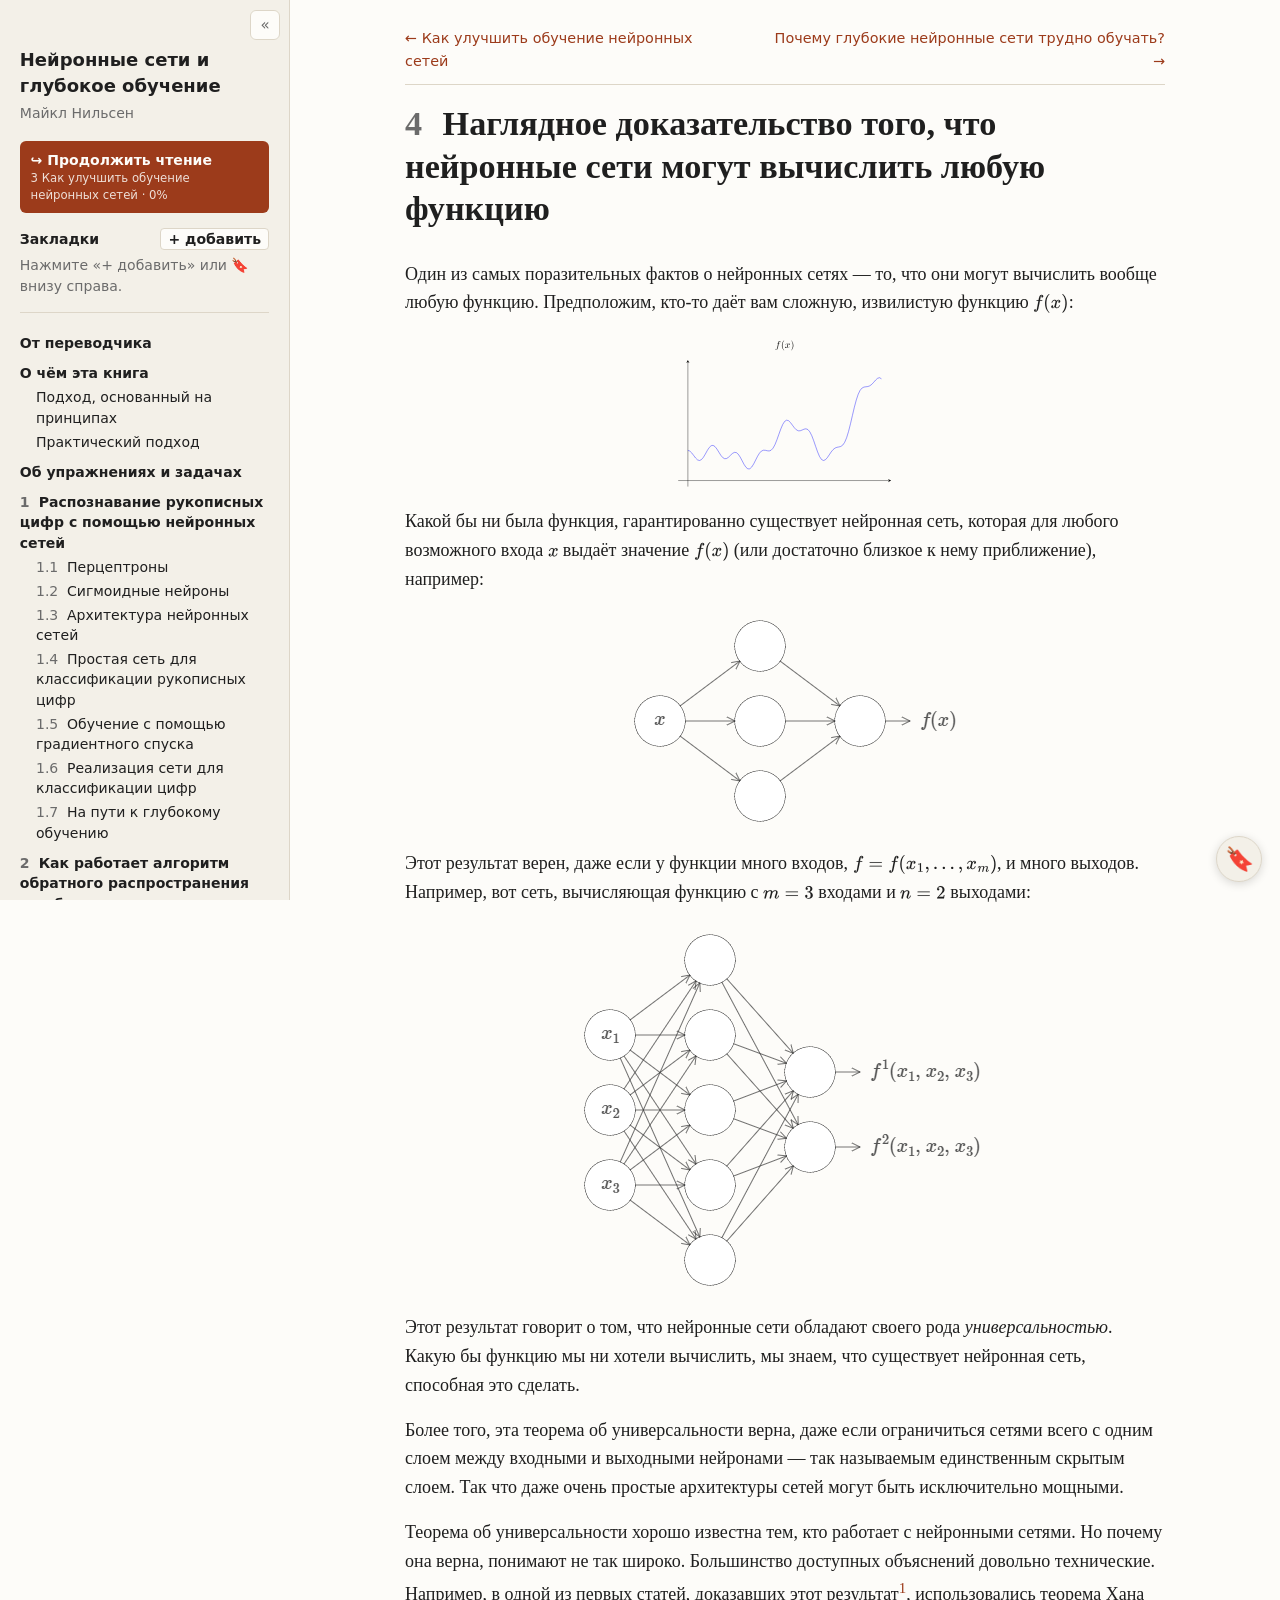
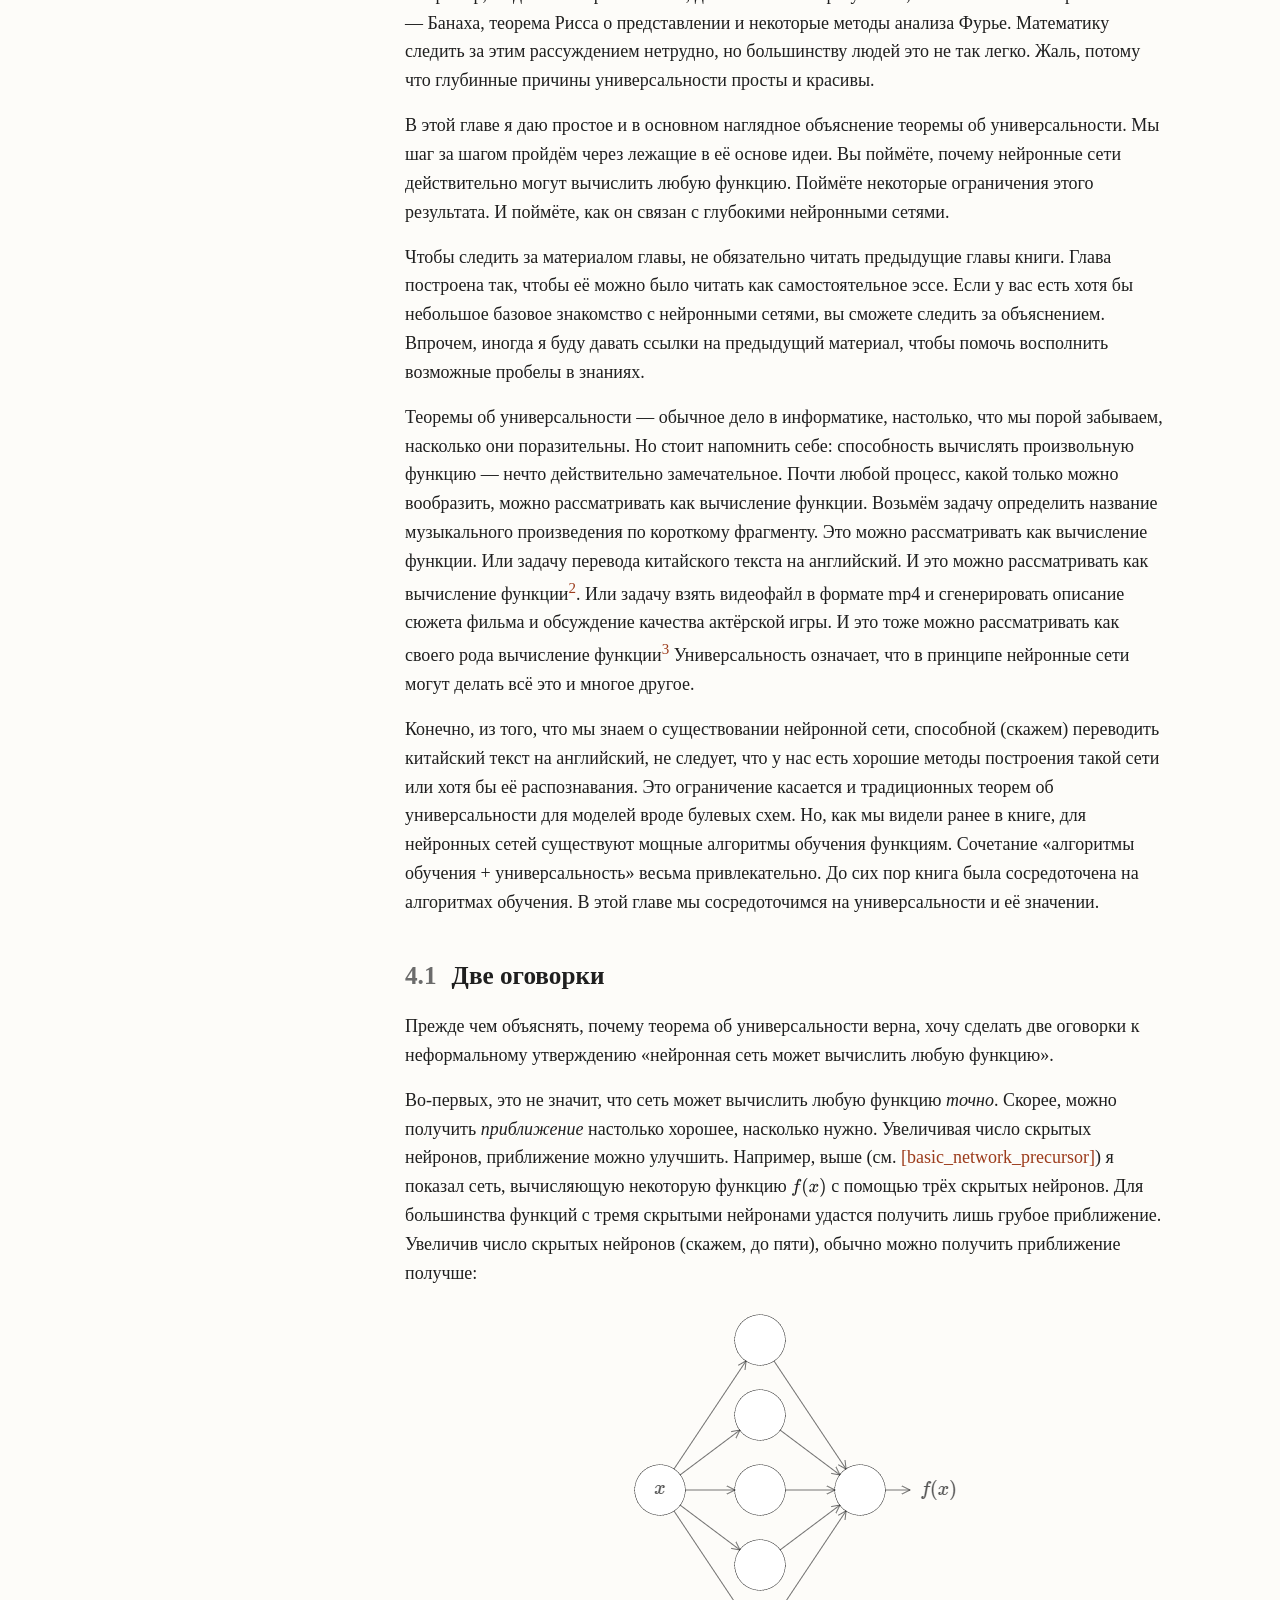
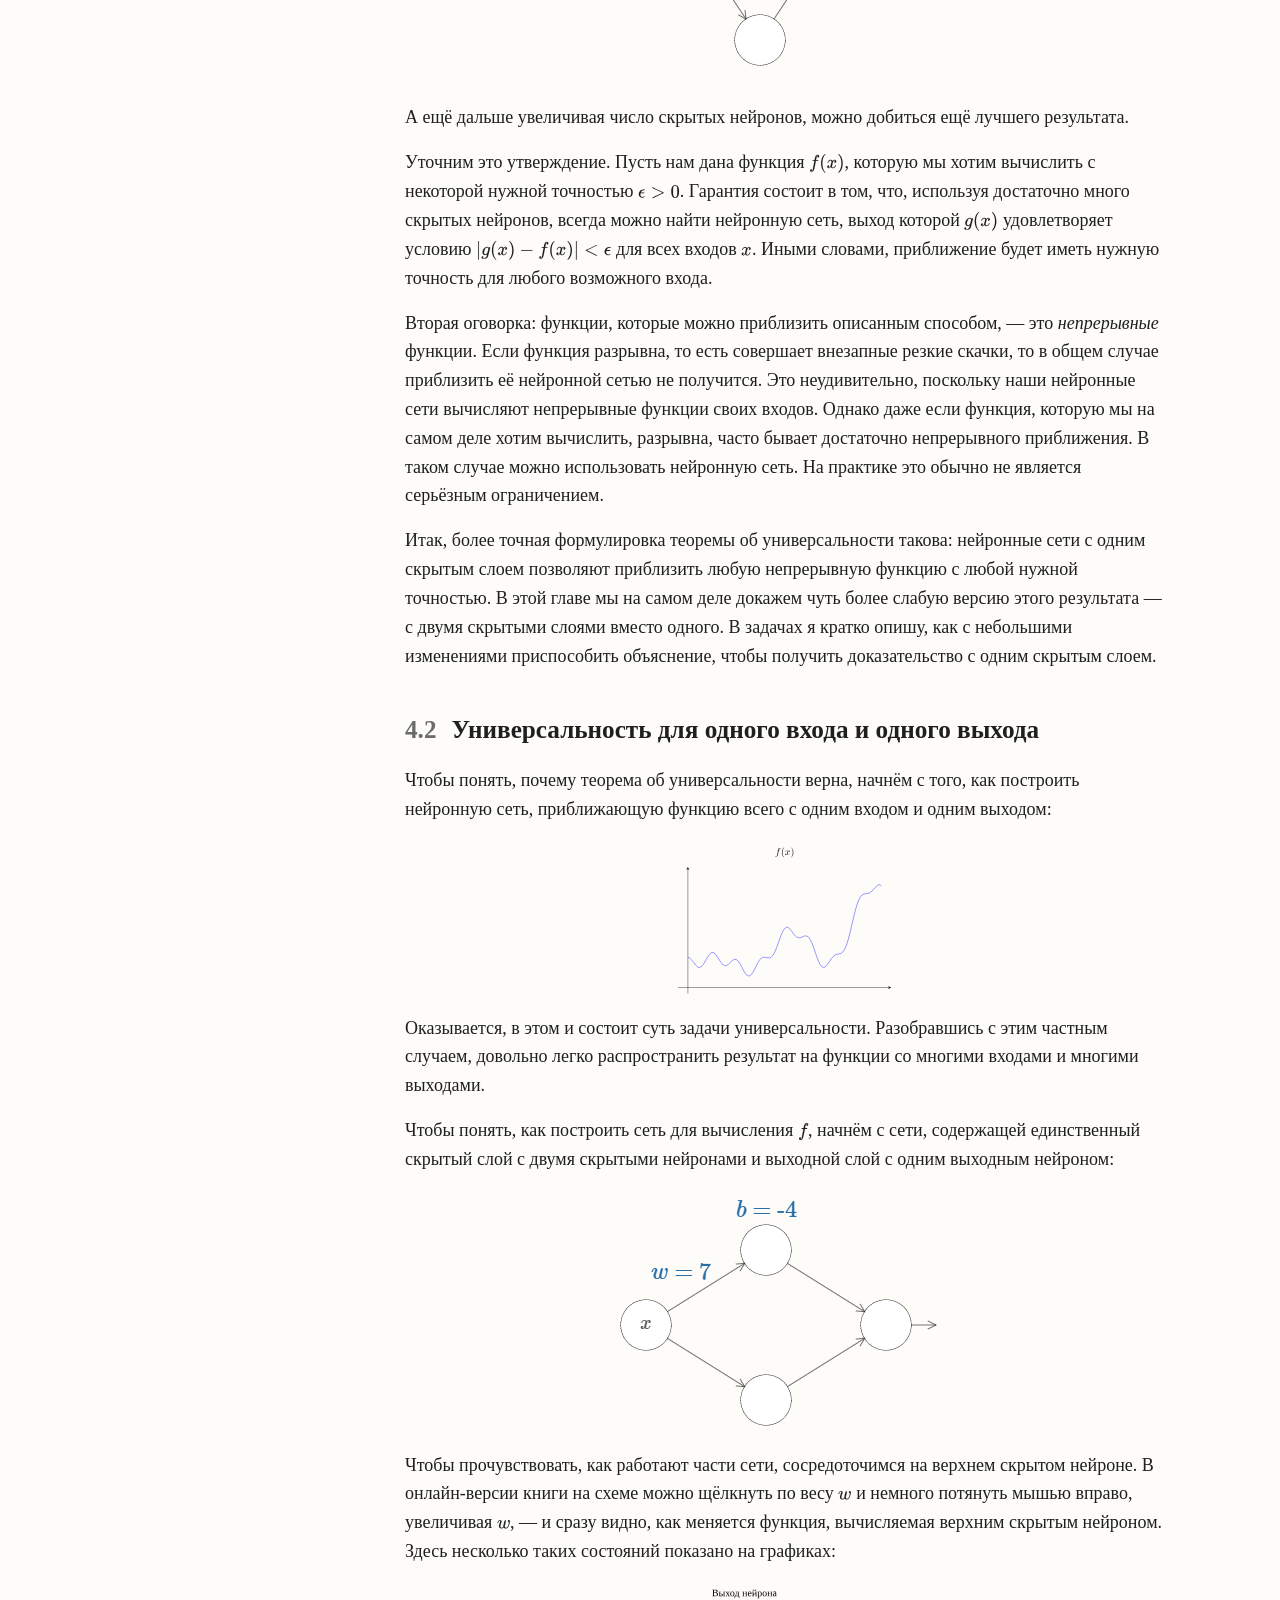
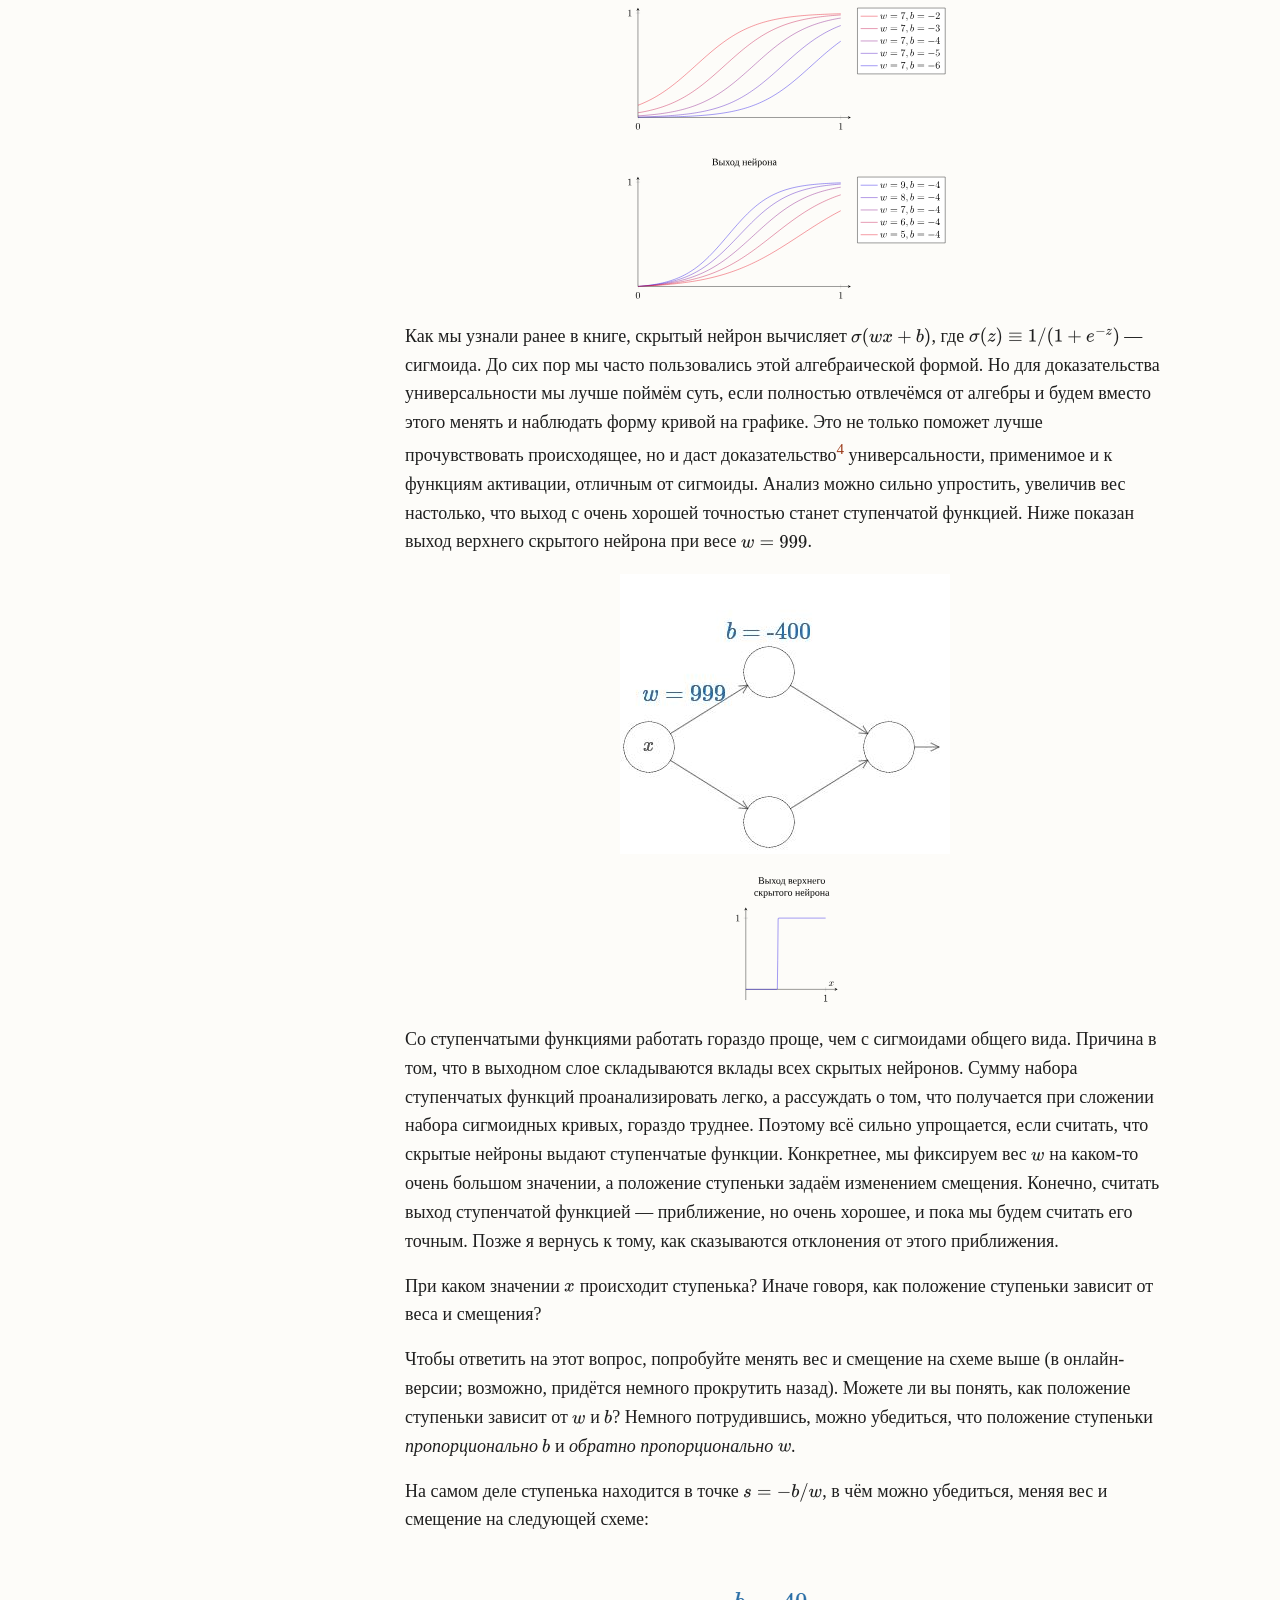
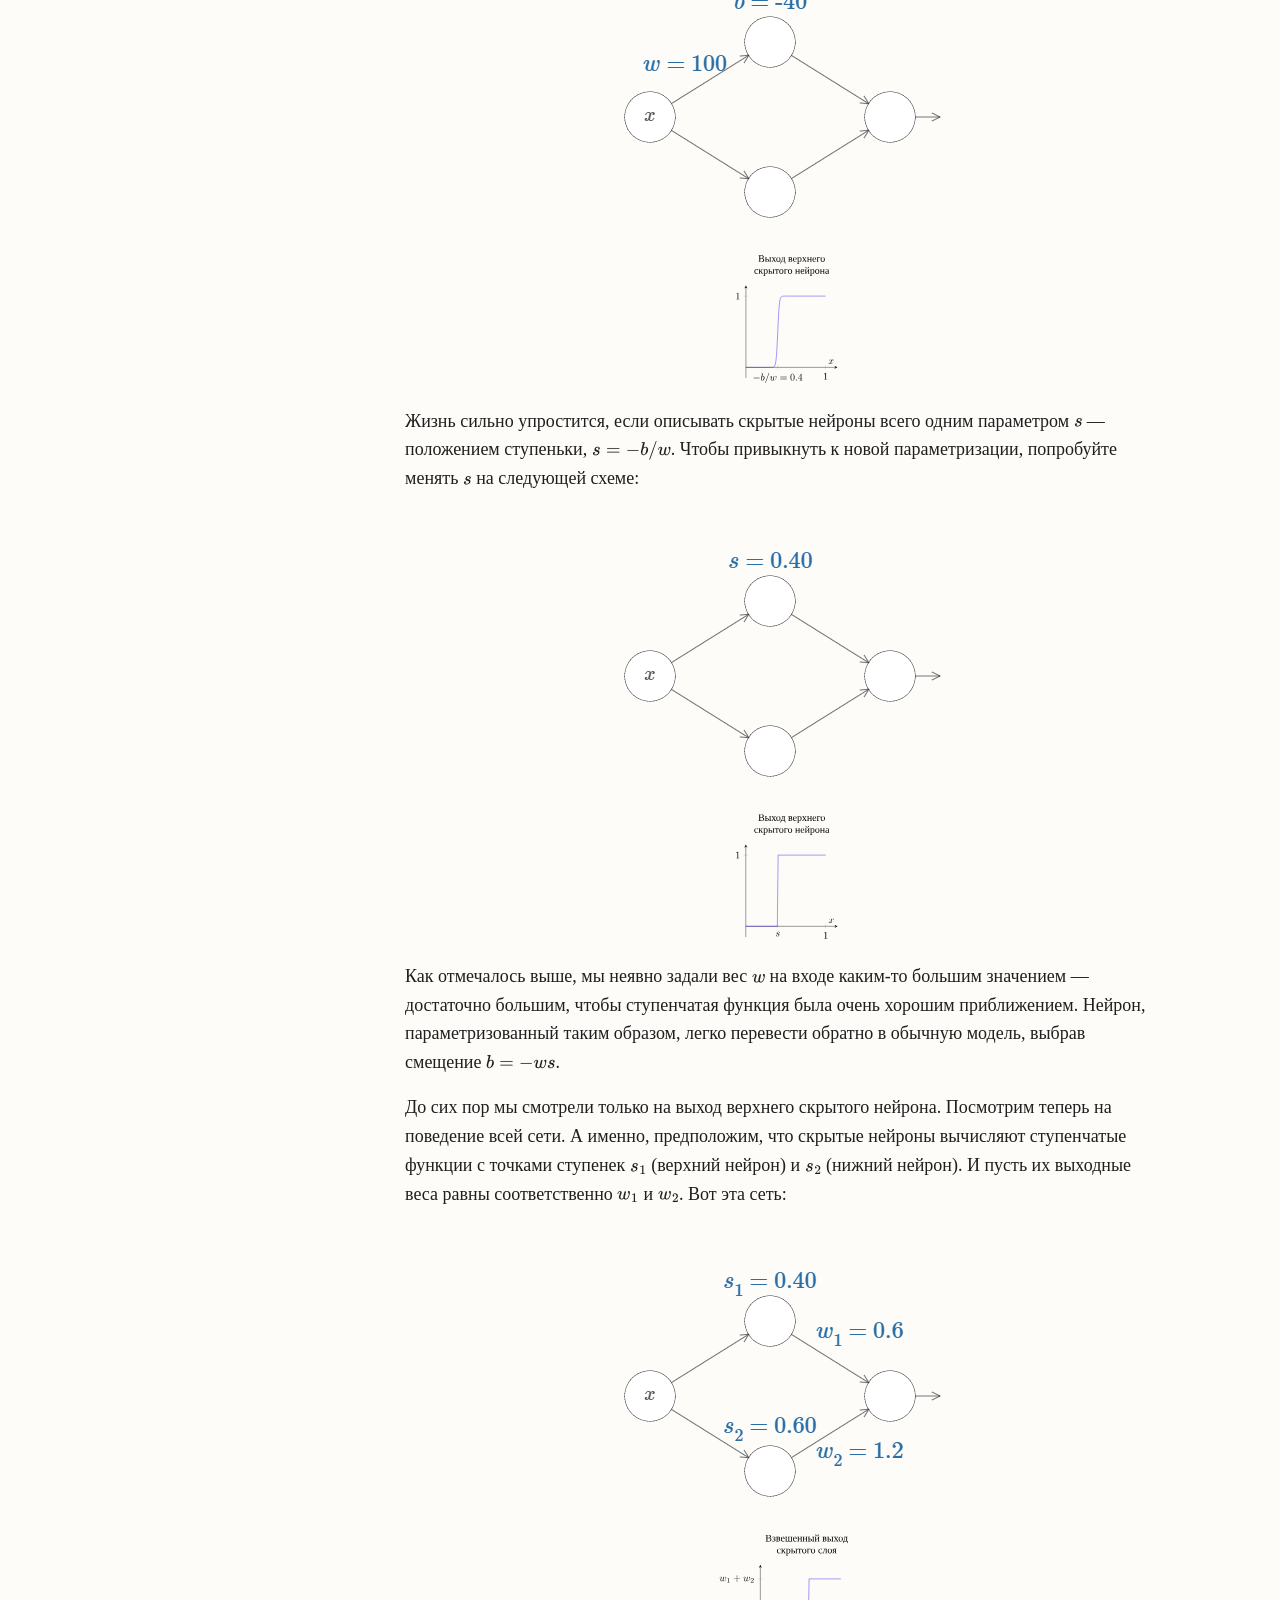
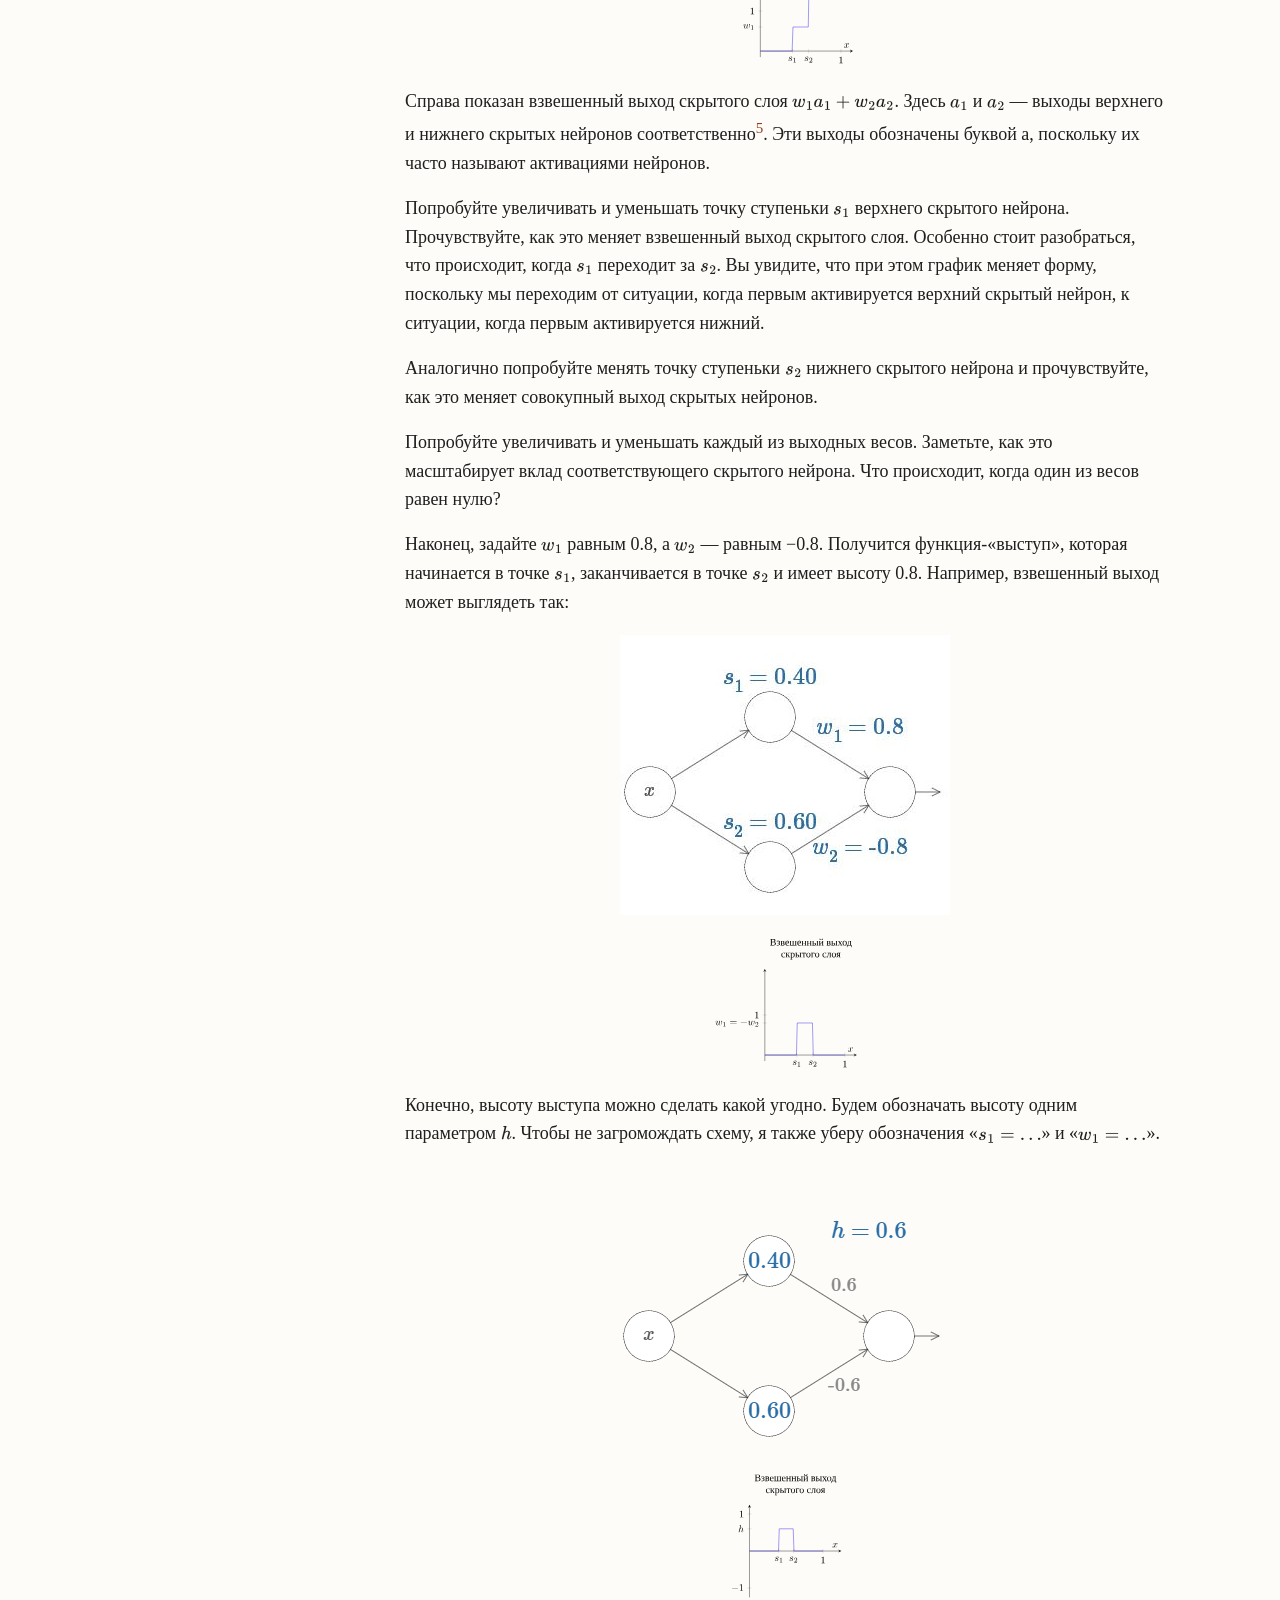
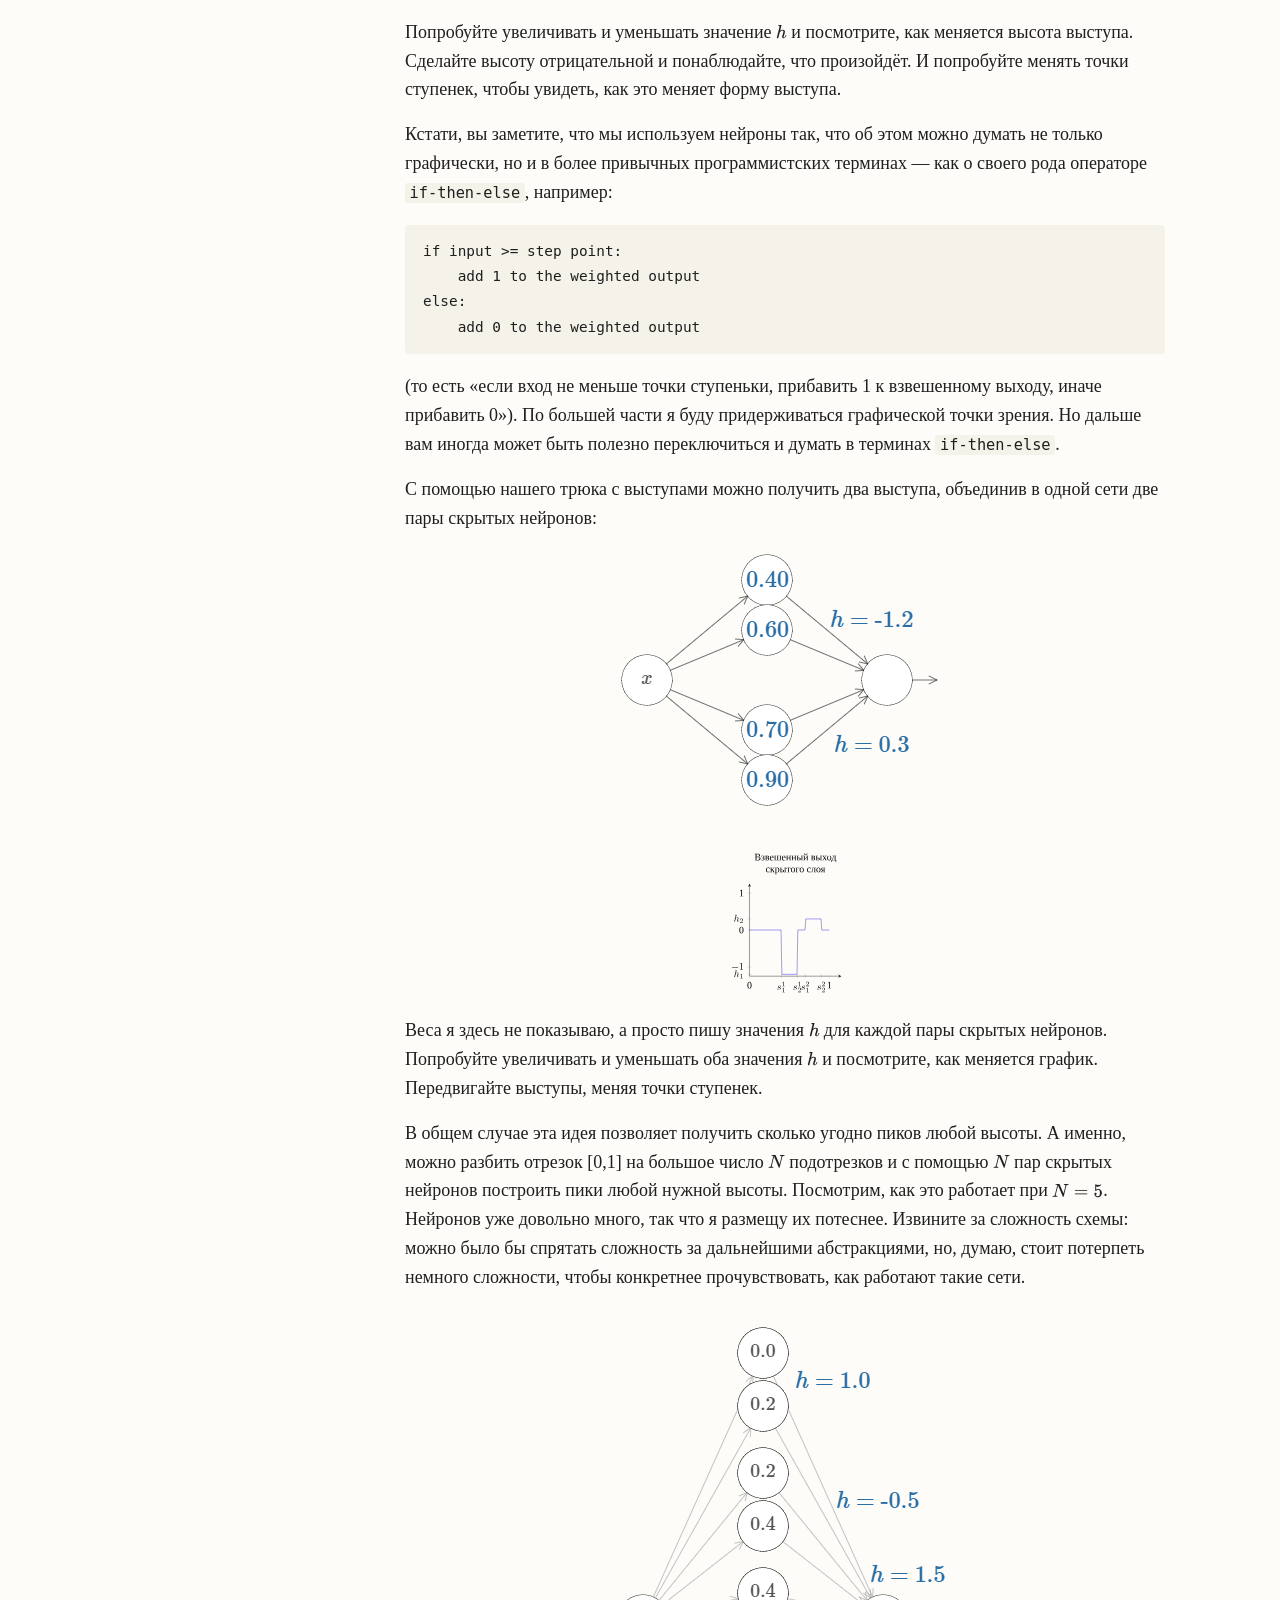
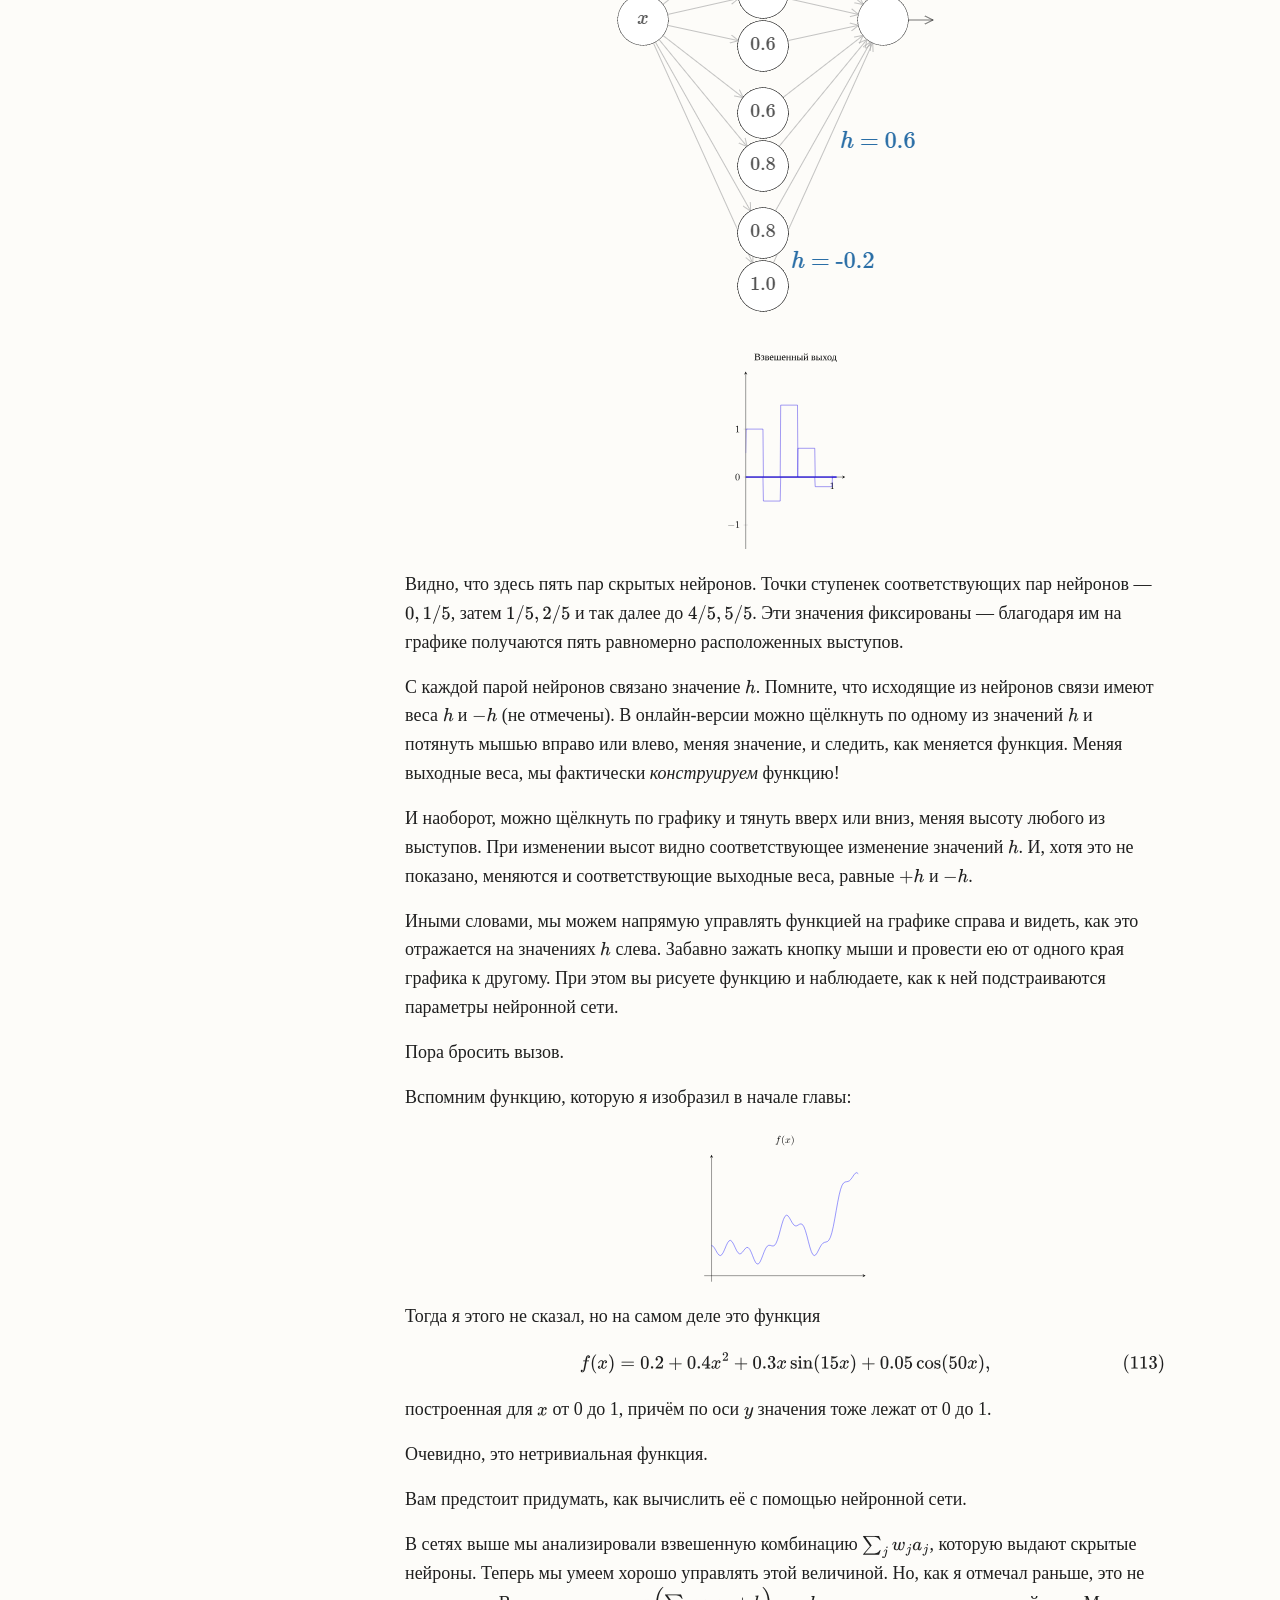
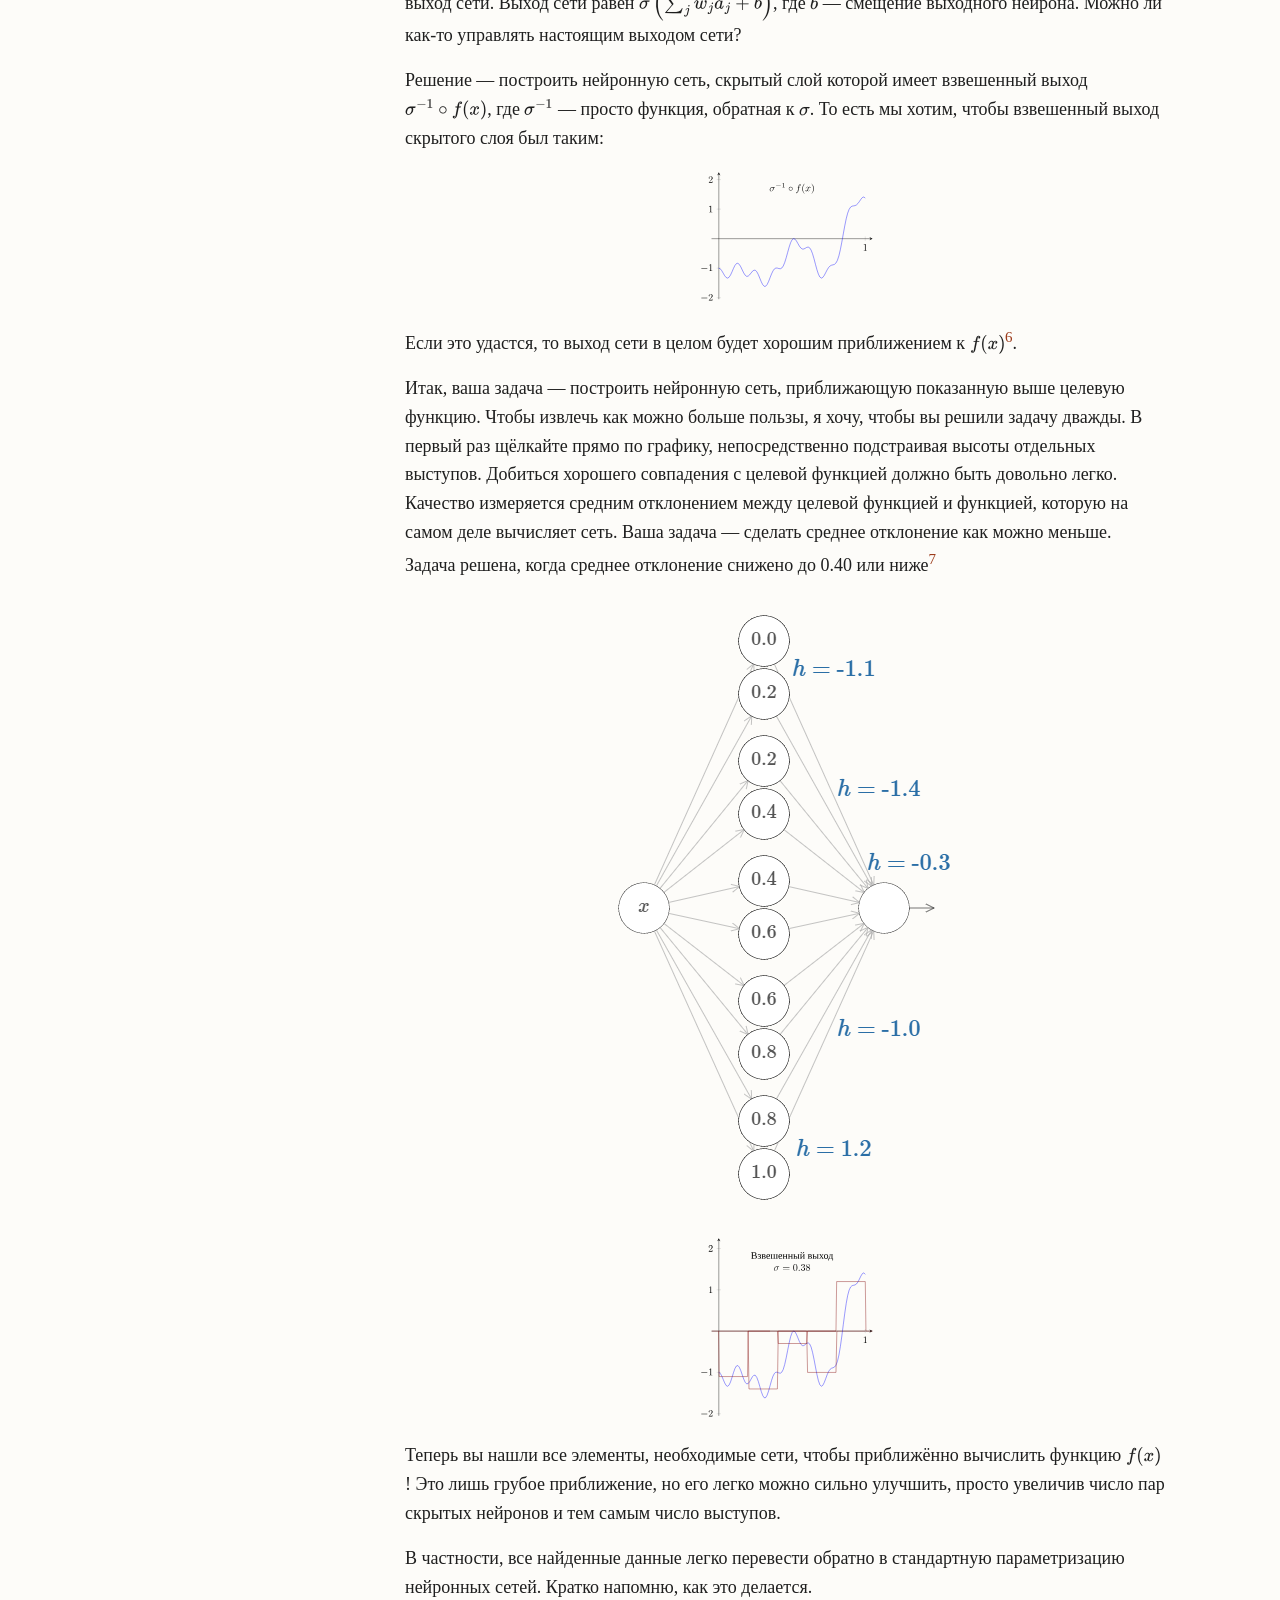
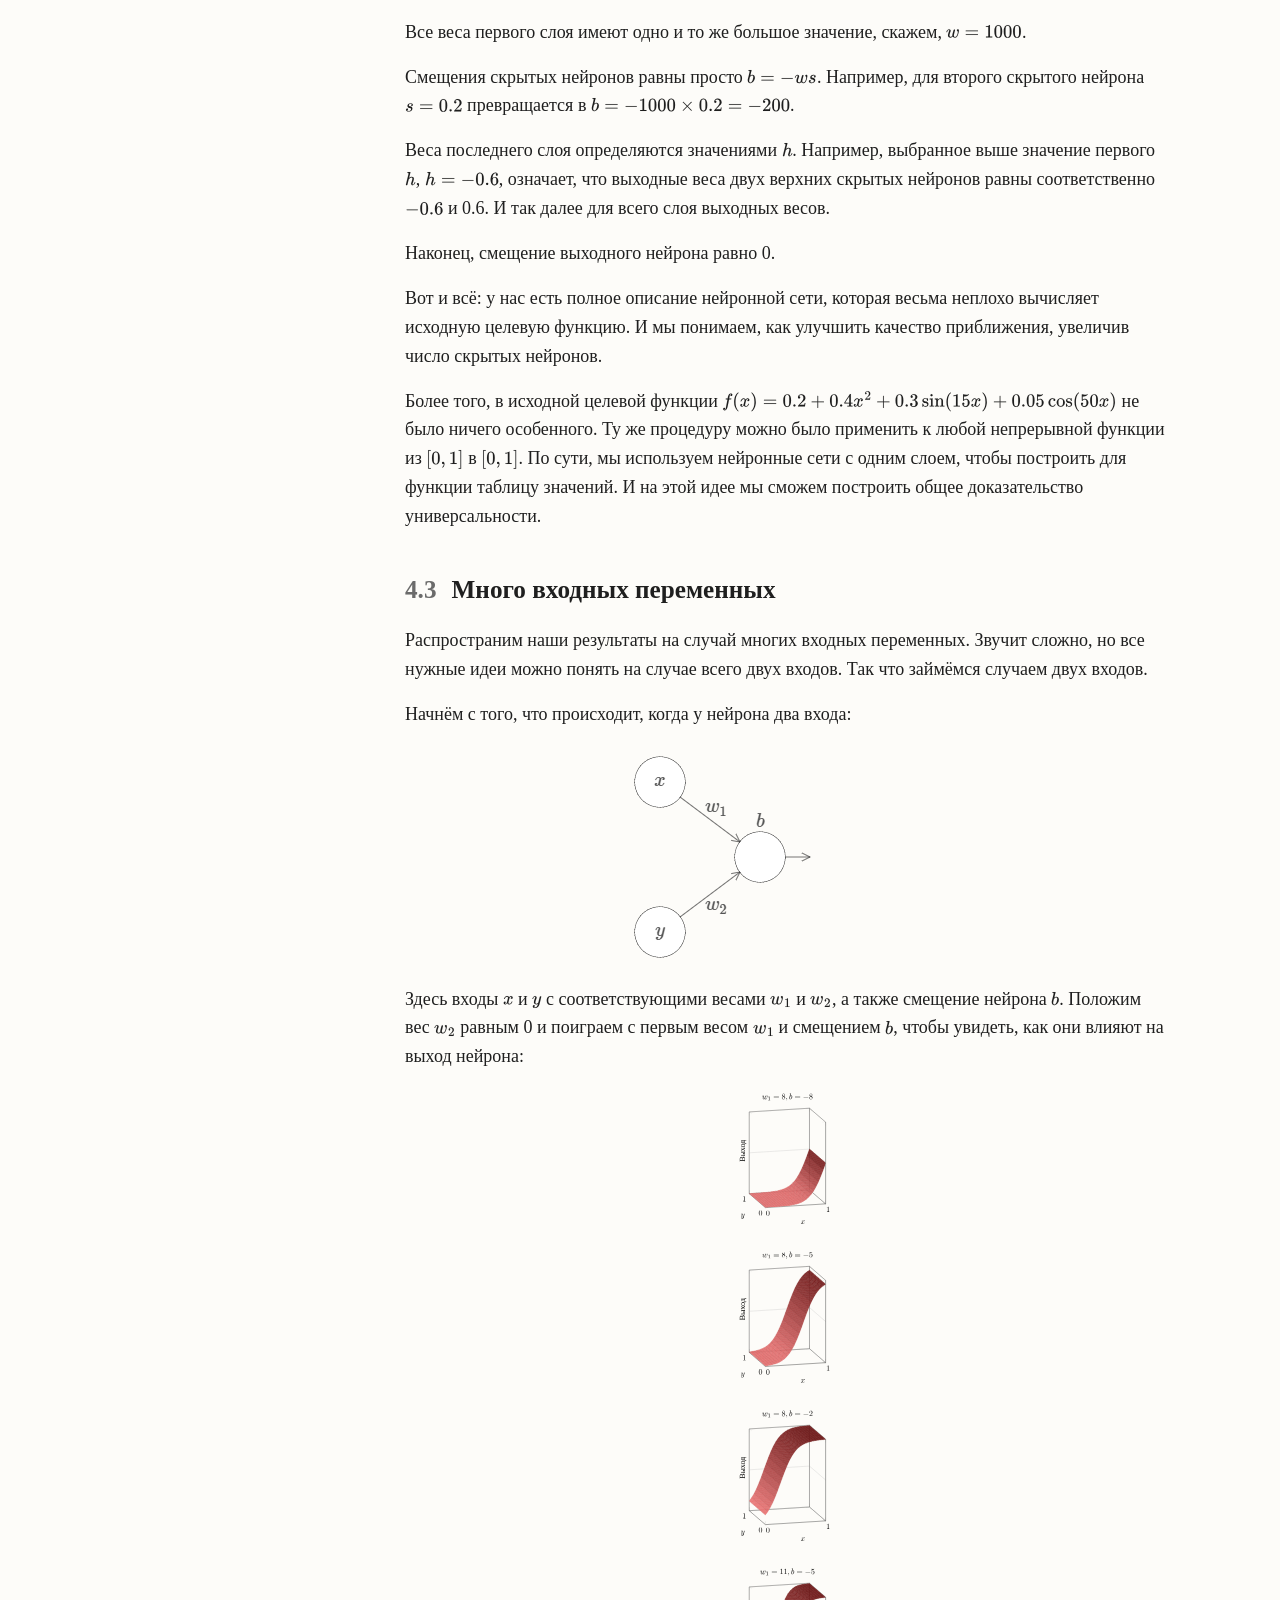
<file: part06.html>
<!DOCTYPE html>
<html lang="ru">
<head>
  <meta charset="utf-8" />
  <meta name="viewport" content="width=device-width, initial-scale=1.0" />
  <title>Наглядное доказательство того, что нейронные сети могут
вычислить любую функцию — Нейронные сети и глубокое обучение</title>
  <link rel="stylesheet" href="style.css" />
  <script>
    window.MathJax = {
      tex: { inlineMath: [['\\(', '\\)']], displayMath: [['\\[', '\\]']], tags: 'none' },
      svg: { fontCache: 'global' },
      options: { enableMenu: false }
    };
  </script>
  <script>try{if(localStorage.getItem("nndl-ru:sidebar")==="hidden")document.documentElement.classList.add("sb-hidden")}catch(e){}</script>
  <script defer src="mathjax.js"></script>
  <script defer src="bookmarks.js"></script>
</head>
<body>
<input type="checkbox" id="menu-toggle" />
<label for="menu-toggle" class="menu-btn" title="Оглавление">☰</label>
<button class="sb-toggle" type="button" title="Скрыть / показать боковую панель" aria-label="Скрыть или показать боковую панель"
  onclick="var h=document.documentElement;h.classList.toggle('sb-hidden');try{localStorage.setItem('nndl-ru:sidebar',h.classList.contains('sb-hidden')?'hidden':'shown')}catch(e){}"></button>
<aside class="sidebar">
  <a class="book-title" href="index.html">Нейронные сети и глубокое обучение</a>
  <div class="book-author">Майкл Нильсен</div>
  <nav class="toc">
<ul>
<li><a href="part00.html" id="toc-от-переводчика">От
переводчика</a></li>
<li><a href="part01.html" id="toc-о-чём-эта-книга">О чём эта
книга</a>
<ul>
<li><a href="part01.html#подход-основанный-на-принципах"
id="toc-подход-основанный-на-принципах">Подход, основанный на
принципах</a></li>
<li><a href="part01.html#практический-подход"
id="toc-практический-подход">Практический подход</a></li>
</ul></li>
<li><a href="part02.html"
id="toc-об-упражнениях-и-задачах">Об упражнениях и задачах</a></li>
<li><a
href="part03.html"
id="toc-распознавание-рукописных-цифр-с-помощью-нейронных-сетей"><span
class="toc-section-number">1</span> Распознавание рукописных цифр с
помощью нейронных сетей</a>
<ul>
<li><a
href="part03.html#перцептроны"
id="toc-перцептроны"><span class="toc-section-number">1.1</span>
Перцептроны</a></li>
<li><a
href="part03.html#сигмоидные-нейроны"
id="toc-сигмоидные-нейроны"><span class="toc-section-number">1.2</span>
Сигмоидные нейроны</a></li>
<li><a
href="part03.html#архитектура-нейронных-сетей"
id="toc-архитектура-нейронных-сетей"><span
class="toc-section-number">1.3</span> Архитектура нейронных
сетей</a></li>
<li><a
href="part03.html#простая-сеть-для-классификации-рукописных-цифр"
id="toc-простая-сеть-для-классификации-рукописных-цифр"><span
class="toc-section-number">1.4</span> Простая сеть для классификации
рукописных цифр</a></li>
<li><a
href="part03.html#sec:1.5"
id="toc-sec:1.5"><span class="toc-section-number">1.5</span> Обучение с
помощью градиентного спуска</a></li>
<li><a
href="part03.html#sec:1.7"
id="toc-sec:1.7"><span class="toc-section-number">1.6</span> Реализация
сети для классификации цифр</a></li>
<li><a
href="part03.html#sec:1.8"
id="toc-sec:1.8"><span class="toc-section-number">1.7</span> На пути к
глубокому обучению</a></li>
</ul></li>
<li><a
href="part04.html"
id="toc-как-работает-алгоритм-обратного-распространения-ошибки"><span
class="toc-section-number">2</span> Как работает алгоритм обратного
распространения ошибки</a>
<ul>
<li><a
href="part04.html#разминка-быстрый-матричный-способ-вычисления-выхода-нейронной-сети"
id="toc-разминка-быстрый-матричный-способ-вычисления-выхода-нейронной-сети"><span
class="toc-section-number">2.1</span> Разминка: быстрый матричный способ
вычисления выхода нейронной сети</a></li>
<li><a
href="part04.html#два-предположения-о-функции-стоимости"
id="toc-два-предположения-о-функции-стоимости"><span
class="toc-section-number">2.2</span> Два предположения о функции
стоимости</a></li>
<li><a
href="part04.html#произведение-адамара-sodott"
id="toc-произведение-адамара-sodott"><span
class="toc-section-number">2.3</span> Произведение Адамара, <span
class="math inline">\(s\odot{}t\)</span></a></li>
<li><a
href="part04.html#sec:2.4"
id="toc-sec:2.4"><span class="toc-section-number">2.4</span> Четыре
фундаментальных уравнения обратного распространения</a></li>
<li><a
href="part04.html#sec:2.5"
id="toc-sec:2.5"><span class="toc-section-number">2.5</span>
Доказательство четырёх фундаментальных уравнений (необязательный
раздел)</a></li>
<li><a
href="part04.html#sec:2.6"
id="toc-sec:2.6"><span class="toc-section-number">2.6</span> Алгоритм
обратного распространения ошибки</a></li>
<li><a
href="part04.html#sec:2.7"
id="toc-sec:2.7"><span class="toc-section-number">2.7</span> Код
обратного распространения</a></li>
<li><a
href="part04.html#sec:2.8"
id="toc-sec:2.8"><span class="toc-section-number">2.8</span> В каком
смысле обратное распространение — быстрый алгоритм?</a></li>
<li><a
href="part04.html#sec:2.9"
id="toc-sec:2.9"><span class="toc-section-number">2.9</span> Обратное
распространение: общая картина</a></li>
</ul></li>
<li><a href="part05.html" id="toc-sec:3.1"><span
class="toc-section-number">3</span> Как улучшить обучение нейронных
сетей</a>
<ul>
<li><a
href="part05.html#функция-стоимости-на-основе-перекрёстной-энтропии"
id="toc-функция-стоимости-на-основе-перекрёстной-энтропии"><span
class="toc-section-number">3.1</span> Функция стоимости на основе
перекрёстной энтропии</a></li>
<li><a href="part05.html#sec:3.2" id="toc-sec:3.2"><span
class="toc-section-number">3.2</span> Переобучение и
регуляризация</a></li>
<li><a href="part05.html#sec:3.3" id="toc-sec:3.3"><span
class="toc-section-number">3.3</span> Инициализация весов</a></li>
<li><a href="part05.html#sec:3.4" id="toc-sec:3.4"><span
class="toc-section-number">3.4</span> Снова о распознавании почерка:
код</a></li>
<li><a href="part05.html#sec:3.5" id="toc-sec:3.5"><span
class="toc-section-number">3.5</span> Как выбирать гиперпараметры
нейронной сети?</a></li>
<li><a href="part05.html#sec:3.6" id="toc-sec:3.6"><span
class="toc-section-number">3.6</span> Другие приёмы</a></li>
</ul></li>
<li><a
href="part06.html"
id="toc-наглядное-доказательство-того-что-нейронные-сети-могут-вычислить-любую-функцию"><span
class="toc-section-number">4</span> Наглядное доказательство того, что
нейронные сети могут вычислить любую функцию</a>
<ul>
<li><a
href="part06.html#две-оговорки"
id="toc-две-оговорки"><span class="toc-section-number">4.1</span> Две
оговорки</a></li>
<li><a
href="part06.html#универсальность-для-одного-входа-и-одного-выхода"
id="toc-универсальность-для-одного-входа-и-одного-выхода"><span
class="toc-section-number">4.2</span> Универсальность для одного входа и
одного выхода</a></li>
<li><a
href="part06.html#много-входных-переменных"
id="toc-много-входных-переменных"><span
class="toc-section-number">4.3</span> Много входных переменных</a></li>
<li><a
href="part06.html#за-пределами-сигмоидных-нейронов"
id="toc-за-пределами-сигмоидных-нейронов"><span
class="toc-section-number">4.4</span> За пределами сигмоидных
нейронов</a></li>
<li><a
href="part06.html#исправляем-ступенчатые-функции"
id="toc-исправляем-ступенчатые-функции"><span
class="toc-section-number">4.5</span> Исправляем ступенчатые
функции</a></li>
<li><a
href="part06.html#заключение"
id="toc-заключение">Заключение</a></li>
</ul></li>
<li><a href="part07.html"
id="toc-почему-глубокие-нейронные-сети-трудно-обучать"><span
class="toc-section-number">5</span> Почему глубокие нейронные сети
трудно обучать?</a>
<ul>
<li><a
href="part07.html#проблема-исчезающего-градиента"
id="toc-проблема-исчезающего-градиента"><span
class="toc-section-number">5.1</span> Проблема исчезающего
градиента</a></li>
<li><a
href="part07.html#что-вызывает-проблему-исчезающего-градиента-нестабильные-градиенты-в-глубоких-нейронных-сетях"
id="toc-что-вызывает-проблему-исчезающего-градиента-нестабильные-градиенты-в-глубоких-нейронных-сетях"><span
class="toc-section-number">5.2</span> Что вызывает проблему исчезающего
градиента? Нестабильные градиенты в глубоких нейронных сетях</a></li>
<li><a
href="part07.html#нестабильные-градиенты-в-более-сложных-сетях"
id="toc-нестабильные-градиенты-в-более-сложных-сетях"><span
class="toc-section-number">5.3</span> Нестабильные градиенты в более
сложных сетях</a></li>
<li><a
href="part07.html#другие-препятствия-на-пути-глубокого-обучения"
id="toc-другие-препятствия-на-пути-глубокого-обучения"><span
class="toc-section-number">5.4</span> Другие препятствия на пути
глубокого обучения</a></li>
</ul></li>
<li><a href="part08.html" id="toc-глубокое-обучение"><span
class="toc-section-number">6</span> Глубокое обучение</a>
<ul>
<li><a href="part08.html#subseq:cnn"
id="toc-subseq:cnn"><span class="toc-section-number">6.1</span>
Знакомство со свёрточными сетями</a></li>
<li><a
href="part08.html#свёрточные-нейронные-сети-на-практике"
id="toc-свёрточные-нейронные-сети-на-практике"><span
class="toc-section-number">6.2</span> Свёрточные нейронные сети на
практике</a></li>
<li><a href="part08.html#код-наших-свёрточных-сетей"
id="toc-код-наших-свёрточных-сетей"><span
class="toc-section-number">6.3</span> Код наших свёрточных
сетей</a></li>
<li><a
href="part08.html#недавний-прогресс-в-распознавании-изображений"
id="toc-недавний-прогресс-в-распознавании-изображений"><span
class="toc-section-number">6.4</span> Недавний прогресс в распознавании
изображений</a></li>
<li><a
href="part08.html#другие-подходы-к-глубоким-нейронным-сетям"
id="toc-другие-подходы-к-глубоким-нейронным-сетям"><span
class="toc-section-number">6.5</span> Другие подходы к глубоким
нейронным сетям</a></li>
<li><a href="part08.html#о-будущем-нейронных-сетей"
id="toc-о-будущем-нейронных-сетей"><span
class="toc-section-number">6.6</span> О будущем нейронных сетей</a></li>
</ul></li>
<li><a
href="part09.html"
id="toc-приложение.-существует-ли-простой-алгоритм-интеллекта">Приложение.
Существует ли простой алгоритм интеллекта?</a></li>
</ul>
  </nav>
</aside>
<main>
<nav class="pager">
  <span><a href="part05.html" rel="prev">← Как улучшить обучение нейронных сетей</a></span>
  <span><a href="part07.html" rel="next">Почему глубокие нейронные сети трудно обучать? →</a></span>
</nav>
<article>
<h1 data-number="4"
id="наглядное-доказательство-того-что-нейронные-сети-могут-вычислить-любую-функцию"><span
class="header-section-number">4</span> Наглядное доказательство того,
что нейронные сети могут вычислить любую функцию</h1>
<p>Один из самых поразительных фактов о нейронных сетях — то, что они
могут вычислить вообще любую функцию. Предположим, кто-то даёт вам
сложную, извилистую функцию <span
class="math inline">\(f(x)\)</span>:</p>
<div class="center">
<p><img src="figs/tikz_4305649a6adc.svg" alt="image" /></p>
</div>
<p><span id="basic_network_precursor"
label="basic_network_precursor"></span> Какой бы ни была функция,
гарантированно существует нейронная сеть, которая для любого возможного
входа <span class="math inline">\(x\)</span> выдаёт значение <span
class="math inline">\(f(x)\)</span> (или достаточно близкое к нему
приближение), например:</p>
<div class="center">
<p><img src="figures/ch4/tikz400.png" alt="image" /></p>
</div>
<p>Этот результат верен, даже если у функции много входов, <span
class="math inline">\(f=f(x_1,\ldots,x_m)\)</span>, и много выходов.
Например, вот сеть, вычисляющая функцию с <span
class="math inline">\(m=3\)</span> входами и <span
class="math inline">\(n=2\)</span> выходами:</p>
<div class="center">
<p><img src="figures/ch4/tikz401.png" alt="image" /></p>
</div>
<p>Этот результат говорит о том, что нейронные сети обладают своего рода
<em>универсальностью</em>. Какую бы функцию мы ни хотели вычислить, мы
знаем, что существует нейронная сеть, способная это сделать.</p>
<p>Более того, эта теорема об универсальности верна, даже если
ограничиться сетями всего с одним слоем между входными и выходными
нейронами — так называемым единственным скрытым слоем. Так что даже
очень простые архитектуры сетей могут быть исключительно мощными.</p>
<p>Теорема об универсальности хорошо известна тем, кто работает с
нейронными сетями. Но почему она верна, понимают не так широко.
Большинство доступных объяснений довольно технические. Например, в одной
из первых статей, доказавших этот результат<a href="#fn1"
class="footnote-ref" id="fnref1" role="doc-noteref"><sup>1</sup></a>,
использовались теорема Хана — Банаха, теорема Рисса о представлении и
некоторые методы анализа Фурье. Математику следить за этим рассуждением
нетрудно, но большинству людей это не так легко. Жаль, потому что
глубинные причины универсальности просты и красивы.</p>
<p>В этой главе я даю простое и в основном наглядное объяснение теоремы
об универсальности. Мы шаг за шагом пройдём через лежащие в её основе
идеи. Вы поймёте, почему нейронные сети действительно могут вычислить
любую функцию. Поймёте некоторые ограничения этого результата. И
поймёте, как он связан с глубокими нейронными сетями.</p>
<p>Чтобы следить за материалом главы, не обязательно читать предыдущие
главы книги. Глава построена так, чтобы её можно было читать как
самостоятельное эссе. Если у вас есть хотя бы небольшое базовое
знакомство с нейронными сетями, вы сможете следить за объяснением.
Впрочем, иногда я буду давать ссылки на предыдущий материал, чтобы
помочь восполнить возможные пробелы в знаниях.</p>
<p>Теоремы об универсальности — обычное дело в информатике, настолько,
что мы порой забываем, насколько они поразительны. Но стоит напомнить
себе: способность вычислять произвольную функцию — нечто действительно
замечательное. Почти любой процесс, какой только можно вообразить, можно
рассматривать как вычисление функции. Возьмём задачу определить название
музыкального произведения по короткому фрагменту. Это можно
рассматривать как вычисление функции. Или задачу перевода китайского
текста на английский. И это можно рассматривать как вычисление функции<a
href="#fn2" class="footnote-ref" id="fnref2"
role="doc-noteref"><sup>2</sup></a>. Или задачу взять видеофайл в
формате mp4 и сгенерировать описание сюжета фильма и обсуждение качества
актёрской игры. И это тоже можно рассматривать как своего рода
вычисление функции<a href="#fn3" class="footnote-ref" id="fnref3"
role="doc-noteref"><sup>3</sup></a> Универсальность означает, что в
принципе нейронные сети могут делать всё это и многое другое.</p>
<p>Конечно, из того, что мы знаем о существовании нейронной сети,
способной (скажем) переводить китайский текст на английский, не следует,
что у нас есть хорошие методы построения такой сети или хотя бы её
распознавания. Это ограничение касается и традиционных теорем об
универсальности для моделей вроде булевых схем. Но, как мы видели ранее
в книге, для нейронных сетей существуют мощные алгоритмы обучения
функциям. Сочетание «алгоритмы обучения + универсальность» весьма
привлекательно. До сих пор книга была сосредоточена на алгоритмах
обучения. В этой главе мы сосредоточимся на универсальности и её
значении.</p>
<h2 data-number="4.1" id="две-оговорки"><span
class="header-section-number">4.1</span> Две оговорки</h2>
<p>Прежде чем объяснять, почему теорема об универсальности верна, хочу
сделать две оговорки к неформальному утверждению «нейронная сеть может
вычислить любую функцию».</p>
<p>Во-первых, это не значит, что сеть может вычислить любую функцию
<em>точно</em>. Скорее, можно получить <em>приближение</em> настолько
хорошее, насколько нужно. Увеличивая число скрытых нейронов, приближение
можно улучшить. Например, выше (см. <a
href="part06.html#basic_network_precursor"
data-reference-type="ref"
data-reference="basic_network_precursor">[basic_network_precursor]</a>)
я показал сеть, вычисляющую некоторую функцию <span
class="math inline">\(f(x)\)</span> с помощью трёх скрытых нейронов. Для
большинства функций с тремя скрытыми нейронами удастся получить лишь
грубое приближение. Увеличив число скрытых нейронов (скажем, до пяти),
обычно можно получить приближение получше:</p>
<div class="center">
<p><img src="figures/ch4/tikz402.png" alt="image" /></p>
</div>
<p>А ещё дальше увеличивая число скрытых нейронов, можно добиться ещё
лучшего результата.</p>
<p>Уточним это утверждение. Пусть нам дана функция <span
class="math inline">\(f(x)\)</span>, которую мы хотим вычислить с
некоторой нужной точностью <span
class="math inline">\(\epsilon&gt;0\)</span>. Гарантия состоит в том,
что, используя достаточно много скрытых нейронов, всегда можно найти
нейронную сеть, выход которой <span class="math inline">\(g(x)\)</span>
удовлетворяет условию <span
class="math inline">\(|g(x)-f(x)|&lt;\epsilon\)</span> для всех входов
<span class="math inline">\(x\)</span>. Иными словами, приближение будет
иметь нужную точность для любого возможного входа.</p>
<p>Вторая оговорка: функции, которые можно приблизить описанным
способом, — это <em>непрерывные</em> функции. Если функция разрывна, то
есть совершает внезапные резкие скачки, то в общем случае приблизить её
нейронной сетью не получится. Это неудивительно, поскольку наши
нейронные сети вычисляют непрерывные функции своих входов. Однако даже
если функция, которую мы на самом деле хотим вычислить, разрывна, часто
бывает достаточно непрерывного приближения. В таком случае можно
использовать нейронную сеть. На практике это обычно не является
серьёзным ограничением.</p>
<p>Итак, более точная формулировка теоремы об универсальности такова:
нейронные сети с одним скрытым слоем позволяют приблизить любую
непрерывную функцию с любой нужной точностью. В этой главе мы на самом
деле докажем чуть более слабую версию этого результата — с двумя
скрытыми слоями вместо одного. В задачах я кратко опишу, как с
небольшими изменениями приспособить объяснение, чтобы получить
доказательство с одним скрытым слоем.</p>
<h2 data-number="4.2"
id="универсальность-для-одного-входа-и-одного-выхода"><span
class="header-section-number">4.2</span> Универсальность для одного
входа и одного выхода</h2>
<p>Чтобы понять, почему теорема об универсальности верна, начнём с того,
как построить нейронную сеть, приближающую функцию всего с одним входом
и одним выходом:</p>
<div class="center">
<p><img src="figs/tikz_4305649a6adc.svg" alt="image" /></p>
</div>
<p>Оказывается, в этом и состоит суть задачи универсальности.
Разобравшись с этим частным случаем, довольно легко распространить
результат на функции со многими входами и многими выходами.</p>
<p>Чтобы понять, как построить сеть для вычисления <span
class="math inline">\(f\)</span>, начнём с сети, содержащей единственный
скрытый слой с двумя скрытыми нейронами и выходной слой с одним выходным
нейроном:</p>
<div class="center">
<p><img src="figures/ch4/tikz403x.png" alt="image" /></p>
</div>
<p>Чтобы прочувствовать, как работают части сети, сосредоточимся на
верхнем скрытом нейроне. В онлайн-версии книги на схеме можно щёлкнуть
по весу <span class="math inline">\(w\)</span> и немного потянуть мышью
вправо, увеличивая <span class="math inline">\(w\)</span>, — и сразу
видно, как меняется функция, вычисляемая верхним скрытым нейроном. Здесь
несколько таких состояний показано на графиках:</p>
<div class="center">
<p><img src="figs/tikz_6118b7dfc1bb.svg" alt="image" /></p>
</div>
<div class="center">
<p><img src="figs/tikz_ff47719db065.svg" alt="image" /></p>
</div>
<p>Как мы узнали ранее в книге, скрытый нейрон вычисляет <span
class="math inline">\(\sigma(wx+b)\)</span>, где <span
class="math inline">\(\sigma(z)\equiv1/(1+e^{-z})\)</span> — сигмоида.
До сих пор мы часто пользовались этой алгебраической формой. Но для
доказательства универсальности мы лучше поймём суть, если полностью
отвлечёмся от алгебры и будем вместо этого менять и наблюдать форму
кривой на графике. Это не только поможет лучше прочувствовать
происходящее, но и даст доказательство<a href="#fn4"
class="footnote-ref" id="fnref4" role="doc-noteref"><sup>4</sup></a>
универсальности, применимое и к функциям активации, отличным от
сигмоиды. Анализ можно сильно упростить, увеличив вес настолько, что
выход с очень хорошей точностью станет ступенчатой функцией. Ниже
показан выход верхнего скрытого нейрона при весе <span
class="math inline">\(w=999\)</span>.</p>
<div class="center">
<p><img src="figures/ch4/tikz403y.png" alt="image" /> <img
src="figs/tikz_b0f32e2ada4e.svg" alt="image" /></p>
</div>
<p>Со ступенчатыми функциями работать гораздо проще, чем с сигмоидами
общего вида. Причина в том, что в выходном слое складываются вклады всех
скрытых нейронов. Сумму набора ступенчатых функций проанализировать
легко, а рассуждать о том, что получается при сложении набора сигмоидных
кривых, гораздо труднее. Поэтому всё сильно упрощается, если считать,
что скрытые нейроны выдают ступенчатые функции. Конкретнее, мы фиксируем
вес <span class="math inline">\(w\)</span> на каком-то очень большом
значении, а положение ступеньки задаём изменением смещения. Конечно,
считать выход ступенчатой функцией — приближение, но очень хорошее, и
пока мы будем считать его точным. Позже я вернусь к тому, как
сказываются отклонения от этого приближения.</p>
<p>При каком значении <span class="math inline">\(x\)</span> происходит
ступенька? Иначе говоря, как положение ступеньки зависит от веса и
смещения?</p>
<p>Чтобы ответить на этот вопрос, попробуйте менять вес и смещение на
схеме выше (в онлайн-версии; возможно, придётся немного прокрутить
назад). Можете ли вы понять, как положение ступеньки зависит от <span
class="math inline">\(w\)</span> и <span
class="math inline">\(b\)</span>? Немного потрудившись, можно убедиться,
что положение ступеньки <em>пропорционально</em> <span
class="math inline">\(b\)</span> и <em>обратно пропорционально</em>
<span class="math inline">\(w\)</span>.</p>
<p>На самом деле ступенька находится в точке <span
class="math inline">\(s=-b/w\)</span>, в чём можно убедиться, меняя вес
и смещение на следующей схеме:</p>
<div class="center">
<p><img src="figures/ch4/tikz404x.png" alt="image" /> <img
src="figs/tikz_7fe5943f16b5.svg" alt="image" /></p>
</div>
<p>Жизнь сильно упростится, если описывать скрытые нейроны всего одним
параметром <span class="math inline">\(s\)</span> — положением
ступеньки, <span class="math inline">\(s=-b/w\)</span>. Чтобы привыкнуть
к новой параметризации, попробуйте менять <span
class="math inline">\(s\)</span> на следующей схеме:</p>
<div class="center">
<p><img src="figures/ch4/tikz405.png" alt="image" /> <img
src="figs/tikz_56aecc1793a3.svg" alt="image" /></p>
</div>
<p>Как отмечалось выше, мы неявно задали вес <span
class="math inline">\(w\)</span> на входе каким-то большим значением —
достаточно большим, чтобы ступенчатая функция была очень хорошим
приближением. Нейрон, параметризованный таким образом, легко перевести
обратно в обычную модель, выбрав смещение <span
class="math inline">\(b=-ws\)</span>.</p>
<p>До сих пор мы смотрели только на выход верхнего скрытого нейрона.
Посмотрим теперь на поведение всей сети. А именно, предположим, что
скрытые нейроны вычисляют ступенчатые функции с точками ступенек <span
class="math inline">\(s_1\)</span> (верхний нейрон) и <span
class="math inline">\(s_2\)</span> (нижний нейрон). И пусть их выходные
веса равны соответственно <span class="math inline">\(w_1\)</span> и
<span class="math inline">\(w_2\)</span>. Вот эта сеть:</p>
<div class="center">
<p><img src="figures/ch4/tikz407.png" alt="image" /> <img
src="figs/tikz_3227e7c55f32.svg" alt="image" /></p>
</div>
<p>Справа показан взвешенный выход скрытого слоя <span
class="math inline">\(w_1a_1+w_2a_2\)</span>. Здесь <span
class="math inline">\(a_1\)</span> и <span
class="math inline">\(a_2\)</span> — выходы верхнего и нижнего скрытых
нейронов соответственно<a href="#fn5" class="footnote-ref" id="fnref5"
role="doc-noteref"><sup>5</sup></a>. Эти выходы обозначены буквой a,
поскольку их часто называют активациями нейронов.</p>
<p>Попробуйте увеличивать и уменьшать точку ступеньки <span
class="math inline">\(s_1\)</span> верхнего скрытого нейрона.
Прочувствуйте, как это меняет взвешенный выход скрытого слоя. Особенно
стоит разобраться, что происходит, когда <span
class="math inline">\(s_1\)</span> переходит за <span
class="math inline">\(s_2\)</span>. Вы увидите, что при этом график
меняет форму, поскольку мы переходим от ситуации, когда первым
активируется верхний скрытый нейрон, к ситуации, когда первым
активируется нижний.</p>
<p>Аналогично попробуйте менять точку ступеньки <span
class="math inline">\(s_2\)</span> нижнего скрытого нейрона и
прочувствуйте, как это меняет совокупный выход скрытых нейронов.</p>
<p>Попробуйте увеличивать и уменьшать каждый из выходных весов.
Заметьте, как это масштабирует вклад соответствующего скрытого нейрона.
Что происходит, когда один из весов равен нулю?</p>
<p>Наконец, задайте <span class="math inline">\(w_1\)</span> равным 0.8,
а <span class="math inline">\(w_2\)</span> — равным −0.8. Получится
функция-«выступ», которая начинается в точке <span
class="math inline">\(s_1\)</span>, заканчивается в точке <span
class="math inline">\(s_2\)</span> и имеет высоту 0.8. Например,
взвешенный выход может выглядеть так:</p>
<div class="center">
<p><img src="figures/ch4/tikz408.png" alt="image" /> <img
src="figs/tikz_a9b96701d885.svg" alt="image" /></p>
</div>
<p>Конечно, высоту выступа можно сделать какой угодно. Будем обозначать
высоту одним параметром <span class="math inline">\(h\)</span>. Чтобы не
загромождать схему, я также уберу обозначения «<span
class="math inline">\(s_1=\ldots\)</span>» и «<span
class="math inline">\(w_1=\ldots\)</span>».</p>
<div class="center">
<p><img src="figures/ch4/tikz406.png" alt="image" /> <img
src="figs/tikz_9080f1b11017.svg" alt="image" /></p>
</div>
<p>Попробуйте увеличивать и уменьшать значение <span
class="math inline">\(h\)</span> и посмотрите, как меняется высота
выступа. Сделайте высоту отрицательной и понаблюдайте, что произойдёт. И
попробуйте менять точки ступенек, чтобы увидеть, как это меняет форму
выступа.</p>
<p>Кстати, вы заметите, что мы используем нейроны так, что об этом можно
думать не только графически, но и в более привычных программистских
терминах — как о своего рода операторе <code>if-then-else</code>,
например:</p>
<pre><code>if input &gt;= step point:
    add 1 to the weighted output
else:
    add 0 to the weighted output</code></pre>
<p>(то есть «если вход не меньше точки ступеньки, прибавить 1 к
взвешенному выходу, иначе прибавить 0»). По большей части я буду
придерживаться графической точки зрения. Но дальше вам иногда может быть
полезно переключиться и думать в терминах <code>if-then-else</code>.</p>
<p>С помощью нашего трюка с выступами можно получить два выступа,
объединив в одной сети две пары скрытых нейронов:</p>
<div class="center">
<p><img src="figures/ch4/tikz421.png" alt="image" /> <img
src="figs/tikz_c869c4f3119a.svg" alt="image" /></p>
</div>
<p>Веса я здесь не показываю, а просто пишу значения <span
class="math inline">\(h\)</span> для каждой пары скрытых нейронов.
Попробуйте увеличивать и уменьшать оба значения <span
class="math inline">\(h\)</span> и посмотрите, как меняется график.
Передвигайте выступы, меняя точки ступенек.</p>
<p>В общем случае эта идея позволяет получить сколько угодно пиков любой
высоты. А именно, можно разбить отрезок [0,1] на большое число <span
class="math inline">\(N\)</span> подотрезков и с помощью <span
class="math inline">\(N\)</span> пар скрытых нейронов построить пики
любой нужной высоты. Посмотрим, как это работает при <span
class="math inline">\(N=5\)</span>. Нейронов уже довольно много, так что
я размещу их потеснее. Извините за сложность схемы: можно было бы
спрятать сложность за дальнейшими абстракциями, но, думаю, стоит
потерпеть немного сложности, чтобы конкретнее прочувствовать, как
работают такие сети.</p>
<div class="center">
<p><img src="figures/ch4/tikz438.png" alt="image" /> <img
src="figs/tikz_4ca3cd86a94c.svg" alt="image" /></p>
</div>
<p>Видно, что здесь пять пар скрытых нейронов. Точки ступенек
соответствующих пар нейронов — <span
class="math inline">\(0,1/5\)</span>, затем <span
class="math inline">\(1/5,2/5\)</span> и так далее до <span
class="math inline">\(4/5,5/5\)</span>. Эти значения фиксированы —
благодаря им на графике получаются пять равномерно расположенных
выступов.</p>
<p>С каждой парой нейронов связано значение <span
class="math inline">\(h\)</span>. Помните, что исходящие из нейронов
связи имеют веса <span class="math inline">\(h\)</span> и <span
class="math inline">\(-h\)</span> (не отмечены). В онлайн-версии можно
щёлкнуть по одному из значений <span class="math inline">\(h\)</span> и
потянуть мышью вправо или влево, меняя значение, и следить, как меняется
функция. Меняя выходные веса, мы фактически <em>конструируем</em>
функцию!</p>
<p>И наоборот, можно щёлкнуть по графику и тянуть вверх или вниз, меняя
высоту любого из выступов. При изменении высот видно соответствующее
изменение значений <span class="math inline">\(h\)</span>. И, хотя это
не показано, меняются и соответствующие выходные веса, равные <span
class="math inline">\(+h\)</span> и <span
class="math inline">\(-h\)</span>.</p>
<p>Иными словами, мы можем напрямую управлять функцией на графике справа
и видеть, как это отражается на значениях <span
class="math inline">\(h\)</span> слева. Забавно зажать кнопку мыши и
провести ею от одного края графика к другому. При этом вы рисуете
функцию и наблюдаете, как к ней подстраиваются параметры нейронной
сети.</p>
<p>Пора бросить вызов.</p>
<p>Вспомним функцию, которую я изобразил в начале главы:</p>
<div class="center">
<p><img src="figs/tikz_8c979e1854c3.svg" alt="image" /></p>
</div>
<p>Тогда я этого не сказал, но на самом деле это функция <span
class="math display">\[f(x)=0.2+0.4x^2+0.3x\sin(15x)+0.05\cos(50x),\tag{113}\label{eq:113}\]</span>
построенная для <span class="math inline">\(x\)</span> от 0 до 1, причём
по оси <span class="math inline">\(y\)</span> значения тоже лежат от 0
до 1.</p>
<p>Очевидно, это нетривиальная функция.</p>
<p>Вам предстоит придумать, как вычислить её с помощью нейронной
сети.</p>
<p>В сетях выше мы анализировали взвешенную комбинацию <span
class="math inline">\(\sum_jw_ja_j\)</span>, которую выдают скрытые
нейроны. Теперь мы умеем хорошо управлять этой величиной. Но, как я
отмечал раньше, это не выход сети. Выход сети равен <span
class="math inline">\(\sigma\left(\sum_jw_ja_j+b\right)\)</span>, где
<span class="math inline">\(b\)</span> — смещение выходного нейрона.
Можно ли как-то управлять настоящим выходом сети?</p>
<p>Решение — построить нейронную сеть, скрытый слой которой имеет
взвешенный выход <span class="math inline">\(\sigma^{-1} \circ
f(x)\)</span>, где <span class="math inline">\(\sigma^{-1}\)</span> —
просто функция, обратная к <span class="math inline">\(\sigma\)</span>.
То есть мы хотим, чтобы взвешенный выход скрытого слоя был таким:</p>
<div class="center">
<p><img src="figs/tikz_06f9570b13e0.svg" alt="image" /></p>
</div>
<p>Если это удастся, то выход сети в целом будет хорошим приближением к
<span class="math inline">\(f(x)\)</span><a href="#fn6"
class="footnote-ref" id="fnref6"
role="doc-noteref"><sup>6</sup></a>.</p>
<p>Итак, ваша задача — построить нейронную сеть, приближающую показанную
выше целевую функцию. Чтобы извлечь как можно больше пользы, я хочу,
чтобы вы решили задачу дважды. В первый раз щёлкайте прямо по графику,
непосредственно подстраивая высоты отдельных выступов. Добиться хорошего
совпадения с целевой функцией должно быть довольно легко. Качество
измеряется средним отклонением между целевой функцией и функцией,
которую на самом деле вычисляет сеть. Ваша задача — сделать среднее
отклонение как можно меньше. Задача решена, когда среднее отклонение
снижено до 0.40 или ниже<a href="#fn7" class="footnote-ref" id="fnref7"
role="doc-noteref"><sup>7</sup></a></p>
<div class="center">
<p><img src="figures/ch4/tikz439.png" style="height:65.0%"
alt="image" /> <img src="figs/tikz_f6e5c6d67738.svg" alt="image" /></p>
</div>
<p>Теперь вы нашли все элементы, необходимые сети, чтобы приближённо
вычислить функцию <span class="math inline">\(f(x)\)</span>! Это лишь
грубое приближение, но его легко можно сильно улучшить, просто увеличив
число пар скрытых нейронов и тем самым число выступов.</p>
<p>В частности, все найденные данные легко перевести обратно в
стандартную параметризацию нейронных сетей. Кратко напомню, как это
делается.</p>
<p>Все веса первого слоя имеют одно и то же большое значение, скажем,
<span class="math inline">\(w=1000\)</span>.</p>
<p>Смещения скрытых нейронов равны просто <span
class="math inline">\(b=-ws\)</span>. Например, для второго скрытого
нейрона <span class="math inline">\(s=0.2\)</span> превращается в <span
class="math inline">\(b=-1000\times0.2=-200\)</span>.</p>
<p>Веса последнего слоя определяются значениями <span
class="math inline">\(h\)</span>. Например, выбранное выше значение
первого <span class="math inline">\(h\)</span>, <span
class="math inline">\(h= -0.6\)</span>, означает, что выходные веса двух
верхних скрытых нейронов равны соответственно <span
class="math inline">\(-0.6\)</span> и 0.6. И так далее для всего слоя
выходных весов.</p>
<p>Наконец, смещение выходного нейрона равно 0.</p>
<p>Вот и всё: у нас есть полное описание нейронной сети, которая весьма
неплохо вычисляет исходную целевую функцию. И мы понимаем, как улучшить
качество приближения, увеличив число скрытых нейронов.</p>
<p>Более того, в исходной целевой функции <span
class="math inline">\(f(x)=0.2+0.4x^2+0.3\sin(15x)+0.05\cos(50x)\)</span>
не было ничего особенного. Ту же процедуру можно было применить к любой
непрерывной функции из <span class="math inline">\([0,1]\)</span> в
<span class="math inline">\([0,1]\)</span>. По сути, мы используем
нейронные сети с одним слоем, чтобы построить для функции таблицу
значений. И на этой идее мы сможем построить общее доказательство
универсальности.</p>
<h2 data-number="4.3" id="много-входных-переменных"><span
class="header-section-number">4.3</span> Много входных переменных</h2>
<p>Распространим наши результаты на случай многих входных переменных.
Звучит сложно, но все нужные идеи можно понять на случае всего двух
входов. Так что займёмся случаем двух входов.</p>
<p>Начнём с того, что происходит, когда у нейрона два входа:</p>
<div class="center">
<p><img src="figures/ch4/tikz411.png" alt="image" /></p>
</div>
<p>Здесь входы <span class="math inline">\(x\)</span> и <span
class="math inline">\(y\)</span> с соответствующими весами <span
class="math inline">\(w_1\)</span> и <span
class="math inline">\(w_2\)</span>, а также смещение нейрона <span
class="math inline">\(b\)</span>. Положим вес <span
class="math inline">\(w_2\)</span> равным 0 и поиграем с первым весом
<span class="math inline">\(w_1\)</span> и смещением <span
class="math inline">\(b\)</span>, чтобы увидеть, как они влияют на выход
нейрона:</p>
<div class="center">
<p><img src="figs/tikz_2c6032f2f0ea.svg" alt="image" /> <img
src="figs/tikz_6275dc04cb95.svg" alt="image" /> <img
src="figs/tikz_3f6fed8cff94.svg" alt="image" /></p>
</div>
<div class="center">
<p><img src="figs/tikz_35306ccecdf0.svg" alt="image" /> <img
src="figs/tikz_6275dc04cb95.svg" alt="image" /> <img
src="figs/tikz_9ffa5f9d9e4d.svg" alt="image" /></p>
</div>
<p>Как видите, при <span class="math inline">\(w_2=0\)</span> вход <span
class="math inline">\(y\)</span> никак не влияет на выход нейрона. Всё
выглядит так, будто <span class="math inline">\(x\)</span> —
единственный вход.</p>
<p>Учитывая это, как вы думаете, что произойдёт, если увеличить вес
<span class="math inline">\(w_1\)</span> до <span
class="math inline">\(w_1=100\)</span>, оставив <span
class="math inline">\(w_2\)</span> равным 0? Если ответ не очевиден
сразу, немного поразмыслите и попробуйте понять, что произойдёт. Затем
проверьте, правы ли вы. В онлайн-версии книги то, что происходит,
показано в видеоролике.</p>
<p>Как и в предыдущем обсуждении, по мере роста входного веса выход
приближается к ступенчатой функции. Разница в том, что теперь
ступенчатая функция трёхмерная. И, как прежде, положение ступеньки можно
перемещать, меняя смещение. Фактическое положение ступеньки — <span
class="math inline">\(s_x\equiv-b/w_1\)</span>.</p>
<p>Повторим всё это, взяв в качестве параметра положение ступеньки:</p>
<div class="center">
<p><img src="figures_pdf/figures/ch4/3d/stepx1.png" alt="image" /> <img
src="figures_pdf/figures/ch4/3d/stepx2.png" alt="image" /> <img
src="figures_pdf/figures/ch4/3d/stepx3.png" alt="image" /></p>
</div>
<p>Здесь мы предполагаем, что вес входа <span
class="math inline">\(x\)</span> имеет какое-то большое значение — я
использовал <span class="math inline">\(w_1=1000\)</span>, — а вес <span
class="math inline">\(w_2=0\)</span>. Число на нейроне — точка
ступеньки, а маленький <span class="math inline">\(x\)</span> над числом
напоминает, что ступенька идёт в направлении <span
class="math inline">\(x\)</span>. Конечно, можно получить и ступенчатую
функцию в направлении <span class="math inline">\(y\)</span>, сделав вес
входа <span class="math inline">\(y\)</span> очень большим (скажем,
<span class="math inline">\(w_2=1000\)</span>), а вес входа <span
class="math inline">\(x\)</span> равным 0, то есть <span
class="math inline">\(w_1=0\)</span>:</p>
<div class="center">
<p><img src="figures_pdf/figures/ch4/3d/stepy1.png" alt="image" /> <img
src="figures_pdf/figures/ch4/3d/stepy2.png" alt="image" /> <img
src="figures_pdf/figures/ch4/3d/stepy3.png" alt="image" /></p>
</div>
<p>Число на нейроне — снова точка ступеньки, а маленький <span
class="math inline">\(y\)</span> над числом на этот раз напоминает, что
ступенька идёт в направлении <span class="math inline">\(y\)</span>. Я
мог бы явно отметить веса входов <span class="math inline">\(x\)</span>
и <span class="math inline">\(y\)</span>, но решил этого не делать,
чтобы не загромождать схему. Но помните, что маленькая пометка <span
class="math inline">\(y\)</span> неявно говорит нам, что вес входа <span
class="math inline">\(y\)</span> велик, а вес входа <span
class="math inline">\(x\)</span> равен 0.</p>
<p>С помощью только что построенных ступенчатых функций можно вычислить
трёхмерную функцию-выступ. Для этого используем два нейрона, каждый из
которых вычисляет ступенчатую функцию в направлении <span
class="math inline">\(x\)</span>. Затем объединяем эти ступенчатые
функции с весами <span class="math inline">\(h\)</span> и <span
class="math inline">\(-h\)</span> соответственно, где <span
class="math inline">\(h\)</span> — нужная высота выступа. Всё это
показано на следующей схеме:</p>
<div class="center">
<p><img src="figures_pdf/figures/ch4/3d/bumpx1.png" alt="image" /> <img
src="figures_pdf/figures/ch4/3d/bumpx2.png" alt="image" /> <img
src="figures_pdf/figures/ch4/3d/bumpx3.png" alt="image" /></p>
</div>
<p>Попробуйте менять значение высоты h. Понаблюдайте, как оно связано с
весами сети. И посмотрите, как оно меняет высоту функции-выступа
справа.</p>
<p>Попробуйте также менять точку ступеньки 0.30 верхнего скрытого
нейрона. Посмотрите, как это меняет форму выступа. Что происходит, когда
она заходит за точку ступеньки 0.70 нижнего скрытого нейрона?</p>
<p>Мы разобрались, как сделать функцию-выступ в направлении <span
class="math inline">\(x\)</span>. Разумеется, функцию-выступ в
направлении <span class="math inline">\(y\)</span> сделать так же легко
— с помощью двух ступенчатых функций в направлении <span
class="math inline">\(y\)</span>. Напомню: для этого вес входа <span
class="math inline">\(y\)</span> делается большим, а вес входа <span
class="math inline">\(x\)</span> — нулевым. Вот результат:</p>
<div class="center">
<p><img src="figures_pdf/figures/ch4/3d/bumpy1.png" alt="image" /> <img
src="figures_pdf/figures/ch4/3d/bumpy2.png" alt="image" /> <img
src="figures_pdf/figures/ch4/3d/bumpy3.png" alt="image" /></p>
</div>
<p>Это выглядит почти так же, как предыдущая сеть! Единственное явно
показанное изменение — на скрытых нейронах теперь маленькие пометки
<span class="math inline">\(y\)</span>. Они напоминают, что нейроны дают
ступенчатые функции по <span class="math inline">\(y\)</span>, а не по
<span class="math inline">\(x\)</span>, так что вес очень велик на входе
<span class="math inline">\(y\)</span> и равен нулю на входе <span
class="math inline">\(x\)</span>, а не наоборот. Как и прежде, я решил
не показывать этого явно, чтобы не загромождать схему. Посмотрим, что
получится, если сложить две функции-выступа — одну в направлении <span
class="math inline">\(x\)</span>, другую в направлении <span
class="math inline">\(y\)</span>, обе высоты <span
class="math inline">\(h\)</span>:</p>
<div class="center">
<p><img src="figures_pdf/figures/ch4/3d/bumpxy1.png" alt="image" /> <img
src="figures_pdf/figures/ch4/3d/bumpxy2.png" alt="image" /></p>
</div>
<p>Чтобы упростить схему, я убрал связи с нулевыми весами. Пока я
оставил маленькие пометки <span class="math inline">\(x\)</span> и <span
class="math inline">\(y\)</span> на скрытых нейронах, чтобы напомнить, в
каких направлениях вычисляются функции-выступы. Позже мы уберём и эти
пометки, поскольку направление и так ясно по входной переменной.
Попробуйте менять параметр <span class="math inline">\(h\)</span>. Как
видите, при этом меняются выходные веса, а также высоты обеих
функций-выступов — и по <span class="math inline">\(x\)</span>, и по
<span class="math inline">\(y\)</span>. То, что мы построили, немного
похоже на функцию-<em>башню</em>:</p>
<div class="center">
<p><img src="figures_pdf/figures/ch4/3d/towerfunction.png"
alt="image" /></p>
</div>
<p>Если бы мы умели строить такие функции-башни, с их помощью можно было
бы приближать произвольные функции, просто складывая много башен разной
высоты в разных местах:</p>
<div class="center">
<p><img src="figures_pdf/figures/ch4/3d/manytowers.png"
alt="image" /></p>
</div>
<p>Конечно, мы ещё не разобрались, как построить функцию-башню. То, что
мы построили, выглядит как центральная башня высотой <span
class="math inline">\(2h\)</span>, окружённая плато высотой <span
class="math inline">\(h\)</span>.</p>
<p>Но функцию-башню построить можно. Вспомните: раньше мы видели, что
нейроны можно использовать для реализации своего рода оператора
<code>if-then-else</code>:</p>
<pre><code>if input &gt;= threshold:
    output 1
else:
    output 0</code></pre>
<p>(«если вход не меньше порога, выдать 1, иначе выдать 0»). Это было
для нейрона с одним входом. А мы хотим применить похожую идею к
совокупному выходу скрытых нейронов:</p>
<pre><code>if combined output from hidden neurons &gt;= threshold:
    output 1
else:
    output 0</code></pre>
<p>(«если совокупный выход скрытых нейронов не меньше порога, выдать 1,
иначе выдать 0»). Если подходящим образом выбрать порог — скажем,
значение <span class="math inline">\(3h/2\)</span>, лежащее между
высотой плато и высотой центральной башни, — можно «прижать» плато к
нулю и оставить стоять только башню.</p>
<p>Понимаете, как это сделать? Чтобы разобраться, поэкспериментируйте со
следующей сетью. Заметьте, что теперь мы изображаем выход всей сети, а
не только взвешенный выход скрытого слоя. Это значит, что мы прибавляем
к взвешенному выходу скрытого слоя смещение и применяем сигмоиду. Можете
ли вы найти значения <span class="math inline">\(h\)</span> и <span
class="math inline">\(b\)</span>, дающие башню? Это немного хитро, так
что если вы подумали и всё ещё застряли, вот две подсказки: (1) чтобы
выходной нейрон вёл себя как нужный <code>if-then-else</code>, входные
веса (все равны <span class="math inline">\(h\)</span> или <span
class="math inline">\(-h\)</span>) должны быть большими; (2) значение
<span class="math inline">\(b\)</span> задаёт масштаб порога
<code>if-then-else</code>.</p>
<div class="center">
<p><img src="figures/ch4/tikz436.png" alt="image" /> <img
src="figures_pdf/figures/ch4/3d/towerconstruction1.png" alt="image" />
<img src="figures_pdf/figures/ch4/3d/towerconstruction2.png"
alt="image" /> <img
src="figures_pdf/figures/ch4/3d/towerconstruction3.png"
alt="image" /></p>
</div>
<p>При исходных параметрах выход выглядит как сплющенная версия
предыдущей схемы — с башней и плато. Чтобы получить нужное поведение,
увеличим параметр <span class="math inline">\(h\)</span>, пока он не
станет большим. Это даёт поведение порогового if-then-else. Затем, чтобы
правильно задать порог, выберем <span
class="math inline">\(b\approx-3h/2\)</span>. Попробуйте и посмотрите,
как это работает!</p>
<p>Вот как это выглядит при <span
class="math inline">\(h=10\)</span>:</p>
<div class="center">
<p><img src="figures_pdf/figures/ch4/3d/towerconstruction4.png"
alt="image" /> <img
src="figures_pdf/figures/ch4/3d/towerconstruction5.png" alt="image" />
<img src="figures_pdf/figures/ch4/3d/towerconstruction6.png"
alt="image" /> <img
src="figures_pdf/figures/ch4/3d/towerconstruction7.png"
alt="image" /></p>
</div>
<p>Даже при этом сравнительно скромном значении <span
class="math inline">\(h\)</span> получается довольно хорошая
функция-башня. И, конечно, её можно сделать сколь угодно хорошей,
увеличивая <span class="math inline">\(h\)</span> дальше и сохраняя
смещение равным <span class="math inline">\(b=-3h/2\)</span>.</p>
<p>Попробуем объединить две такие сети, чтобы вычислить две разные
функции-башни. Чтобы роли двух подсетей были понятны, я поместил их в
отдельные прямоугольники ниже: каждый прямоугольник вычисляет
функцию-башню описанным выше способом. График справа показывает
взвешенный выход второго скрытого слоя, то есть взвешенную комбинацию
функций-башен.</p>
<div class="center">
<p><img src="figures/ch4/tikz437.png" alt="image" /> <img
src="figures_pdf/figures/ch4/3d/twotowers1.png" alt="image" /> <img
src="figures_pdf/figures/ch4/3d/twotowers2.png" alt="image" /> <img
src="figures_pdf/figures/ch4/3d/twotowers3.png" alt="image" /></p>
</div>
<p>В частности, видно, что, меняя веса последнего слоя, можно менять
высоту выходных башен.</p>
<p>Та же идея позволяет вычислить сколько угодно башен. Кроме того, их
можно сделать сколь угодно узкими и любой высоты. В результате можно
добиться, чтобы взвешенный выход второго скрытого слоя приближал любую
нужную функцию двух переменных:</p>
<div class="center">
<p><img src="figures_pdf/figures/ch4/3d/manytowers2.png"
alt="image" /></p>
</div>
<p>В частности, сделав взвешенный выход второго скрытого слоя хорошим
приближением к <span class="math inline">\(\sigma^{-1}\circ f\)</span>,
мы гарантируем, что выход сети будет хорошим приближением к любой нужной
функции <span class="math inline">\(f\)</span>.</p>
<p>А как насчёт функций более чем двух переменных?</p>
<p>Возьмём три переменные <span
class="math inline">\(x_1,x_2,x_3\)</span>. Следующую сеть можно
использовать для вычисления функции-башни в четырёх измерениях:</p>
<div class="center">
<p><img src="figures/ch4/tikz441.png" alt="image" /></p>
</div>
<p>Здесь <span class="math inline">\(x_1,x_2,x_3\)</span> — входы сети.
<span class="math inline">\(s_1,t_1\)</span> и так далее — точки
ступенек нейронов, то есть все веса первого слоя большие, а смещения
заданы так, чтобы получились точки ступенек <span
class="math inline">\(s_1,t_1,s_2,\ldots\)</span>. Веса второго слоя
чередуются: <span class="math inline">\(+h\)</span>,<span
class="math inline">\(-h\)</span>, где <span
class="math inline">\(h\)</span> — некоторое очень большое число. А
смещение выхода равно <span class="math inline">\(-5h/2\)</span>.</p>
<p>Эта сеть вычисляет функцию, равную 1 при выполнении трёх условий:
<span class="math inline">\(x_1\)</span> лежит между <span
class="math inline">\(s_1\)</span> и <span
class="math inline">\(t_1\)</span>; <span
class="math inline">\(x_2\)</span> — между <span
class="math inline">\(s_2\)</span> и <span
class="math inline">\(t_2\)</span>; <span
class="math inline">\(x_3\)</span> — между <span
class="math inline">\(s_3\)</span> и <span
class="math inline">\(t_3\)</span>. Во всех остальных точках выход сети
равен 0. То есть это своего рода башня, равная 1 в небольшой области
пространства входов и 0 везде вне её.</p>
<p>Объединив много таких сетей, можно получить сколько угодно башен и
тем самым приблизить произвольную функцию трёх переменных. Ровно та же
идея работает в <span class="math inline">\(m\)</span> измерениях.
Единственное изменение — смещение выхода нужно сделать равным <span
class="math inline">\((-m+1/2)h\)</span>, чтобы порог правильно лёг
между уровнями и плато было «срезано».</p>
<p>Итак, теперь мы знаем, как с помощью нейронных сетей приближать
вещественнозначную функцию многих переменных. А как насчёт
векторнозначных функций <span class="math inline">\(f(x_1,\ldots,x_m)\in
R^n\)</span>? Конечно, такую функцию можно рассматривать просто как
<span class="math inline">\(n\)</span> отдельных вещественнозначных
функций <span class="math inline">\(f^1(x_1,\ldots,x_m)\)</span>,<span
class="math inline">\(f^2(x_1,\ldots,x_m)\)</span> и так далее. Поэтому
мы строим сеть, приближающую <span class="math inline">\(f^1\)</span>,
другую сеть для <span class="math inline">\(f^2\)</span> и так далее. А
затем просто объединяем все эти сети. Так что и с этим справиться
легко.</p>
<h3 data-number="4.3.1" id="задача-8"><span
class="header-section-number">4.3.1</span> Задача</h3>
<ul>
<li><p>Мы увидели, как с помощью сетей с двумя скрытыми слоями
приблизить произвольную функцию. Можете ли вы найти доказательство того,
что это возможно всего с одним скрытым слоем? Подсказка: попробуйте
рассмотреть случай всего двух входных переменных и показать, что:
(a) можно получить ступенчатые функции не только в направлениях <span
class="math inline">\(x\)</span> или <span
class="math inline">\(y\)</span>, но и в произвольном направлении;
(b) складывая много конструкций из пункта (a), можно приблизить
функцию-башню круглой, а не прямоугольной формы; (c) с помощью таких
круглых башен можно приблизить произвольную функцию. Для пункта (c)
могут пригодиться идеи, изложенные чуть дальше в этой главе.</p></li>
</ul>
<h2 data-number="4.4" id="за-пределами-сигмоидных-нейронов"><span
class="header-section-number">4.4</span> За пределами сигмоидных
нейронов</h2>
<p>Мы доказали, что сети из сигмоидных нейронов могут вычислить любую
функцию. Напомню: в сигмоидном нейроне входы <span
class="math inline">\(x_1,x_2,\ldots\)</span> дают выход <span
class="math inline">\(\sigma\)</span>(<span
class="math inline">\(\sum_jw_jx_j+b\)</span>), где <span
class="math inline">\(w_j\)</span> — веса, <span
class="math inline">\(b\)</span> — смещение, а <span
class="math inline">\(\sigma\)</span> — сигмоида:</p>
<div class="center">
<p><img src="figures/ch4/tikz451.png" alt="image" /></p>
</div>
<p>А что если рассмотреть другой тип нейрона — с какой-то другой
функцией активации <span class="math inline">\(s(z)\)</span>:</p>
<div class="center">
<p><img src="figures/ch4/tikz452.png" alt="image" /></p>
</div>
<p>То есть будем считать, что если у нейрона входы <span
class="math inline">\(x_1,x_2,\ldots\)</span>, веса <span
class="math inline">\(w_1,w_2,\ldots\)</span> и смещение <span
class="math inline">\(b\)</span>, то его выход равен <span
class="math inline">\(s(\sum_jw_jx_j+b)\)</span>.</p>
<p>С помощью такой функции активации можно получить ступенчатую функцию,
как мы делали с сигмоидой. Попробуйте увеличить вес на следующем
графике, скажем, до <span class="math inline">\(w=100\)</span>:</p>
<p><img src="figs/tikz_e2e12a6f9106.svg" alt="image" /></p>
<p><img src="figs/tikz_34a7f8bb6954.svg" alt="image" /></p>
<p>Как и в случае сигмоиды, функция активации при этом сжимается и в
конце концов становится очень хорошим приближением ступенчатой функции.
Если менять смещение, видно, что положение ступеньки можно поставить
куда угодно. Поэтому для вычисления любой нужной функции можно
использовать все прежние приёмы.</p>
<p>Каким свойствам должна удовлетворять <span
class="math inline">\(s(z)\)</span>, чтобы это работало? Нужно
предположить, что <span class="math inline">\(s(z)\)</span> имеет
определённые пределы при <span class="math inline">\(z\to\infty\)</span>
и <span class="math inline">\(z\to -\infty\)</span>. Эти два предела и
есть два значения нашей ступенчатой функции. Нужно также предположить,
что эти пределы различны. Иначе никакой ступеньки не было бы — просто
плоский график! Но если функция активации <span
class="math inline">\(s(z)\)</span> обладает этими свойствами, нейроны
на её основе универсальны для вычислений.</p>
<h3 data-number="4.4.1" id="задачи-3"><span
class="header-section-number">4.4.1</span> Задачи</h3>
<ul>
<li><p>Ранее в книге мы познакомились с другим типом нейронов —
выпрямленными линейными нейронами (ReLU). Объясните, почему такие
нейроны не удовлетворяют только что приведённым условиям
универсальности. Найдите доказательство универсальности, показывающее,
что выпрямленные линейные нейроны универсальны для вычислений.</p></li>
<li><p>Рассмотрим линейные нейроны, то есть нейроны с функцией активации
<span class="math inline">\(s(z)=z\)</span>. Объясните, почему линейные
нейроны не удовлетворяют только что приведённым условиям
универсальности. Покажите, что такие нейроны нельзя использовать для
универсальных вычислений.</p></li>
</ul>
<h2 data-number="4.5" id="исправляем-ступенчатые-функции"><span
class="header-section-number">4.5</span> Исправляем ступенчатые
функции</h2>
<p>До сих пор мы предполагали, что нейроны могут давать в точности
ступенчатые функции. Это довольно хорошее приближение, но всё же лишь
приближение. На самом деле существует узкое «окно сбоя», показанное на
следующем графике, где функция ведёт себя совсем не так, как
ступенчатая:</p>
<div class="center">
<p><img src="figures/ch4/tikz453.png" alt="image" /></p>
</div>
<p>В этих окнах сбоя приведённое мной объяснение универсальности не
работает.</p>
<p>Это не катастрофический сбой. Сделав входные веса нейронов достаточно
большими, окна сбоя можно сделать сколь угодно малыми. Безусловно, окно
можно сделать гораздо уже, чем я показал выше, — уже, чем способен
различить глаз. Так что, возможно, об этой проблеме не стоит слишком
беспокоиться.</p>
<p>И всё же было бы неплохо как-то её решить.</p>
<p>Оказывается, исправить проблему легко. Рассмотрим исправление для
нейронных сетей, вычисляющих функции с одним входом и одним выходом. Те
же идеи работают и при большем числе входов и выходов.</p>
<p>А именно, пусть мы хотим, чтобы сеть вычисляла некоторую функцию
<span class="math inline">\(f\)</span>. Как и раньше, мы пытаемся
построить сеть так, чтобы взвешенный выход скрытого слоя нейронов был
равен <span class="math inline">\(\sigma^{-1}\circ f(x)\)</span>:</p>
<div class="center">
<p><img src="figures/ch4/tikz454.png" alt="image" /></p>
</div>
<p>Если бы мы делали это описанным ранее способом, то с помощью скрытых
нейронов получили бы последовательность функций-выступов:</p>
<div class="center">
<p><img src="figures/ch4/tikz455.png" alt="image" /></p>
</div>
<p>Я снова преувеличил размер окон сбоя, чтобы их было легче разглядеть.
Должно быть вполне ясно, что если сложить все эти выступы, получится
разумное приближение к <span class="math inline">\(\sigma^{-1}\circ
f(x)\)</span> — везде, кроме окон сбоя.</p>
<p>Предположим, что вместо только что описанного приближения мы с
помощью одного набора скрытых нейронов вычисляем приближение к половине
исходной целевой функции, то есть к <span
class="math inline">\(\sigma^{-1}\circ f(x)/2\)</span>. Конечно, это
выглядит просто как уменьшенная копия предыдущего графика:</p>
<div class="center">
<p><img src="figures/ch4/tikz456.png" alt="image" /></p>
</div>
<p>И пусть с помощью другого набора скрытых нейронов мы вычисляем
приближение к <span class="math inline">\(\sigma^{-1}\circ
f(x)/2\)</span>, но с основаниями выступов, <em>сдвинутыми</em> на
половину ширины выступа:</p>
<div class="center">
<p><img src="figures/ch4/tikz457.png" alt="image" /></p>
</div>
<p>Теперь у нас два разных приближения к <span
class="math inline">\(\sigma^{-1}\circ f(x)/2\)</span>. Сложив их,
получим общее приближение к <span class="math inline">\(\sigma^{-1}\circ
f(x)\)</span>. В небольших окнах у этого общего приближения по-прежнему
будут сбои. Но проблема будет гораздо меньше, чем раньше. Причина в том,
что точки, попадающие в окно сбоя одного приближения, не попадут в окно
сбоя другого. Поэтому в этих окнах приближение станет примерно в 2 раза
лучше.</p>
<p>Можно сделать ещё лучше, сложив большое число <span
class="math inline">\(M\)</span> перекрывающихся приближений к функции
<span class="math inline">\(\sigma^{-1}\circ f(x)/M\)</span>. Если окна
сбоя достаточно узкие, любая точка будет попадать не более чем в одно
окно сбоя. А если число <span class="math inline">\(M\)</span>
перекрывающихся приближений достаточно велико, в итоге получится
превосходное общее приближение.</p>
<h2 class="unnumbered" id="заключение">Заключение</h2>
<p>Обсуждённое нами объяснение универсальности, конечно, не является
практическим рецептом вычислений с помощью нейронных сетей! В этом оно
очень похоже на доказательства универсальности вентилей И-НЕ и тому
подобного. Поэтому я в основном старался сделать построение понятным и
лёгким для понимания, а не оптимизировать его детали. Тем не менее вам
может показаться интересным и поучительным упражнением попробовать
улучшить это построение.</p>
<p>Хотя этот результат не помогает напрямую строить сети, он важен,
потому что снимает с повестки вопрос о том, вычислима ли та или иная
функция с помощью нейронной сети. Ответ на этот вопрос всегда — «да».
Так что правильный вопрос не в том, вычислима ли функция, а в том, каков
хороший способ её вычислить.</p>
<p>Разработанная нами конструкция универсальности использует всего два
скрытых слоя для вычисления произвольной функции. Более того, как мы
обсуждали, тот же результат можно получить всего с одним скрытым слоем.
Учитывая это, вы можете спросить, зачем нам вообще глубокие сети, то
есть сети со многими скрытыми слоями. Нельзя ли просто заменить такие
сети неглубокими сетями с одним скрытым слоем?</p>
<p>В принципе это возможно, но есть веские практические причины
использовать глубокие сети. Как говорилось в <a
href="part03.html#sec:1.8">главе
1</a>, у глубоких сетей иерархическая структура, благодаря которой они
особенно хорошо приспособлены к выучиванию иерархий знаний, которые,
по-видимому, полезны при решении реальных задач. Конкретнее, при решении
задач вроде распознавания изображений полезна система, понимающая не
только отдельные пиксели, но и всё более сложные понятия: от границ к
простым геометрическим фигурам и далее, вплоть до сложных сцен со
многими объектами. В следующих главах мы увидим свидетельства того, что
глубокие сети выучивают такие иерархии знаний лучше неглубоких. Подведём
итог: универсальность говорит нам, что нейронные сети могут вычислить
любую функцию, а эмпирические данные говорят, что глубокие сети лучше
всего приспособлены к выучиванию функций, полезных при решении многих
реальных задач.</p>
<aside id="footnotes" class="footnotes footnotes-end-of-document"
role="doc-endnotes">
<hr />
<ol>
<li id="fn1"><p><a
href="http://www.dartmouth.edu/~gvc/Cybenko_MCSS.pdf">Approximation by
superpositions of a sigmoidal function</a>, Джордж Цыбенко (1989). Этот
результат тогда буквально витал в воздухе, и несколько групп доказали
тесно связанные результаты. В статье Цыбенко есть полезное обсуждение
многих из этих работ. Ещё одна важная ранняя статья — <a
href="http://www.sciencedirect.com/science/article/pii/0893608089900208">Multilayer
feedforward networks are universal approximators</a>, Курт Хорник,
Максвелл Стинчкомб и Халберт Уайт (1989). В ней для получения похожих
результатов используется теорема Стоуна — Вейерштрасса.<a href="#fnref1"
class="footnote-back" role="doc-backlink">↩︎</a></p></li>
<li id="fn2"><p>Точнее, вычисление одной из многих функций, поскольку у
текста часто бывает много приемлемых переводов.<a href="#fnref2"
class="footnote-back" role="doc-backlink">↩︎</a></p></li>
<li id="fn3"><p>То же замечание, что и о переводе: возможных функций
много.<a href="#fnref3" class="footnote-back"
role="doc-backlink">↩︎</a></p></li>
<li id="fn4"><p>Строго говоря, наглядный подход, который я использую, —
не то, что традиционно считается доказательством. Но я уверен, что
наглядный подход даёт лучшее понимание того, почему результат верен, чем
традиционное доказательство. А такое понимание — и есть настоящая цель
доказательства. Иногда в моих рассуждениях будут небольшие пробелы:
места, где я привожу правдоподобный, но не вполне строгий наглядный
довод. Если вас это беспокоит, считайте это вызовом — восполнить
недостающие шаги. Но не упускайте из виду настоящую цель: понять, почему
теорема об универсальности верна.<a href="#fnref4" class="footnote-back"
role="doc-backlink">↩︎</a></p></li>
<li id="fn5"><p>Кстати, заметьте, что выход всей сети равен <span
class="math inline">\(\sigma(w_1a_1+w_2a_2+b)\)</span>, где <span
class="math inline">\(b\)</span> — смещение выходного нейрона. Очевидно,
это не то же самое, что взвешенный выход скрытого слоя, который мы здесь
изображаем. Пока мы сосредоточимся на взвешенном выходе скрытого слоя и
лишь позже подумаем, как он связан с выходом всей сети.<a href="#fnref5"
class="footnote-back" role="doc-backlink">↩︎</a></p></li>
<li id="fn6"><p>Заметьте, что смещение выходного нейрона я положил
равным 0.<a href="#fnref6" class="footnote-back"
role="doc-backlink">↩︎</a></p></li>
<li id="fn7"><p>Этот абзац относится к интерактивному элементу,
доступному в онлайн-версии. На графике показан итоговый результат ручной
минимизации среднего отклонения.<a href="#fnref7" class="footnote-back"
role="doc-backlink">↩︎</a></p></li>
</ol>
</aside>
</article>
<nav class="pager bottom">
  <span><a href="part05.html" rel="prev">← Как улучшить обучение нейронных сетей</a></span>
  <span><a href="part07.html" rel="next">Почему глубокие нейронные сети трудно обучать? →</a></span>
</nav>
</main>
</body>
</html>
</file>
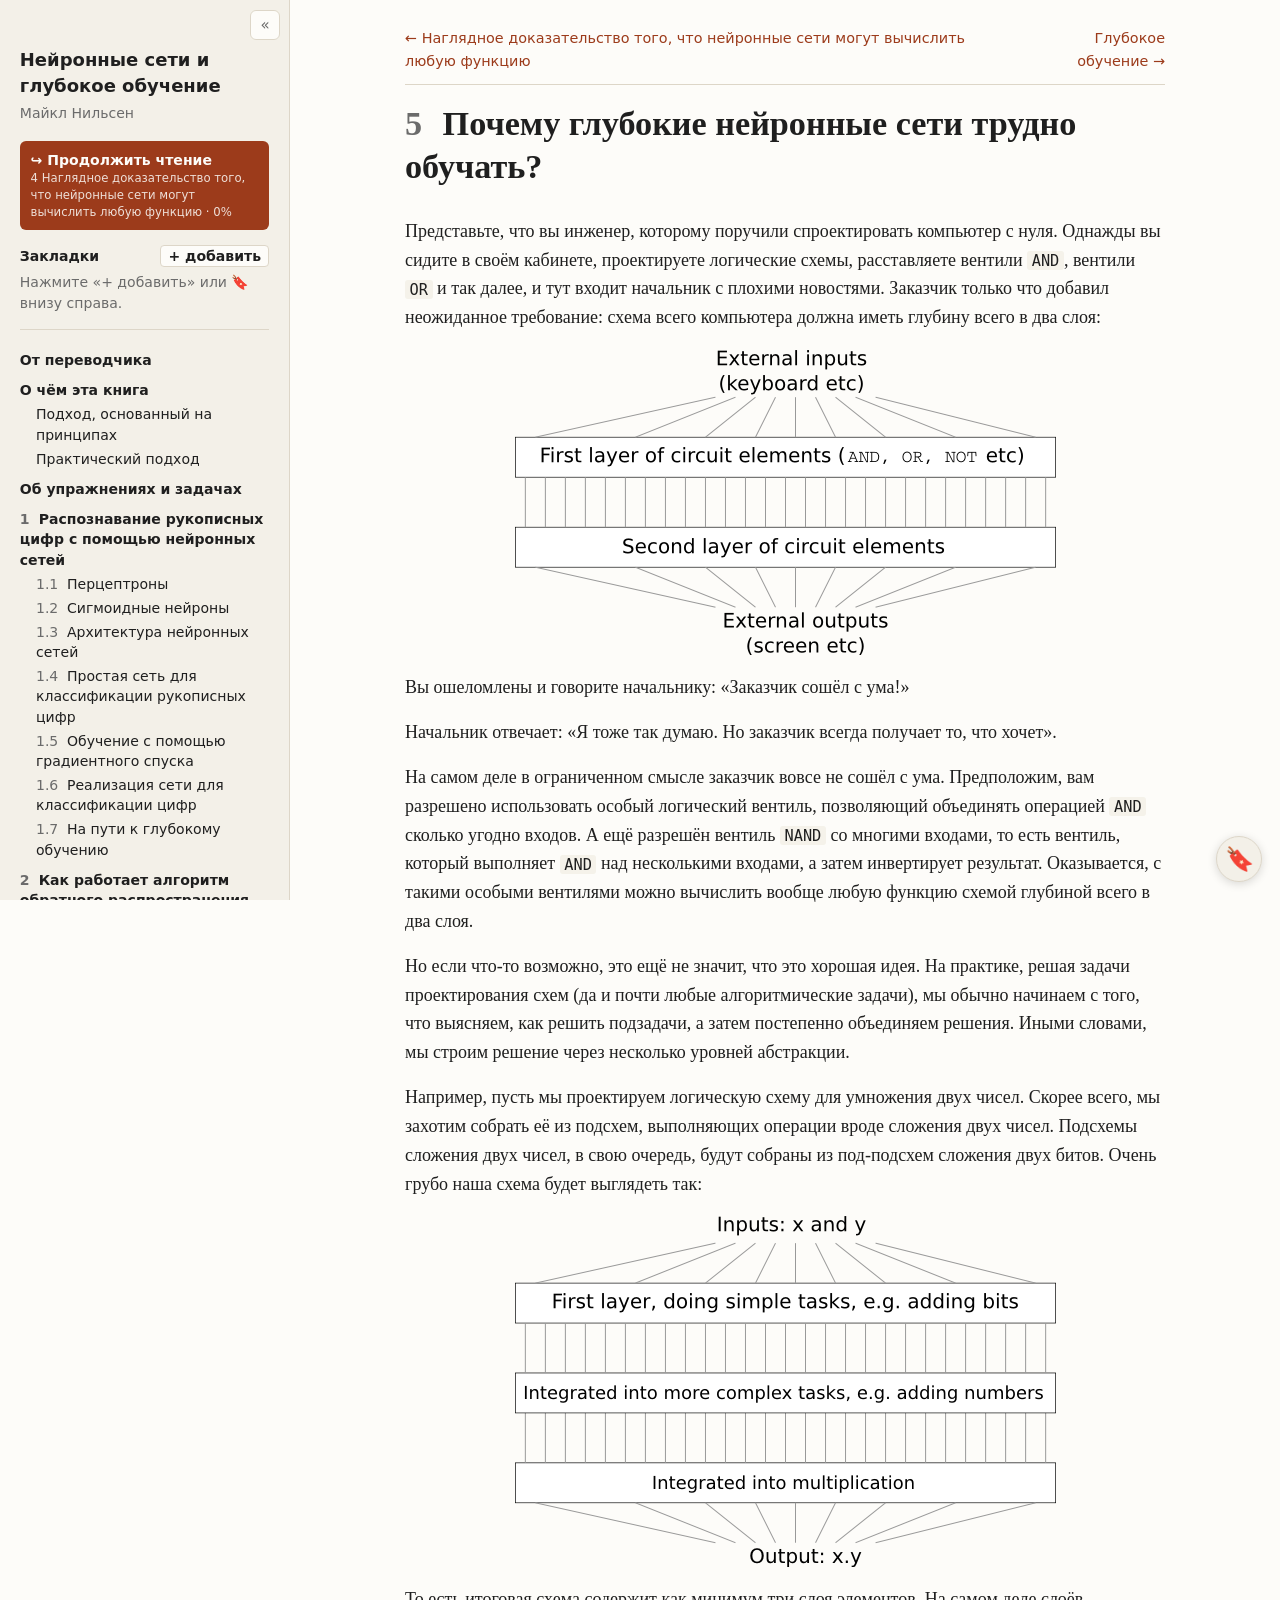
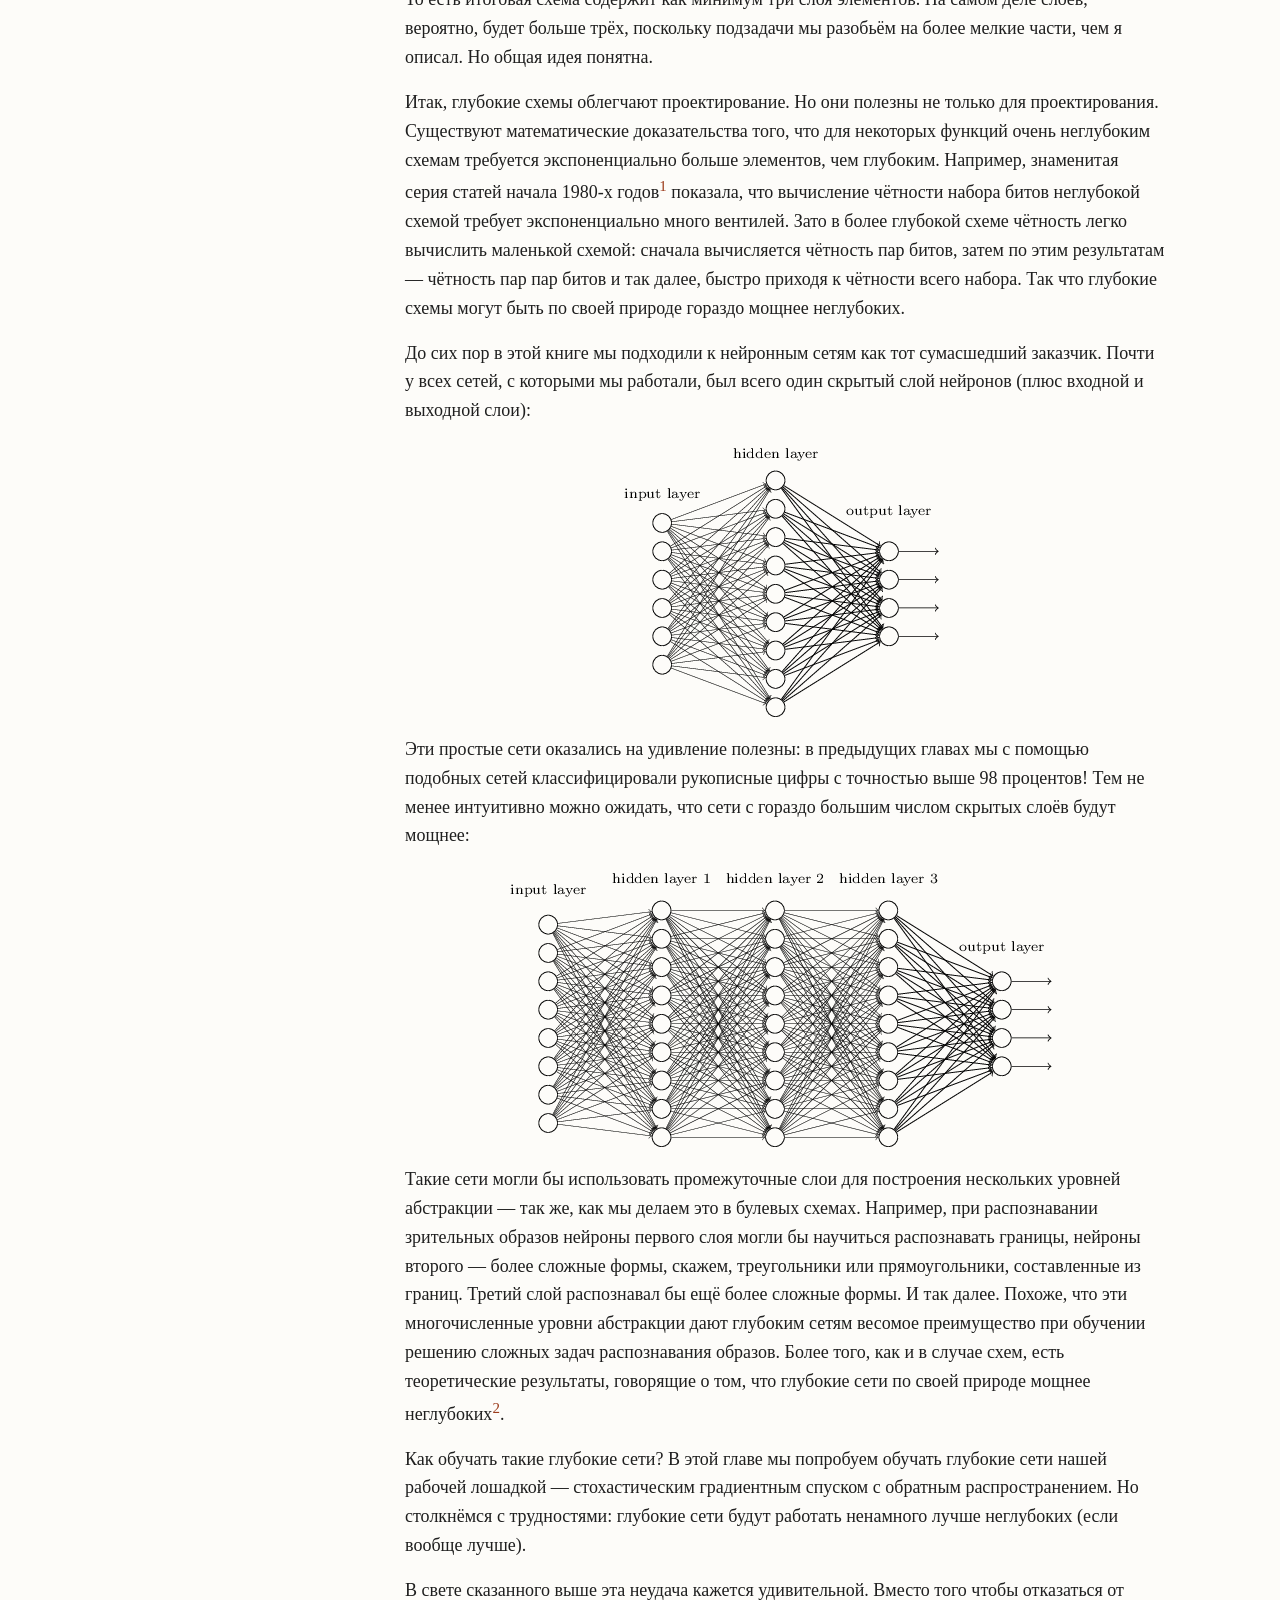
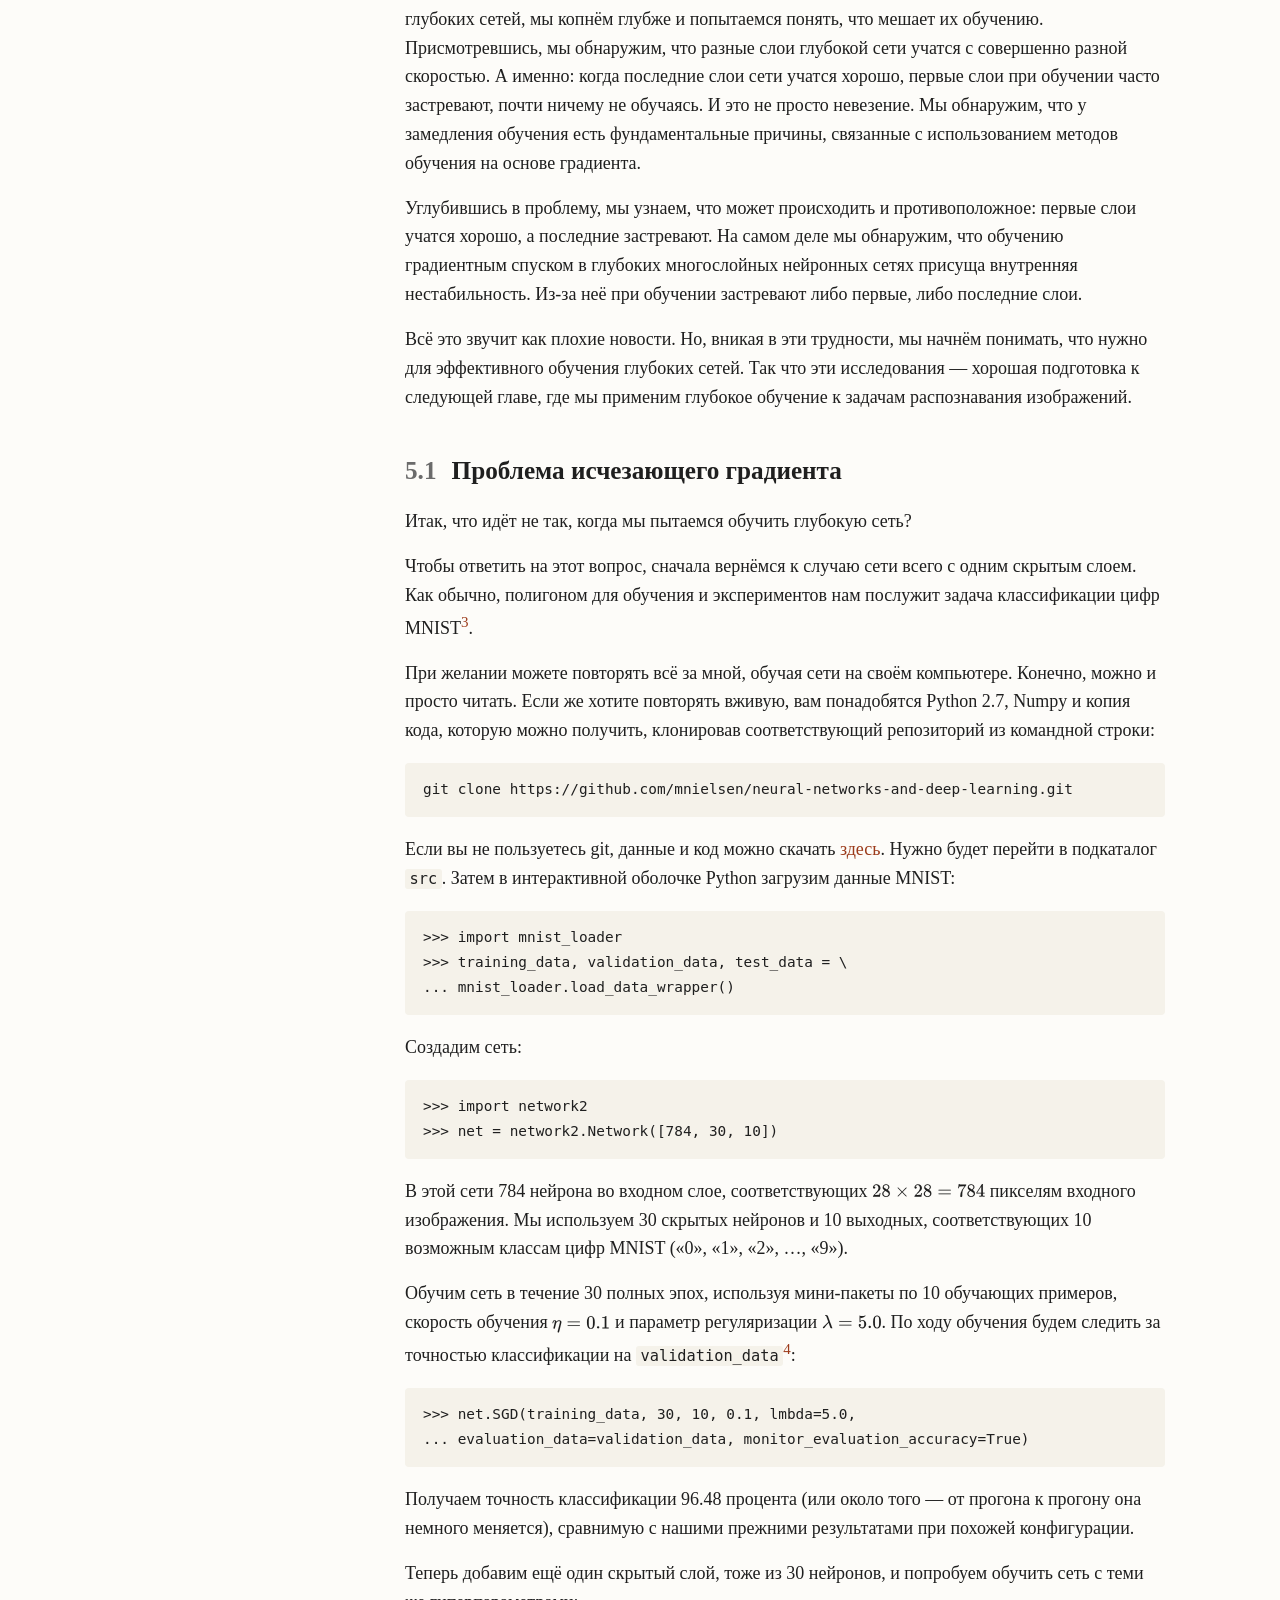
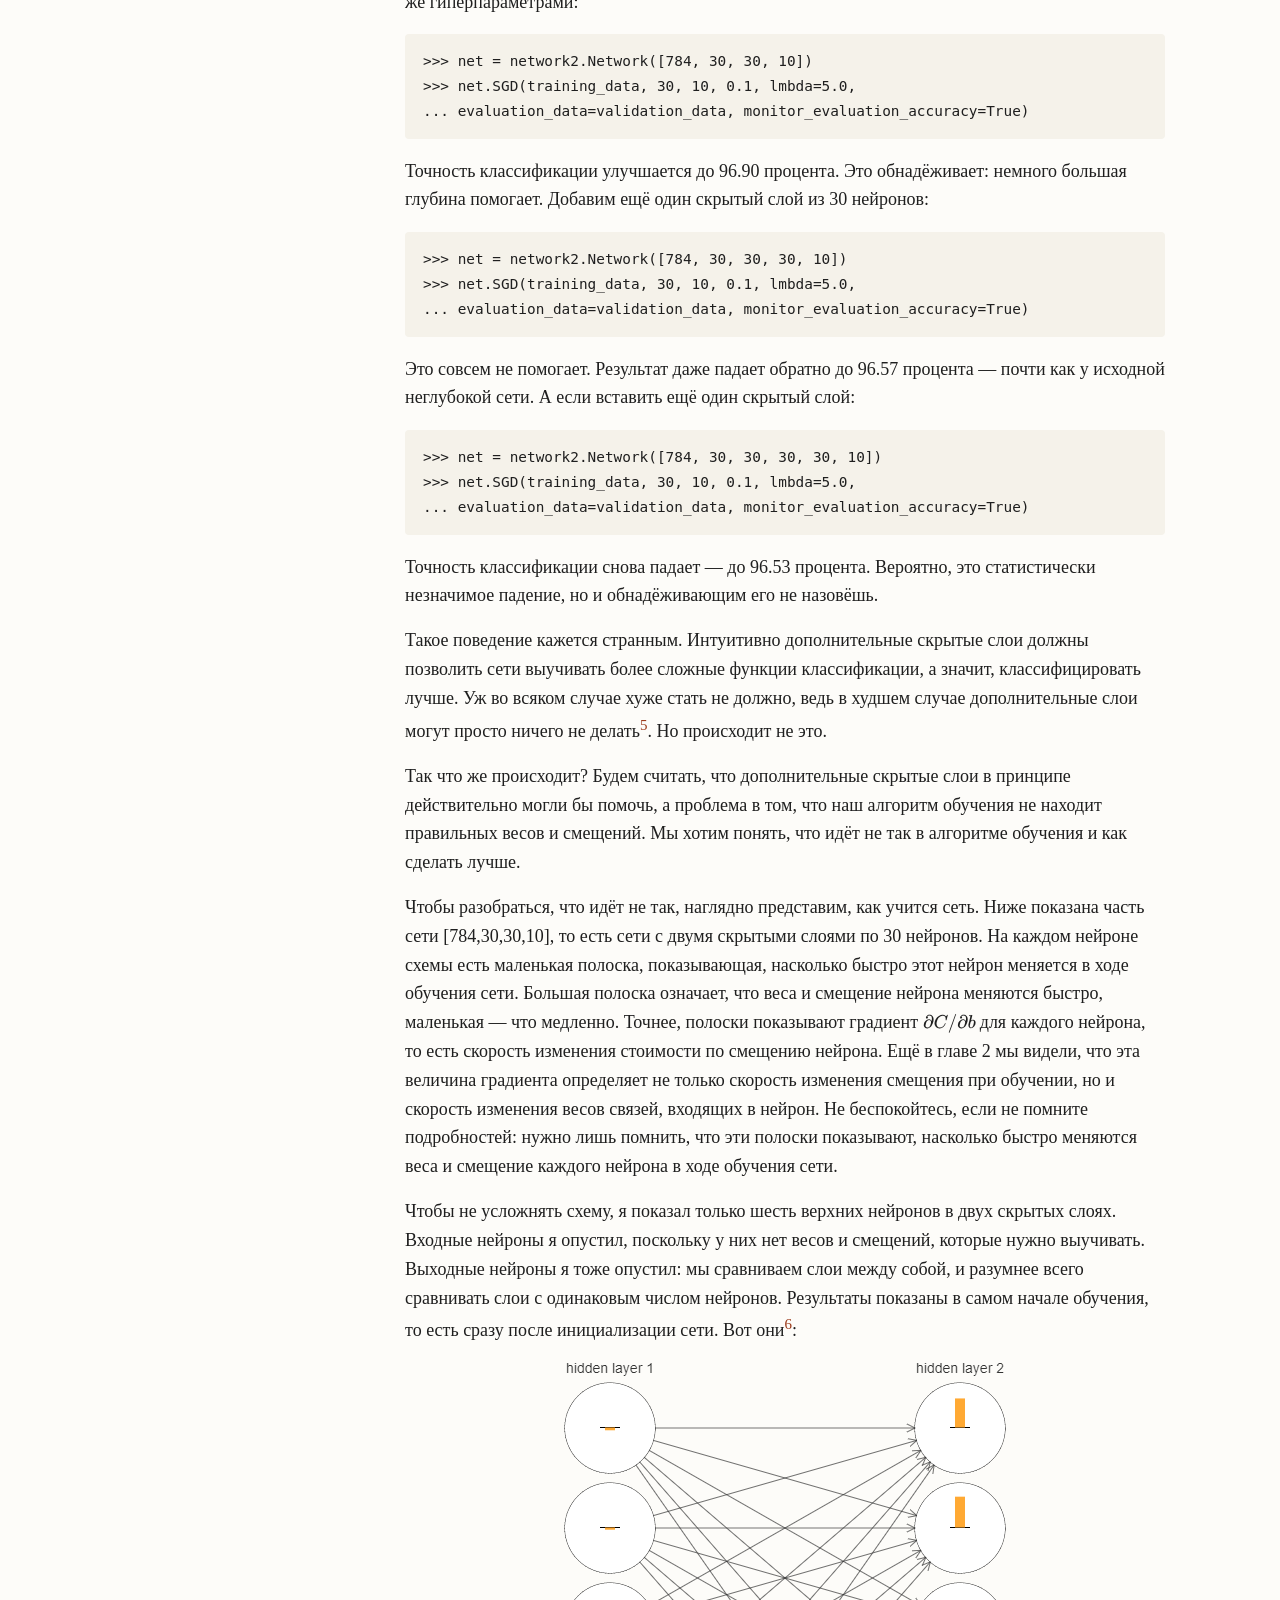
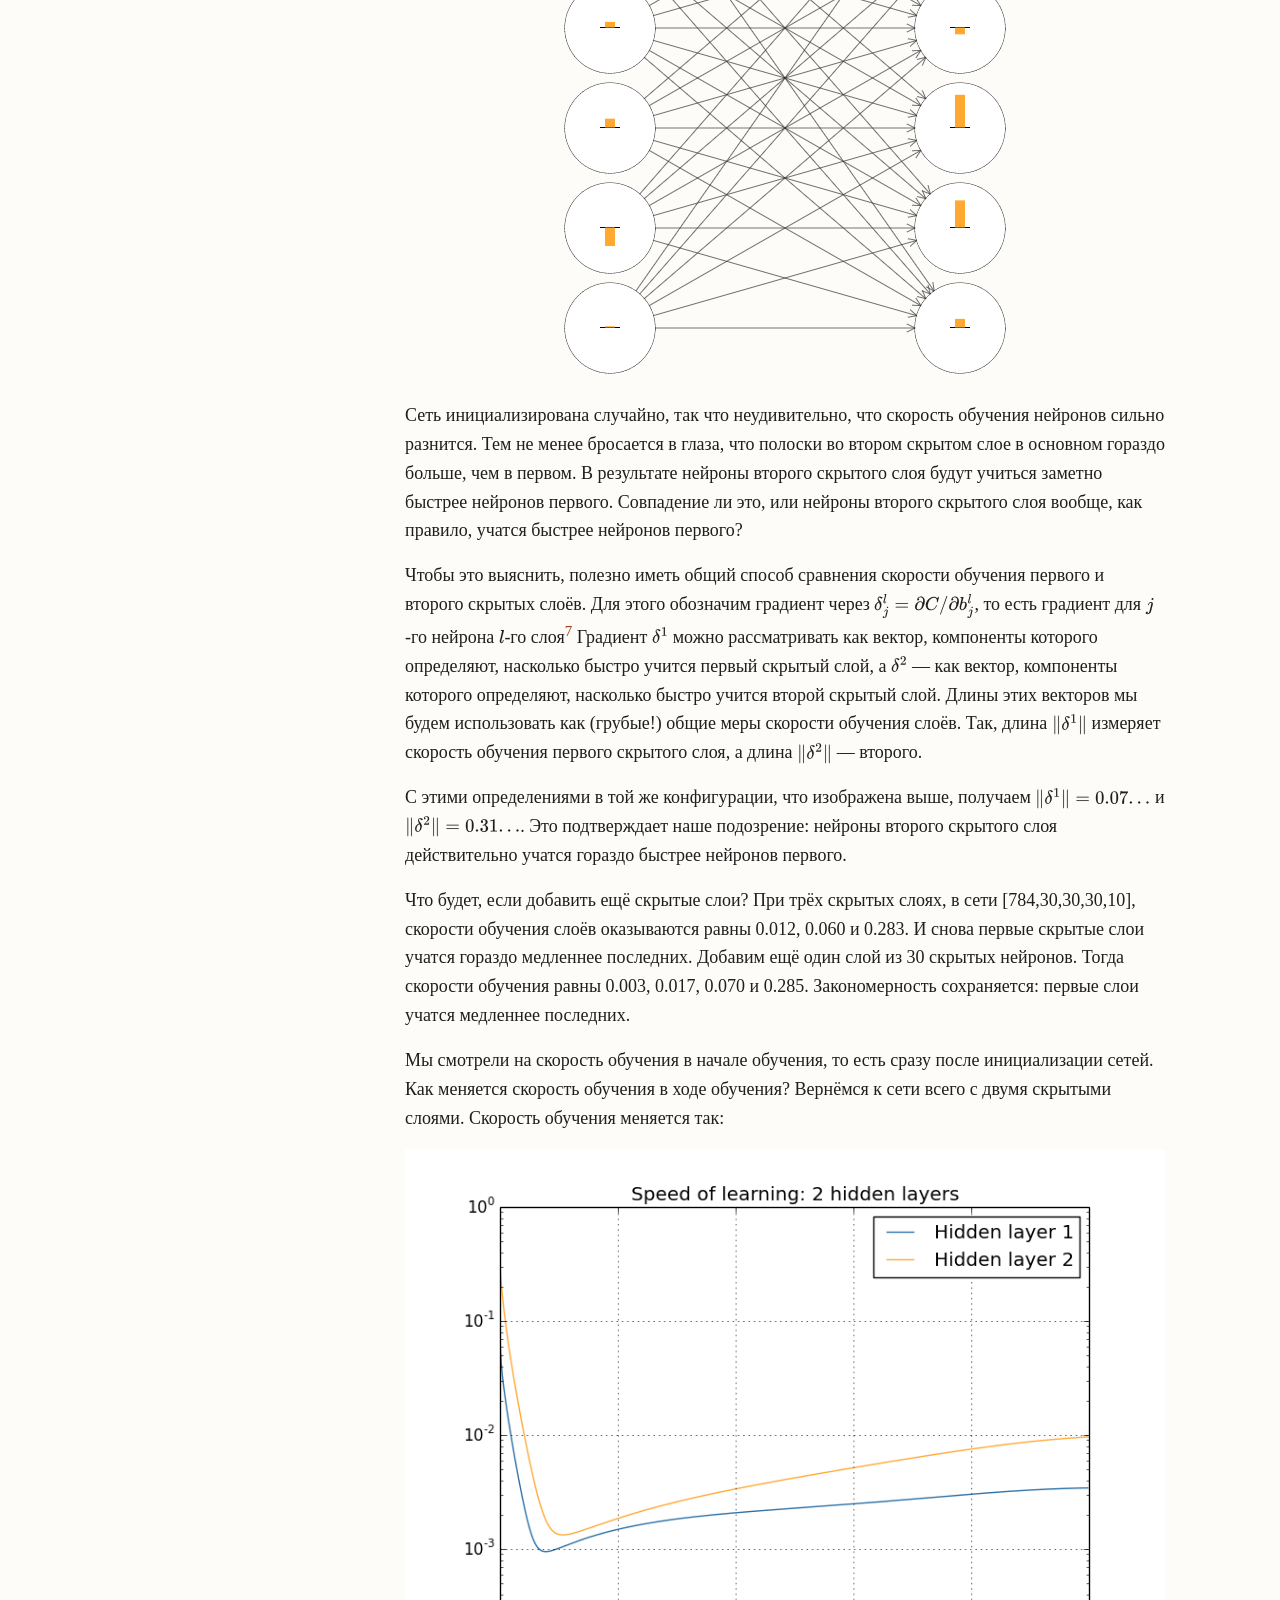
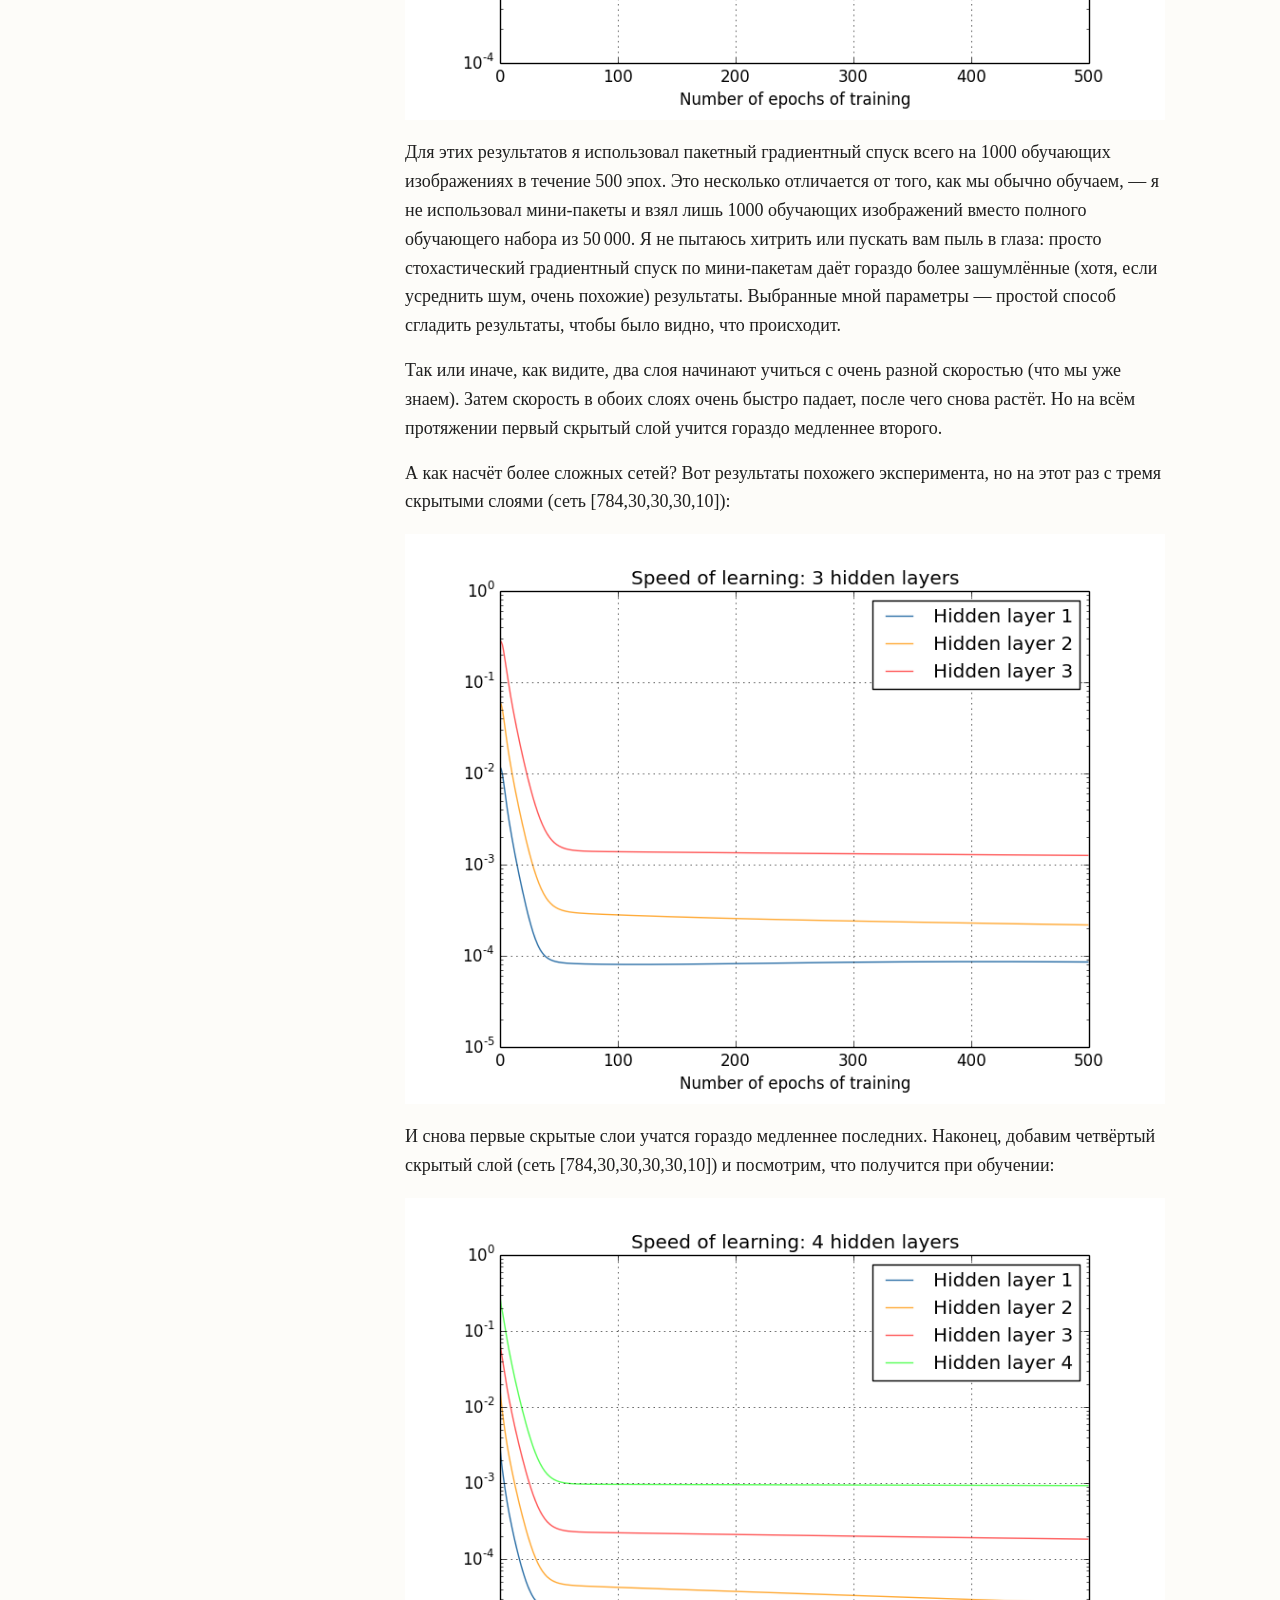
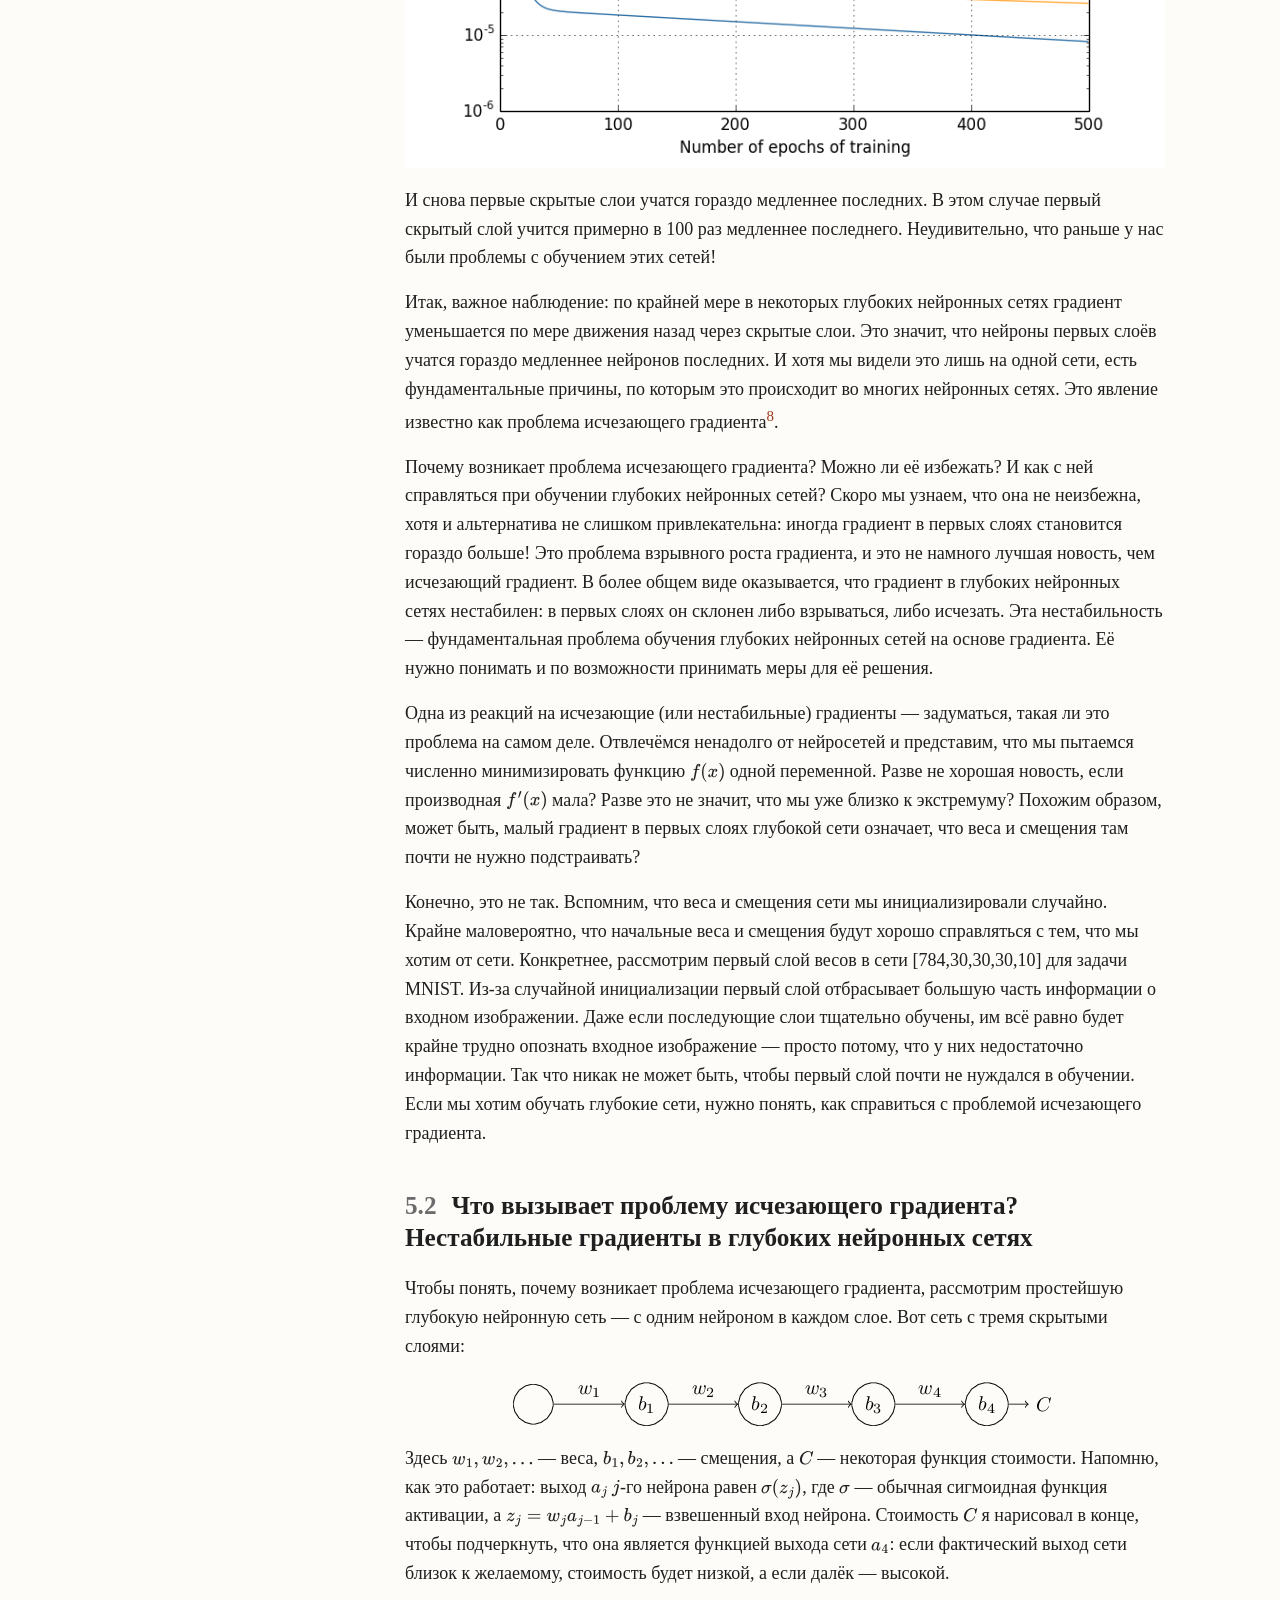
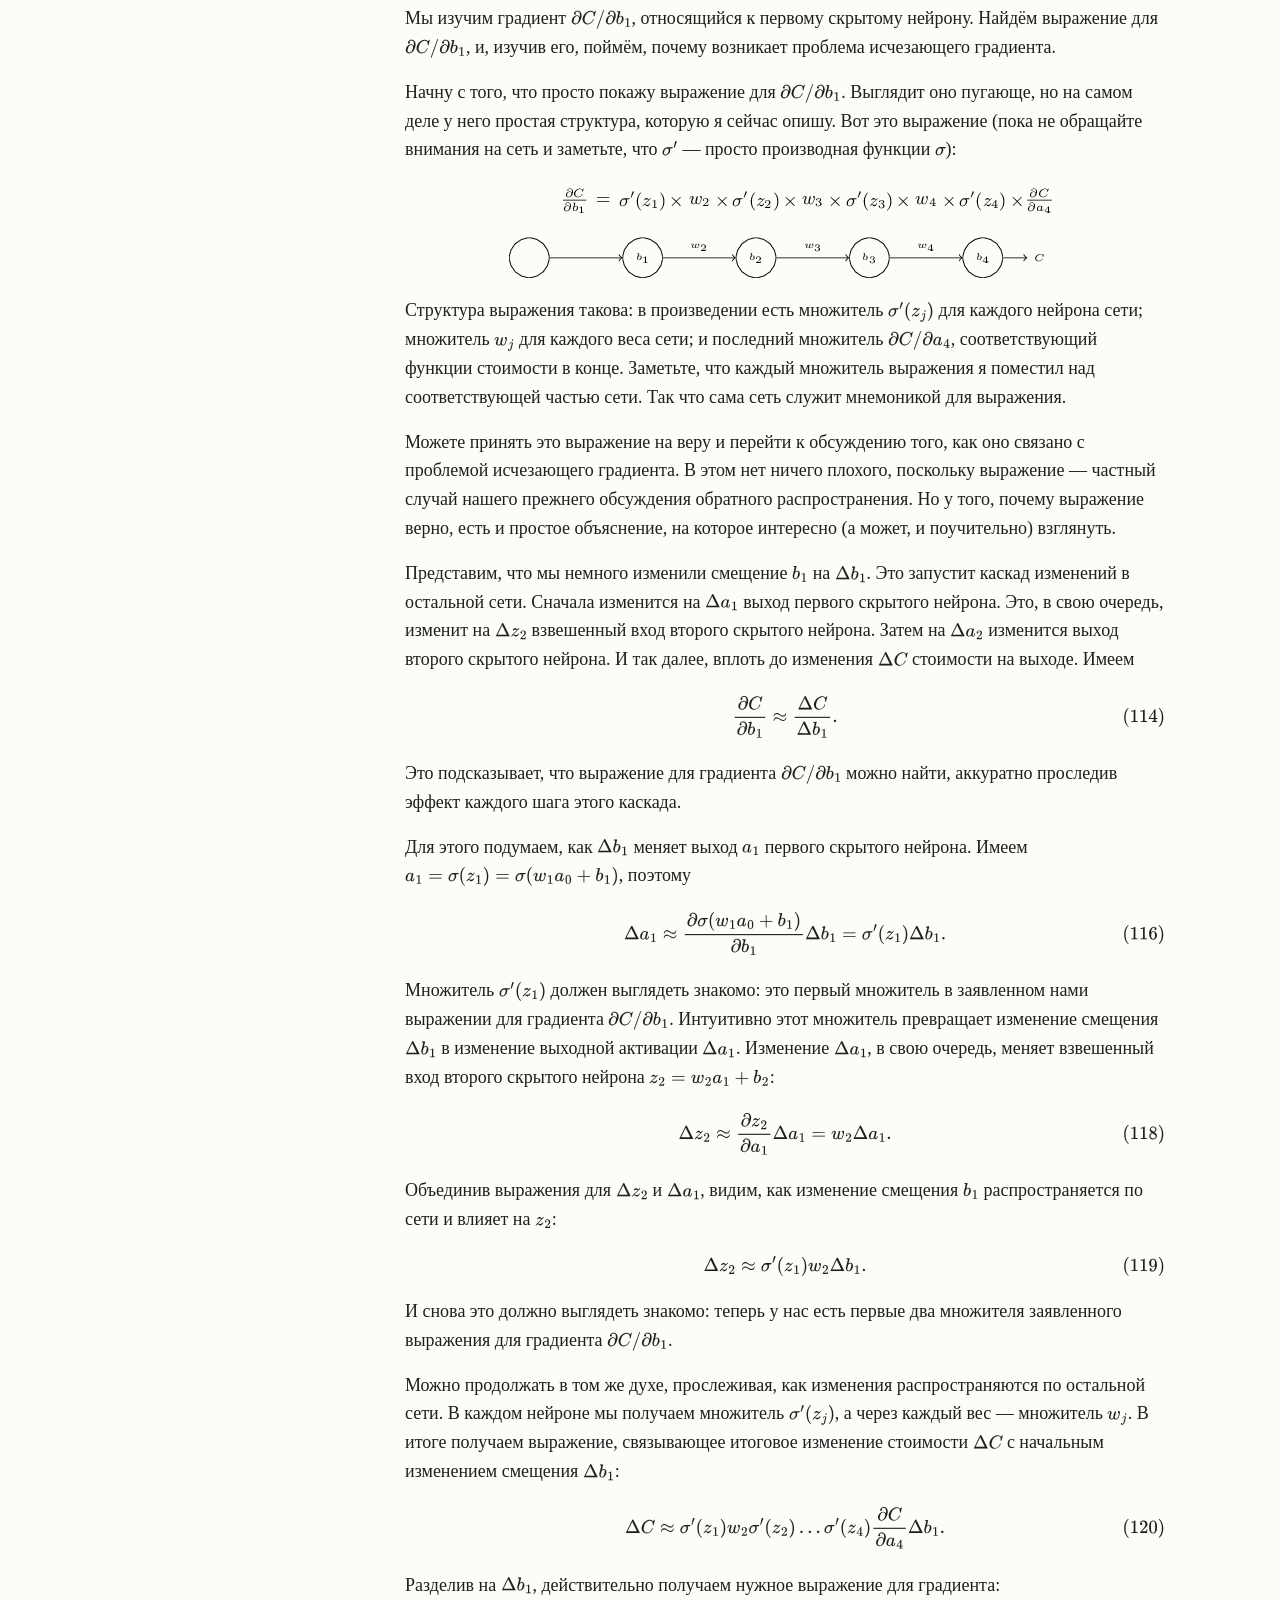
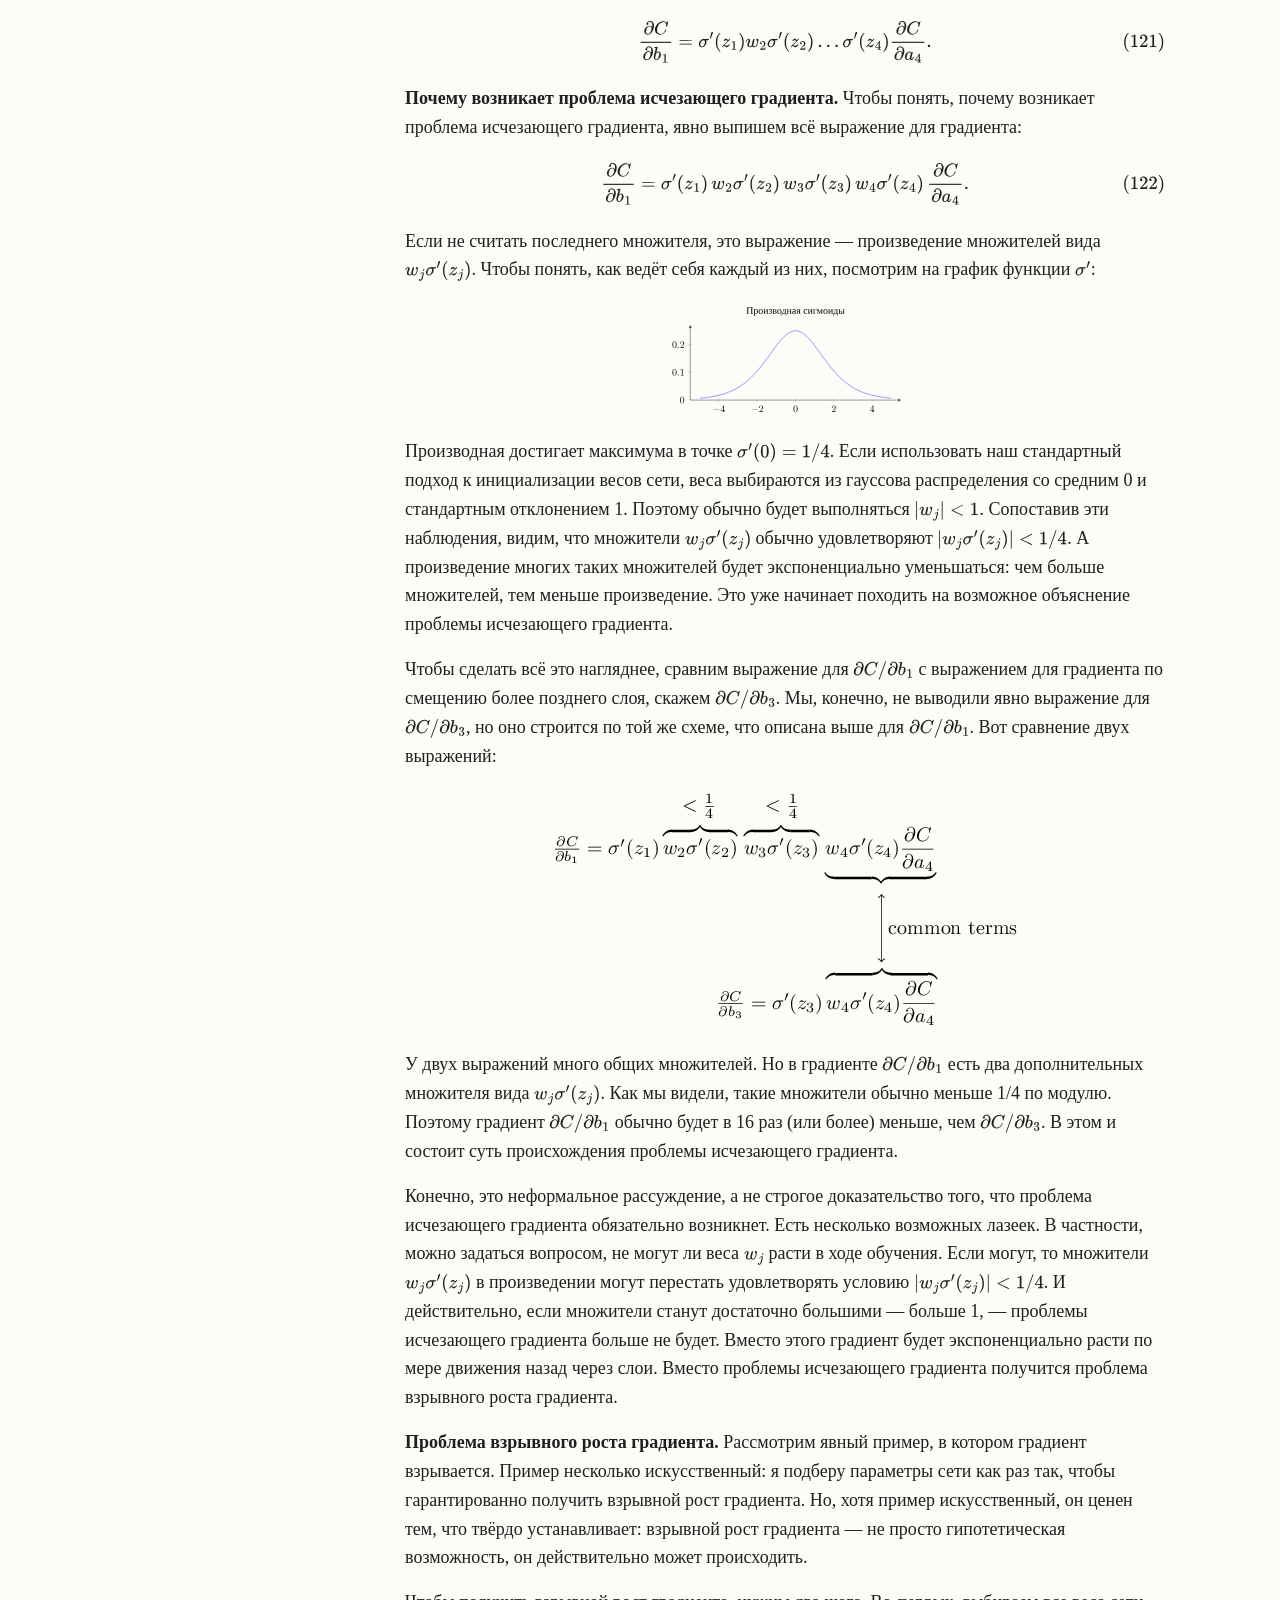
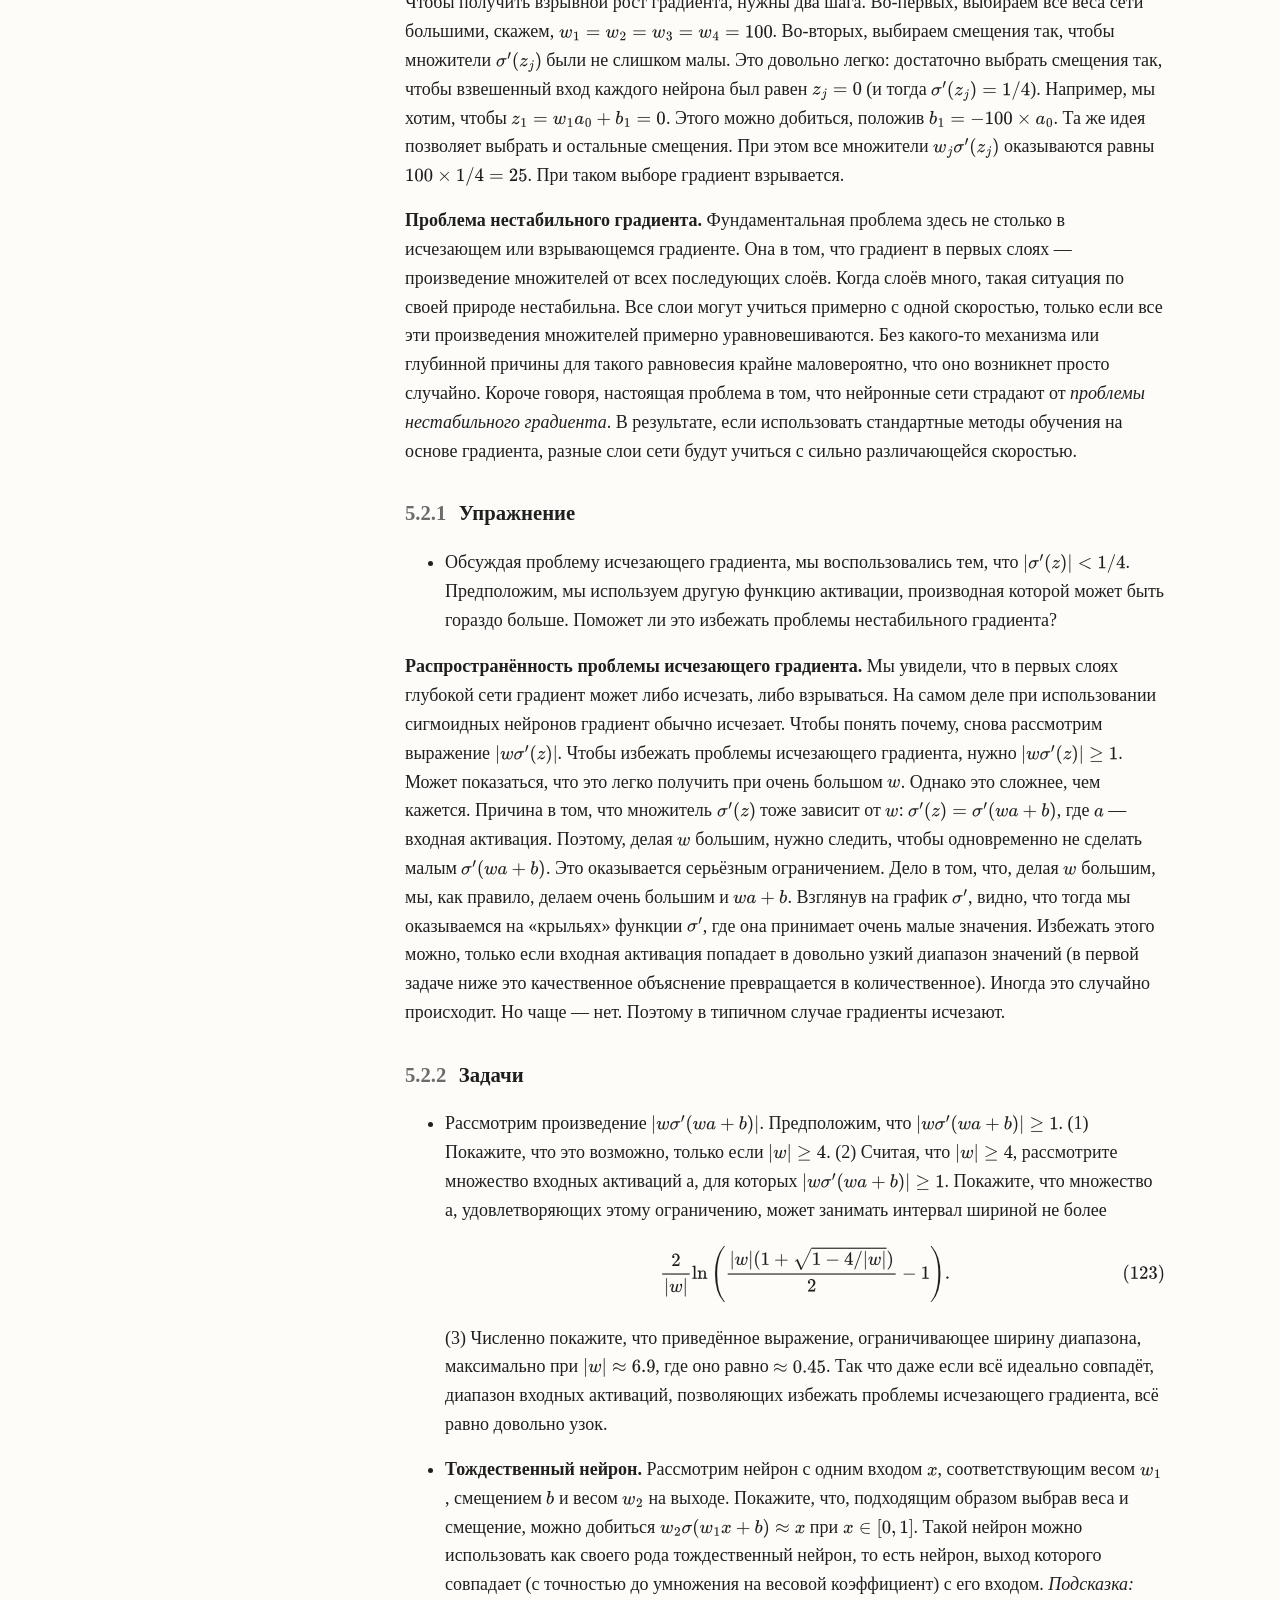
<file: part07.html>
<!DOCTYPE html>
<html lang="ru">
<head>
  <meta charset="utf-8" />
  <meta name="viewport" content="width=device-width, initial-scale=1.0" />
  <title>Почему глубокие нейронные сети трудно
обучать? — Нейронные сети и глубокое обучение</title>
  <link rel="stylesheet" href="style.css" />
  <script>
    window.MathJax = {
      tex: { inlineMath: [['\\(', '\\)']], displayMath: [['\\[', '\\]']], tags: 'none' },
      svg: { fontCache: 'global' },
      options: { enableMenu: false }
    };
  </script>
  <script>try{if(localStorage.getItem("nndl-ru:sidebar")==="hidden")document.documentElement.classList.add("sb-hidden")}catch(e){}</script>
  <script defer src="mathjax.js"></script>
  <script defer src="bookmarks.js"></script>
</head>
<body>
<input type="checkbox" id="menu-toggle" />
<label for="menu-toggle" class="menu-btn" title="Оглавление">☰</label>
<button class="sb-toggle" type="button" title="Скрыть / показать боковую панель" aria-label="Скрыть или показать боковую панель"
  onclick="var h=document.documentElement;h.classList.toggle('sb-hidden');try{localStorage.setItem('nndl-ru:sidebar',h.classList.contains('sb-hidden')?'hidden':'shown')}catch(e){}"></button>
<aside class="sidebar">
  <a class="book-title" href="index.html">Нейронные сети и глубокое обучение</a>
  <div class="book-author">Майкл Нильсен</div>
  <nav class="toc">
<ul>
<li><a href="part00.html" id="toc-от-переводчика">От
переводчика</a></li>
<li><a href="part01.html" id="toc-о-чём-эта-книга">О чём эта
книга</a>
<ul>
<li><a href="part01.html#подход-основанный-на-принципах"
id="toc-подход-основанный-на-принципах">Подход, основанный на
принципах</a></li>
<li><a href="part01.html#практический-подход"
id="toc-практический-подход">Практический подход</a></li>
</ul></li>
<li><a href="part02.html"
id="toc-об-упражнениях-и-задачах">Об упражнениях и задачах</a></li>
<li><a
href="part03.html"
id="toc-распознавание-рукописных-цифр-с-помощью-нейронных-сетей"><span
class="toc-section-number">1</span> Распознавание рукописных цифр с
помощью нейронных сетей</a>
<ul>
<li><a
href="part03.html#перцептроны"
id="toc-перцептроны"><span class="toc-section-number">1.1</span>
Перцептроны</a></li>
<li><a
href="part03.html#сигмоидные-нейроны"
id="toc-сигмоидные-нейроны"><span class="toc-section-number">1.2</span>
Сигмоидные нейроны</a></li>
<li><a
href="part03.html#архитектура-нейронных-сетей"
id="toc-архитектура-нейронных-сетей"><span
class="toc-section-number">1.3</span> Архитектура нейронных
сетей</a></li>
<li><a
href="part03.html#простая-сеть-для-классификации-рукописных-цифр"
id="toc-простая-сеть-для-классификации-рукописных-цифр"><span
class="toc-section-number">1.4</span> Простая сеть для классификации
рукописных цифр</a></li>
<li><a
href="part03.html#sec:1.5"
id="toc-sec:1.5"><span class="toc-section-number">1.5</span> Обучение с
помощью градиентного спуска</a></li>
<li><a
href="part03.html#sec:1.7"
id="toc-sec:1.7"><span class="toc-section-number">1.6</span> Реализация
сети для классификации цифр</a></li>
<li><a
href="part03.html#sec:1.8"
id="toc-sec:1.8"><span class="toc-section-number">1.7</span> На пути к
глубокому обучению</a></li>
</ul></li>
<li><a
href="part04.html"
id="toc-как-работает-алгоритм-обратного-распространения-ошибки"><span
class="toc-section-number">2</span> Как работает алгоритм обратного
распространения ошибки</a>
<ul>
<li><a
href="part04.html#разминка-быстрый-матричный-способ-вычисления-выхода-нейронной-сети"
id="toc-разминка-быстрый-матричный-способ-вычисления-выхода-нейронной-сети"><span
class="toc-section-number">2.1</span> Разминка: быстрый матричный способ
вычисления выхода нейронной сети</a></li>
<li><a
href="part04.html#два-предположения-о-функции-стоимости"
id="toc-два-предположения-о-функции-стоимости"><span
class="toc-section-number">2.2</span> Два предположения о функции
стоимости</a></li>
<li><a
href="part04.html#произведение-адамара-sodott"
id="toc-произведение-адамара-sodott"><span
class="toc-section-number">2.3</span> Произведение Адамара, <span
class="math inline">\(s\odot{}t\)</span></a></li>
<li><a
href="part04.html#sec:2.4"
id="toc-sec:2.4"><span class="toc-section-number">2.4</span> Четыре
фундаментальных уравнения обратного распространения</a></li>
<li><a
href="part04.html#sec:2.5"
id="toc-sec:2.5"><span class="toc-section-number">2.5</span>
Доказательство четырёх фундаментальных уравнений (необязательный
раздел)</a></li>
<li><a
href="part04.html#sec:2.6"
id="toc-sec:2.6"><span class="toc-section-number">2.6</span> Алгоритм
обратного распространения ошибки</a></li>
<li><a
href="part04.html#sec:2.7"
id="toc-sec:2.7"><span class="toc-section-number">2.7</span> Код
обратного распространения</a></li>
<li><a
href="part04.html#sec:2.8"
id="toc-sec:2.8"><span class="toc-section-number">2.8</span> В каком
смысле обратное распространение — быстрый алгоритм?</a></li>
<li><a
href="part04.html#sec:2.9"
id="toc-sec:2.9"><span class="toc-section-number">2.9</span> Обратное
распространение: общая картина</a></li>
</ul></li>
<li><a href="part05.html" id="toc-sec:3.1"><span
class="toc-section-number">3</span> Как улучшить обучение нейронных
сетей</a>
<ul>
<li><a
href="part05.html#функция-стоимости-на-основе-перекрёстной-энтропии"
id="toc-функция-стоимости-на-основе-перекрёстной-энтропии"><span
class="toc-section-number">3.1</span> Функция стоимости на основе
перекрёстной энтропии</a></li>
<li><a href="part05.html#sec:3.2" id="toc-sec:3.2"><span
class="toc-section-number">3.2</span> Переобучение и
регуляризация</a></li>
<li><a href="part05.html#sec:3.3" id="toc-sec:3.3"><span
class="toc-section-number">3.3</span> Инициализация весов</a></li>
<li><a href="part05.html#sec:3.4" id="toc-sec:3.4"><span
class="toc-section-number">3.4</span> Снова о распознавании почерка:
код</a></li>
<li><a href="part05.html#sec:3.5" id="toc-sec:3.5"><span
class="toc-section-number">3.5</span> Как выбирать гиперпараметры
нейронной сети?</a></li>
<li><a href="part05.html#sec:3.6" id="toc-sec:3.6"><span
class="toc-section-number">3.6</span> Другие приёмы</a></li>
</ul></li>
<li><a
href="part06.html"
id="toc-наглядное-доказательство-того-что-нейронные-сети-могут-вычислить-любую-функцию"><span
class="toc-section-number">4</span> Наглядное доказательство того, что
нейронные сети могут вычислить любую функцию</a>
<ul>
<li><a
href="part06.html#две-оговорки"
id="toc-две-оговорки"><span class="toc-section-number">4.1</span> Две
оговорки</a></li>
<li><a
href="part06.html#универсальность-для-одного-входа-и-одного-выхода"
id="toc-универсальность-для-одного-входа-и-одного-выхода"><span
class="toc-section-number">4.2</span> Универсальность для одного входа и
одного выхода</a></li>
<li><a
href="part06.html#много-входных-переменных"
id="toc-много-входных-переменных"><span
class="toc-section-number">4.3</span> Много входных переменных</a></li>
<li><a
href="part06.html#за-пределами-сигмоидных-нейронов"
id="toc-за-пределами-сигмоидных-нейронов"><span
class="toc-section-number">4.4</span> За пределами сигмоидных
нейронов</a></li>
<li><a
href="part06.html#исправляем-ступенчатые-функции"
id="toc-исправляем-ступенчатые-функции"><span
class="toc-section-number">4.5</span> Исправляем ступенчатые
функции</a></li>
<li><a
href="part06.html#заключение"
id="toc-заключение">Заключение</a></li>
</ul></li>
<li><a href="part07.html"
id="toc-почему-глубокие-нейронные-сети-трудно-обучать"><span
class="toc-section-number">5</span> Почему глубокие нейронные сети
трудно обучать?</a>
<ul>
<li><a
href="part07.html#проблема-исчезающего-градиента"
id="toc-проблема-исчезающего-градиента"><span
class="toc-section-number">5.1</span> Проблема исчезающего
градиента</a></li>
<li><a
href="part07.html#что-вызывает-проблему-исчезающего-градиента-нестабильные-градиенты-в-глубоких-нейронных-сетях"
id="toc-что-вызывает-проблему-исчезающего-градиента-нестабильные-градиенты-в-глубоких-нейронных-сетях"><span
class="toc-section-number">5.2</span> Что вызывает проблему исчезающего
градиента? Нестабильные градиенты в глубоких нейронных сетях</a></li>
<li><a
href="part07.html#нестабильные-градиенты-в-более-сложных-сетях"
id="toc-нестабильные-градиенты-в-более-сложных-сетях"><span
class="toc-section-number">5.3</span> Нестабильные градиенты в более
сложных сетях</a></li>
<li><a
href="part07.html#другие-препятствия-на-пути-глубокого-обучения"
id="toc-другие-препятствия-на-пути-глубокого-обучения"><span
class="toc-section-number">5.4</span> Другие препятствия на пути
глубокого обучения</a></li>
</ul></li>
<li><a href="part08.html" id="toc-глубокое-обучение"><span
class="toc-section-number">6</span> Глубокое обучение</a>
<ul>
<li><a href="part08.html#subseq:cnn"
id="toc-subseq:cnn"><span class="toc-section-number">6.1</span>
Знакомство со свёрточными сетями</a></li>
<li><a
href="part08.html#свёрточные-нейронные-сети-на-практике"
id="toc-свёрточные-нейронные-сети-на-практике"><span
class="toc-section-number">6.2</span> Свёрточные нейронные сети на
практике</a></li>
<li><a href="part08.html#код-наших-свёрточных-сетей"
id="toc-код-наших-свёрточных-сетей"><span
class="toc-section-number">6.3</span> Код наших свёрточных
сетей</a></li>
<li><a
href="part08.html#недавний-прогресс-в-распознавании-изображений"
id="toc-недавний-прогресс-в-распознавании-изображений"><span
class="toc-section-number">6.4</span> Недавний прогресс в распознавании
изображений</a></li>
<li><a
href="part08.html#другие-подходы-к-глубоким-нейронным-сетям"
id="toc-другие-подходы-к-глубоким-нейронным-сетям"><span
class="toc-section-number">6.5</span> Другие подходы к глубоким
нейронным сетям</a></li>
<li><a href="part08.html#о-будущем-нейронных-сетей"
id="toc-о-будущем-нейронных-сетей"><span
class="toc-section-number">6.6</span> О будущем нейронных сетей</a></li>
</ul></li>
<li><a
href="part09.html"
id="toc-приложение.-существует-ли-простой-алгоритм-интеллекта">Приложение.
Существует ли простой алгоритм интеллекта?</a></li>
</ul>
  </nav>
</aside>
<main>
<nav class="pager">
  <span><a href="part06.html" rel="prev">← Наглядное доказательство того, что нейронные сети могут вычислить любую
функцию</a></span>
  <span><a href="part08.html" rel="next">Глубокое обучение →</a></span>
</nav>
<article>
<h1 data-number="5"
id="почему-глубокие-нейронные-сети-трудно-обучать"><span
class="header-section-number">5</span> Почему глубокие нейронные сети
трудно обучать?</h1>
<p>Представьте, что вы инженер, которому поручили спроектировать
компьютер с нуля. Однажды вы сидите в своём кабинете, проектируете
логические схемы, расставляете вентили <code>AND</code>, вентили
<code>OR</code> и так далее, и тут входит начальник с плохими новостями.
Заказчик только что добавил неожиданное требование: схема всего
компьютера должна иметь глубину всего в два слоя:</p>
<div class="center">
<p><img src="figures/ch5/shallow_circuit.png" alt="image" /></p>
</div>
<p>Вы ошеломлены и говорите начальнику: «Заказчик сошёл с ума!»</p>
<p>Начальник отвечает: «Я тоже так думаю. Но заказчик всегда получает
то, что хочет».</p>
<p>На самом деле в ограниченном смысле заказчик вовсе не сошёл с ума.
Предположим, вам разрешено использовать особый логический вентиль,
позволяющий объединять операцией <code>AND</code> сколько угодно входов.
А ещё разрешён вентиль <code>NAND</code> со многими входами, то есть
вентиль, который выполняет <code>AND</code> над несколькими входами, а
затем инвертирует результат. Оказывается, с такими особыми вентилями
можно вычислить вообще любую функцию схемой глубиной всего в два
слоя.</p>
<p>Но если что-то возможно, это ещё не значит, что это хорошая идея. На
практике, решая задачи проектирования схем (да и почти любые
алгоритмические задачи), мы обычно начинаем с того, что выясняем, как
решить подзадачи, а затем постепенно объединяем решения. Иными словами,
мы строим решение через несколько уровней абстракции.</p>
<p>Например, пусть мы проектируем логическую схему для умножения двух
чисел. Скорее всего, мы захотим собрать её из подсхем, выполняющих
операции вроде сложения двух чисел. Подсхемы сложения двух чисел, в свою
очередь, будут собраны из под-подсхем сложения двух битов. Очень грубо
наша схема будет выглядеть так:</p>
<div class="center">
<p><img src="figures/ch5/circuit_multiplication.png" alt="image" /></p>
</div>
<p>То есть итоговая схема содержит как минимум три слоя элементов. На
самом деле слоёв, вероятно, будет больше трёх, поскольку подзадачи мы
разобьём на более мелкие части, чем я описал. Но общая идея понятна.</p>
<p>Итак, глубокие схемы облегчают проектирование. Но они полезны не
только для проектирования. Существуют математические доказательства
того, что для некоторых функций очень неглубоким схемам требуется
экспоненциально больше элементов, чем глубоким. Например, знаменитая
серия статей начала 1980-х годов<a href="#fn1" class="footnote-ref"
id="fnref1" role="doc-noteref"><sup>1</sup></a> показала, что вычисление
чётности набора битов неглубокой схемой требует экспоненциально много
вентилей. Зато в более глубокой схеме чётность легко вычислить маленькой
схемой: сначала вычисляется чётность пар битов, затем по этим
результатам — чётность пар пар битов и так далее, быстро приходя к
чётности всего набора. Так что глубокие схемы могут быть по своей
природе гораздо мощнее неглубоких.</p>
<p>До сих пор в этой книге мы подходили к нейронным сетям как тот
сумасшедший заказчик. Почти у всех сетей, с которыми мы работали, был
всего один скрытый слой нейронов (плюс входной и выходной слои):</p>
<div class="center">
<p><img src="figures/ch5/tikz35.png" alt="image" /></p>
</div>
<p>Эти простые сети оказались на удивление полезны: в предыдущих главах
мы с помощью подобных сетей классифицировали рукописные цифры с
точностью выше 98 процентов! Тем не менее интуитивно можно ожидать, что
сети с гораздо большим числом скрытых слоёв будут мощнее:</p>
<div class="center">
<p><img src="figures/ch5/tikz36.png" alt="image" /></p>
</div>
<p>Такие сети могли бы использовать промежуточные слои для построения
нескольких уровней абстракции — так же, как мы делаем это в булевых
схемах. Например, при распознавании зрительных образов нейроны первого
слоя могли бы научиться распознавать границы, нейроны второго — более
сложные формы, скажем, треугольники или прямоугольники, составленные из
границ. Третий слой распознавал бы ещё более сложные формы. И так далее.
Похоже, что эти многочисленные уровни абстракции дают глубоким сетям
весомое преимущество при обучении решению сложных задач распознавания
образов. Более того, как и в случае схем, есть теоретические результаты,
говорящие о том, что глубокие сети по своей природе мощнее неглубоких<a
href="#fn2" class="footnote-ref" id="fnref2"
role="doc-noteref"><sup>2</sup></a>.</p>
<p>Как обучать такие глубокие сети? В этой главе мы попробуем обучать
глубокие сети нашей рабочей лошадкой — стохастическим градиентным
спуском с обратным распространением. Но столкнёмся с трудностями:
глубокие сети будут работать ненамного лучше неглубоких (если вообще
лучше).</p>
<p>В свете сказанного выше эта неудача кажется удивительной. Вместо того
чтобы отказаться от глубоких сетей, мы копнём глубже и попытаемся
понять, что мешает их обучению. Присмотревшись, мы обнаружим, что разные
слои глубокой сети учатся с совершенно разной скоростью. А именно: когда
последние слои сети учатся хорошо, первые слои при обучении часто
застревают, почти ничему не обучаясь. И это не просто невезение. Мы
обнаружим, что у замедления обучения есть фундаментальные причины,
связанные с использованием методов обучения на основе градиента.</p>
<p>Углубившись в проблему, мы узнаем, что может происходить и
противоположное: первые слои учатся хорошо, а последние застревают. На
самом деле мы обнаружим, что обучению градиентным спуском в глубоких
многослойных нейронных сетях присуща внутренняя нестабильность. Из-за
неё при обучении застревают либо первые, либо последние слои.</p>
<p>Всё это звучит как плохие новости. Но, вникая в эти трудности, мы
начнём понимать, что нужно для эффективного обучения глубоких сетей. Так
что эти исследования — хорошая подготовка к следующей главе, где мы
применим глубокое обучение к задачам распознавания изображений.</p>
<h2 data-number="5.1" id="проблема-исчезающего-градиента"><span
class="header-section-number">5.1</span> Проблема исчезающего
градиента</h2>
<p>Итак, что идёт не так, когда мы пытаемся обучить глубокую сеть?</p>
<p>Чтобы ответить на этот вопрос, сначала вернёмся к случаю сети всего с
одним скрытым слоем. Как обычно, полигоном для обучения и экспериментов
нам послужит задача классификации цифр MNIST<a href="#fn3"
class="footnote-ref" id="fnref3"
role="doc-noteref"><sup>3</sup></a>.</p>
<p>При желании можете повторять всё за мной, обучая сети на своём
компьютере. Конечно, можно и просто читать. Если же хотите повторять
вживую, вам понадобятся Python 2.7, Numpy и копия кода, которую можно
получить, клонировав соответствующий репозиторий из командной
строки:</p>
<pre><code>git clone https://github.com/mnielsen/neural-networks-and-deep-learning.git</code></pre>
<p>Если вы не пользуетесь git, данные и код можно скачать <a
href="https://github.com/mnielsen/neural-networks-and-deep-learning/archive/master.zip">здесь</a>.
Нужно будет перейти в подкаталог <code>src</code>. Затем в интерактивной
оболочке Python загрузим данные MNIST:</p>
<pre><code>&gt;&gt;&gt; import mnist_loader
&gt;&gt;&gt; training_data, validation_data, test_data = \
... mnist_loader.load_data_wrapper()</code></pre>
<p>Создадим сеть:</p>
<pre><code>&gt;&gt;&gt; import network2
&gt;&gt;&gt; net = network2.Network([784, 30, 10])</code></pre>
<p>В этой сети 784 нейрона во входном слое, соответствующих <span
class="math inline">\(28\times28=784\)</span> пикселям входного
изображения. Мы используем 30 скрытых нейронов и 10 выходных,
соответствующих 10 возможным классам цифр MNIST («0», «1», «2», …,
«9»).</p>
<p>Обучим сеть в течение 30 полных эпох, используя мини-пакеты по 10
обучающих примеров, скорость обучения <span
class="math inline">\(\eta=0.1\)</span> и параметр регуляризации <span
class="math inline">\(\lambda=5.0\)</span>. По ходу обучения будем
следить за точностью классификации на <code>validation_data</code><a
href="#fn4" class="footnote-ref" id="fnref4"
role="doc-noteref"><sup>4</sup></a>:</p>
<pre><code>&gt;&gt;&gt; net.SGD(training_data, 30, 10, 0.1, lmbda=5.0,
... evaluation_data=validation_data, monitor_evaluation_accuracy=True)</code></pre>
<p>Получаем точность классификации 96.48 процента (или около того — от
прогона к прогону она немного меняется), сравнимую с нашими прежними
результатами при похожей конфигурации.</p>
<p>Теперь добавим ещё один скрытый слой, тоже из 30 нейронов, и
попробуем обучить сеть с теми же гиперпараметрами:</p>
<pre><code>&gt;&gt;&gt; net = network2.Network([784, 30, 30, 10])
&gt;&gt;&gt; net.SGD(training_data, 30, 10, 0.1, lmbda=5.0,
... evaluation_data=validation_data, monitor_evaluation_accuracy=True)</code></pre>
<p>Точность классификации улучшается до 96.90 процента. Это
обнадёживает: немного большая глубина помогает. Добавим ещё один скрытый
слой из 30 нейронов:</p>
<pre><code>&gt;&gt;&gt; net = network2.Network([784, 30, 30, 30, 10])
&gt;&gt;&gt; net.SGD(training_data, 30, 10, 0.1, lmbda=5.0,
... evaluation_data=validation_data, monitor_evaluation_accuracy=True)</code></pre>
<p>Это совсем не помогает. Результат даже падает обратно до 96.57
процента — почти как у исходной неглубокой сети. А если вставить ещё
один скрытый слой:</p>
<pre><code>&gt;&gt;&gt; net = network2.Network([784, 30, 30, 30, 30, 10])
&gt;&gt;&gt; net.SGD(training_data, 30, 10, 0.1, lmbda=5.0,
... evaluation_data=validation_data, monitor_evaluation_accuracy=True)</code></pre>
<p>Точность классификации снова падает — до 96.53 процента. Вероятно,
это статистически незначимое падение, но и обнадёживающим его не
назовёшь.</p>
<p>Такое поведение кажется странным. Интуитивно дополнительные скрытые
слои должны позволить сети выучивать более сложные функции
классификации, а значит, классифицировать лучше. Уж во всяком случае
хуже стать не должно, ведь в худшем случае дополнительные слои могут
просто ничего не делать<a href="#fn5" class="footnote-ref" id="fnref5"
role="doc-noteref"><sup>5</sup></a>. Но происходит не это.</p>
<p>Так что же происходит? Будем считать, что дополнительные скрытые слои
в принципе действительно могли бы помочь, а проблема в том, что наш
алгоритм обучения не находит правильных весов и смещений. Мы хотим
понять, что идёт не так в алгоритме обучения и как сделать лучше.</p>
<p>Чтобы разобраться, что идёт не так, наглядно представим, как учится
сеть. Ниже показана часть сети [784,30,30,10], то есть сети с двумя
скрытыми слоями по 30 нейронов. На каждом нейроне схемы есть маленькая
полоска, показывающая, насколько быстро этот нейрон меняется в ходе
обучения сети. Большая полоска означает, что веса и смещение нейрона
меняются быстро, маленькая — что медленно. Точнее, полоски показывают
градиент <span class="math inline">\(\partial C/\partial b\)</span> для
каждого нейрона, то есть скорость изменения стоимости по смещению
нейрона. Ещё в главе 2 мы видели, что эта величина градиента определяет
не только скорость изменения смещения при обучении, но и скорость
изменения весов связей, входящих в нейрон. Не беспокойтесь, если не
помните подробностей: нужно лишь помнить, что эти полоски показывают,
насколько быстро меняются веса и смещение каждого нейрона в ходе
обучения сети.</p>
<p>Чтобы не усложнять схему, я показал только шесть верхних нейронов в
двух скрытых слоях. Входные нейроны я опустил, поскольку у них нет весов
и смещений, которые нужно выучивать. Выходные нейроны я тоже опустил: мы
сравниваем слои между собой, и разумнее всего сравнивать слои с
одинаковым числом нейронов. Результаты показаны в самом начале обучения,
то есть сразу после инициализации сети. Вот они<a href="#fn6"
class="footnote-ref" id="fnref6"
role="doc-noteref"><sup>6</sup></a>:</p>
<div class="center">
<p><img src="figures/ch5/tikz500.png" alt="image" /></p>
</div>
<p>Сеть инициализирована случайно, так что неудивительно, что скорость
обучения нейронов сильно разнится. Тем не менее бросается в глаза, что
полоски во втором скрытом слое в основном гораздо больше, чем в первом.
В результате нейроны второго скрытого слоя будут учиться заметно быстрее
нейронов первого. Совпадение ли это, или нейроны второго скрытого слоя
вообще, как правило, учатся быстрее нейронов первого?</p>
<p>Чтобы это выяснить, полезно иметь общий способ сравнения скорости
обучения первого и второго скрытых слоёв. Для этого обозначим градиент
через <span class="math inline">\(\delta^l_j=\partial C/\partial
b^l_j\)</span>, то есть градиент для <span
class="math inline">\(j\)</span>-го нейрона <span
class="math inline">\(l\)</span>-го слоя<a href="#fn7"
class="footnote-ref" id="fnref7" role="doc-noteref"><sup>7</sup></a>
Градиент <span class="math inline">\(\delta^1\)</span> можно
рассматривать как вектор, компоненты которого определяют, насколько
быстро учится первый скрытый слой, а <span
class="math inline">\(\delta^2\)</span> — как вектор, компоненты
которого определяют, насколько быстро учится второй скрытый слой. Длины
этих векторов мы будем использовать как (грубые!) общие меры скорости
обучения слоёв. Так, длина <span
class="math inline">\(\|\delta^1\|\)</span> измеряет скорость обучения
первого скрытого слоя, а длина <span
class="math inline">\(\|\delta^2\|\)</span> — второго.</p>
<p>С этими определениями в той же конфигурации, что изображена выше,
получаем <span class="math inline">\(\|\delta^1\| = 0.07...\)</span> и
<span class="math inline">\(\|\delta^2\|=0.31...\)</span>. Это
подтверждает наше подозрение: нейроны второго скрытого слоя
действительно учатся гораздо быстрее нейронов первого.</p>
<p>Что будет, если добавить ещё скрытые слои? При трёх скрытых слоях, в
сети [784,30,30,30,10], скорости обучения слоёв оказываются равны 0.012,
0.060 и 0.283. И снова первые скрытые слои учатся гораздо медленнее
последних. Добавим ещё один слой из 30 скрытых нейронов. Тогда скорости
обучения равны 0.003, 0.017, 0.070 и 0.285. Закономерность сохраняется:
первые слои учатся медленнее последних.</p>
<p>Мы смотрели на скорость обучения в начале обучения, то есть сразу
после инициализации сетей. Как меняется скорость обучения в ходе
обучения? Вернёмся к сети всего с двумя скрытыми слоями. Скорость
обучения меняется так:</p>
<div class="center">
<p><img src="figures/ch5/training_speed_2_layers.png" alt="image" /></p>
</div>
<p>Для этих результатов я использовал пакетный градиентный спуск всего
на 1000 обучающих изображениях в течение 500 эпох. Это несколько
отличается от того, как мы обычно обучаем, — я не использовал
мини-пакеты и взял лишь 1000 обучающих изображений вместо полного
обучающего набора из 50 000. Я не пытаюсь хитрить или пускать вам пыль в
глаза: просто стохастический градиентный спуск по мини-пакетам даёт
гораздо более зашумлённые (хотя, если усреднить шум, очень похожие)
результаты. Выбранные мной параметры — простой способ сгладить
результаты, чтобы было видно, что происходит.</p>
<p>Так или иначе, как видите, два слоя начинают учиться с очень разной
скоростью (что мы уже знаем). Затем скорость в обоих слоях очень быстро
падает, после чего снова растёт. Но на всём протяжении первый скрытый
слой учится гораздо медленнее второго.</p>
<p>А как насчёт более сложных сетей? Вот результаты похожего
эксперимента, но на этот раз с тремя скрытыми слоями (сеть
[784,30,30,30,10]):</p>
<div class="center">
<p><img src="figures/ch5/training_speed_3_layers.png" alt="image" /></p>
</div>
<p>И снова первые скрытые слои учатся гораздо медленнее последних.
Наконец, добавим четвёртый скрытый слой (сеть [784,30,30,30,30,10]) и
посмотрим, что получится при обучении:</p>
<div class="center">
<p><img src="figures/ch5/training_speed_4_layers.png" alt="image" /></p>
</div>
<p>И снова первые скрытые слои учатся гораздо медленнее последних. В
этом случае первый скрытый слой учится примерно в 100 раз медленнее
последнего. Неудивительно, что раньше у нас были проблемы с обучением
этих сетей!</p>
<p>Итак, важное наблюдение: по крайней мере в некоторых глубоких
нейронных сетях градиент уменьшается по мере движения назад через
скрытые слои. Это значит, что нейроны первых слоёв учатся гораздо
медленнее нейронов последних. И хотя мы видели это лишь на одной сети,
есть фундаментальные причины, по которым это происходит во многих
нейронных сетях. Это явление известно как проблема исчезающего
градиента<a href="#fn8" class="footnote-ref" id="fnref8"
role="doc-noteref"><sup>8</sup></a>.</p>
<p>Почему возникает проблема исчезающего градиента? Можно ли её
избежать? И как с ней справляться при обучении глубоких нейронных сетей?
Скоро мы узнаем, что она не неизбежна, хотя и альтернатива не слишком
привлекательна: иногда градиент в первых слоях становится гораздо
больше! Это проблема взрывного роста градиента, и это не намного лучшая
новость, чем исчезающий градиент. В более общем виде оказывается, что
градиент в глубоких нейронных сетях нестабилен: в первых слоях он
склонен либо взрываться, либо исчезать. Эта нестабильность —
фундаментальная проблема обучения глубоких нейронных сетей на основе
градиента. Её нужно понимать и по возможности принимать меры для её
решения.</p>
<p>Одна из реакций на исчезающие (или нестабильные) градиенты —
задуматься, такая ли это проблема на самом деле. Отвлечёмся ненадолго от
нейросетей и представим, что мы пытаемся численно минимизировать функцию
<span class="math inline">\(f(x)\)</span> одной переменной. Разве не
хорошая новость, если производная <span
class="math inline">\(f&#39;(x)\)</span> мала? Разве это не значит, что
мы уже близко к экстремуму? Похожим образом, может быть, малый градиент
в первых слоях глубокой сети означает, что веса и смещения там почти не
нужно подстраивать?</p>
<p>Конечно, это не так. Вспомним, что веса и смещения сети мы
инициализировали случайно. Крайне маловероятно, что начальные веса и
смещения будут хорошо справляться с тем, что мы хотим от сети.
Конкретнее, рассмотрим первый слой весов в сети [784,30,30,30,10] для
задачи MNIST. Из-за случайной инициализации первый слой отбрасывает
большую часть информации о входном изображении. Даже если последующие
слои тщательно обучены, им всё равно будет крайне трудно опознать
входное изображение — просто потому, что у них недостаточно информации.
Так что никак не может быть, чтобы первый слой почти не нуждался в
обучении. Если мы хотим обучать глубокие сети, нужно понять, как
справиться с проблемой исчезающего градиента.</p>
<h2 data-number="5.2"
id="что-вызывает-проблему-исчезающего-градиента-нестабильные-градиенты-в-глубоких-нейронных-сетях"><span
class="header-section-number">5.2</span> Что вызывает проблему
исчезающего градиента? Нестабильные градиенты в глубоких нейронных
сетях</h2>
<p>Чтобы понять, почему возникает проблема исчезающего градиента,
рассмотрим простейшую глубокую нейронную сеть — с одним нейроном в
каждом слое. Вот сеть с тремя скрытыми слоями:</p>
<div class="center">
<p><img src="figures/ch5/tikz37.png" alt="image" /></p>
</div>
<p>Здесь <span class="math inline">\(w_1,w_2,\ldots\)</span> — веса,
<span class="math inline">\(b_1,b_2,\ldots\)</span> — смещения, а <span
class="math inline">\(C\)</span> — некоторая функция стоимости. Напомню,
как это работает: выход <span class="math inline">\(a_j\)</span> <span
class="math inline">\(j\)</span>-го нейрона равен <span
class="math inline">\(\sigma(z_j)\)</span>, где <span
class="math inline">\(\sigma\)</span> — обычная сигмоидная функция
активации, а <span class="math inline">\(z_j=w_ja_{j-1}+b_j\)</span> —
взвешенный вход нейрона. Стоимость <span
class="math inline">\(C\)</span> я нарисовал в конце, чтобы подчеркнуть,
что она является функцией выхода сети <span
class="math inline">\(a_4\)</span>: если фактический выход сети близок к
желаемому, стоимость будет низкой, а если далёк — высокой.</p>
<p>Мы изучим градиент <span class="math inline">\(\partial C/\partial
b_1\)</span>, относящийся к первому скрытому нейрону. Найдём выражение
для <span class="math inline">\(\partial C/\partial b_1\)</span>, и,
изучив его, поймём, почему возникает проблема исчезающего градиента.</p>
<p>Начну с того, что просто покажу выражение для <span
class="math inline">\(\partial C/\partial b_1\)</span>. Выглядит оно
пугающе, но на самом деле у него простая структура, которую я сейчас
опишу. Вот это выражение (пока не обращайте внимания на сеть и заметьте,
что <span class="math inline">\(\sigma&#39;\)</span> — просто
производная функции <span class="math inline">\(\sigma\)</span>):</p>
<div class="center">
<p><img src="figures/ch5/tikz38.png" alt="image" /></p>
</div>
<p>Структура выражения такова: в произведении есть множитель <span
class="math inline">\(\sigma&#39;(z_j)\)</span> для каждого нейрона
сети; множитель <span class="math inline">\(w_j\)</span> для каждого
веса сети; и последний множитель <span class="math inline">\(\partial
C/\partial a_4\)</span>, соответствующий функции стоимости в конце.
Заметьте, что каждый множитель выражения я поместил над соответствующей
частью сети. Так что сама сеть служит мнемоникой для выражения.</p>
<p>Можете принять это выражение на веру и перейти к обсуждению того, как
оно связано с проблемой исчезающего градиента. В этом нет ничего
плохого, поскольку выражение — частный случай нашего прежнего обсуждения
обратного распространения. Но у того, почему выражение верно, есть и
простое объяснение, на которое интересно (а может, и поучительно)
взглянуть.</p>
<p>Представим, что мы немного изменили смещение <span
class="math inline">\(b_1\)</span> на <span class="math inline">\(\Delta
b_1\)</span>. Это запустит каскад изменений в остальной сети. Сначала
изменится на <span class="math inline">\(\Delta a_1\)</span> выход
первого скрытого нейрона. Это, в свою очередь, изменит на <span
class="math inline">\(\Delta z_2\)</span> взвешенный вход второго
скрытого нейрона. Затем на <span class="math inline">\(\Delta
a_2\)</span> изменится выход второго скрытого нейрона. И так далее,
вплоть до изменения <span class="math inline">\(\Delta C\)</span>
стоимости на выходе. Имеем <span class="math display">\[\frac{\partial
C}{\partial b_1} \approx \frac{\Delta C}{\Delta
b_1}.\tag{114}\label{eq:114}\]</span> Это подсказывает, что выражение
для градиента <span class="math inline">\(\partial C/\partial
b_1\)</span> можно найти, аккуратно проследив эффект каждого шага этого
каскада.</p>
<p>Для этого подумаем, как <span class="math inline">\(\Delta
b_1\)</span> меняет выход <span class="math inline">\(a_1\)</span>
первого скрытого нейрона. Имеем <span
class="math inline">\(a_1=\sigma(z_1)=\sigma(w_1a_0+b_1)\)</span>,
поэтому <span class="math display">\[\Delta a_1 \approx \frac{\partial
\sigma(w_1 a_0+b_1)}{\partial b_1} \Delta b_1 = \sigma&#39;(z_1) \Delta
b_1. \tag{116}\label{eq:116}\]</span> Множитель <span
class="math inline">\(\sigma&#39;(z_1)\)</span> должен выглядеть
знакомо: это первый множитель в заявленном нами выражении для градиента
<span class="math inline">\(\partial C/\partial b_1\)</span>. Интуитивно
этот множитель превращает изменение смещения <span
class="math inline">\(\Delta b_1\)</span> в изменение выходной активации
<span class="math inline">\(\Delta a_1\)</span>. Изменение <span
class="math inline">\(\Delta a_1\)</span>, в свою очередь, меняет
взвешенный вход второго скрытого нейрона <span
class="math inline">\(z_2=w_2a_1+b_2\)</span>: <span
class="math display">\[\Delta z_2  \approx \frac{\partial z_2}{\partial
a_1} \Delta a_1 =  w_2 \Delta a_1. \tag{118}\label{eq:118}\]</span>
Объединив выражения для <span class="math inline">\(\Delta z_2\)</span>
и <span class="math inline">\(\Delta a_1\)</span>, видим, как изменение
смещения <span class="math inline">\(b_1\)</span> распространяется по
сети и влияет на <span class="math inline">\(z_2\)</span>: <span
class="math display">\[\Delta z_2 \approx \sigma&#39;(z_1) w_2 \Delta
b_1.\tag{119}\label{eq:119}\]</span> И снова это должно выглядеть
знакомо: теперь у нас есть первые два множителя заявленного выражения
для градиента <span class="math inline">\(\partial C/\partial
b_1\)</span>.</p>
<p>Можно продолжать в том же духе, прослеживая, как изменения
распространяются по остальной сети. В каждом нейроне мы получаем
множитель <span class="math inline">\(\sigma&#39;(z_j)\)</span>, а через
каждый вес — множитель <span class="math inline">\(w_j\)</span>. В итоге
получаем выражение, связывающее итоговое изменение стоимости <span
class="math inline">\(\Delta C\)</span> с начальным изменением смещения
<span class="math inline">\(\Delta b_1\)</span>: <span
class="math display">\[\Delta C  \approx  \sigma&#39;(z_1) w_2
\sigma&#39;(z_2) \ldots \sigma&#39;(z_4) \frac{\partial C}{\partial a_4}
\Delta b_1. \tag{120}\label{eq:120}\]</span> Разделив на <span
class="math inline">\(\Delta b_1\)</span>, действительно получаем нужное
выражение для градиента: <span class="math display">\[\frac{\partial
C}{\partial b_1} = \sigma&#39;(z_1) w_2 \sigma&#39;(z_2) \ldots
\sigma&#39;(z_4) \frac{\partial C}{\partial a_4}.
\tag{121}\label{eq:121}\]</span></p>
<p><strong>Почему возникает проблема исчезающего градиента.</strong>
Чтобы понять, почему возникает проблема исчезающего градиента, явно
выпишем всё выражение для градиента: <span
class="math display">\[\frac{\partial C}{\partial b_1} =
\sigma&#39;(z_1) \, w_2 \sigma&#39;(z_2) \,w_3 \sigma&#39;(z_3) \, w_4
\sigma&#39;(z_4) \, \frac{\partial C}{\partial
a_4}.\tag{122}\label{eq:122}\]</span> Если не считать последнего
множителя, это выражение — произведение множителей вида <span
class="math inline">\(w_j\sigma&#39;(z_j)\)</span>. Чтобы понять, как
ведёт себя каждый из них, посмотрим на график функции <span
class="math inline">\(\sigma&#39;\)</span>:</p>
<div class="center">
<p><img src="figs/tikz_14075e73237b.svg" alt="image" /></p>
</div>
<p>Производная достигает максимума в точке <span
class="math inline">\(\sigma&#39;(0)=1/4\)</span>. Если использовать наш
стандартный подход к инициализации весов сети, веса выбираются из
гауссова распределения со средним 0 и стандартным отклонением 1. Поэтому
обычно будет выполняться <span
class="math inline">\(|w_j|&lt;1\)</span>. Сопоставив эти наблюдения,
видим, что множители <span
class="math inline">\(w_j\sigma&#39;(z_j)\)</span> обычно удовлетворяют
<span class="math inline">\(|w_j\sigma&#39;(z_j)|&lt;1/4\)</span>. А
произведение многих таких множителей будет экспоненциально уменьшаться:
чем больше множителей, тем меньше произведение. Это уже начинает
походить на возможное объяснение проблемы исчезающего градиента.</p>
<p>Чтобы сделать всё это нагляднее, сравним выражение для <span
class="math inline">\(\partial C/\partial b_1\)</span> с выражением для
градиента по смещению более позднего слоя, скажем <span
class="math inline">\(\partial C/\partial b_3\)</span>. Мы, конечно, не
выводили явно выражение для <span class="math inline">\(\partial
C/\partial b_3\)</span>, но оно строится по той же схеме, что описана
выше для <span class="math inline">\(\partial C/\partial b_1\)</span>.
Вот сравнение двух выражений:</p>
<div class="center">
<p><img src="figures/ch5/tikz39.png" alt="image" /></p>
</div>
<p>У двух выражений много общих множителей. Но в градиенте <span
class="math inline">\(\partial C/\partial b_1\)</span> есть два
дополнительных множителя вида <span
class="math inline">\(w_j\sigma&#39;(z_j)\)</span>. Как мы видели, такие
множители обычно меньше 1/4 по модулю. Поэтому градиент <span
class="math inline">\(\partial C/\partial b_1\)</span> обычно будет в 16
раз (или более) меньше, чем <span class="math inline">\(\partial
C/\partial b_3\)</span>. В этом и состоит суть происхождения проблемы
исчезающего градиента.</p>
<p>Конечно, это неформальное рассуждение, а не строгое доказательство
того, что проблема исчезающего градиента обязательно возникнет. Есть
несколько возможных лазеек. В частности, можно задаться вопросом, не
могут ли веса <span class="math inline">\(w_j\)</span> расти в ходе
обучения. Если могут, то множители <span
class="math inline">\(w_j\sigma&#39;(z_j)\)</span> в произведении могут
перестать удовлетворять условию <span
class="math inline">\(|w_j\sigma&#39;(z_j)|&lt;1/4\)</span>. И
действительно, если множители станут достаточно большими — больше 1, —
проблемы исчезающего градиента больше не будет. Вместо этого градиент
будет экспоненциально расти по мере движения назад через слои. Вместо
проблемы исчезающего градиента получится проблема взрывного роста
градиента.</p>
<p><strong>Проблема взрывного роста градиента.</strong> Рассмотрим явный
пример, в котором градиент взрывается. Пример несколько искусственный: я
подберу параметры сети как раз так, чтобы гарантированно получить
взрывной рост градиента. Но, хотя пример искусственный, он ценен тем,
что твёрдо устанавливает: взрывной рост градиента — не просто
гипотетическая возможность, он действительно может происходить.</p>
<p>Чтобы получить взрывной рост градиента, нужны два шага. Во-первых,
выбираем все веса сети большими, скажем, <span
class="math inline">\(w_1=w_2=w_3=w_4=100\)</span>. Во-вторых, выбираем
смещения так, чтобы множители <span
class="math inline">\(\sigma&#39;(z_j)\)</span> были не слишком малы.
Это довольно легко: достаточно выбрать смещения так, чтобы взвешенный
вход каждого нейрона был равен <span
class="math inline">\(z_j=0\)</span> (и тогда <span
class="math inline">\(\sigma&#39;(z_j)=1/4\)</span>). Например, мы
хотим, чтобы <span class="math inline">\(z_1=w_1a_0+b_1=0\)</span>.
Этого можно добиться, положив <span class="math inline">\(b_1=-100\times
a_0\)</span>. Та же идея позволяет выбрать и остальные смещения. При
этом все множители <span
class="math inline">\(w_j\sigma&#39;(z_j)\)</span> оказываются равны
<span class="math inline">\(100\times1/4=25\)</span>. При таком выборе
градиент взрывается.</p>
<p><strong>Проблема нестабильного градиента.</strong> Фундаментальная
проблема здесь не столько в исчезающем или взрывающемся градиенте. Она в
том, что градиент в первых слоях — произведение множителей от всех
последующих слоёв. Когда слоёв много, такая ситуация по своей природе
нестабильна. Все слои могут учиться примерно с одной скоростью, только
если все эти произведения множителей примерно уравновешиваются. Без
какого-то механизма или глубинной причины для такого равновесия крайне
маловероятно, что оно возникнет просто случайно. Короче говоря,
настоящая проблема в том, что нейронные сети страдают от <em>проблемы
нестабильного градиента</em>. В результате, если использовать
стандартные методы обучения на основе градиента, разные слои сети будут
учиться с сильно различающейся скоростью.</p>
<h3 data-number="5.2.1" id="упражнение-13"><span
class="header-section-number">5.2.1</span> Упражнение</h3>
<ul>
<li><p>Обсуждая проблему исчезающего градиента, мы воспользовались тем,
что <span class="math inline">\(|\sigma&#39;(z)|&lt;1/4\)</span>.
Предположим, мы используем другую функцию активации, производная которой
может быть гораздо больше. Поможет ли это избежать проблемы
нестабильного градиента?</p></li>
</ul>
<p><strong>Распространённость проблемы исчезающего градиента.</strong>
Мы увидели, что в первых слоях глубокой сети градиент может либо
исчезать, либо взрываться. На самом деле при использовании сигмоидных
нейронов градиент обычно исчезает. Чтобы понять почему, снова рассмотрим
выражение <span class="math inline">\(|w\sigma&#39;(z)|\)</span>. Чтобы
избежать проблемы исчезающего градиента, нужно <span
class="math inline">\(|w\sigma&#39;(z)|\geq1\)</span>. Может показаться,
что это легко получить при очень большом <span
class="math inline">\(w\)</span>. Однако это сложнее, чем кажется.
Причина в том, что множитель <span
class="math inline">\(\sigma&#39;(z)\)</span> тоже зависит от <span
class="math inline">\(w\)</span>: <span
class="math inline">\(\sigma&#39;(z)=\sigma&#39;(wa+b)\)</span>, где
<span class="math inline">\(a\)</span> — входная активация. Поэтому,
делая <span class="math inline">\(w\)</span> большим, нужно следить,
чтобы одновременно не сделать малым <span
class="math inline">\(\sigma&#39;(wa+b)\)</span>. Это оказывается
серьёзным ограничением. Дело в том, что, делая <span
class="math inline">\(w\)</span> большим, мы, как правило, делаем очень
большим и <span class="math inline">\(wa+b\)</span>. Взглянув на график
<span class="math inline">\(\sigma&#39;\)</span>, видно, что тогда мы
оказываемся на «крыльях» функции <span
class="math inline">\(\sigma&#39;\)</span>, где она принимает очень
малые значения. Избежать этого можно, только если входная активация
попадает в довольно узкий диапазон значений (в первой задаче ниже это
качественное объяснение превращается в количественное). Иногда это
случайно происходит. Но чаще — нет. Поэтому в типичном случае градиенты
исчезают.</p>
<h3 data-number="5.2.2" id="задачи-4"><span
class="header-section-number">5.2.2</span> Задачи</h3>
<ul>
<li><p>Рассмотрим произведение <span
class="math inline">\(|w\sigma&#39;(wa+b)|\)</span>. Предположим, что
<span class="math inline">\(|w\sigma&#39;(wa+b)|\geq1\)</span>. (1)
Покажите, что это возможно, только если <span
class="math inline">\(|w|\geq4\)</span>. (2) Считая, что <span
class="math inline">\(|w|\geq4\)</span>, рассмотрите множество входных
активаций a, для которых <span
class="math inline">\(|w\sigma&#39;(wa+b)|\geq1\)</span>. Покажите, что
множество a, удовлетворяющих этому ограничению, может занимать интервал
шириной не более <span
class="math display">\[\frac2{|w|}\ln\left(\frac{|w|(1+\sqrt{1-4/|w|})}{2}-1\right).\tag{123}\label{eq:123}\]</span>
(3) Численно покажите, что приведённое выражение, ограничивающее ширину
диапазона, максимально при <span
class="math inline">\(|w|\approx6.9\)</span>, где оно равно <span
class="math inline">\(\approx0.45\)</span>. Так что даже если всё
идеально совпадёт, диапазон входных активаций, позволяющих избежать
проблемы исчезающего градиента, всё равно довольно узок.</p></li>
<li><p><strong>Тождественный нейрон.</strong><span id="sec:5.2.1"
label="sec:5.2.1"></span> Рассмотрим нейрон с одним входом <span
class="math inline">\(x\)</span>, соответствующим весом <span
class="math inline">\(w_1\)</span>, смещением <span
class="math inline">\(b\)</span> и весом <span
class="math inline">\(w_2\)</span> на выходе. Покажите, что, подходящим
образом выбрав веса и смещение, можно добиться <span
class="math inline">\(w_2\sigma(w_1x+b)\approx x\)</span> при <span
class="math inline">\(x\in[0,1]\)</span>. Такой нейрон можно
использовать как своего рода тождественный нейрон, то есть нейрон, выход
которого совпадает (с точностью до умножения на весовой коэффициент) с
его входом. <em>Подсказка: полезно записать <span
class="math inline">\(x=1/2+\Delta\)</span>, предположить, что <span
class="math inline">\(w_1\)</span> мало, и разложить в ряд Тейлора по
<span class="math inline">\(w_1\Delta\)</span>.</em></p></li>
</ul>
<h2 data-number="5.3"
id="нестабильные-градиенты-в-более-сложных-сетях"><span
class="header-section-number">5.3</span> Нестабильные градиенты в более
сложных сетях</h2>
<p>До сих пор мы изучали игрушечные сети с одним нейроном в каждом
скрытом слое. А как насчёт более сложных глубоких сетей со многими
нейронами в каждом скрытом слое?</p>
<div class="center">
<p><img src="figures/ch5/tikz40.png" alt="image" /></p>
</div>
<p>На самом деле в таких сетях происходит во многом то же самое. В главе
об обратном распространении мы видели, что градиент в <span
class="math inline">\(l\)</span>-м слое сети из L слоёв равен:</p>
<p><span class="math display">\[\delta^l = \Sigma&#39;(z^l) (w^{l+1})^T
\Sigma&#39;(z^{l+1}) (w^{l+2})^T \ldots\Sigma&#39;(z^L) \nabla_a
C\tag{124}\label{eq:124}\]</span> Здесь <span
class="math inline">\(\Sigma&#39;(z^l)\)</span> — диагональная матрица,
элементы которой — значения <span
class="math inline">\(\sigma&#39;(z)\)</span> для взвешенных входов
<span class="math inline">\(l\)</span>-го слоя. <span
class="math inline">\(w^l\)</span> — матрицы весов разных слоёв. А <span
class="math inline">\(\nabla_aC\)</span> — вектор частных производных
<span class="math inline">\(C\)</span> по выходным активациям.</p>
<p>Это выражение гораздо сложнее, чем в случае одного нейрона. И всё же,
если присмотреться, по сути его вид очень похож: много пар вида <span
class="math inline">\((w^j)^T\Sigma&#39;(z^j)\)</span>. Более того, у
матриц <span class="math inline">\(\Sigma&#39;(z^j)\)</span> на
диагонали малые элементы, не больше 1/4. Если матрицы весов <span
class="math inline">\(w^j\)</span> не слишком велики, каждый
дополнительный множитель <span
class="math inline">\((w^j)^T\Sigma&#39;(z^l)\)</span> стремится
уменьшить вектор градиента, что приводит к исчезающему градиенту. В
более общем плане большое число множителей в произведении ведёт к
нестабильному градиенту, как и в нашем предыдущем примере. На практике в
сигмоидных сетях эмпирически обычно обнаруживается, что градиенты в
первых слоях исчезают экспоненциально быстро. В результате в этих слоях
замедляется обучение. Это замедление — не просто случайность или
неудобство: это фундаментальное следствие выбранного нами подхода к
обучению.</p>
<h2 data-number="5.4"
id="другие-препятствия-на-пути-глубокого-обучения"><span
class="header-section-number">5.4</span> Другие препятствия на пути
глубокого обучения</h2>
<p>В этой главе мы сосредоточились на исчезающих — и, шире, нестабильных
— градиентах как на препятствии для глубокого обучения. На самом деле
нестабильные градиенты — лишь одно из препятствий, хотя и важное,
фундаментальное. Многие текущие исследования направлены на то, чтобы
лучше понять трудности, возникающие при обучении глубоких сетей. Не буду
делать исчерпывающий обзор этой работы, а лишь кратко упомяну пару
статей, чтобы дать представление о вопросах, которые сейчас задают
исследователи.</p>
<p>Первый пример: в 2010 году Глоро и Бенжио<a href="#fn9"
class="footnote-ref" id="fnref9" role="doc-noteref"><sup>9</sup></a>
нашли свидетельства того, что использование сигмоидных функций активации
может создавать проблемы при обучении глубоких сетей. В частности, они
обнаружили, что из-за сигмоид активации последнего скрытого слоя в
начале обучения насыщаются около 0, что существенно замедляет обучение.
Они предложили несколько альтернативных функций активации, которые,
по-видимому, меньше страдают от этой проблемы насыщения.</p>
<p>Второй пример: в 2013 году Суцкевер, Мартенс, Даль и Хинтон<a
href="#fn10" class="footnote-ref" id="fnref10"
role="doc-noteref"><sup>10</sup></a> изучили влияние на глубокое
обучение как случайной инициализации весов, так и расписания момента в
стохастическом градиентном спуске с моментом. В обоих случаях удачный
выбор существенно влиял на возможность обучать глубокие сети.</p>
<p>Эти примеры говорят о том, что вопрос «Почему глубокие сети трудно
обучать?» сложен. В этой главе мы сосредоточились на нестабильностях,
связанных с обучением глубоких сетей на основе градиента. Результаты,
описанные в двух последних абзацах, говорят о том, что свою роль играют
также выбор функции активации, способ инициализации весов и даже детали
реализации обучения градиентным спуском. И, конечно, важны выбор
архитектуры сети и других гиперпараметров. Так что трудность обучения
глубоких сетей может определяться многими факторами, и понимание их всех
— всё ещё предмет текущих исследований. Всё это звучит довольно мрачно и
пессимистично. Но хорошая новость в том, что в следующей главе мы
повернём ситуацию в свою пользу и разработаем несколько подходов к
глубокому обучению, которые в той или иной мере позволяют преодолеть или
обойти все эти трудности.</p>
<aside id="footnotes" class="footnotes footnotes-end-of-document"
role="doc-endnotes">
<hr />
<ol>
<li id="fn1"><p>История довольно запутанная, так что подробных ссылок я
давать не буду. Рассказ о ранней истории и ссылки можно найти в статье
Йохана Хастада 2012 года <a
href="http://eccc.hpi-web.de/report/2012/137/">On the correlation of
parity and small-depth circuits</a>.<a href="#fnref1"
class="footnote-back" role="doc-backlink">↩︎</a></p></li>
<li id="fn2"><p>Для некоторых задач и архитектур сетей это доказано в
статье <a href="http://arxiv.org/pdf/1312.6098.pdf">On the number of
response regions of deep feed forward networks with piece-wise linear
activations</a> Развана Паскану, Гидо Монтуфара и Йошуа Бенжио (2014).
См. также более неформальное обсуждение в разделе 2 работы <a
href="http://www.iro.umontreal.ca/~bengioy/papers/ftml_book.pdf">Learning
deep architectures for AI</a> Йошуа Бенжио (2009).<a href="#fnref2"
class="footnote-back" role="doc-backlink">↩︎</a></p></li>
<li id="fn3"><p>Задачу и данные MNIST я представил здесь <a
href="part03.html#sec:1.5"
data-reference-type="ref" data-reference="sec:1.5">1.5</a> и здесь <a
href="part03.html#sec:1.7"
data-reference-type="ref" data-reference="sec:1.7">1.6</a>.<a
href="#fnref3" class="footnote-back" role="doc-backlink">↩︎</a></p></li>
<li id="fn4"><p>Учтите, что обучение сети, скорее всего, займёт
несколько минут в зависимости от скорости вашего компьютера. Так что
если вы запускаете код, возможно, стоит продолжить чтение и вернуться
позже, а не ждать завершения.<a href="#fnref4" class="footnote-back"
role="doc-backlink">↩︎</a></p></li>
<li id="fn5"><p>Как построить скрытый слой, который ничего не делает,
см. в задаче <a
href="part07.html#sec:5.2.1"
data-reference-type="ref" data-reference="sec:5.2.1">[sec:5.2.1]</a>
ниже.<a href="#fnref5" class="footnote-back"
role="doc-backlink">↩︎</a></p></li>
<li id="fn6"><p>Изображённые данные получены программой
<code>generate_gradient.py</code>. Та же программа использовалась и для
получения результатов, приводимых далее в этом разделе.<a href="#fnref6"
class="footnote-back" role="doc-backlink">↩︎</a></p></li>
<li id="fn7"><p>В главе 2 мы называли эту величину ошибкой, но здесь
будем использовать неформальный термин «градиент». Неформальный — потому
что, конечно, он явно не включает частные производные стоимости по
весам, <span class="math inline">\(\partial C/\partial w\)</span>.<a
href="#fnref7" class="footnote-back" role="doc-backlink">↩︎</a></p></li>
<li id="fn8"><p>См. <a
href="http://citeseerx.ist.psu.edu/viewdoc/summary?doi=10.1.1.24.7321">Gradient
flow in recurrent nets: the difficulty of learning long-term
dependencies</a>, Зепп Хохрайтер, Йошуа Бенжио, Паоло Фраскони и Юрген
Шмидхубер (2001). В этой статье изучались рекуррентные нейронные сети,
но суть явления та же, что и в изучаемых нами сетях прямого
распространения. См. также более раннюю дипломную работу Зеппа
Хохрайтера <a
href="http://www.idsia.ch/~juergen/SeppHochreiter1991ThesisAdvisorSchmidhuber.pdf">Untersuchungen
zu dynamischen neuronalen Netzen</a> (1991, на немецком).<a
href="#fnref8" class="footnote-back" role="doc-backlink">↩︎</a></p></li>
<li id="fn9"><p><a
href="http://jmlr.org/proceedings/papers/v9/glorot10a/glorot10a.pdf">Understanding
the difficulty of training deep feedforward neural networks</a>, Ксавье
Глоро и Йошуа Бенжио (2010). См. также более раннее обсуждение
использования сигмоид в <a
href="http://yann.lecun.com/exdb/publis/pdf/lecun-98b.pdf">Efficient
BackProp</a>, Ян Лекун, Леон Ботту, Женевьева Орр и Клаус-Роберт Мюллер
(1998).<a href="#fnref9" class="footnote-back"
role="doc-backlink">↩︎</a></p></li>
<li id="fn10"><p><a
href="http://www.cs.toronto.edu/~hinton/absps/momentum.pdf">On the
importance of initialization and momentum in deep learning</a>, Илья
Суцкевер, Джеймс Мартенс, Джордж Даль и Джеффри Хинтон (2013).<a
href="#fnref10" class="footnote-back" role="doc-backlink">↩︎</a></p></li>
</ol>
</aside>
</article>
<nav class="pager bottom">
  <span><a href="part06.html" rel="prev">← Наглядное доказательство того, что нейронные сети могут вычислить любую
функцию</a></span>
  <span><a href="part08.html" rel="next">Глубокое обучение →</a></span>
</nav>
</main>
</body>
</html>
</file>
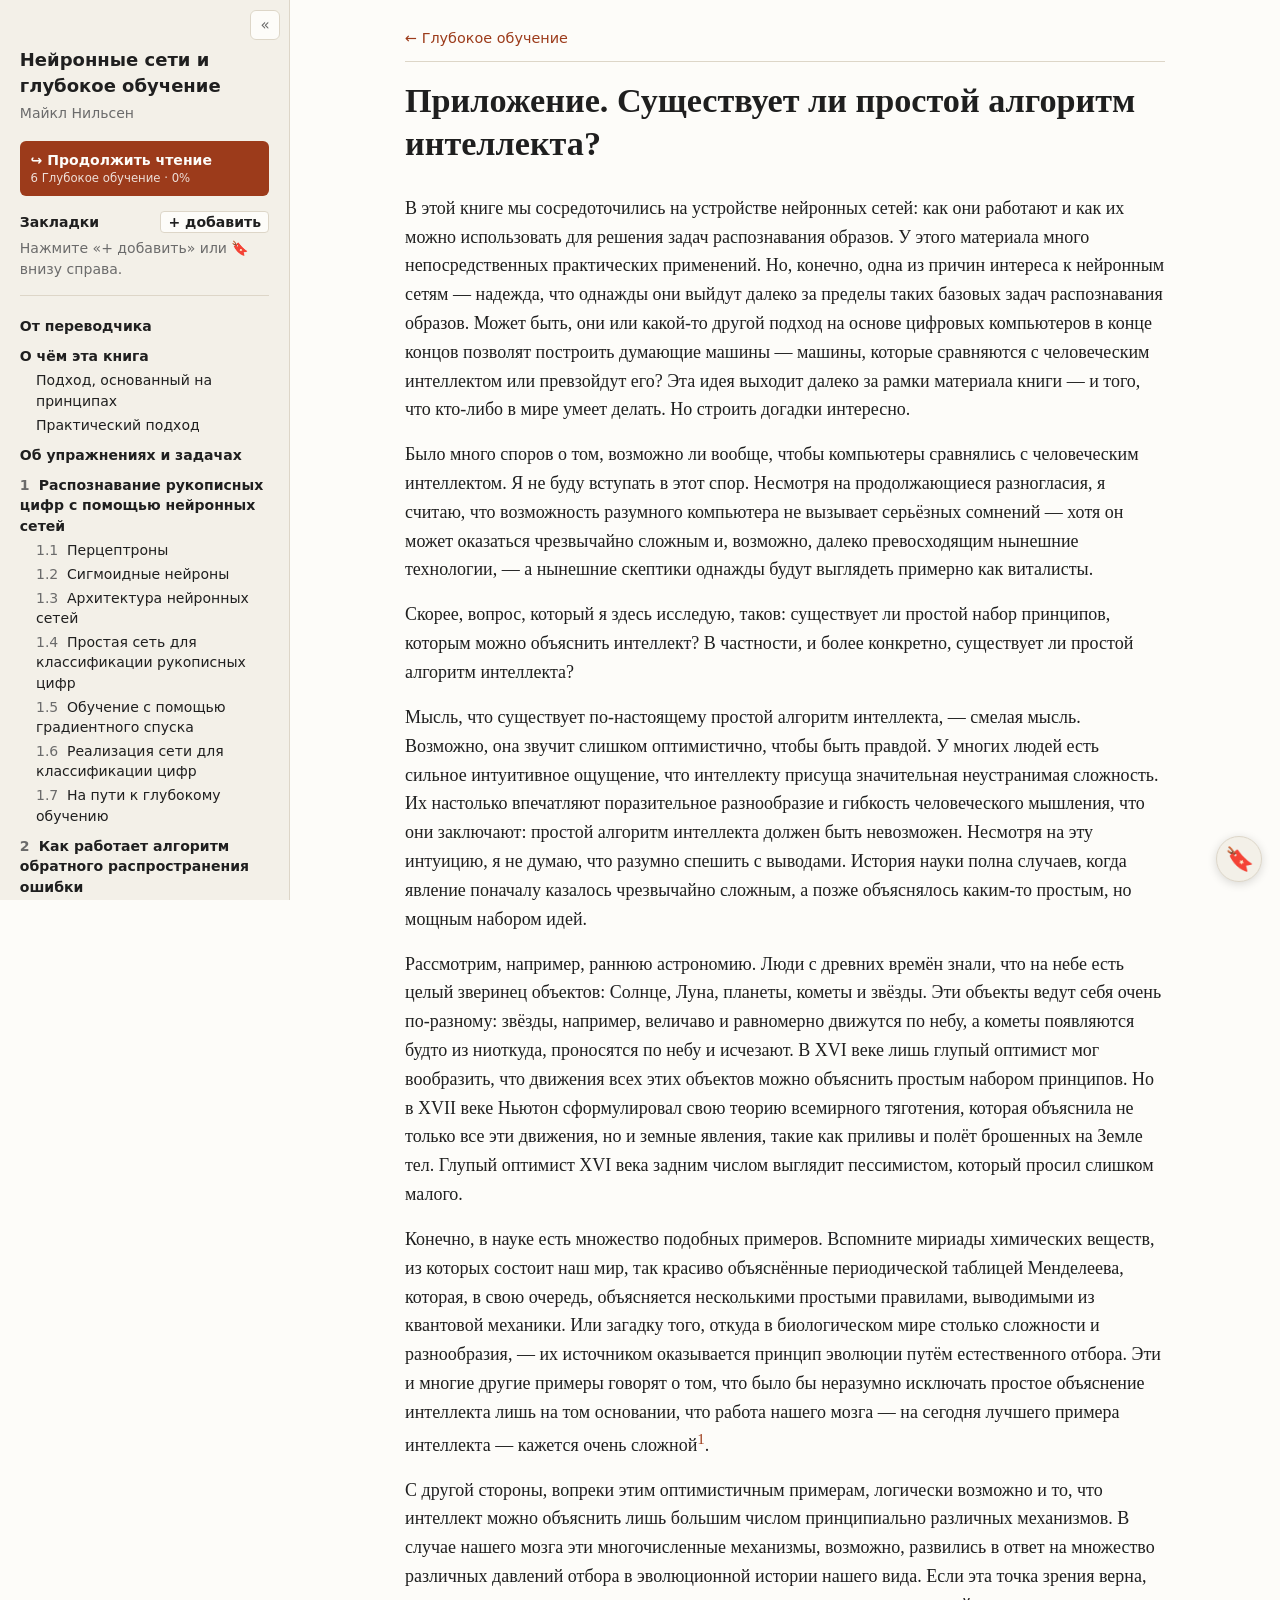
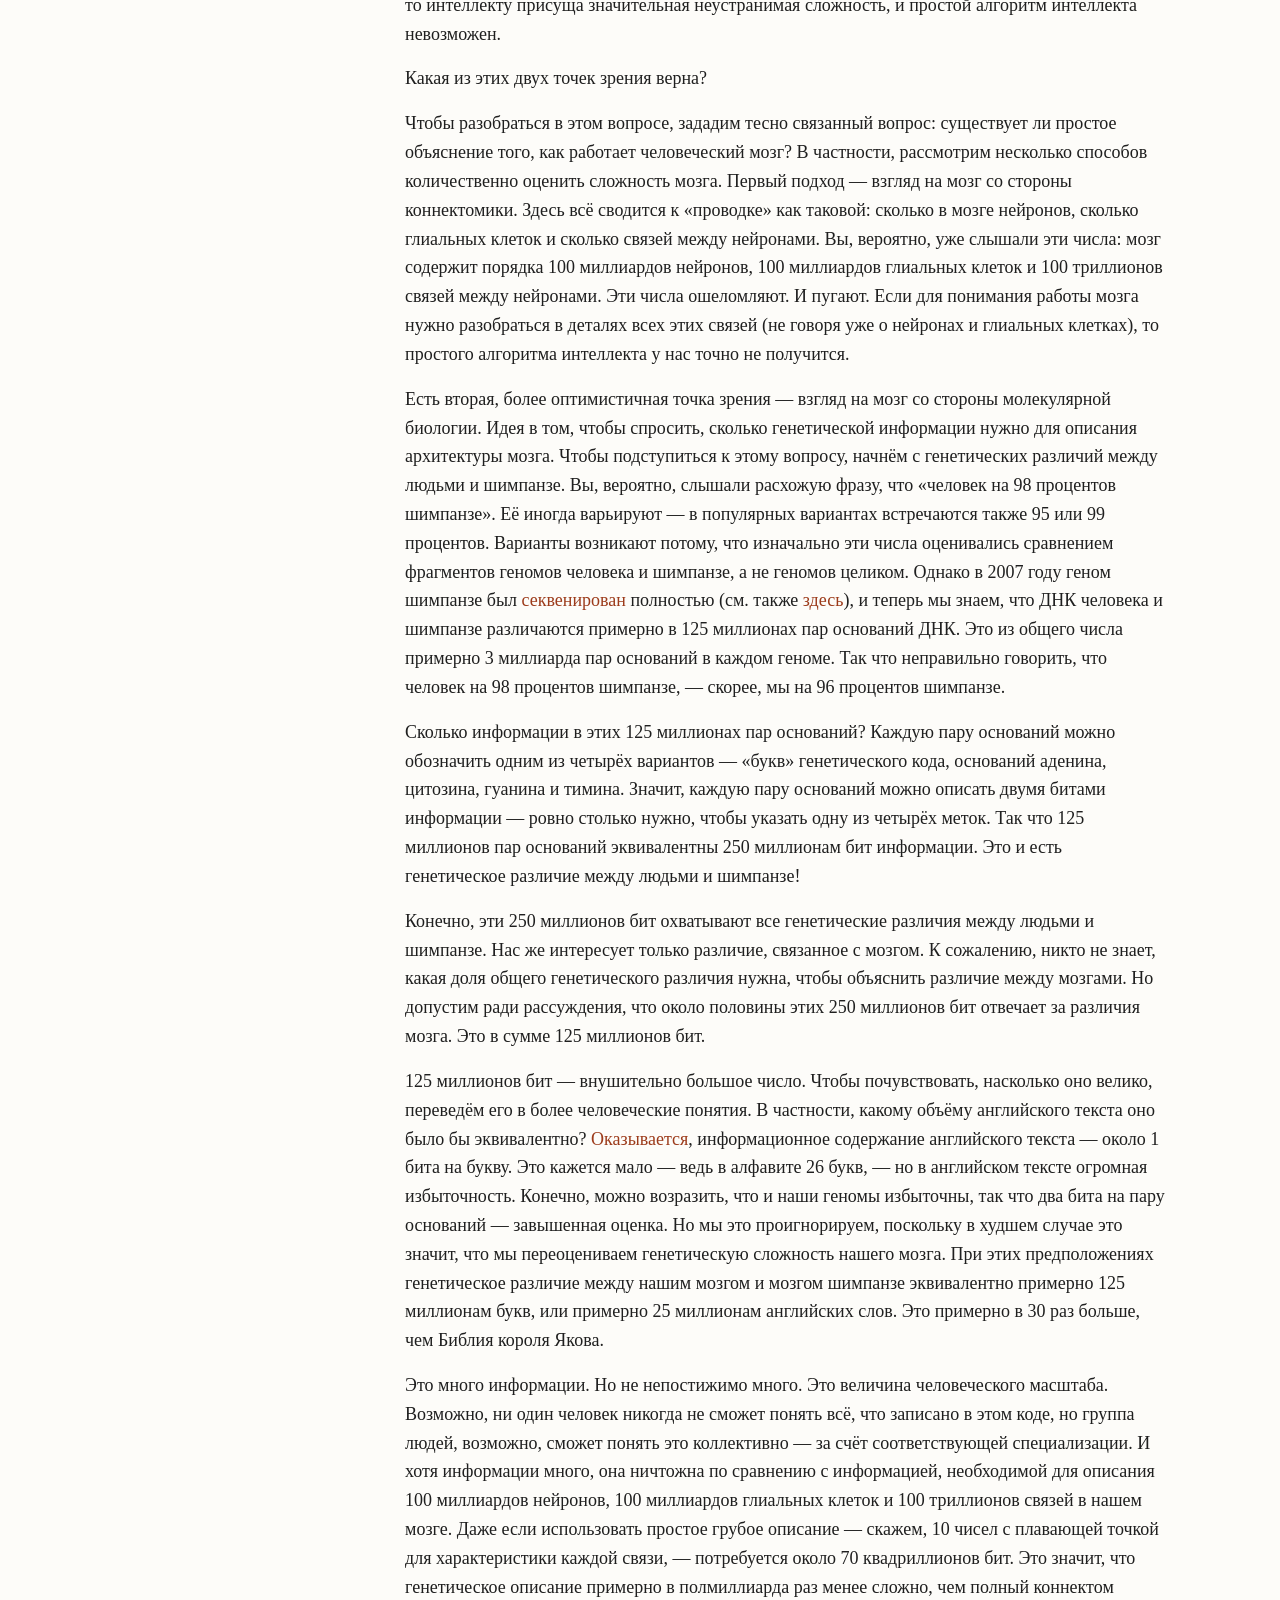
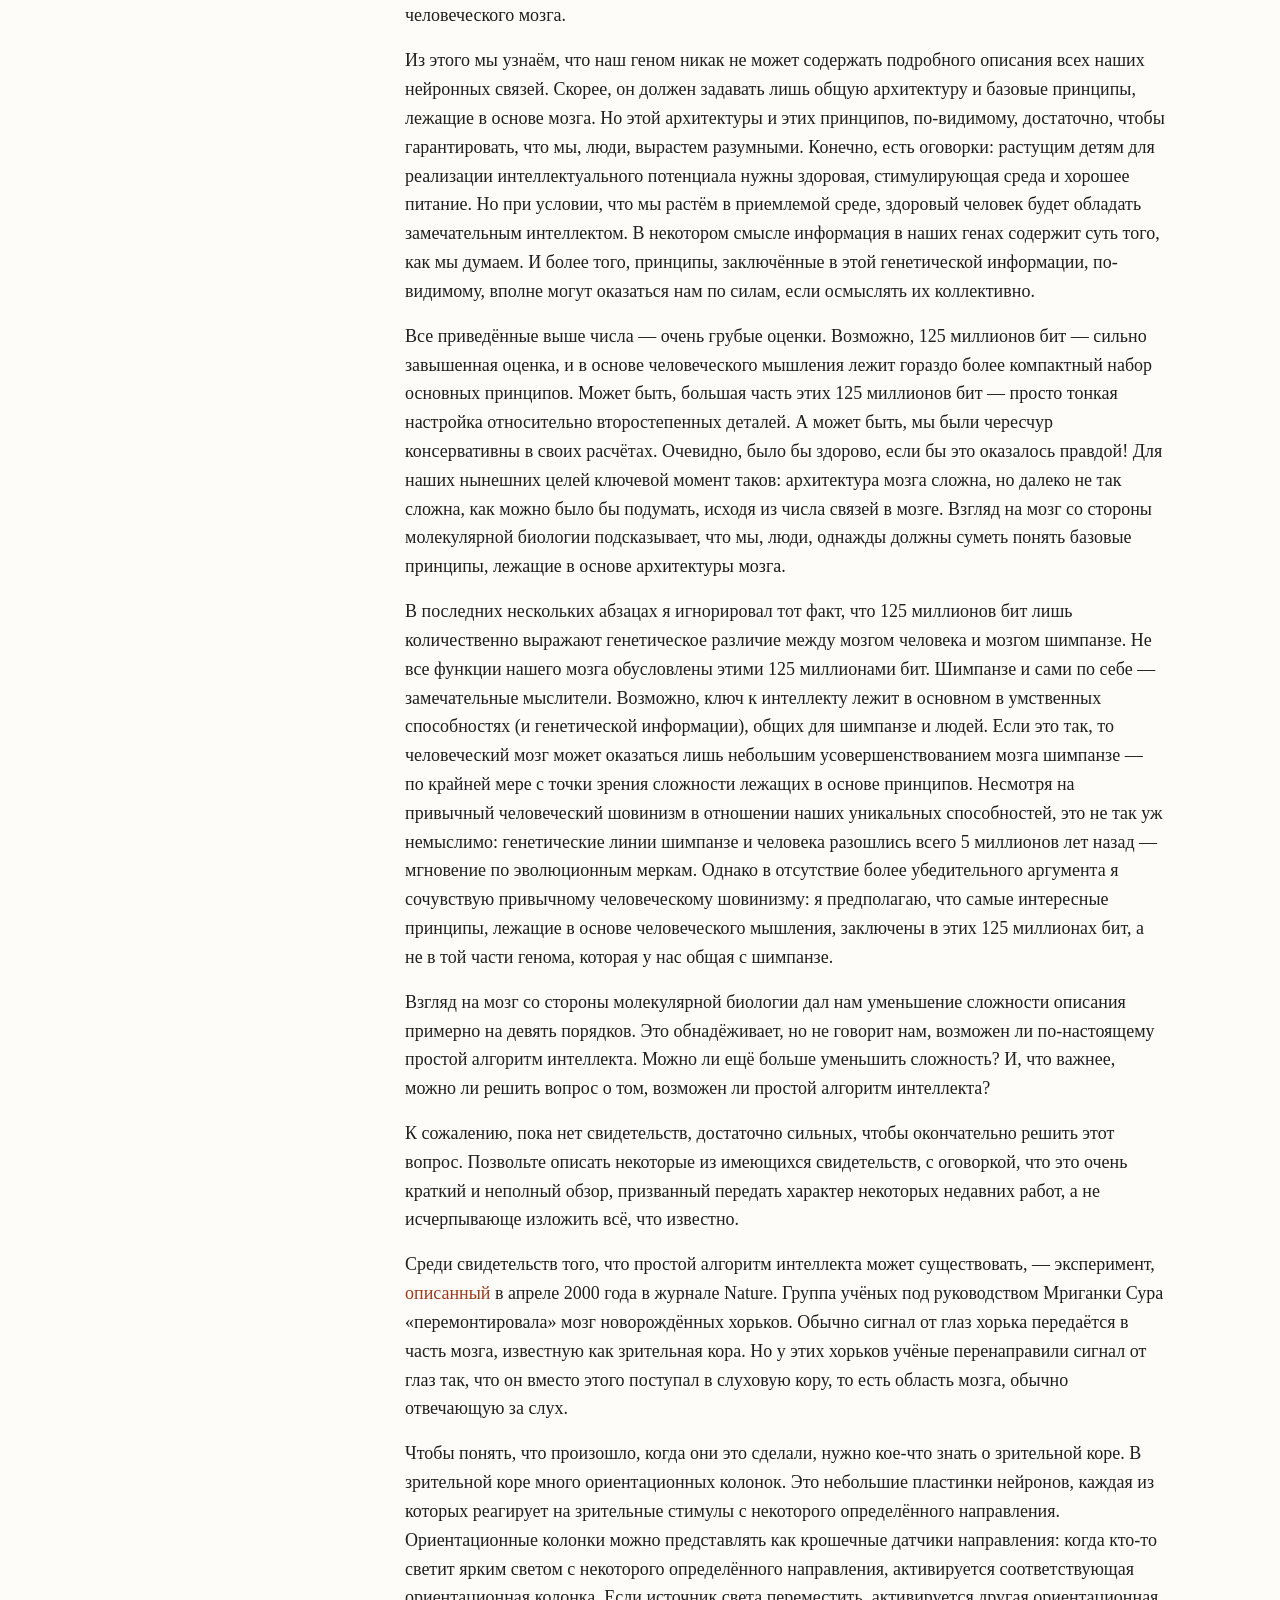
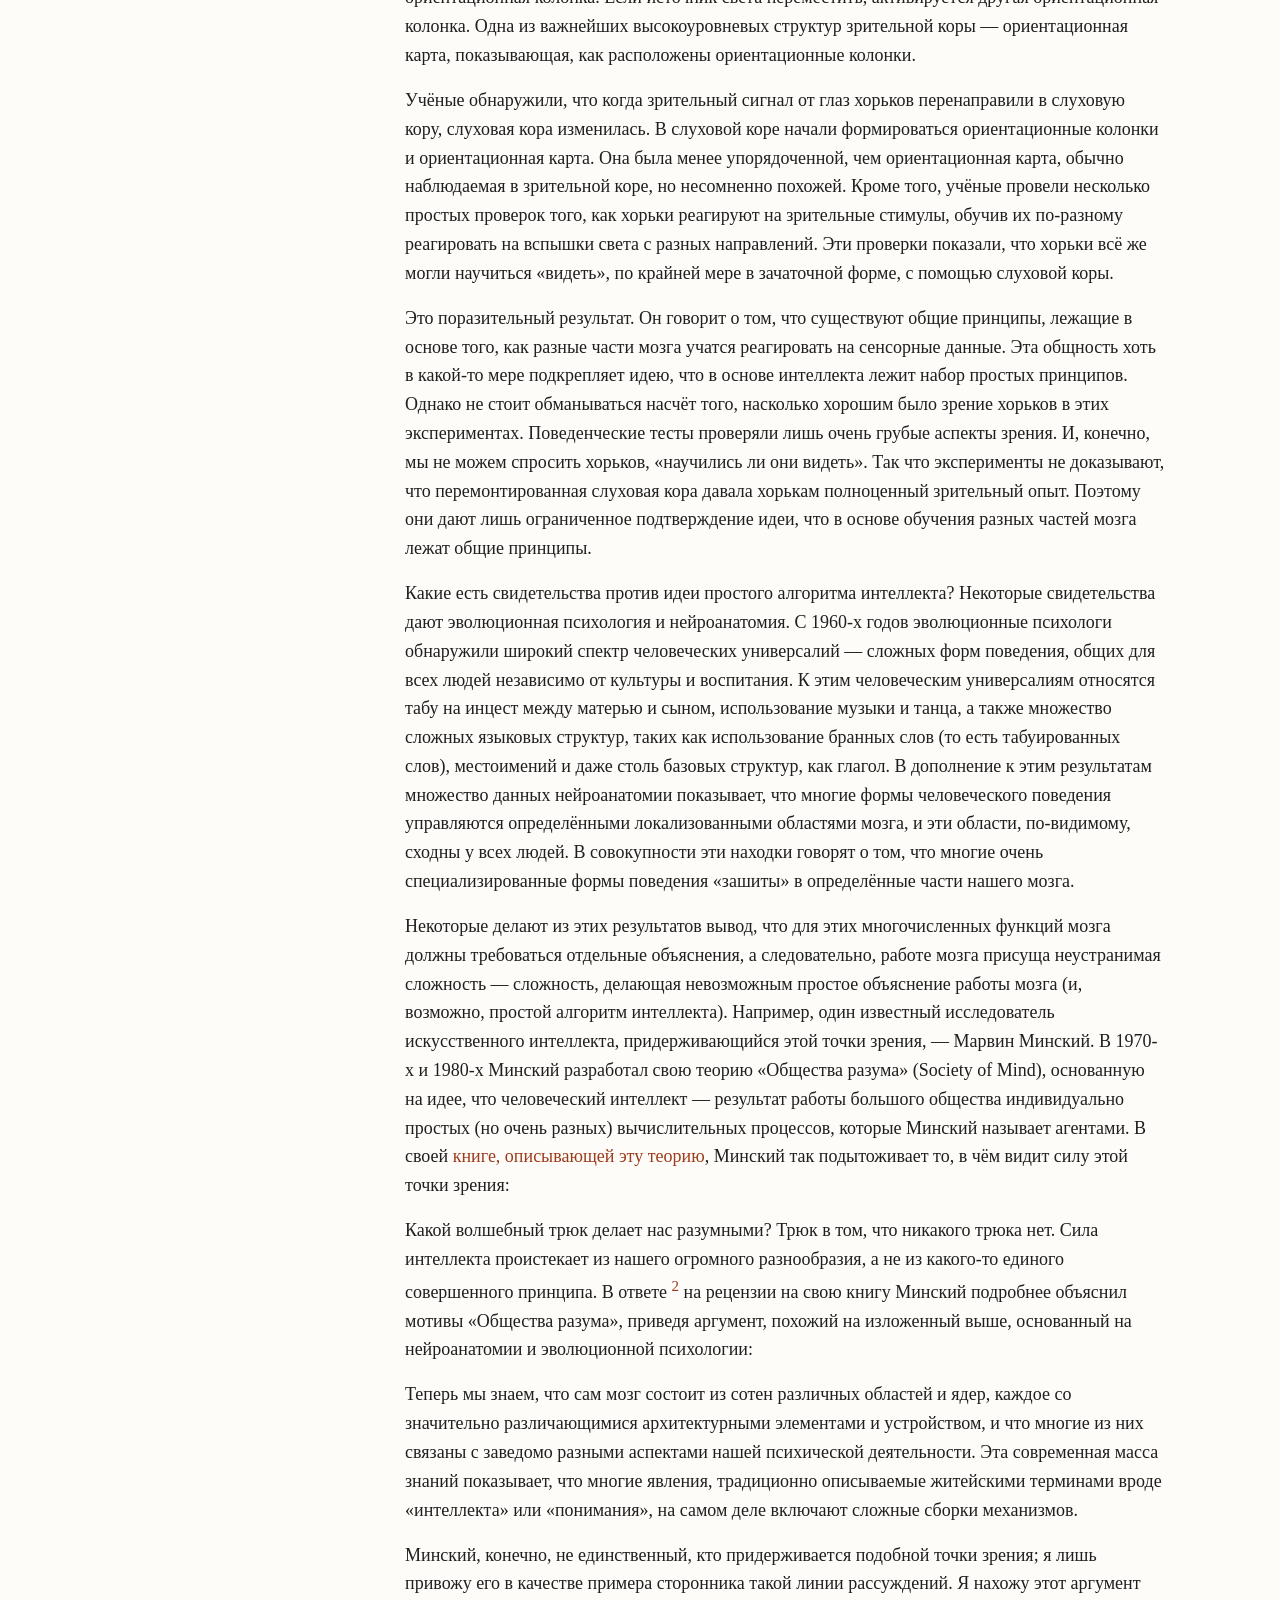
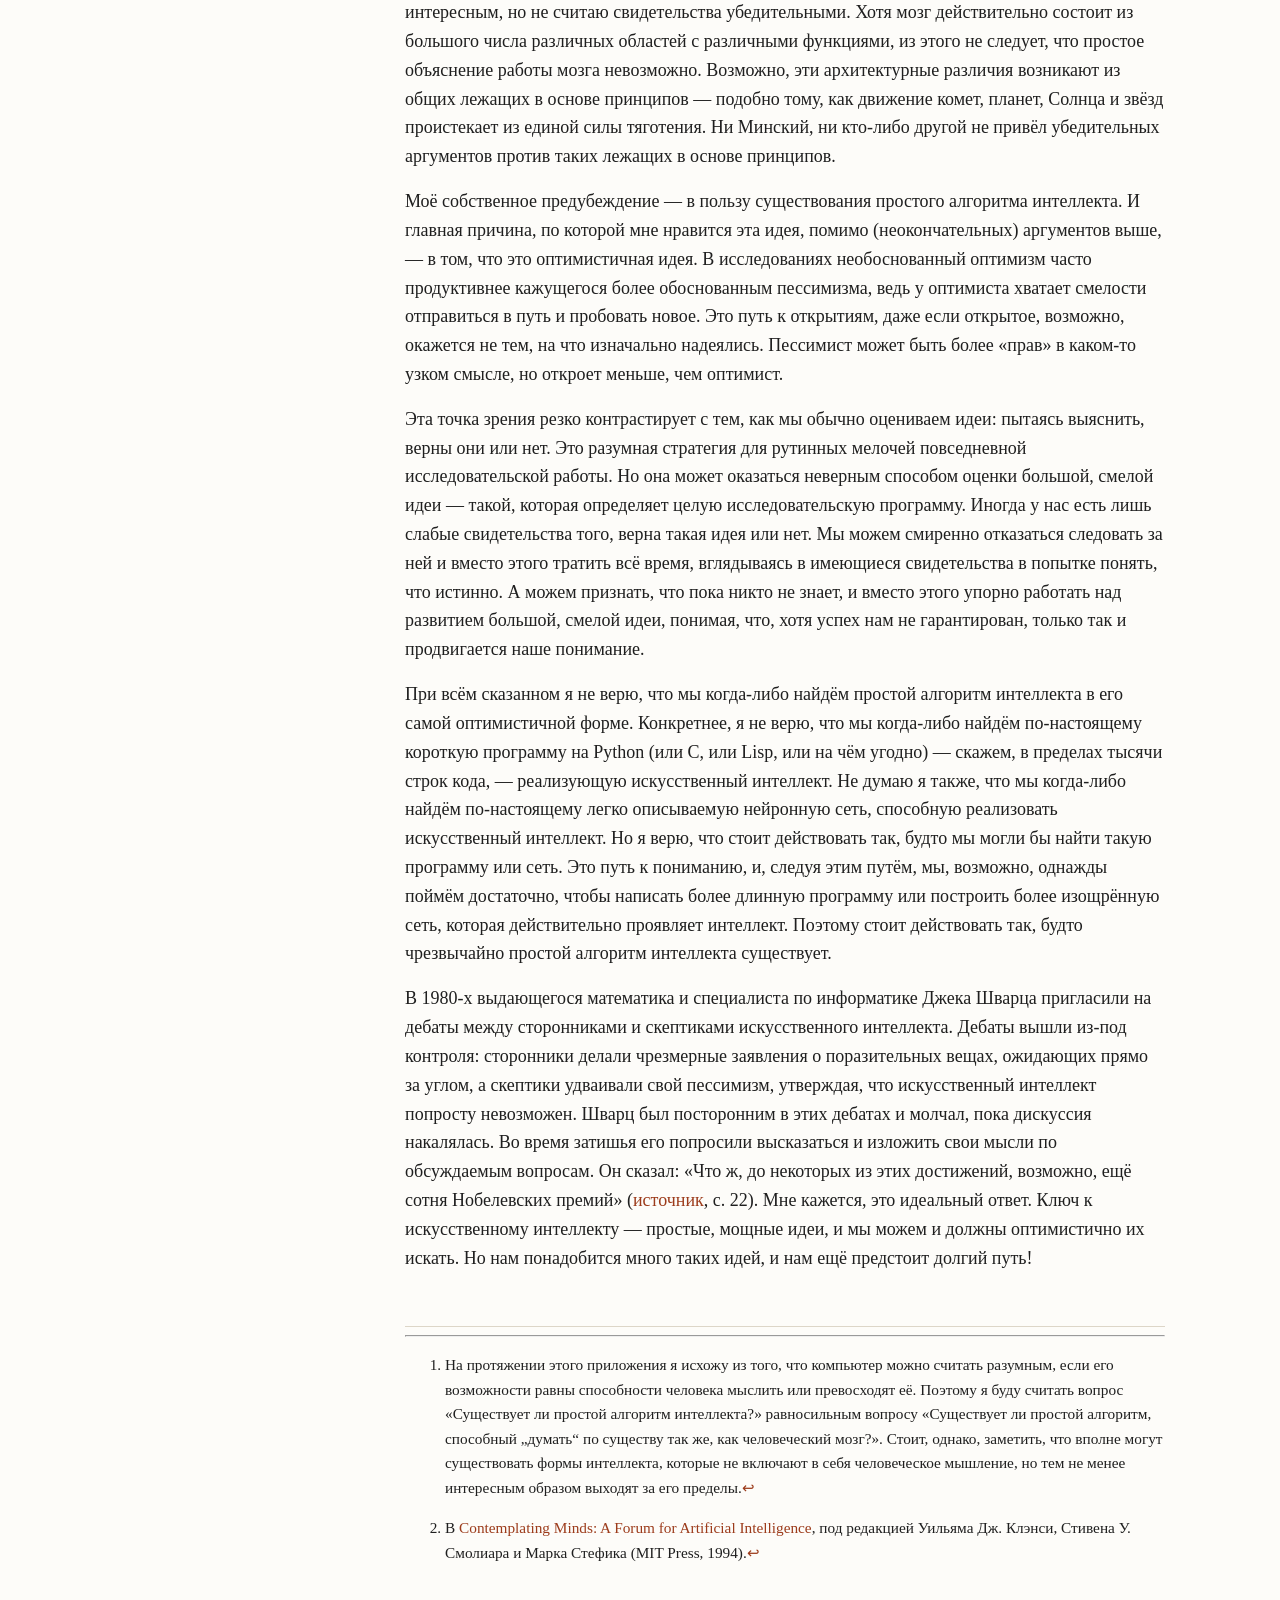
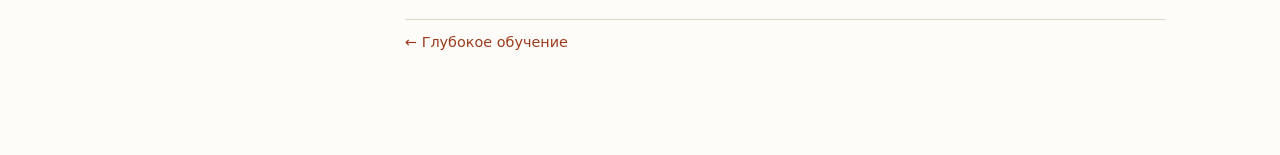
<file: part09.html>
<!DOCTYPE html>
<html lang="ru">
<head>
  <meta charset="utf-8" />
  <meta name="viewport" content="width=device-width, initial-scale=1.0" />
  <title>Приложение. Существует ли простой алгоритм
интеллекта? — Нейронные сети и глубокое обучение</title>
  <link rel="stylesheet" href="style.css" />
  <script>
    window.MathJax = {
      tex: { inlineMath: [['\\(', '\\)']], displayMath: [['\\[', '\\]']], tags: 'none' },
      svg: { fontCache: 'global' },
      options: { enableMenu: false }
    };
  </script>
  <script>try{if(localStorage.getItem("nndl-ru:sidebar")==="hidden")document.documentElement.classList.add("sb-hidden")}catch(e){}</script>
  <script defer src="mathjax.js"></script>
  <script defer src="bookmarks.js"></script>
</head>
<body>
<input type="checkbox" id="menu-toggle" />
<label for="menu-toggle" class="menu-btn" title="Оглавление">☰</label>
<button class="sb-toggle" type="button" title="Скрыть / показать боковую панель" aria-label="Скрыть или показать боковую панель"
  onclick="var h=document.documentElement;h.classList.toggle('sb-hidden');try{localStorage.setItem('nndl-ru:sidebar',h.classList.contains('sb-hidden')?'hidden':'shown')}catch(e){}"></button>
<aside class="sidebar">
  <a class="book-title" href="index.html">Нейронные сети и глубокое обучение</a>
  <div class="book-author">Майкл Нильсен</div>
  <nav class="toc">
<ul>
<li><a href="part00.html" id="toc-от-переводчика">От
переводчика</a></li>
<li><a href="part01.html" id="toc-о-чём-эта-книга">О чём эта
книга</a>
<ul>
<li><a href="part01.html#подход-основанный-на-принципах"
id="toc-подход-основанный-на-принципах">Подход, основанный на
принципах</a></li>
<li><a href="part01.html#практический-подход"
id="toc-практический-подход">Практический подход</a></li>
</ul></li>
<li><a href="part02.html"
id="toc-об-упражнениях-и-задачах">Об упражнениях и задачах</a></li>
<li><a
href="part03.html"
id="toc-распознавание-рукописных-цифр-с-помощью-нейронных-сетей"><span
class="toc-section-number">1</span> Распознавание рукописных цифр с
помощью нейронных сетей</a>
<ul>
<li><a
href="part03.html#перцептроны"
id="toc-перцептроны"><span class="toc-section-number">1.1</span>
Перцептроны</a></li>
<li><a
href="part03.html#сигмоидные-нейроны"
id="toc-сигмоидные-нейроны"><span class="toc-section-number">1.2</span>
Сигмоидные нейроны</a></li>
<li><a
href="part03.html#архитектура-нейронных-сетей"
id="toc-архитектура-нейронных-сетей"><span
class="toc-section-number">1.3</span> Архитектура нейронных
сетей</a></li>
<li><a
href="part03.html#простая-сеть-для-классификации-рукописных-цифр"
id="toc-простая-сеть-для-классификации-рукописных-цифр"><span
class="toc-section-number">1.4</span> Простая сеть для классификации
рукописных цифр</a></li>
<li><a
href="part03.html#sec:1.5"
id="toc-sec:1.5"><span class="toc-section-number">1.5</span> Обучение с
помощью градиентного спуска</a></li>
<li><a
href="part03.html#sec:1.7"
id="toc-sec:1.7"><span class="toc-section-number">1.6</span> Реализация
сети для классификации цифр</a></li>
<li><a
href="part03.html#sec:1.8"
id="toc-sec:1.8"><span class="toc-section-number">1.7</span> На пути к
глубокому обучению</a></li>
</ul></li>
<li><a
href="part04.html"
id="toc-как-работает-алгоритм-обратного-распространения-ошибки"><span
class="toc-section-number">2</span> Как работает алгоритм обратного
распространения ошибки</a>
<ul>
<li><a
href="part04.html#разминка-быстрый-матричный-способ-вычисления-выхода-нейронной-сети"
id="toc-разминка-быстрый-матричный-способ-вычисления-выхода-нейронной-сети"><span
class="toc-section-number">2.1</span> Разминка: быстрый матричный способ
вычисления выхода нейронной сети</a></li>
<li><a
href="part04.html#два-предположения-о-функции-стоимости"
id="toc-два-предположения-о-функции-стоимости"><span
class="toc-section-number">2.2</span> Два предположения о функции
стоимости</a></li>
<li><a
href="part04.html#произведение-адамара-sodott"
id="toc-произведение-адамара-sodott"><span
class="toc-section-number">2.3</span> Произведение Адамара, <span
class="math inline">\(s\odot{}t\)</span></a></li>
<li><a
href="part04.html#sec:2.4"
id="toc-sec:2.4"><span class="toc-section-number">2.4</span> Четыре
фундаментальных уравнения обратного распространения</a></li>
<li><a
href="part04.html#sec:2.5"
id="toc-sec:2.5"><span class="toc-section-number">2.5</span>
Доказательство четырёх фундаментальных уравнений (необязательный
раздел)</a></li>
<li><a
href="part04.html#sec:2.6"
id="toc-sec:2.6"><span class="toc-section-number">2.6</span> Алгоритм
обратного распространения ошибки</a></li>
<li><a
href="part04.html#sec:2.7"
id="toc-sec:2.7"><span class="toc-section-number">2.7</span> Код
обратного распространения</a></li>
<li><a
href="part04.html#sec:2.8"
id="toc-sec:2.8"><span class="toc-section-number">2.8</span> В каком
смысле обратное распространение — быстрый алгоритм?</a></li>
<li><a
href="part04.html#sec:2.9"
id="toc-sec:2.9"><span class="toc-section-number">2.9</span> Обратное
распространение: общая картина</a></li>
</ul></li>
<li><a href="part05.html" id="toc-sec:3.1"><span
class="toc-section-number">3</span> Как улучшить обучение нейронных
сетей</a>
<ul>
<li><a
href="part05.html#функция-стоимости-на-основе-перекрёстной-энтропии"
id="toc-функция-стоимости-на-основе-перекрёстной-энтропии"><span
class="toc-section-number">3.1</span> Функция стоимости на основе
перекрёстной энтропии</a></li>
<li><a href="part05.html#sec:3.2" id="toc-sec:3.2"><span
class="toc-section-number">3.2</span> Переобучение и
регуляризация</a></li>
<li><a href="part05.html#sec:3.3" id="toc-sec:3.3"><span
class="toc-section-number">3.3</span> Инициализация весов</a></li>
<li><a href="part05.html#sec:3.4" id="toc-sec:3.4"><span
class="toc-section-number">3.4</span> Снова о распознавании почерка:
код</a></li>
<li><a href="part05.html#sec:3.5" id="toc-sec:3.5"><span
class="toc-section-number">3.5</span> Как выбирать гиперпараметры
нейронной сети?</a></li>
<li><a href="part05.html#sec:3.6" id="toc-sec:3.6"><span
class="toc-section-number">3.6</span> Другие приёмы</a></li>
</ul></li>
<li><a
href="part06.html"
id="toc-наглядное-доказательство-того-что-нейронные-сети-могут-вычислить-любую-функцию"><span
class="toc-section-number">4</span> Наглядное доказательство того, что
нейронные сети могут вычислить любую функцию</a>
<ul>
<li><a
href="part06.html#две-оговорки"
id="toc-две-оговорки"><span class="toc-section-number">4.1</span> Две
оговорки</a></li>
<li><a
href="part06.html#универсальность-для-одного-входа-и-одного-выхода"
id="toc-универсальность-для-одного-входа-и-одного-выхода"><span
class="toc-section-number">4.2</span> Универсальность для одного входа и
одного выхода</a></li>
<li><a
href="part06.html#много-входных-переменных"
id="toc-много-входных-переменных"><span
class="toc-section-number">4.3</span> Много входных переменных</a></li>
<li><a
href="part06.html#за-пределами-сигмоидных-нейронов"
id="toc-за-пределами-сигмоидных-нейронов"><span
class="toc-section-number">4.4</span> За пределами сигмоидных
нейронов</a></li>
<li><a
href="part06.html#исправляем-ступенчатые-функции"
id="toc-исправляем-ступенчатые-функции"><span
class="toc-section-number">4.5</span> Исправляем ступенчатые
функции</a></li>
<li><a
href="part06.html#заключение"
id="toc-заключение">Заключение</a></li>
</ul></li>
<li><a href="part07.html"
id="toc-почему-глубокие-нейронные-сети-трудно-обучать"><span
class="toc-section-number">5</span> Почему глубокие нейронные сети
трудно обучать?</a>
<ul>
<li><a
href="part07.html#проблема-исчезающего-градиента"
id="toc-проблема-исчезающего-градиента"><span
class="toc-section-number">5.1</span> Проблема исчезающего
градиента</a></li>
<li><a
href="part07.html#что-вызывает-проблему-исчезающего-градиента-нестабильные-градиенты-в-глубоких-нейронных-сетях"
id="toc-что-вызывает-проблему-исчезающего-градиента-нестабильные-градиенты-в-глубоких-нейронных-сетях"><span
class="toc-section-number">5.2</span> Что вызывает проблему исчезающего
градиента? Нестабильные градиенты в глубоких нейронных сетях</a></li>
<li><a
href="part07.html#нестабильные-градиенты-в-более-сложных-сетях"
id="toc-нестабильные-градиенты-в-более-сложных-сетях"><span
class="toc-section-number">5.3</span> Нестабильные градиенты в более
сложных сетях</a></li>
<li><a
href="part07.html#другие-препятствия-на-пути-глубокого-обучения"
id="toc-другие-препятствия-на-пути-глубокого-обучения"><span
class="toc-section-number">5.4</span> Другие препятствия на пути
глубокого обучения</a></li>
</ul></li>
<li><a href="part08.html" id="toc-глубокое-обучение"><span
class="toc-section-number">6</span> Глубокое обучение</a>
<ul>
<li><a href="part08.html#subseq:cnn"
id="toc-subseq:cnn"><span class="toc-section-number">6.1</span>
Знакомство со свёрточными сетями</a></li>
<li><a
href="part08.html#свёрточные-нейронные-сети-на-практике"
id="toc-свёрточные-нейронные-сети-на-практике"><span
class="toc-section-number">6.2</span> Свёрточные нейронные сети на
практике</a></li>
<li><a href="part08.html#код-наших-свёрточных-сетей"
id="toc-код-наших-свёрточных-сетей"><span
class="toc-section-number">6.3</span> Код наших свёрточных
сетей</a></li>
<li><a
href="part08.html#недавний-прогресс-в-распознавании-изображений"
id="toc-недавний-прогресс-в-распознавании-изображений"><span
class="toc-section-number">6.4</span> Недавний прогресс в распознавании
изображений</a></li>
<li><a
href="part08.html#другие-подходы-к-глубоким-нейронным-сетям"
id="toc-другие-подходы-к-глубоким-нейронным-сетям"><span
class="toc-section-number">6.5</span> Другие подходы к глубоким
нейронным сетям</a></li>
<li><a href="part08.html#о-будущем-нейронных-сетей"
id="toc-о-будущем-нейронных-сетей"><span
class="toc-section-number">6.6</span> О будущем нейронных сетей</a></li>
</ul></li>
<li><a
href="part09.html"
id="toc-приложение.-существует-ли-простой-алгоритм-интеллекта">Приложение.
Существует ли простой алгоритм интеллекта?</a></li>
</ul>
  </nav>
</aside>
<main>
<nav class="pager">
  <span><a href="part08.html" rel="prev">← Глубокое обучение</a></span>
  <span></span>
</nav>
<article>
<h1 class="unnumbered"
id="приложение.-существует-ли-простой-алгоритм-интеллекта">Приложение.
Существует ли простой алгоритм интеллекта?</h1>
<p>В этой книге мы сосредоточились на устройстве нейронных сетей: как
они работают и как их можно использовать для решения задач распознавания
образов. У этого материала много непосредственных практических
применений. Но, конечно, одна из причин интереса к нейронным сетям —
надежда, что однажды они выйдут далеко за пределы таких базовых задач
распознавания образов. Может быть, они или какой-то другой подход на
основе цифровых компьютеров в конце концов позволят построить думающие
машины — машины, которые сравняются с человеческим интеллектом или
превзойдут его? Эта идея выходит далеко за рамки материала книги — и
того, что кто-либо в мире умеет делать. Но строить догадки
интересно.</p>
<p>Было много споров о том, возможно ли вообще, чтобы компьютеры
сравнялись с человеческим интеллектом. Я не буду вступать в этот спор.
Несмотря на продолжающиеся разногласия, я считаю, что возможность
разумного компьютера не вызывает серьёзных сомнений — хотя он может
оказаться чрезвычайно сложным и, возможно, далеко превосходящим нынешние
технологии, — а нынешние скептики однажды будут выглядеть примерно как
виталисты.</p>
<p>Скорее, вопрос, который я здесь исследую, таков: существует ли
простой набор принципов, которым можно объяснить интеллект? В частности,
и более конкретно, существует ли простой алгоритм интеллекта?</p>
<p>Мысль, что существует по-настоящему простой алгоритм интеллекта, —
смелая мысль. Возможно, она звучит слишком оптимистично, чтобы быть
правдой. У многих людей есть сильное интуитивное ощущение, что
интеллекту присуща значительная неустранимая сложность. Их настолько
впечатляют поразительное разнообразие и гибкость человеческого мышления,
что они заключают: простой алгоритм интеллекта должен быть невозможен.
Несмотря на эту интуицию, я не думаю, что разумно спешить с выводами.
История науки полна случаев, когда явление поначалу казалось чрезвычайно
сложным, а позже объяснялось каким-то простым, но мощным набором
идей.</p>
<p>Рассмотрим, например, раннюю астрономию. Люди с древних времён знали,
что на небе есть целый зверинец объектов: Солнце, Луна, планеты, кометы
и звёзды. Эти объекты ведут себя очень по-разному: звёзды, например,
величаво и равномерно движутся по небу, а кометы появляются будто из
ниоткуда, проносятся по небу и исчезают. В XVI веке лишь глупый оптимист
мог вообразить, что движения всех этих объектов можно объяснить простым
набором принципов. Но в XVII веке Ньютон сформулировал свою теорию
всемирного тяготения, которая объяснила не только все эти движения, но и
земные явления, такие как приливы и полёт брошенных на Земле тел. Глупый
оптимист XVI века задним числом выглядит пессимистом, который просил
слишком малого.</p>
<p>Конечно, в науке есть множество подобных примеров. Вспомните мириады
химических веществ, из которых состоит наш мир, так красиво объяснённые
периодической таблицей Менделеева, которая, в свою очередь, объясняется
несколькими простыми правилами, выводимыми из квантовой механики. Или
загадку того, откуда в биологическом мире столько сложности и
разнообразия, — их источником оказывается принцип эволюции путём
естественного отбора. Эти и многие другие примеры говорят о том, что
было бы неразумно исключать простое объяснение интеллекта лишь на том
основании, что работа нашего мозга — на сегодня лучшего примера
интеллекта — кажется очень сложной<a href="#fn1" class="footnote-ref"
id="fnref1" role="doc-noteref"><sup>1</sup></a>.</p>
<p>С другой стороны, вопреки этим оптимистичным примерам, логически
возможно и то, что интеллект можно объяснить лишь большим числом
принципиально различных механизмов. В случае нашего мозга эти
многочисленные механизмы, возможно, развились в ответ на множество
различных давлений отбора в эволюционной истории нашего вида. Если эта
точка зрения верна, то интеллекту присуща значительная неустранимая
сложность, и простой алгоритм интеллекта невозможен.</p>
<p>Какая из этих двух точек зрения верна?</p>
<p>Чтобы разобраться в этом вопросе, зададим тесно связанный вопрос:
существует ли простое объяснение того, как работает человеческий мозг? В
частности, рассмотрим несколько способов количественно оценить сложность
мозга. Первый подход — взгляд на мозг со стороны коннектомики. Здесь всё
сводится к «проводке» как таковой: сколько в мозге нейронов, сколько
глиальных клеток и сколько связей между нейронами. Вы, вероятно, уже
слышали эти числа: мозг содержит порядка 100 миллиардов нейронов, 100
миллиардов глиальных клеток и 100 триллионов связей между нейронами. Эти
числа ошеломляют. И пугают. Если для понимания работы мозга нужно
разобраться в деталях всех этих связей (не говоря уже о нейронах и
глиальных клетках), то простого алгоритма интеллекта у нас точно не
получится.</p>
<p>Есть вторая, более оптимистичная точка зрения — взгляд на мозг со
стороны молекулярной биологии. Идея в том, чтобы спросить, сколько
генетической информации нужно для описания архитектуры мозга. Чтобы
подступиться к этому вопросу, начнём с генетических различий между
людьми и шимпанзе. Вы, вероятно, слышали расхожую фразу, что «человек на
98 процентов шимпанзе». Её иногда варьируют — в популярных вариантах
встречаются также 95 или 99 процентов. Варианты возникают потому, что
изначально эти числа оценивались сравнением фрагментов геномов человека
и шимпанзе, а не геномов целиком. Однако в 2007 году геном шимпанзе был
<a
href="http://www.nature.com/nature/journal/v437/n7055/full/nature04072.html">секвенирован</a>
полностью (см. также <a
href="http://genome.cshlp.org/content/15/12/1746.full">здесь</a>), и
теперь мы знаем, что ДНК человека и шимпанзе различаются примерно в 125
миллионах пар оснований ДНК. Это из общего числа примерно 3 миллиарда
пар оснований в каждом геноме. Так что неправильно говорить, что человек
на 98 процентов шимпанзе, — скорее, мы на 96 процентов шимпанзе.</p>
<p>Сколько информации в этих 125 миллионах пар оснований? Каждую пару
оснований можно обозначить одним из четырёх вариантов — «букв»
генетического кода, оснований аденина, цитозина, гуанина и тимина.
Значит, каждую пару оснований можно описать двумя битами информации —
ровно столько нужно, чтобы указать одну из четырёх меток. Так что 125
миллионов пар оснований эквивалентны 250 миллионам бит информации. Это и
есть генетическое различие между людьми и шимпанзе!</p>
<p>Конечно, эти 250 миллионов бит охватывают все генетические различия
между людьми и шимпанзе. Нас же интересует только различие, связанное с
мозгом. К сожалению, никто не знает, какая доля общего генетического
различия нужна, чтобы объяснить различие между мозгами. Но допустим ради
рассуждения, что около половины этих 250 миллионов бит отвечает за
различия мозга. Это в сумме 125 миллионов бит.</p>
<p>125 миллионов бит — внушительно большое число. Чтобы почувствовать,
насколько оно велико, переведём его в более человеческие понятия. В
частности, какому объёму английского текста оно было бы эквивалентно? <a
href="http://ia902602.us.archive.org/23/items/bstj30-1-50/bstj30-1-50.pdf">Оказывается</a>,
информационное содержание английского текста — около 1 бита на букву.
Это кажется мало — ведь в алфавите 26 букв, — но в английском тексте
огромная избыточность. Конечно, можно возразить, что и наши геномы
избыточны, так что два бита на пару оснований — завышенная оценка. Но мы
это проигнорируем, поскольку в худшем случае это значит, что мы
переоцениваем генетическую сложность нашего мозга. При этих
предположениях генетическое различие между нашим мозгом и мозгом
шимпанзе эквивалентно примерно 125 миллионам букв, или примерно 25
миллионам английских слов. Это примерно в 30 раз больше, чем Библия
короля Якова.</p>
<p>Это много информации. Но не непостижимо много. Это величина
человеческого масштаба. Возможно, ни один человек никогда не сможет
понять всё, что записано в этом коде, но группа людей, возможно, сможет
понять это коллективно — за счёт соответствующей специализации. И хотя
информации много, она ничтожна по сравнению с информацией, необходимой
для описания 100 миллиардов нейронов, 100 миллиардов глиальных клеток и
100 триллионов связей в нашем мозге. Даже если использовать простое
грубое описание — скажем, 10 чисел с плавающей точкой для характеристики
каждой связи, — потребуется около 70 квадриллионов бит. Это значит, что
генетическое описание примерно в полмиллиарда раз менее сложно, чем
полный коннектом человеческого мозга.</p>
<p>Из этого мы узнаём, что наш геном никак не может содержать подробного
описания всех наших нейронных связей. Скорее, он должен задавать лишь
общую архитектуру и базовые принципы, лежащие в основе мозга. Но этой
архитектуры и этих принципов, по-видимому, достаточно, чтобы
гарантировать, что мы, люди, вырастем разумными. Конечно, есть оговорки:
растущим детям для реализации интеллектуального потенциала нужны
здоровая, стимулирующая среда и хорошее питание. Но при условии, что мы
растём в приемлемой среде, здоровый человек будет обладать замечательным
интеллектом. В некотором смысле информация в наших генах содержит суть
того, как мы думаем. И более того, принципы, заключённые в этой
генетической информации, по-видимому, вполне могут оказаться нам по
силам, если осмыслять их коллективно.</p>
<p>Все приведённые выше числа — очень грубые оценки. Возможно, 125
миллионов бит — сильно завышенная оценка, и в основе человеческого
мышления лежит гораздо более компактный набор основных принципов. Может
быть, большая часть этих 125 миллионов бит — просто тонкая настройка
относительно второстепенных деталей. А может быть, мы были чересчур
консервативны в своих расчётах. Очевидно, было бы здорово, если бы это
оказалось правдой! Для наших нынешних целей ключевой момент таков:
архитектура мозга сложна, но далеко не так сложна, как можно было бы
подумать, исходя из числа связей в мозге. Взгляд на мозг со стороны
молекулярной биологии подсказывает, что мы, люди, однажды должны суметь
понять базовые принципы, лежащие в основе архитектуры мозга.</p>
<p>В последних нескольких абзацах я игнорировал тот факт, что 125
миллионов бит лишь количественно выражают генетическое различие между
мозгом человека и мозгом шимпанзе. Не все функции нашего мозга
обусловлены этими 125 миллионами бит. Шимпанзе и сами по себе —
замечательные мыслители. Возможно, ключ к интеллекту лежит в основном в
умственных способностях (и генетической информации), общих для шимпанзе
и людей. Если это так, то человеческий мозг может оказаться лишь
небольшим усовершенствованием мозга шимпанзе — по крайней мере с точки
зрения сложности лежащих в основе принципов. Несмотря на привычный
человеческий шовинизм в отношении наших уникальных способностей, это не
так уж немыслимо: генетические линии шимпанзе и человека разошлись всего
5 миллионов лет назад — мгновение по эволюционным меркам. Однако в
отсутствие более убедительного аргумента я сочувствую привычному
человеческому шовинизму: я предполагаю, что самые интересные принципы,
лежащие в основе человеческого мышления, заключены в этих 125 миллионах
бит, а не в той части генома, которая у нас общая с шимпанзе.</p>
<p>Взгляд на мозг со стороны молекулярной биологии дал нам уменьшение
сложности описания примерно на девять порядков. Это обнадёживает, но не
говорит нам, возможен ли по-настоящему простой алгоритм интеллекта.
Можно ли ещё больше уменьшить сложность? И, что важнее, можно ли решить
вопрос о том, возможен ли простой алгоритм интеллекта?</p>
<p>К сожалению, пока нет свидетельств, достаточно сильных, чтобы
окончательно решить этот вопрос. Позвольте описать некоторые из
имеющихся свидетельств, с оговоркой, что это очень краткий и неполный
обзор, призванный передать характер некоторых недавних работ, а не
исчерпывающе изложить всё, что известно.</p>
<p>Среди свидетельств того, что простой алгоритм интеллекта может
существовать, — эксперимент, <a
href="http://www.nature.com/nature/journal/v404/n6780/abs/404841a0.html">описанный</a>
в апреле 2000 года в журнале Nature. Группа учёных под руководством
Мриганки Сура «перемонтировала» мозг новорождённых хорьков. Обычно
сигнал от глаз хорька передаётся в часть мозга, известную как зрительная
кора. Но у этих хорьков учёные перенаправили сигнал от глаз так, что он
вместо этого поступал в слуховую кору, то есть область мозга, обычно
отвечающую за слух.</p>
<p>Чтобы понять, что произошло, когда они это сделали, нужно кое-что
знать о зрительной коре. В зрительной коре много ориентационных колонок.
Это небольшие пластинки нейронов, каждая из которых реагирует на
зрительные стимулы с некоторого определённого направления.
Ориентационные колонки можно представлять как крошечные датчики
направления: когда кто-то светит ярким светом с некоторого определённого
направления, активируется соответствующая ориентационная колонка. Если
источник света переместить, активируется другая ориентационная колонка.
Одна из важнейших высокоуровневых структур зрительной коры —
ориентационная карта, показывающая, как расположены ориентационные
колонки.</p>
<p>Учёные обнаружили, что когда зрительный сигнал от глаз хорьков
перенаправили в слуховую кору, слуховая кора изменилась. В слуховой коре
начали формироваться ориентационные колонки и ориентационная карта. Она
была менее упорядоченной, чем ориентационная карта, обычно наблюдаемая в
зрительной коре, но несомненно похожей. Кроме того, учёные провели
несколько простых проверок того, как хорьки реагируют на зрительные
стимулы, обучив их по-разному реагировать на вспышки света с разных
направлений. Эти проверки показали, что хорьки всё же могли научиться
«видеть», по крайней мере в зачаточной форме, с помощью слуховой
коры.</p>
<p>Это поразительный результат. Он говорит о том, что существуют общие
принципы, лежащие в основе того, как разные части мозга учатся
реагировать на сенсорные данные. Эта общность хоть в какой-то мере
подкрепляет идею, что в основе интеллекта лежит набор простых принципов.
Однако не стоит обманываться насчёт того, насколько хорошим было зрение
хорьков в этих экспериментах. Поведенческие тесты проверяли лишь очень
грубые аспекты зрения. И, конечно, мы не можем спросить хорьков,
«научились ли они видеть». Так что эксперименты не доказывают, что
перемонтированная слуховая кора давала хорькам полноценный зрительный
опыт. Поэтому они дают лишь ограниченное подтверждение идеи, что в
основе обучения разных частей мозга лежат общие принципы.</p>
<p>Какие есть свидетельства против идеи простого алгоритма интеллекта?
Некоторые свидетельства дают эволюционная психология и нейроанатомия. С
1960-х годов эволюционные психологи обнаружили широкий спектр
человеческих универсалий — сложных форм поведения, общих для всех людей
независимо от культуры и воспитания. К этим человеческим универсалиям
относятся табу на инцест между матерью и сыном, использование музыки и
танца, а также множество сложных языковых структур, таких как
использование бранных слов (то есть табуированных слов), местоимений и
даже столь базовых структур, как глагол. В дополнение к этим результатам
множество данных нейроанатомии показывает, что многие формы
человеческого поведения управляются определёнными локализованными
областями мозга, и эти области, по-видимому, сходны у всех людей. В
совокупности эти находки говорят о том, что многие очень
специализированные формы поведения «зашиты» в определённые части нашего
мозга.</p>
<p>Некоторые делают из этих результатов вывод, что для этих
многочисленных функций мозга должны требоваться отдельные объяснения, а
следовательно, работе мозга присуща неустранимая сложность — сложность,
делающая невозможным простое объяснение работы мозга (и, возможно,
простой алгоритм интеллекта). Например, один известный исследователь
искусственного интеллекта, придерживающийся этой точки зрения, — Марвин
Минский. В 1970-х и 1980-х Минский разработал свою теорию «Общества
разума» (Society of Mind), основанную на идее, что человеческий
интеллект — результат работы большого общества индивидуально простых (но
очень разных) вычислительных процессов, которые Минский называет
агентами. В своей <a
href="https://en.wikipedia.org/wiki/Society_of_Mind">книге, описывающей
эту теорию</a>, Минский так подытоживает то, в чём видит силу этой точки
зрения:</p>
<p>Какой волшебный трюк делает нас разумными? Трюк в том, что никакого
трюка нет. Сила интеллекта проистекает из нашего огромного разнообразия,
а не из какого-то единого совершенного принципа. В ответе <a href="#fn2"
class="footnote-ref" id="fnref2" role="doc-noteref"><sup>2</sup></a> на
рецензии на свою книгу Минский подробнее объяснил мотивы «Общества
разума», приведя аргумент, похожий на изложенный выше, основанный на
нейроанатомии и эволюционной психологии:</p>
<p>Теперь мы знаем, что сам мозг состоит из сотен различных областей и
ядер, каждое со значительно различающимися архитектурными элементами и
устройством, и что многие из них связаны с заведомо разными аспектами
нашей психической деятельности. Эта современная масса знаний показывает,
что многие явления, традиционно описываемые житейскими терминами вроде
«интеллекта» или «понимания», на самом деле включают сложные сборки
механизмов.</p>
<p>Минский, конечно, не единственный, кто придерживается подобной точки
зрения; я лишь привожу его в качестве примера сторонника такой линии
рассуждений. Я нахожу этот аргумент интересным, но не считаю
свидетельства убедительными. Хотя мозг действительно состоит из большого
числа различных областей с различными функциями, из этого не следует,
что простое объяснение работы мозга невозможно. Возможно, эти
архитектурные различия возникают из общих лежащих в основе принципов —
подобно тому, как движение комет, планет, Солнца и звёзд проистекает из
единой силы тяготения. Ни Минский, ни кто-либо другой не привёл
убедительных аргументов против таких лежащих в основе принципов.</p>
<p>Моё собственное предубеждение — в пользу существования простого
алгоритма интеллекта. И главная причина, по которой мне нравится эта
идея, помимо (неокончательных) аргументов выше, — в том, что это
оптимистичная идея. В исследованиях необоснованный оптимизм часто
продуктивнее кажущегося более обоснованным пессимизма, ведь у оптимиста
хватает смелости отправиться в путь и пробовать новое. Это путь к
открытиям, даже если открытое, возможно, окажется не тем, на что
изначально надеялись. Пессимист может быть более «прав» в каком-то узком
смысле, но откроет меньше, чем оптимист.</p>
<p>Эта точка зрения резко контрастирует с тем, как мы обычно оцениваем
идеи: пытаясь выяснить, верны они или нет. Это разумная стратегия для
рутинных мелочей повседневной исследовательской работы. Но она может
оказаться неверным способом оценки большой, смелой идеи — такой, которая
определяет целую исследовательскую программу. Иногда у нас есть лишь
слабые свидетельства того, верна такая идея или нет. Мы можем смиренно
отказаться следовать за ней и вместо этого тратить всё время,
вглядываясь в имеющиеся свидетельства в попытке понять, что истинно. А
можем признать, что пока никто не знает, и вместо этого упорно работать
над развитием большой, смелой идеи, понимая, что, хотя успех нам не
гарантирован, только так и продвигается наше понимание.</p>
<p>При всём сказанном я не верю, что мы когда-либо найдём простой
алгоритм интеллекта в его самой оптимистичной форме. Конкретнее, я не
верю, что мы когда-либо найдём по-настоящему короткую программу на
Python (или C, или Lisp, или на чём угодно) — скажем, в пределах тысячи
строк кода, — реализующую искусственный интеллект. Не думаю я также, что
мы когда-либо найдём по-настоящему легко описываемую нейронную сеть,
способную реализовать искусственный интеллект. Но я верю, что стоит
действовать так, будто мы могли бы найти такую программу или сеть. Это
путь к пониманию, и, следуя этим путём, мы, возможно, однажды поймём
достаточно, чтобы написать более длинную программу или построить более
изощрённую сеть, которая действительно проявляет интеллект. Поэтому
стоит действовать так, будто чрезвычайно простой алгоритм интеллекта
существует.</p>
<p>В 1980-х выдающегося математика и специалиста по информатике Джека
Шварца пригласили на дебаты между сторонниками и скептиками
искусственного интеллекта. Дебаты вышли из-под контроля: сторонники
делали чрезмерные заявления о поразительных вещах, ожидающих прямо за
углом, а скептики удваивали свой пессимизм, утверждая, что искусственный
интеллект попросту невозможен. Шварц был посторонним в этих дебатах и
молчал, пока дискуссия накалялась. Во время затишья его попросили
высказаться и изложить свои мысли по обсуждаемым вопросам. Он сказал:
«Что ж, до некоторых из этих достижений, возможно, ещё сотня Нобелевских
премий» (<a
href="http://books.google.ca/books?id=nFvY20pHghAC">источник</a>,
с. 22). Мне кажется, это идеальный ответ. Ключ к искусственному
интеллекту — простые, мощные идеи, и мы можем и должны оптимистично их
искать. Но нам понадобится много таких идей, и нам ещё предстоит долгий
путь!</p>
<aside id="footnotes" class="footnotes footnotes-end-of-document"
role="doc-endnotes">
<hr />
<ol>
<li id="fn1"><p>На протяжении этого приложения я исхожу из того, что
компьютер можно считать разумным, если его возможности равны способности
человека мыслить или превосходят её. Поэтому я буду считать вопрос
«Существует ли простой алгоритм интеллекта?» равносильным вопросу
«Существует ли простой алгоритм, способный „думать“ по существу так же,
как человеческий мозг?». Стоит, однако, заметить, что вполне могут
существовать формы интеллекта, которые не включают в себя человеческое
мышление, но тем не менее интересным образом выходят за его пределы.<a
href="#fnref1" class="footnote-back" role="doc-backlink">↩︎</a></p></li>
<li id="fn2"><p>В <a
href="https://dl.acm.org/citation.cfm?id=561822">Contemplating Minds: A
Forum for Artificial Intelligence</a>, под редакцией Уильяма Дж. Клэнси,
Стивена У. Смолиара и Марка Стефика (MIT Press, 1994).<a href="#fnref2"
class="footnote-back" role="doc-backlink">↩︎</a></p></li>
</ol>
</aside>
</article>
<nav class="pager bottom">
  <span><a href="part08.html" rel="prev">← Глубокое обучение</a></span>
  <span></span>
</nav>
</main>
</body>
</html>
</file>
<file: style.css>
:root {
  --bg: #fdfcf9;
  --fg: #1f1f1f;
  --muted: #6b6b6b;
  --accent: #9c3b1b;
  --side-bg: #f3f0e8;
  --rule: #ddd6c8;
  --code-bg: #f5f2ea;
}
@media (prefers-color-scheme: dark) {
  :root {
    --bg: #1c1b19;
    --fg: #e6e2d9;
    --muted: #a39f95;
    --accent: #e08a62;
    --side-bg: #252420;
    --rule: #3b3933;
    --code-bg: #2a2925;
  }
  article img { background: #fff; border-radius: 3px; }
}
* { box-sizing: border-box; }
html { font-size: 18px; }
body {
  margin: 0;
  background: var(--bg);
  color: var(--fg);
  font-family: "Charter", "Georgia", "PT Serif", "Liberation Serif", serif;
  line-height: 1.6;
}
a { color: var(--accent); text-decoration: none; }
a:hover { text-decoration: underline; }

/* боковая панель */
.sidebar {
  position: fixed; top: 0; left: 0; bottom: 0;
  width: 290px; overflow-y: auto;
  background: var(--side-bg);
  border-right: 1px solid var(--rule);
  padding: 1.4rem 1.1rem 2rem;
  font-family: system-ui, -apple-system, "Segoe UI", sans-serif;
  font-size: 0.78rem; line-height: 1.45;
}
.book-title { display: block; font-weight: 700; font-size: 1rem; color: var(--fg); }
.book-author { color: var(--muted); margin: 0.2rem 0 1rem; }
.toc ul { list-style: none; padding-left: 0; margin: 0; }
.toc > ul > li { margin: 0.55rem 0; font-weight: 600; }
.toc ul ul { padding-left: 0.9rem; font-weight: 400; }
.toc ul ul li { margin: 0.2rem 0; }
.toc a { color: var(--fg); }
.toc a:hover { color: var(--accent); }
.toc .toc-section-number { color: var(--muted); margin-right: 0.3em; }

main { margin-left: 290px; padding: 1.5rem 2rem 4rem; }
article, .pager, .cover { max-width: 760px; margin: 0 auto; }

.menu-btn, #menu-toggle { display: none; }
/* скрытие боковой панели на широком экране */
.sb-toggle {
  position: fixed; top: 10px; left: 250px; z-index: 12; width: 30px; height: 30px;
  border: 1px solid var(--rule); border-radius: 6px; background: var(--bg); color: var(--muted);
  cursor: pointer; font: 15px/1 system-ui, sans-serif; padding: 0;
}
.sb-toggle::before { content: "«"; }
.sb-toggle:hover { color: var(--accent); border-color: var(--accent); }
.sidebar { padding-top: 2.6rem; }
main { transition: margin-left .2s; }
.sidebar { transition: transform .2s; }
html.sb-hidden .sidebar { transform: translateX(-100%); }
html.sb-hidden main { margin-left: 0; }
html.sb-hidden .sb-toggle { left: 12px; }
html.sb-hidden .sb-toggle::before { content: "☰"; }
@media (max-width: 900px) {
  html { font-size: 17px; }
  .sidebar { transform: translateX(-100%); transition: transform .2s; z-index: 10; width: 82%; max-width: 320px; }
  #menu-toggle:checked ~ .sidebar { transform: none; box-shadow: 0 0 30px rgba(0,0,0,.25); }
  .menu-btn {
    display: block; position: fixed; top: 10px; right: 12px; z-index: 11;
    background: var(--side-bg); border: 1px solid var(--rule);
    border-radius: 6px; padding: 2px 10px; font-size: 1.2rem; cursor: pointer;
  }
  main { margin-left: 0; padding: 1rem 16px 3rem; }
  .sb-toggle { display: none; }
  .sidebar { padding-top: 1.4rem; }
  html.sb-hidden .sidebar { transform: translateX(-100%); }
  html.sb-hidden #menu-toggle:checked ~ .sidebar { transform: none; }
}

/* навигация */
.pager {
  display: flex; justify-content: space-between; gap: 1rem;
  font-family: system-ui, sans-serif; font-size: 0.8rem;
  border-bottom: 1px solid var(--rule); padding-bottom: 0.6rem; margin-bottom: 1rem;
}
.pager.bottom { border-bottom: 0; border-top: 1px solid var(--rule); padding-top: 0.6rem; margin-top: 3rem; }
.pager span:last-child { text-align: right; }

/* обложка */
.cover { text-align: center; padding: 2rem 0 1rem; border-bottom: 1px solid var(--rule); margin-bottom: 2rem; }
.cover h1 { font-size: 2.1rem; margin: 0; }
.cover .subtitle { font-size: 1.2rem; color: var(--muted); margin: 0.3rem 0 1rem; }
.cover .note { font-size: 0.85rem; color: var(--muted); }

/* текст */
h1, h2, h3, h4 { line-height: 1.25; }
h1 { font-size: 1.9rem; margin-top: 0.5rem; }
h2 { font-size: 1.4rem; margin-top: 2.4rem; }
h3 { font-size: 1.15rem; margin-top: 2rem; }
.header-section-number { color: var(--muted); margin-right: 0.35em; }
p { margin: 0.9rem 0; }
article img { max-width: 100%; height: auto; display: block; margin: 1rem auto; }
article p:has(> img:only-child) { text-align: center; }
figure { margin: 1.5rem 0; text-align: center; }
figcaption { font-size: 0.85rem; color: var(--muted); }
blockquote { margin: 1rem 0; padding: 0.2rem 1rem; border-left: 3px solid var(--rule); color: var(--muted); }
code { font-family: "DejaVu Sans Mono", Consolas, monospace; font-size: 0.85em; background: var(--code-bg); padding: 0.05em 0.3em; border-radius: 3px; }
pre { background: var(--code-bg); padding: 0.8rem 1rem; overflow-x: auto; border-radius: 4px; line-height: 1.4; }
pre code { background: none; padding: 0; font-size: 0.8rem; }
mjx-container[display="true"] { overflow-x: auto; overflow-y: hidden; padding: 0.2rem 0; }
table { border-collapse: collapse; margin: 1rem auto; }
td, th { border: 1px solid var(--rule); padding: 0.3rem 0.6rem; }
.footnotes { font-size: 0.85rem; border-top: 1px solid var(--rule); margin-top: 3rem; }
section.footnotes hr { display: none; }
h4, h5 { font-size: 1rem; margin-top: 1.6rem; }

.toc-main { font-family: system-ui, -apple-system, "Segoe UI", sans-serif; font-size: 0.95rem; }
.toc-main h2 { margin-top: 0; }
.toc-main > ul > li { margin: 0.9rem 0; }

/* закладки и место чтения */
.bm-panel { margin: 0 0 1.1rem; padding-bottom: 0.9rem; border-bottom: 1px solid var(--rule); }
.bm-continue { display: block; padding: 0.5rem 0.6rem; margin-bottom: 0.8rem; border-radius: 6px;
  background: var(--accent); color: var(--bg) !important; font-weight: 600; }
.bm-continue:hover { text-decoration: none; opacity: .9; }
.bm-continue small, .bm-panel li small { display: block; font-weight: 400; opacity: .85; }
.bm-head { font-weight: 700; display: flex; justify-content: space-between; align-items: center; margin-bottom: 0.3rem; }
.bm-panel button { font: inherit; cursor: pointer; border: 1px solid var(--rule); background: var(--bg);
  color: var(--fg); border-radius: 4px; padding: 0 0.4rem; }
.bm-panel button:hover { border-color: var(--accent); color: var(--accent); }
.bm-empty { color: var(--muted); }
.bm-panel ul { list-style: none; padding: 0; margin: 0; max-height: 40vh; overflow-y: auto; }
.bm-panel li { display: flex; gap: 0.3rem; align-items: flex-start; margin: 0.35rem 0; }
.bm-panel li a { flex: 1; color: var(--fg); }
.bm-panel li small { color: var(--muted); }
.bm-panel .bm-del { border: none; background: none; color: var(--muted); font-size: 1rem; line-height: 1; }
.bm-fab { position: fixed; right: 18px; bottom: 18px; width: 46px; height: 46px; border-radius: 50%;
  border: 1px solid var(--rule); background: var(--side-bg); font-size: 1.3rem; cursor: pointer;
  box-shadow: 0 2px 10px rgba(0,0,0,.15); z-index: 5; }
.bm-fab:hover { border-color: var(--accent); }
.bm-toast { position: fixed; right: 74px; bottom: 26px; background: var(--fg); color: var(--bg);
  padding: 0.35rem 0.8rem; border-radius: 6px; font: 0.8rem system-ui, sans-serif; z-index: 6; }
.bm-flash { background: color-mix(in srgb, var(--accent) 18%, transparent); transition: background 1.5s; border-radius: 3px; }
.bm-cover { display: inline-block; margin-top: 0.6rem; padding: 0.5rem 0.9rem; border-radius: 6px;
  background: var(--accent); color: var(--bg) !important; font-family: system-ui, sans-serif; font-size: 0.9rem; }
.bm-cover:hover { text-decoration: none; opacity: .9; }
</file>
